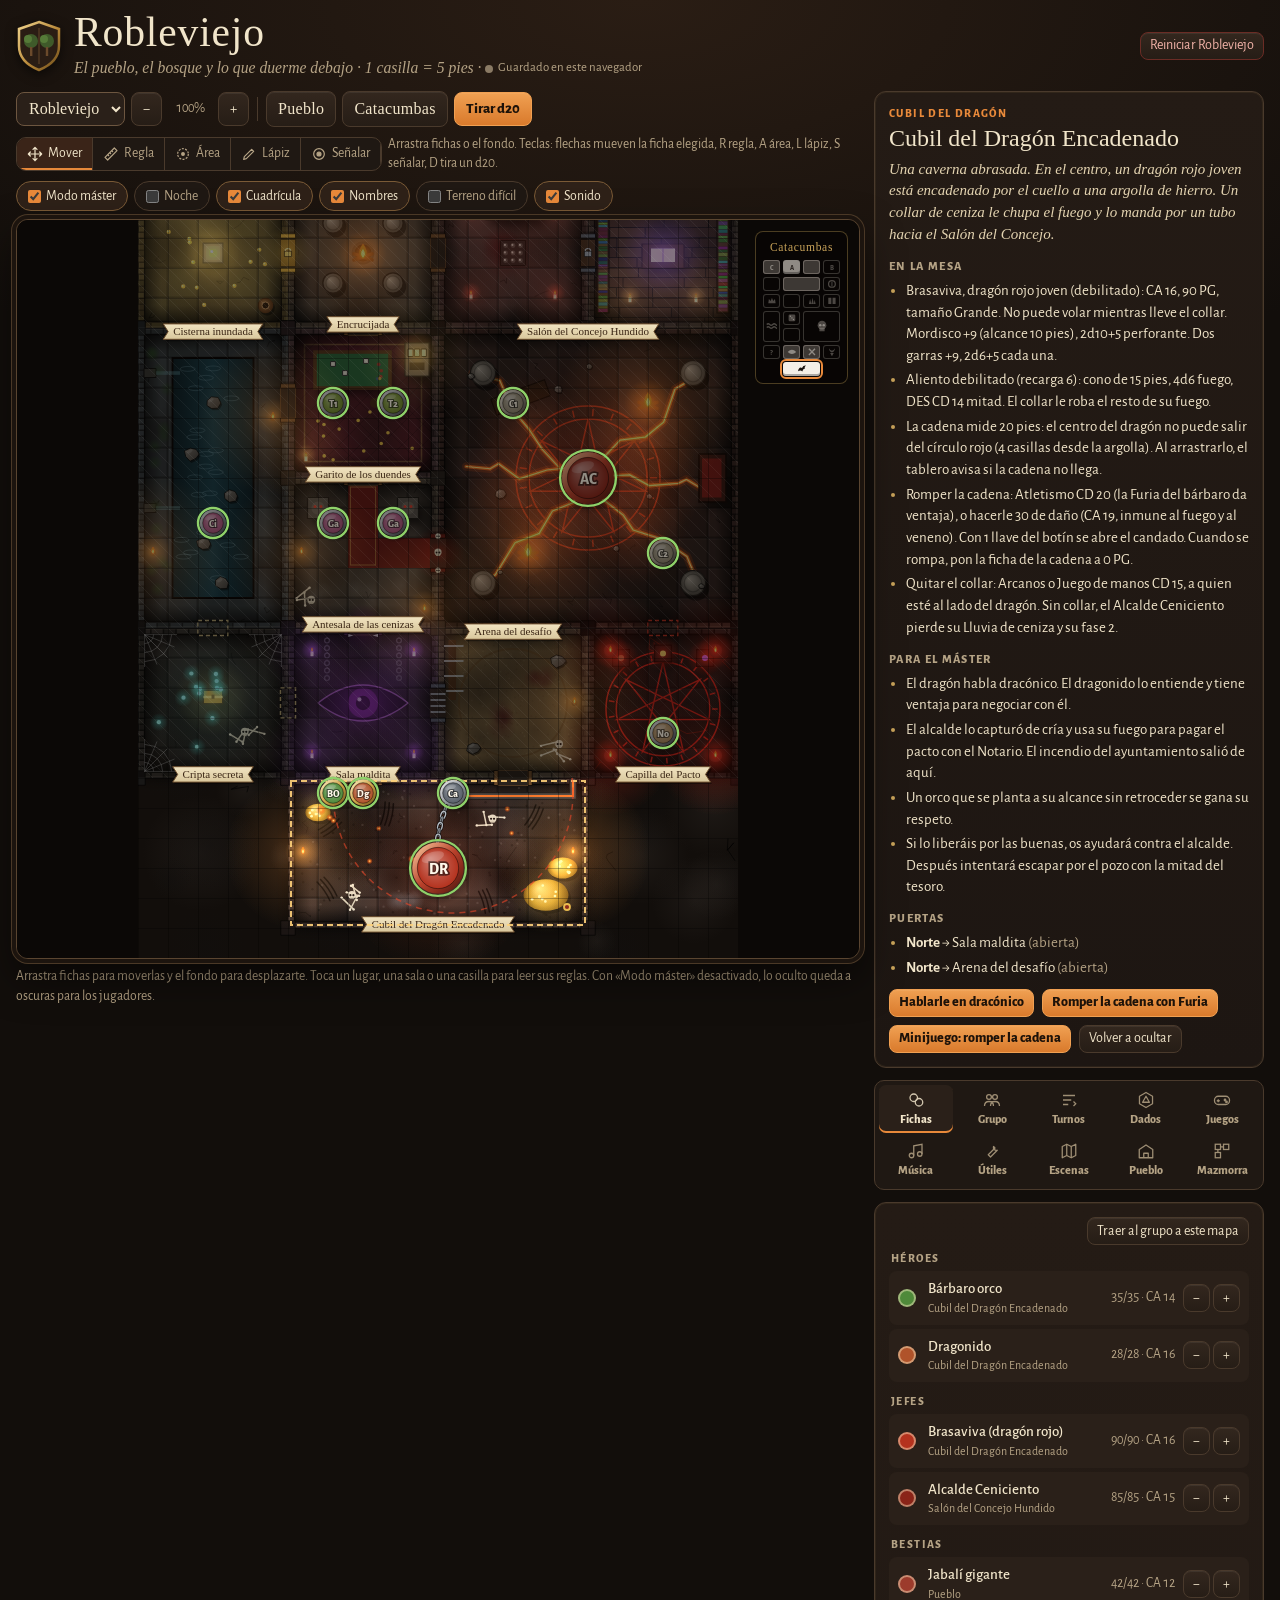
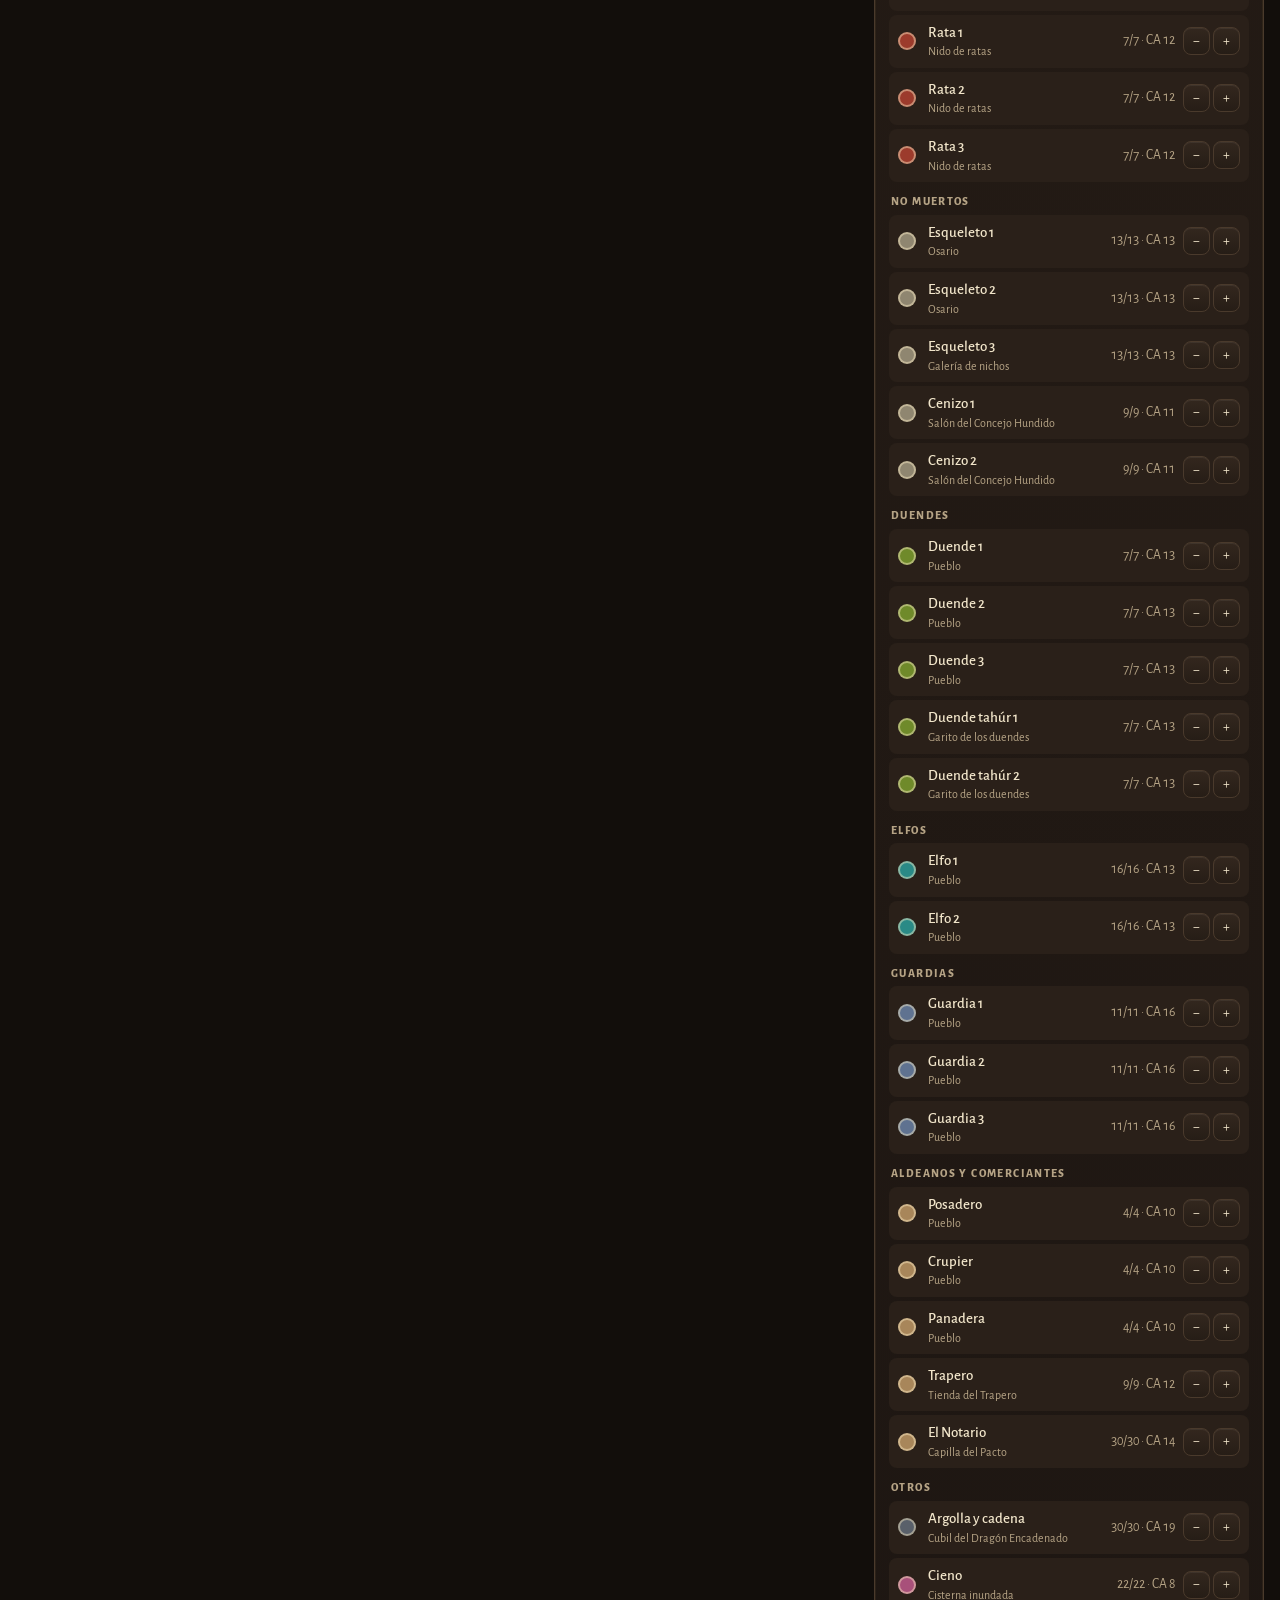
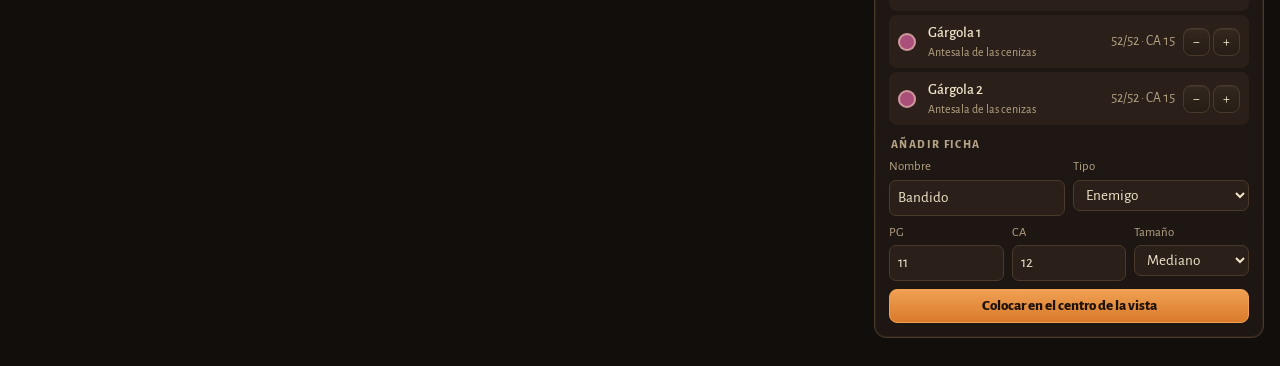
<file: Pueblo de Robleviejo.html>
<!doctype html><html><head><meta charset=utf8><meta name=viewport content="width=device-width,initial-scale=1,viewport-fit=cover"><style>:root{color-scheme:light;box-sizing:border-box;padding-top:env(safe-area-inset-top,0px);padding-bottom:env(safe-area-inset-bottom,0px)}html{scroll-padding-top:env(safe-area-inset-top,0px)}body{margin:0;padding:0;font:14px -apple-system,BlinkMacSystemFont,sans-serif;background:#fff;color:#000}img{max-width:100%}[hidden]:not([hidden=until-found i]){display:none!important}</style></head><body>
<title>Pueblo de Robleviejo</title>
<link rel="preconnect" href="https://fonts.googleapis.com">
<link rel="stylesheet" href="https://fonts.googleapis.com/css2?family=IM+Fell+English+SC&family=IM+Fell+English:ital@1&family=Alegreya+Sans:wght@400;500;700;800&display=swap">
<style>
/* Mesa de juego: tablero (pueblo arriba, catacumbas debajo) a la izquierda; libro del máster a la derecha. Un único look oscuro: madera quemada, latón y brasas. */
:root{
  --table:#120e0b; --panel:#1f1813; --panel2:#2a2019; --line:#4a3a2c; --brass:#c9a35a;
  --ink:#f1e5ca; --muted:#b5a385; --ember:#e8893a; --blood:#c4483c; --moss:#86b04e;
  --display:'IM Fell English SC','Palatino Linotype',Georgia,serif;
  --italic:'IM Fell English','Palatino Linotype',Georgia,serif;
  --body:'Alegreya Sans','Segoe UI',system-ui,sans-serif;
  color-scheme:dark;
}
*{box-sizing:border-box}
html,body{background:var(--table);color:var(--ink)}
body{font-family:var(--body);font-size:15px;line-height:1.45;padding-inline:16px;padding-block:12px 28px;
  background:radial-gradient(120% 80% at 50% 0%,#2a1d14 0%,var(--table) 60%) fixed,var(--table)}
h1,h2,h3{font-family:var(--display);font-weight:400;margin:0;text-wrap:balance}
button,input,select{font:inherit;color:inherit}
button{cursor:pointer}
:focus-visible{outline:2px solid var(--ember);outline-offset:2px}

.top{display:flex;align-items:center;justify-content:space-between;gap:12px;flex-wrap:wrap;margin:0 auto 12px;max-width:1440px}
.brand{display:flex;align-items:center;gap:12px;min-width:0}
.crest{width:46px;height:52px;flex:none;filter:drop-shadow(0 3px 6px rgba(0,0,0,.6))}
.top h1{font-size:clamp(1.8rem,4.2vw,2.6rem);line-height:1;letter-spacing:.02em}
.top .sub{margin:3px 0 0;color:var(--muted);font-family:var(--italic);font-style:italic;font-size:.98rem}

.app{display:grid;grid-template-columns:1fr;gap:14px;max-width:1440px;margin-inline:auto}
@media (min-width:920px){.app{grid-template-columns:minmax(0,1fr) 390px;align-items:start}}

.boardcol{min-width:0;display:flex;flex-direction:column;gap:8px}
.toolbar{display:flex;flex-wrap:wrap;gap:6px;align-items:center}
.btn{background:linear-gradient(#33271e,#261d16);border:1px solid var(--line);border-radius:8px;padding:5px 11px;min-height:34px;box-shadow:inset 0 1px 0 rgba(255,255,255,.06)}
.btn:hover{border-color:#6d5640}
.btn.primary{background:linear-gradient(#f0a052,#d97a2c);border-color:#f0a052;color:#1d1209;font-weight:800}
.btn.danger{border-color:#6b2c25;color:#f2b3a8}
.btn.sm{min-height:28px;padding:2px 9px;font-size:.88rem}
.btn.jump{font-family:var(--display);font-size:1rem;letter-spacing:.02em}
.zoomlbl{min-width:44px;text-align:center;font-variant-numeric:tabular-nums;color:var(--muted);font-size:.85rem}
.sep{width:1px;height:24px;background:var(--line);margin-inline:2px}
.tog{display:inline-flex;align-items:center;gap:5px;background:var(--panel);border:1px solid var(--line);border-radius:999px;padding:3px 11px;font-size:.86rem;min-height:30px;cursor:pointer;user-select:none;color:var(--muted)}
.tog:has(input:checked){color:var(--ink);border-color:#7a5a36;background:#2e2118}
.tog input{accent-color:var(--ember);margin:0}

.stage{position:relative}
.wrap{position:relative;overflow:auto;border:1px solid #5a4530;border-radius:12px;background:#0b0806;height:64vh;min-height:380px;
  box-shadow:0 0 0 4px #1c140e,0 0 0 5px #4a3826,0 18px 40px rgba(0,0,0,.55)}
@media (min-width:920px){.wrap{height:calc(100vh - 160px);min-height:540px}}
#cv{display:block;touch-action:none;margin-inline:auto}
.hint{margin:0;color:var(--muted);font-size:.85rem}

/* Minimapa estilo Isaac */
.minifloat{position:absolute;top:12px;right:12px;padding:7px;border-radius:8px;background:rgba(8,6,5,.78);border:1px solid rgba(201,163,90,.35);--m:17px;backdrop-filter:blur(2px)}
.minifloat .mtitle{font-family:var(--display);font-size:.72rem;color:var(--brass);text-align:center;margin-bottom:4px;letter-spacing:.06em}
.mini{display:grid;grid-template-columns:repeat(4,var(--m));grid-template-rows:repeat(7,calc(var(--m)*.82));gap:3px}
.mr{border:0;padding:0;border-radius:3px;background:#8f8a84;display:grid;place-items:center;color:#2a2420;box-shadow:inset 0 -2px 0 rgba(0,0,0,.3)}
.mr svg{width:min(14px,70%);height:min(14px,70%)}
.mr.unk{background:#3d3834;color:#8f8a84;box-shadow:inset 0 0 0 1px #6d6660}
.mr.hid{background:transparent;box-shadow:inset 0 0 0 1px rgba(143,138,132,.35);color:rgba(143,138,132,.5)}
.mr.here{background:#f4efe6;color:#1a1410}
.mr.sel{outline:2px solid var(--ember);outline-offset:1px}
.minibig{--m:52px;justify-content:center}
.minibig .mr svg{width:22px;height:22px}

.side{display:flex;flex-direction:column;gap:12px;min-width:0}
.card{background:linear-gradient(180deg,#241b15,#1d1612);border:1px solid var(--line);border-radius:12px;padding:14px;box-shadow:inset 0 0 0 1px rgba(201,163,90,.08)}
.sel h2{font-size:1.5rem;line-height:1.12}
.eyebrow{font-size:.72rem;text-transform:uppercase;letter-spacing:.12em;color:var(--ember);font-weight:800;margin-bottom:2px}
.sel p{margin:.45em 0}
.sel ul{margin:.3em 0 .5em;padding-left:1.1em}
.sel li{margin:.18em 0}
.sel li::marker{color:var(--brass)}
.sel h3,.h3{font-family:var(--body);font-weight:800;font-size:.76rem;text-transform:uppercase;letter-spacing:.11em;color:var(--muted);margin-top:12px}
.muted{color:var(--muted)}
.flavor{font-family:var(--italic);font-style:italic;color:#e3d3b0}
.actres{margin-top:8px;padding:9px 11px;border-radius:9px;background:#2e2219;border-left:3px solid var(--ember)}
.actres:empty{display:none}

.tabs{display:grid;grid-template-columns:repeat(3,1fr);gap:3px;background:var(--panel);border:1px solid var(--line);border-radius:10px;padding:4px}
.tab{background:none;border:0;border-radius:7px;padding:7px 2px;font-weight:800;color:var(--muted);font-size:.84rem}
.tab[aria-selected="true"]{background:var(--panel2);color:var(--ink);box-shadow:inset 0 -2px 0 var(--ember)}
.pane[hidden]{display:none!important}

.row{display:flex;gap:8px;align-items:center;flex-wrap:wrap}
.field{display:flex;flex-direction:column;gap:3px;font-size:.8rem;color:var(--muted);min-width:0}
.field input,.field select{background:var(--panel2);border:1px solid var(--line);border-radius:7px;padding:6px 8px;color:var(--ink);font-size:.95rem;min-width:0;width:100%}
.grid2{display:grid;grid-template-columns:1fr 1fr;gap:8px}
.grid3{display:grid;grid-template-columns:repeat(3,1fr);gap:8px}

.hpbox{display:flex;align-items:center;gap:8px;margin-top:8px}
.hpbar{flex:1;height:10px;background:#3a2a20;border-radius:6px;overflow:hidden;box-shadow:inset 0 1px 2px rgba(0,0,0,.5)}
.hpbar i{display:block;height:100%;border-radius:6px}
.hpnum{font-variant-numeric:tabular-nums;font-weight:800;min-width:62px;text-align:right}
.chips{display:flex;flex-wrap:wrap;gap:5px;margin-top:6px}
.chip{border:1px solid var(--line);background:var(--panel2);border-radius:999px;padding:2px 10px;font-size:.82rem;color:var(--muted)}
.chip[aria-pressed="true"]{background:#5a2a1c;border-color:var(--ember);color:var(--ink)}

.tlist{display:flex;flex-direction:column;gap:4px;margin:0;padding:0;list-style:none}
.tl{display:grid;grid-template-columns:22px minmax(0,1fr) auto auto;align-items:center;gap:8px;padding:6px 8px;border-radius:8px;background:var(--panel2);border:1px solid transparent;cursor:pointer}
.tl.on{border-color:var(--ember)}
.tl.dead,.il.dead{opacity:.5}
.dot{width:18px;height:18px;border-radius:50%;border:2px solid rgba(255,240,200,.45);flex:none}
.nm{overflow:hidden;text-overflow:ellipsis;white-space:nowrap;font-weight:500}
.tl .hp{font-variant-numeric:tabular-nums;font-size:.85rem;color:var(--muted)}
.grp{font-size:.72rem;text-transform:uppercase;letter-spacing:.12em;color:var(--muted);margin:12px 2px 4px;font-weight:800}
.grp:first-child{margin-top:0}

.dice{display:grid;grid-template-columns:repeat(7,1fr);gap:5px}
.die{background:linear-gradient(#33271e,#261d16);border:1px solid var(--line);border-radius:9px;padding:9px 0;font-weight:800;font-size:1rem}
.die:hover{border-color:var(--ember)}
.die.d20{background:linear-gradient(#4a2a18,#331c10);border-color:#7a4424}
.result{display:flex;align-items:baseline;gap:12px;margin-top:12px;padding:10px 12px;background:var(--panel2);border-radius:10px;min-height:66px}
.big{font-family:var(--display);font-size:2.6rem;line-height:1;font-variant-numeric:tabular-nums}
.big.crit{color:#ffcf6e}.big.fail{color:var(--blood)}
.hist{list-style:none;margin:8px 0 0;padding:0;font-size:.85rem;color:var(--muted);display:flex;flex-direction:column;gap:2px;font-variant-numeric:tabular-nums}
.seg{display:inline-flex;border:1px solid var(--line);border-radius:8px;overflow:hidden}
.seg button{background:var(--panel2);border:0;padding:5px 10px;font-size:.85rem;color:var(--muted)}
.seg button[aria-pressed="true"]{background:#5a2a1c;color:var(--ink)}
.sub-block{margin-top:14px;padding-top:12px;border-top:1px dashed var(--line)}

.ilist{list-style:none;margin:8px 0 0;padding:0;display:flex;flex-direction:column;gap:4px}
.il{display:grid;grid-template-columns:34px 18px minmax(0,1fr) auto;gap:8px;align-items:center;padding:6px 8px;border-radius:8px;background:var(--panel2);cursor:pointer;border:1px solid transparent}
.il.cur{border-color:var(--ember);background:#3a2418}
.il .ini{font-variant-numeric:tabular-nums;font-weight:800;text-align:center}
.il .x{background:none;border:0;color:var(--muted);padding:2px 6px}
.round{font-family:var(--display);font-size:1.25rem}

.places{display:flex;flex-direction:column;gap:4px;list-style:none;margin:0;padding:0}
.places button{width:100%;text-align:left;background:var(--panel2);border:1px solid transparent;border-radius:8px;padding:7px 10px}
.places button:hover{border-color:var(--line)}
.places small{display:block;color:var(--muted)}

.hud{display:grid;grid-template-columns:repeat(3,1fr);gap:8px}
.hudc{display:flex;flex-direction:column;align-items:center;gap:4px;background:var(--panel2);border-radius:10px;padding:8px 4px;border:1px solid var(--line)}
.hudc svg{width:22px;height:22px}
.hudc b{font-family:var(--display);font-size:1.5rem;line-height:1;font-variant-numeric:tabular-nums}
.hudc span{font-size:.75rem;color:var(--muted);text-transform:uppercase;letter-spacing:.1em}
.hudc .row{gap:4px}
.legend{display:grid;grid-template-columns:1fr 1fr;gap:4px 10px;margin:8px 0 0;padding:0;list-style:none;font-size:.85rem;color:var(--muted)}
.legend li{display:flex;align-items:center;gap:6px}
.legend i{width:20px;height:16px;border-radius:3px;background:#8f8a84;color:#2a2420;display:grid;place-items:center;flex:none}
.legend svg{width:12px;height:12px}
.rules{margin:.4em 0 0;padding-left:1.1em;font-size:.9rem}
.rules li{margin:.2em 0}
.sym{display:inline-block;padding:1px 7px;border-radius:5px;background:#3a2a1e;border:1px solid var(--line);font-weight:800;margin-right:3px}
/* Bandeja de dados */
.gt{font-family:var(--display);font-size:1.35rem;line-height:1.1;color:var(--ink);margin:0;text-transform:none;letter-spacing:0}
.gp{font-size:.88rem;margin:.35em 0 0}
.trayWrap{position:relative;margin-top:10px;border-radius:14px;box-shadow:0 10px 24px rgba(0,0,0,.55)}
.trayWrap canvas{display:block;width:100%;border-radius:14px;cursor:pointer;touch-action:manipulation}
.trayTotal{position:absolute;top:-14px;right:16px;min-width:52px;text-align:center;padding:4px 12px 2px;border-radius:999px;background:linear-gradient(#f0a052,#b9601f);border:2px solid #2a1a0e;font-family:var(--display);font-size:1.7rem;line-height:1.1;color:#1d1209;box-shadow:0 4px 10px rgba(0,0,0,.6);pointer-events:none;font-variant-numeric:tabular-nums}
.pool{display:flex;flex-wrap:wrap;gap:5px;margin-top:10px;min-height:30px;align-items:center;font-size:.88rem}
.pchip{display:inline-flex;align-items:center;gap:2px;background:var(--panel2);border:1px solid #6d5640;border-radius:999px;padding:2px 2px 2px 11px;font-weight:800;font-variant-numeric:tabular-nums}
.pchip button{background:none;border:0;color:var(--muted);padding:2px 7px;border-radius:999px}
.pchip button:hover{color:var(--ink);background:#3a2a1e}
.die{display:flex;flex-direction:column;align-items:center;gap:2px;padding:7px 0 5px;min-width:0}
.die svg{width:24px;height:24px}
.die span{font-size:.78rem}
.presets{display:flex;flex-wrap:wrap;gap:5px;margin-top:10px}
.btn.roll{flex:1;font-size:1.02rem;min-height:40px}
.btn:disabled{opacity:.45;cursor:default}
.tnum{font-variant-numeric:tabular-nums}
/* Minijuegos */
.gnav{display:grid;grid-template-columns:repeat(3,1fr);gap:4px;margin-bottom:12px}
.gnav button{background:var(--panel2);border:1px solid var(--line);border-radius:9px;padding:8px 4px;font-family:var(--display);font-size:.95rem;color:var(--muted);line-height:1.1}
.gnav button[aria-pressed="true"]{color:var(--ink);border-color:var(--ember);background:#3a2418}
.chainbar{display:flex;align-items:center;gap:8px;margin-top:12px}
.links{display:flex;gap:3px;flex:1}
.links i{flex:1;height:14px;border-radius:7px;border:3px solid #b3bac2;box-shadow:0 1px 2px rgba(0,0,0,.6)}
.links i.br{border-color:#4a4440;border-style:dashed;box-shadow:none}
.meter{position:relative;height:48px;border-radius:10px;background:linear-gradient(#2a201a,#140f0c);border:1px solid #5a4530;overflow:hidden;margin-top:10px;cursor:pointer;box-shadow:inset 0 2px 8px rgba(0,0,0,.7)}
.meter .zone{position:absolute;top:0;bottom:0}
.meter .ok{background:rgba(134,176,78,.32);border-inline:1px solid rgba(134,176,78,.75)}
.meter .gold{background:linear-gradient(rgba(255,214,110,.8),rgba(232,137,58,.65));box-shadow:0 0 14px rgba(255,200,90,.6)}
.meter .mark{position:absolute;top:-2px;bottom:-2px;width:6px;margin-left:-3px;background:#fff;border-radius:3px;box-shadow:0 0 10px #fff,0 0 2px #000}
.runes{display:grid;grid-template-columns:1fr 1fr;gap:10px;margin-top:12px}
.rune{aspect-ratio:1.7;border-radius:12px;border:2px solid var(--rc);background:radial-gradient(circle at 50% 40%,color-mix(in srgb,var(--rc) 22%,#1a130f),#140f0c);color:var(--rc);display:grid;place-items:center;transition:transform .08s,box-shadow .12s,background .12s}
.rune svg{width:40%;height:70%}
.rune.lit{background:var(--rc);color:#1a0f08;box-shadow:0 0 24px var(--rc);transform:scale(1.04)}
.rune:disabled{cursor:default}
.gstatus{font-weight:800;margin:.6em 0 0;min-height:1.4em}
/* Escenarios, herramientas, grupo, música y útiles */
.tabs{grid-template-columns:repeat(5,1fr)}
.tab{display:flex;flex-direction:column;align-items:center;gap:2px;padding:6px 2px 5px;font-size:.76rem;min-width:0}
.tab svg{width:18px;height:18px;opacity:.85}
.tab[hidden]{display:none}
.scsel{background:var(--panel2);border:1px solid #6d5640;border-radius:8px;padding:5px 8px;min-height:34px;color:var(--ink);max-width:min(230px,100%);font-family:var(--display);font-size:1rem}
.cloud{display:inline-flex;align-items:center;gap:5px;font-style:normal;font-family:var(--body);font-size:.8rem}
.cloud i{width:8px;height:8px;border-radius:50%;background:#8a7a64}
.cloud.on i{background:var(--moss);box-shadow:0 0 6px var(--moss)}
.toolseg{display:inline-flex;flex-wrap:wrap;border:1px solid var(--line);border-radius:10px;overflow:hidden;background:var(--panel)}
.toolseg button{display:inline-flex;align-items:center;gap:5px;background:none;border:0;border-right:1px solid var(--line);padding:5px 10px;min-height:32px;color:var(--muted);font-size:.86rem}
.toolseg button:last-child{border-right:0}
.toolseg button svg{width:16px;height:16px}
.toolseg button[aria-pressed="true"]{background:#3a2418;color:var(--ink);box-shadow:inset 0 -2px 0 var(--ember)}
.toolseg button[hidden]{display:none}
.toolopts{display:flex;flex-wrap:wrap;gap:6px;align-items:center;font-size:.84rem;min-width:0;flex:1}
.toolopts select{background:var(--panel2);border:1px solid var(--line);border-radius:7px;padding:4px 6px;color:var(--ink)}
.sw{width:22px;height:22px;border-radius:50%;border:2px solid rgba(255,255,255,.35);padding:0;flex:none}
.sw[aria-pressed="true"]{outline:2px solid var(--ember);outline-offset:2px}
.dicepop{position:absolute;left:50%;bottom:14px;transform:translateX(-50%);width:min(340px,calc(100% - 24px));z-index:5;filter:drop-shadow(0 14px 26px rgba(0,0,0,.65))}
.dicepop .trayWrap{margin:0}
.popx{position:absolute;top:-12px;right:-8px;z-index:2;width:30px;height:30px;border-radius:50%;background:#2a1d14;border:1px solid #6d5640;color:var(--ink)}
.popcap{margin-top:6px;background:rgba(18,13,10,.94);border:1px solid #5a4530;border-radius:10px;padding:6px 12px;display:flex;align-items:baseline;gap:10px;min-height:44px}
.popcap .big{font-size:2rem}
.toast{position:fixed;left:50%;bottom:calc(18px + env(safe-area-inset-bottom,0px));transform:translateX(-50%);background:#2e2219;border:1px solid var(--ember);color:var(--ink);padding:9px 16px;border-radius:10px;z-index:50;box-shadow:0 10px 24px rgba(0,0,0,.55);max-width:calc(100% - 32px);font-weight:500}
.h3{font-family:var(--body);font-weight:800;font-size:.76rem;text-transform:uppercase;letter-spacing:.11em;color:var(--muted);margin-top:12px;margin-bottom:6px}
textarea{background:var(--panel2);border:1px solid var(--line);border-radius:8px;color:var(--ink);padding:8px;font:inherit;width:100%;min-height:70px;resize:vertical}
.field textarea{font-size:.95rem}
/* grupo */
.pc{background:var(--panel2);border:1px solid var(--line);border-radius:10px;margin-top:8px}
.pc[open]{border-color:#6d5640}
.pc>summary{list-style:none;cursor:pointer;display:grid;grid-template-columns:22px minmax(0,1fr) auto;gap:8px;align-items:center;padding:8px 10px}
.pc>summary::-webkit-details-marker{display:none}
.pcsum{font-size:.85rem;color:var(--muted);text-align:right;font-variant-numeric:tabular-nums;display:flex;flex-direction:column;align-items:flex-end;gap:3px}
.pcsum b{color:var(--ink)}
.minihp{display:block;width:70px;height:6px;border-radius:3px;background:#3a2a20;overflow:hidden}
.minihp i{display:block;height:100%}
.pbody{padding:0 10px 12px;display:flex;flex-direction:column;gap:8px}
.stats{display:grid;grid-template-columns:repeat(6,1fr);gap:4px}
.stat{display:flex;flex-direction:column;align-items:center;background:#1c1511;border:1px solid var(--line);border-radius:8px;padding:4px 2px;min-width:0}
.stat span{font-size:.64rem;letter-spacing:.1em;color:var(--muted);font-weight:800}
.stat input{width:100%;text-align:center;background:none;border:0;color:var(--ink);font-weight:800;font-size:1rem;padding:0;min-width:0}
.stat button{background:#3a2a1e;border:1px solid #6d5640;border-radius:999px;color:var(--ink);font-weight:800;font-size:.8rem;padding:0 7px;margin-top:2px}
.stat button:hover{background:#5a2a1c}
.rowline{display:grid;grid-template-columns:minmax(0,1fr) auto auto;gap:6px;align-items:center;padding:4px 0;border-bottom:1px dashed rgba(109,86,64,.4)}
.rowline .x,.trk .x{background:none;border:0;color:var(--muted);padding:2px 6px}
.addrow{display:flex;gap:4px;flex-wrap:wrap;align-items:center}
.addrow input:not([type=checkbox]){background:#1c1511;border:1px solid var(--line);border-radius:7px;padding:5px 7px;color:var(--ink);min-width:0;flex:1}
.pips{display:inline-flex;gap:4px}
.pip{width:18px;height:18px;border-radius:50%;border:2px solid var(--line);background:none;padding:0}
.pip.ok[aria-pressed="true"]{background:var(--moss);border-color:var(--moss)}
.pip.ko[aria-pressed="true"]{background:var(--blood);border-color:var(--blood)}
.hud{margin-top:6px}
/* música */
.amb{display:grid;grid-template-columns:1fr 1fr;gap:8px}
.ambc{border:1px solid var(--line);border-radius:12px;padding:10px;background:linear-gradient(160deg,var(--ac1) -30%,#1a130f 75%);display:flex;flex-direction:column;gap:6px;min-width:0}
.ambc.on{border-color:var(--ember);box-shadow:0 0 0 1px var(--ember),0 0 20px rgba(232,137,58,.22)}
.ambc b{font-family:var(--display);font-size:1.12rem;font-weight:400}
.ambc small{color:var(--muted);font-size:.78rem;line-height:1.25;min-height:2em}
.ambc input[type=range],.field input[type=range]{accent-color:var(--ember)}
.eq{display:inline-flex;gap:2px;align-items:flex-end;height:14px}
.eq i{width:3px;height:3px;background:var(--muted);border-radius:1px}
.ambc.on .eq i{background:var(--ember);animation:eq .8s ease-in-out infinite alternate}
.ambc.on .eq i:nth-child(2){animation-delay:.25s}.ambc.on .eq i:nth-child(3){animation-delay:.5s}
@keyframes eq{from{height:3px}to{height:14px}}
.pads{display:grid;grid-template-columns:repeat(4,1fr);gap:6px}
.pad{display:flex;flex-direction:column;align-items:center;gap:3px;padding:9px 2px 7px;border-radius:10px;border:1px solid var(--line);background:radial-gradient(circle at 50% 30%,#3a2a1e,#1c1511);font-size:.78rem;color:var(--ink);transition:transform .08s}
.pad svg{width:24px;height:24px;color:var(--brass)}
.pad.hit{transform:scale(.94);border-color:var(--ember)}
.tracks{list-style:none;padding:0;margin:8px 0 0;display:flex;flex-direction:column;gap:4px}
.trk{display:grid;grid-template-columns:auto minmax(0,1fr) auto;gap:8px;align-items:center;padding:6px 8px;border-radius:8px;background:var(--panel2);border:1px solid transparent}
.trk.on{border-color:var(--ember)}
/* útiles */
details.tool{border:1px solid var(--line);border-radius:10px;background:var(--panel2);margin-top:8px}
details.tool>summary{cursor:pointer;padding:9px 12px;font-family:var(--display);font-size:1.1rem;list-style:none;display:flex;justify-content:space-between;align-items:center}
details.tool>summary::-webkit-details-marker{display:none}
details.tool>summary::after{content:'+';color:var(--muted);font-family:var(--body);font-weight:800}
details.tool[open]>summary::after{content:'−'}
details.tool .tb{padding:0 12px 12px}
.genbtns{display:flex;flex-wrap:wrap;gap:5px}
.genout{list-style:none;margin:10px 0 0;padding:0;display:flex;flex-direction:column;gap:6px}
.genout li{background:#1c1511;border:1px solid var(--line);border-radius:8px;padding:8px 10px;font-size:.92rem}
.clock{font-family:var(--display);font-size:1.6rem;line-height:1.1}
.timer{font-family:var(--display);font-size:2.6rem;line-height:1;font-variant-numeric:tabular-nums}
.timer.alert{color:var(--blood)}
.conds{margin:0}.conds dt{font-weight:800;margin-top:8px}.conds dd{margin:2px 0 0;color:var(--muted);font-size:.88rem}
/* escenas */
.sclist{list-style:none;margin:0;padding:0;display:flex;flex-direction:column;gap:6px}
[hidden]{display:none!important}
.scitem{display:flex;flex-wrap:wrap;justify-content:space-between;gap:8px;align-items:center;padding:8px 10px;border-radius:10px;background:var(--panel2);border:1px solid var(--line)}
.scitem>span:first-child{flex:1 1 170px}
.scitem.on{border-color:var(--ember);background:#2e2118}
.scitem b{font-family:var(--display);font-weight:400;font-size:1.1rem}
@media (max-width:420px){.scitem{grid-template-columns:1fr}}
.palette{display:grid;grid-template-columns:repeat(5,1fr);gap:5px}
.pal{display:flex;flex-direction:column;align-items:center;gap:3px;padding:6px 2px;border-radius:8px;border:1px solid var(--line);background:var(--panel2);font-size:.72rem;color:var(--muted);min-width:0}
.pal i{width:26px;height:18px;border-radius:4px;border:1px solid rgba(0,0,0,.6);box-shadow:inset 0 1px 0 rgba(255,255,255,.15)}
.pal[aria-pressed="true"]{border-color:var(--ember);color:var(--ink);background:#3a2418}
.wrapseg{display:flex;flex-wrap:wrap}
.wrapseg button{flex:1}
@media (prefers-reduced-motion:reduce){*{transition:none!important}}
</style>

<header class="top">
  <div class="brand">
    <svg class="crest" viewBox="0 0 46 52" aria-hidden="true">
      <defs><linearGradient id="cg" x1="0" y1="0" x2="1" y2="1"><stop offset="0" stop-color="#f0d38c"/><stop offset=".55" stop-color="#b8893a"/><stop offset="1" stop-color="#6b4a18"/></linearGradient></defs>
      <path d="M23 2 L43 9 V26 C43 39 33 46 23 50 C13 46 3 39 3 26 V9 Z" fill="#2a1d14" stroke="url(#cg)" stroke-width="2.5"/>
      <path d="M23 8 V44" stroke="#5a4026" stroke-width="1.2"/>
      <circle cx="15" cy="21" r="7" fill="#3f5a2a"/><circle cx="12" cy="19" r="4" fill="#557a38"/><rect x="14" y="27" width="2.4" height="9" fill="#6b4a2b"/>
      <circle cx="31" cy="21" r="7" fill="#3f5a2a"/><circle cx="28" cy="19" r="4" fill="#557a38"/><rect x="29.8" y="27" width="2.4" height="9" fill="#6b4a2b"/>
      <path d="M10 38 H36" stroke="url(#cg)" stroke-width="1.5"/>
    </svg>
    <div>
      <h1 id="scTitle">Robleviejo</h1>
      <p class="sub"><span id="scSub">El pueblo, el bosque y lo que duerme debajo</span> · 1 casilla = 5 pies · <span class="cloud" id="cloudStat"><i></i><span>Guardado en este navegador</span></span></p>
    </div>
  </div>
  <button class="btn sm danger" id="resetBtn" type="button">Reiniciar Robleviejo</button>
</header>

<main class="app">
  <section class="boardcol">
    <div class="toolbar">
      <select class="scsel" id="scSel" aria-label="Escenario en la mesa"></select>
      <button class="btn" id="zoomOut" type="button" aria-label="Alejar">−</button>
      <span class="zoomlbl" id="zoomLbl">100%</span>
      <button class="btn" id="zoomIn" type="button" aria-label="Acercar">+</button>
      <span class="sep"></span>
      <span id="bJump" class="row" style="gap:6px"><button class="btn jump" id="goTown" type="button">Pueblo</button><button class="btn jump" id="goCrypt" type="button">Catacumbas</button></span>
      <button class="btn primary" id="quickD20" type="button">Tirar d20</button>
    </div>
    <div class="toolbar">
      <div class="toolseg" id="toolSeg" role="group" aria-label="Herramienta del tablero">
        <button type="button" data-tool="move" aria-pressed="true"><svg viewBox="0 0 24 24" fill="none" stroke="currentColor" stroke-width="1.8" stroke-linecap="round" stroke-linejoin="round"><path d="M12 2v20M2 12h20M12 2l-3 3M12 2l3 3M12 22l-3-3M12 22l3-3M2 12l3-3M2 12l3 3M22 12l-3-3M22 12l-3 3"/></svg>Mover</button>
        <button type="button" data-tool="ruler" aria-pressed="false"><svg viewBox="0 0 24 24" fill="none" stroke="currentColor" stroke-width="1.8" stroke-linejoin="round"><path d="M3 17 17 3l4 4L7 21z"/><path d="M7 13l2 2M10 10l2 2M13 7l2 2"/></svg>Regla</button>
        <button type="button" data-tool="aoe" aria-pressed="false"><svg viewBox="0 0 24 24" fill="none" stroke="currentColor" stroke-width="1.8"><circle cx="12" cy="12" r="8" stroke-dasharray="3 2"/><circle cx="12" cy="12" r="2" fill="currentColor"/></svg>Área</button>
        <button type="button" data-tool="pen" aria-pressed="false"><svg viewBox="0 0 24 24" fill="none" stroke="currentColor" stroke-width="1.8" stroke-linejoin="round"><path d="M4 20l4-1 11-11-3-3L5 16z"/></svg>Lápiz</button>
        <button type="button" data-tool="ping" aria-pressed="false"><svg viewBox="0 0 24 24" fill="none" stroke="currentColor" stroke-width="1.8"><circle cx="12" cy="12" r="3" fill="currentColor"/><circle cx="12" cy="12" r="8"/></svg>Señalar</button>
        <button type="button" data-tool="paint" aria-pressed="false" id="toolPaint" hidden><svg viewBox="0 0 24 24" fill="none" stroke="currentColor" stroke-width="1.8" stroke-linejoin="round"><path d="M14 4l6 6-8 8H6v-6z"/><path d="M3 21h8"/></svg>Pintar</button>
      </div>
      <div class="toolopts" id="toolOpts"></div>
    </div>
    <div class="toolbar">
      <label class="tog"><input type="checkbox" id="optMaster" checked> Modo máster</label>
      <label class="tog"><input type="checkbox" id="optNight"> Noche</label>
      <label class="tog"><input type="checkbox" id="optGrid" checked> Cuadrícula</label>
      <label class="tog"><input type="checkbox" id="optLabels" checked> Nombres</label>
      <label class="tog"><input type="checkbox" id="optDiff"> Terreno difícil</label>
      <label class="tog"><input type="checkbox" id="optSound" checked> Sonido</label>
    </div>
    <div class="stage">
      <div class="wrap" id="wrap"><canvas id="cv" aria-label="Tablero de juego con fichas movibles"></canvas></div>
      <div class="minifloat" id="miniFloat" hidden><div class="mtitle">Catacumbas</div><div class="mini" id="miniSmall"></div></div>
      <div class="dicepop" id="dicePop" hidden><button class="popx" id="popX" type="button" aria-label="Cerrar los dados">✕</button><div class="trayWrap"><canvas id="popCv" aria-label="Dados rodando"></canvas></div><div class="popcap" id="popCap"></div></div>
    </div>
    <p class="hint">Arrastra fichas para moverlas y el fondo para desplazarte. Toca un lugar, una sala o una casilla para leer sus reglas. Con «Modo máster» desactivado, lo oculto queda a oscuras para los jugadores.</p>
  </section>

  <aside class="side">
    <div class="card sel" id="sel"></div>
    <div class="tabs" role="tablist">
      <button class="tab" role="tab" id="t-fichas" aria-selected="true" type="button"><svg viewBox="0 0 24 24" fill="none" stroke="currentColor" stroke-width="1.7"><circle cx="9" cy="9" r="5"/><circle cx="16" cy="15" r="5"/></svg>Fichas</button>
      <button class="tab" role="tab" id="t-grupo" aria-selected="false" type="button"><svg viewBox="0 0 24 24" fill="none" stroke="currentColor" stroke-width="1.7"><circle cx="8" cy="8" r="3.2"/><circle cx="16" cy="8" r="3.2"/><path d="M2 20c0-4 3-6 6-6s6 2 6 6M10 20c0-4 3-6 6-6s6 2 6 6"/></svg>Grupo</button>
      <button class="tab" role="tab" id="t-ini" aria-selected="false" type="button"><svg viewBox="0 0 24 24" fill="none" stroke="currentColor" stroke-width="1.7"><path d="M4 6h16M4 12h11M4 18h7"/><path d="M18 14l3 3-3 3"/></svg>Turnos</button>
      <button class="tab" role="tab" id="t-dados" aria-selected="false" type="button"><svg viewBox="0 0 24 24" fill="none" stroke="currentColor" stroke-width="1.7" stroke-linejoin="round"><polygon points="12,2 20.7,7 20.7,17 12,22 3.3,17 3.3,7"/><polygon points="12,7 16.5,15 7.5,15"/></svg>Dados</button>
      <button class="tab" role="tab" id="t-juegos" aria-selected="false" type="button"><svg viewBox="0 0 24 24" fill="none" stroke="currentColor" stroke-width="1.7"><rect x="2" y="7" width="20" height="11" rx="5"/><path d="M7 11v4M5 13h4"/><circle cx="16" cy="12" r="1" fill="currentColor"/><circle cx="18" cy="14.5" r="1" fill="currentColor"/></svg>Juegos</button>
      <button class="tab" role="tab" id="t-musica" aria-selected="false" type="button"><svg viewBox="0 0 24 24" fill="none" stroke="currentColor" stroke-width="1.7"><path d="M9 18V5l11-2v13"/><circle cx="6" cy="18" r="3"/><circle cx="17" cy="16" r="3"/></svg>Música</button>
      <button class="tab" role="tab" id="t-utiles" aria-selected="false" type="button"><svg viewBox="0 0 24 24" fill="none" stroke="currentColor" stroke-width="1.7" stroke-linejoin="round"><path d="M14 6a4 4 0 0 0 5 5l-9 9-3-3 9-9a4 4 0 0 0-2-2z"/></svg>Útiles</button>
      <button class="tab" role="tab" id="t-escenas" aria-selected="false" type="button"><svg viewBox="0 0 24 24" fill="none" stroke="currentColor" stroke-width="1.7" stroke-linejoin="round"><path d="M3 6l6-3 6 3 6-3v15l-6 3-6-3-6 3z"/><path d="M9 3v15M15 6v15"/></svg>Escenas</button>
      <button class="tab" role="tab" id="t-lugares" aria-selected="false" type="button"><svg viewBox="0 0 24 24" fill="none" stroke="currentColor" stroke-width="1.7" stroke-linejoin="round"><path d="M3 21V10l9-6 9 6v11z"/><path d="M9 21v-6h6v6"/></svg>Pueblo</button>
      <button class="tab" role="tab" id="t-crypt" aria-selected="false" type="button"><svg viewBox="0 0 24 24" fill="none" stroke="currentColor" stroke-width="1.7"><rect x="3" y="3" width="7" height="7"/><rect x="14" y="3" width="7" height="7"/><rect x="3" y="14" width="7" height="7"/><path d="M10 6.5h4M6.5 10v4"/></svg>Mazmorra</button>
    </div>

    <div class="card pane" id="p-fichas">
      <div class="row" style="justify-content:flex-end;margin-bottom:6px"><button class="btn sm" id="bringParty" type="button">Traer al grupo a este mapa</button></div><div id="tokList"></div>
      <div class="grp">Añadir ficha</div>
      <form id="addForm" class="grid2">
        <label class="field">Nombre<input id="addName" value="Bandido" required></label>
        <label class="field">Tipo<select id="addKind">
          <option value="custom">Enemigo</option><option value="hero">Héroe</option><option value="duende">Duende</option>
          <option value="elfo">Elfo</option><option value="guardia">Guardia</option><option value="npc">Aldeano</option>
          <option value="boar">Bestia</option><option value="undead">No muerto</option><option value="boss">Jefe</option>
        </select></label>
        <div class="grid3" style="grid-column:1/-1">
          <label class="field">PG<input id="addHp" type="number" min="1" value="11"></label>
          <label class="field">CA<input id="addAc" type="number" min="1" value="12"></label>
          <label class="field">Tamaño<select id="addSize"><option value="1">Mediano</option><option value="2">Grande</option></select></label>
        </div>
        <button class="btn primary" type="submit" style="grid-column:1/-1">Colocar en el centro de la vista</button>
      </form>
    </div>

    <div class="card pane" id="p-dados" hidden>
      <div class="row" style="justify-content:space-between;align-items:flex-end">
        <div><div class="eyebrow">Toca la bandeja para tirar</div><h3 class="gt">Bandeja de dados</h3></div>
        <label class="field" style="width:120px">Juego de dados<select id="diceSet"><option value="hueso">Hueso</option><option value="rubi">Rubí</option><option value="obsidiana">Obsidiana</option><option value="esmeralda">Esmeralda</option></select></label>
      </div>
      <div class="trayWrap"><canvas id="trayCv" role="button" tabindex="0" aria-label="Bandeja de dados: toca para tirar"></canvas><div class="trayTotal" id="trayTotal" hidden></div></div>
      <div class="pool" id="pool"></div>
      <div class="dice" id="dieBtns" style="margin-top:8px"></div>
      <div class="row" style="margin-top:10px;align-items:flex-end">
        <label class="field" style="width:96px">Modificador<input id="dMod" type="number" value="0"></label>
        <div class="field">Un d20 con…
          <div class="seg" id="advSeg">
            <button type="button" data-a="0" aria-pressed="true">Normal</button>
            <button type="button" data-a="1" aria-pressed="false">Ventaja</button>
            <button type="button" data-a="-1" aria-pressed="false">Desv.</button>
          </div>
        </div>
      </div>
      <div class="row" style="margin-top:10px"><button class="btn sm" id="poolClear" type="button">Vaciar</button><button class="btn primary roll" id="rollBtn" type="button">Tirar dados</button></div>
      <div class="presets" id="presets"></div>
      <form id="exprForm" class="row" style="margin-top:8px"><label class="field" style="flex:1">Escribe una tirada<input id="dExpr" placeholder="2d6+1d4+3" autocomplete="off"></label><button class="btn sm primary" type="submit" style="align-self:flex-end">Tirar</button></form>
      <div class="result" id="dRes"><span class="big">–</span><span class="muted">Añade dados y tira</span></div>
      <ul class="hist" id="dHist"></ul>
    </div>

    <div class="card pane" id="p-juegos" hidden>
      <div class="gnav">
        <button type="button" data-g="chain" aria-pressed="true">Romper la cadena</button>
        <button type="button" data-g="runes" aria-pressed="false">Runas del Notario</button>
        <button type="button" data-g="tuerto" aria-pressed="false">Dados del Tuerto</button>
      </div>
      <section class="game" id="g-chain">
        <div class="eyebrow">Cubil del dragón · Furia del bárbaro</div>
        <h3 class="gt">Romper la cadena</h3>
        <p class="muted gp">Pulsa «¡Golpe!» (o toca la barra) cuando la marca blanca pase por la zona verde. La dorada es un golpe brutal. Si fallas, Brasaviva te muerde. Cada acierto acelera la marca.</p>
        <div class="chainbar"><span class="muted">Cadena</span><div class="links" id="chLinks"></div><b id="chHp" class="tnum">30/30</b></div>
        <div class="meter" id="chMeter" role="button" aria-label="Barra de golpe"><div class="zone ok" id="chOk"></div><div class="zone gold" id="chGold"></div><div class="mark" id="chMark"></div></div>
        <div class="row" style="margin-top:10px"><label class="tog"><input type="checkbox" id="chRage" checked> En Furia</label><button class="btn primary roll" id="chHit" type="button">¡Golpe!</button><button class="btn sm" id="chReset" type="button">Reiniciar</button></div>
        <div class="actres" id="chOut"></div>
      </section>
      <section class="game" id="g-runes" hidden>
        <div class="eyebrow">Capilla del Pacto · Memoria</div>
        <h3 class="gt">Las runas del Notario</h3>
        <p class="muted gp">El Notario enciende sus runas en orden y vosotros las repetís. Cada ronda añade una más. Si llegáis a 6 seguidas, rompe uno de sus contratos.</p>
        <div class="runes" id="runes"></div>
        <div class="row" style="margin-top:10px;justify-content:space-between"><span class="round" id="rnRound">Ronda 0 / 6</span><button class="btn primary" id="rnStart" type="button">Empezar</button></div>
        <p class="gstatus" id="rnStatus"></p>
        <div class="actres" id="rnOut"></div>
      </section>
      <section class="game" id="g-tuerto" hidden>
        <div class="eyebrow">Taberna y garito · Apuestas</div>
        <h3 class="gt">Dados del Tuerto</h3>
        <p class="muted gp">Tus dados de hueso contra los de obsidiana de la casa, 2d6 cada uno. Gana el más alto y el empate es para la casa. Si ganas con dobles, cobras el triple.</p>
        <div class="trayWrap"><canvas id="tuertoCv" aria-label="Mesa de los Dados del Tuerto"></canvas></div>
        <div class="row" style="margin-top:10px;align-items:flex-end"><label class="field" style="width:100px">Apuesta (po)<input id="bet" type="number" min="1" value="5"></label><label class="tog"><input type="checkbox" id="betLoot"> Usar el botín</label><button class="btn primary roll" id="playTuerto" type="button">Tirar</button></div>
        <p id="casinoRes" style="margin:.6em 0 0"></p>
      </section>
    </div>

    <div class="card pane" id="p-ini" hidden>
      <div class="row" style="justify-content:space-between">
        <span class="round" id="roundLbl">Sin combate</span>
        <div class="row">
          <button class="btn sm" id="iniRoll" type="button">Tirar iniciativa</button>
          <button class="btn sm primary" id="iniNext" type="button">Siguiente turno</button>
        </div>
      </div>
      <p class="muted" style="font-size:.85rem;margin:.5em 0 0">Tira d20 + modificador para cada ficha en pie y visible. Toca un nombre para seleccionarla.</p>
      <ul class="ilist" id="iniList"></ul>
      <button class="btn sm" id="iniClear" type="button" style="margin-top:8px">Terminar combate</button>
    </div>

    <div class="card pane" id="p-lugares" hidden>
      <ul class="places" id="placeList"></ul>
    </div>

    <div class="card pane" id="p-crypt" hidden>
      <div class="eyebrow">Botín del grupo</div>
      <div class="hud" id="hud"></div>
      <div class="sub-block">
        <div class="row" style="justify-content:space-between"><h3 style="font-size:1.2rem">Mapa de las catacumbas</h3>
          <div class="row" style="gap:4px"><button class="btn sm" id="revAll" type="button">Revelar todo</button><button class="btn sm" id="hideAll" type="button">Ocultar</button></div></div>
        <div class="mini minibig" id="miniBig" style="margin-top:10px"></div>
        <ul class="legend" id="legend"></ul>
      </div>
      <div class="sub-block">
        <h3 style="font-size:1.1rem">Reglas de la mazmorra</h3>
        <ul class="rules">
          <li>Al entrar en una sala con enemigos, sus puertas se cierran hasta que caen todos.</li>
          <li><b>Candado</b>: gasta 1 llave, o Herramientas de ladrón CD 15, o Fuerza CD 17.</li>
          <li><b>Puerta dorada</b>: solo con llave.</li>
          <li><b>Bomba</b>: 3d6 contundente en 5 pies (DES CD 13, mitad). Rompe rocas y abre paredes secretas.</li>
          <li><b>Rocas</b>: obstáculo y cobertura media. Las marcadas con X esconden 2d10 po.</li>
          <li><b>Puerta de pinchos</b>: 1d6 perforante al cruzarla.</li>
          <li><b>Reja</b> del desafío: solo se abre con todo el grupo a PG máximos.</li>
          <li><b>Grietas de brasas</b> (jefe): 1d6 fuego a quien empiece su turno encima.</li>
        </ul>
      </div>
    </div>
    <div class="card pane" id="p-grupo" hidden>
      <div class="row" style="justify-content:space-between"><h3 class="gt">Hojas del grupo</h3><div class="row" style="gap:4px"><button class="btn sm" id="restShort" type="button">Descanso corto</button><button class="btn sm" id="restLong" type="button">Descanso largo</button></div></div>
      <p class="muted gp">Los personajes valen para todos los escenarios: sus PG y estados son los mismos en cualquier mapa.</p>
      <div class="eyebrow" style="margin-top:12px">Bolsa del grupo</div>
      <div class="hud"></div>
      <div id="partyList"></div>
      <button class="btn primary" id="pcNew" type="button" style="margin-top:10px;width:100%">Nuevo personaje</button>
    </div>

    <div class="card pane" id="p-musica" hidden>
      <div class="row" style="justify-content:space-between"><h3 class="gt">Música de rol</h3><button class="btn sm danger" id="mzStop" type="button">Parar todo</button></div>
      <p class="muted gp">Ambientes generados en tu navegador: puedes mezclar varios a la vez, como Mazmorra con Hoguera.</p>
      <label class="field" style="margin-top:8px">Volumen general<input type="range" id="mzVol" min="0" max="1" step=".01" value=".7"></label>
      <div class="amb" id="ambGrid" style="margin-top:10px"></div>
      <div class="h3">Efectos de sonido</div>
      <div class="pads" id="padGrid"></div>
      <div class="h3">Tu música</div>
      <p class="muted gp">Sube tus canciones (MP3, OGG, WAV…). Se guardan en este navegador y suenan en bucle o en lista.</p>
      <div class="row" style="margin-top:8px"><label class="btn primary" for="mzFiles">Añadir canciones</label><input type="file" id="mzFiles" accept="audio/*" multiple hidden>
        <button class="btn sm" id="trPrev" type="button" aria-label="Anterior">«</button><button class="btn sm" id="trPlay" type="button">Reproducir</button><button class="btn sm" id="trNext" type="button" aria-label="Siguiente">»</button><button class="chip" id="trLoop" type="button" aria-pressed="false">Repetir</button></div>
      <label class="field" style="margin-top:8px">Volumen de tus canciones<input type="range" id="trVol" min="0" max="1" step=".01" value=".8"></label>
      <ul class="tracks" id="trackList"></ul>
      <p class="muted gp" style="margin-top:10px">Más música: <a href="https://tabletopaudio.com" target="_blank" rel="noopener">Tabletop Audio</a> o <a href="https://www.youtube.com/results?search_query=dnd+ambience" target="_blank" rel="noopener">ambientes de rol en YouTube</a> (se abren en otra pestaña).</p>
    </div>

    <div class="card pane" id="p-utiles" hidden>
      <h3 class="gt">Útiles para la partida</h3>
      <details class="tool" open><summary>Generadores</summary><div class="tb">
        <div class="grid3"><label class="field">Raza<select id="genRace"><option value="aleatoria">Al azar</option><option value="humano">Humano</option><option value="elfo">Elfo</option><option value="enano">Enano</option><option value="orco">Orco</option><option value="mediano">Mediano</option><option value="dracónido">Dracónido</option><option value="tiefling">Tiefling</option></select></label>
          <label class="field">Entorno<select id="genEnv"><option value="bosque">Bosque</option><option value="mazmorra">Mazmorra</option><option value="camino">Camino</option><option value="montana">Montaña</option><option value="pantano">Pantano</option><option value="ciudad">Ciudad de noche</option><option value="cripta">Cripta</option></select></label>
          <label class="field">Nivel del botín<select id="genLvl"><option value="1">1–4</option><option value="2">5–10</option><option value="3">11–16</option><option value="4">17–20</option></select></label></div>
        <div class="genbtns" id="genBtns" style="margin-top:8px"><button class="btn sm primary" type="button" data-gen="pnj">PNJ</button><button class="btn sm" type="button" data-gen="nombre">Nombre</button><button class="btn sm primary" type="button" data-gen="encuentro">Encuentro</button><button class="btn sm" type="button" data-gen="botin">Botín</button><button class="btn sm" type="button" data-gen="clima">Clima</button><button class="btn sm" type="button" data-gen="rumor">Rumor</button><button class="btn sm" type="button" data-gen="taberna">Taberna</button></div>
        <ul class="genout" id="genOut"></ul></div></details>
      <details class="tool"><summary>Reloj del mundo</summary><div class="tb">
        <div class="row" style="justify-content:space-between;align-items:baseline"><span class="clock"><span id="clkDay">Día 1</span> · <span id="clkTime">08:00</span></span><span class="muted" id="clkPer">Mañana</span></div>
        <div class="row" id="clkBtns" style="margin-top:8px"><button class="btn sm" type="button" data-adv="10">+10 min</button><button class="btn sm" type="button" data-adv="60">+1 h</button><button class="btn sm" type="button" data-adv="480">+8 h</button><button class="btn sm" type="button" data-adv="1440">+1 día</button><button class="btn sm" type="button" data-adv="dawn">Al amanecer</button></div>
        <label class="tog" style="margin-top:8px"><input type="checkbox" id="clkSync"> La hora oscurece el mapa de noche</label></div></details>
      <details class="tool"><summary>Temporizador de turno</summary><div class="tb">
        <div class="row" style="justify-content:space-between"><span class="timer" id="tmShow">1:00</span><label class="field" style="width:110px">Duración<select id="tmLen"><option value="30">30 s</option><option value="60" selected>1 min</option><option value="90">1:30</option><option value="120">2 min</option><option value="300">5 min</option></select></label></div>
        <div class="row"><button class="btn sm primary" id="tmGo" type="button">Empezar</button><button class="btn sm" id="tmReset" type="button">Reiniciar</button><label class="tog"><input type="checkbox" id="tmAuto"> Reiniciar con cada turno</label></div>
        <div class="row" style="margin-top:10px;justify-content:space-between"><span class="muted">Tiempo de sesión <b class="tnum" id="ssShow">0:00</b></span><span class="row" style="gap:4px"><button class="btn sm" id="ssGo" type="button">Empezar</button><button class="btn sm" id="ssReset" type="button">A cero</button></span></div></div></details>
      <details class="tool"><summary>Diario de campaña</summary><div class="tb">
        <textarea id="journal" rows="7" placeholder="Qué pasó, quién mintió, qué debe el grupo…" aria-label="Diario de campaña"></textarea>
        <div class="row" style="margin-top:6px"><button class="btn sm" id="jrStamp" type="button">Marca de día y hora</button><span class="muted" style="font-size:.82rem">Se guarda solo.</span></div></div></details>
      <details class="tool"><summary>Estados (5e)</summary><div class="tb"><dl class="conds">
        <dt>Agarrado</dt><dd>Velocidad 0. Termina si quien agarra queda incapacitado o te saca de su alcance.</dd>
        <dt>Apresado</dt><dd>Velocidad 0. Los ataques contra ti tienen ventaja y los tuyos desventaja. Desventaja en salvaciones de Destreza.</dd>
        <dt>Asustado</dt><dd>Desventaja en pruebas y ataques mientras veas la fuente del miedo. No puedes acercarte a ella por voluntad propia.</dd>
        <dt>Aturdido</dt><dd>Incapacitado, sin moverte y hablando a trompicones. Fallas salvaciones de Fuerza y Destreza. Los ataques contra ti tienen ventaja.</dd>
        <dt>Cegado</dt><dd>Fallas pruebas que dependan de la vista. Los ataques contra ti tienen ventaja y los tuyos desventaja.</dd>
        <dt>Derribado</dt><dd>Solo puedes arrastrarte. Desventaja en tus ataques. Cuerpo a cuerpo contra ti con ventaja; a distancia, con desventaja. Levantarse cuesta la mitad del movimiento.</dd>
        <dt>Ensordecido</dt><dd>Fallas pruebas que dependan del oído.</dd>
        <dt>Envenenado</dt><dd>Desventaja en tiradas de ataque y pruebas de característica.</dd>
        <dt>Hechizado</dt><dd>No puedes atacar a quien te hechizó, y él tiene ventaja en pruebas sociales contigo.</dd>
        <dt>Incapacitado</dt><dd>No puedes hacer acciones ni reacciones.</dd>
        <dt>Inconsciente</dt><dd>Incapacitado y derribado; sueltas lo que llevas. Fallas salvaciones de Fuerza y Destreza. Ataques con ventaja; un impacto a 5 pies es crítico.</dd>
        <dt>Invisible</dt><dd>Los ataques contra ti tienen desventaja y los tuyos ventaja.</dd>
        <dt>Paralizado</dt><dd>Incapacitado y sin moverte. Fallas salvaciones de Fuerza y Destreza. Ataques con ventaja; un impacto a 5 pies es crítico.</dd>
        <dt>Petrificado</dt><dd>Convertido en piedra e incapacitado. Resistencia a todo el daño; inmune a veneno y enfermedad.</dd>
        <dt>Agotamiento</dt><dd>Seis niveles que se acumulan: desventaja en pruebas, velocidad a la mitad, desventaja en ataques y salvaciones, PG máximos a la mitad, velocidad 0 y, en el sexto, la muerte.</dd></dl></div></details>
      <details class="tool"><summary>Reglas rápidas</summary><div class="tb"><ul class="rules">
        <li><b>Dificultad</b>: 5 muy fácil, 10 fácil, 15 media, 20 difícil, 25 muy difícil, 30 casi imposible.</li>
        <li><b>Cobertura</b>: media +2 a CA y salvaciones de Destreza; tres cuartos +5; total, no se puede apuntar.</li>
        <li><b>Caída</b>: 1d6 contundente por cada 10 pies (máximo 20d6).</li>
        <li><b>Descanso corto</b>: 1 hora; gastas dados de golpe para curarte.</li>
        <li><b>Descanso largo</b>: 8 horas; recuperas todos los PG y la mitad de los dados de golpe.</li>
        <li><b>Luz</b>: en penumbra, desventaja en Percepción por vista; en oscuridad total, como cegado.</li>
        <li><b>Contener la respiración</b>: 1 + modificador de Constitución minutos (mínimo 30 segundos).</li>
        <li><b>Saltar</b>: con carrerilla, tantos pies de longitud como tu Fuerza; de altura, 3 + modificador de Fuerza.</li></ul></div></details>
    </div>

    <div class="card pane" id="p-escenas" hidden>
      <h3 class="gt">Escenarios</h3>
      <p class="muted gp">Cada escenario tiene su mapa, sus fichas y su niebla. El grupo es el mismo en todos.</p>
      <ul class="sclist" id="scList" style="margin-top:10px"></ul>
      <div class="sub-block">
        <div class="eyebrow">Nuevo escenario</div>
        <form id="scForm" class="grid2" style="margin-top:6px">
          <label class="field" style="grid-column:1/-1">Nombre<input id="scName" value="Cripta olvidada" required></label>
          <label class="field">Plantilla<select id="scTpl"><option value="mazmorra">Mazmorra aleatoria</option><option value="cueva">Cueva</option><option value="bosque">Claro del bosque</option><option value="sala">Sala con paredes</option><option value="vacio">Mapa vacío</option><option value="imagen">Desde una imagen</option></select></label>
          <label class="field">Suelo base<select id="scBase"></select></label>
          <label class="field">Ancho (casillas)<input id="scCols" type="number" min="8" max="60" value="24"></label>
          <label class="field">Alto (casillas)<input id="scRows" type="number" min="8" max="60" value="18"></label>
          <label class="field" id="scImgWrap" style="grid-column:1/-1" hidden>Imagen del mapa (una foto de tu dibujo vale; el alto se ajusta solo)<input id="scImg" type="file" accept="image/*"></label>
          <button class="btn primary" type="submit" style="grid-column:1/-1">Crear y abrir</button>
        </form>
      </div>
      <p class="muted gp" id="edHint" style="margin-top:12px">Abre o crea un escenario propio para editarlo. Robleviejo es fijo.</p>
      <div id="editor" class="sub-block" hidden>
        <div class="row" style="justify-content:space-between"><div><div class="eyebrow">Editor</div><h3 class="gt" id="edName"></h3></div><label class="tog"><input type="checkbox" id="edOn"> Pintar en el mapa</label></div>
        <p class="muted gp" id="edInfo"></p>
        <label class="field" style="margin-top:8px">Nombre del escenario<input id="edRename"></label>
        <div class="h3">Herramienta</div><div class="seg wrapseg" id="edMode"></div>
        <div class="row" style="margin-top:6px"><span class="muted">Pincel</span><div class="seg" id="edBrush"></div><button class="btn sm" id="edUndo" type="button">Deshacer</button></div>
        <div class="h3">Terreno</div><div class="palette" id="edPal"></div>
        <div class="h3">Niebla de guerra</div>
        <div class="row"><button class="btn sm" id="fogAll" type="button">Cubrir todo</button><button class="btn sm" id="fogNone" type="button">Quitar toda</button><label class="tog"><input type="checkbox" id="edAuto" checked> Los héroes descubren a su alrededor</label></div>
        <div class="h3">Imagen de fondo</div>
        <label class="field">Subir una imagen (foto de un mapa dibujado, por ejemplo)<input id="edImg" type="file" accept="image/*"></label>
        <div class="row" id="edBgBox" style="margin-top:6px"><label class="field" style="flex:1">Opacidad<input type="range" id="edBgOp" min=".2" max="1" step=".05" value="1"></label><button class="btn sm danger" id="edBgDel" type="button" style="align-self:flex-end">Quitar imagen</button></div>
        <div class="h3">Tamaño y terreno</div>
        <div class="row" style="align-items:flex-end"><label class="field" style="width:84px">Ancho<input id="edCols" type="number" min="8" max="60"></label><label class="field" style="width:84px">Alto<input id="edRows" type="number" min="8" max="60"></label><button class="btn sm" id="edResize" type="button">Aplicar tamaño</button></div>
        <div class="row" style="margin-top:6px;align-items:flex-end"><label class="field" style="flex:1">Plantilla<select id="edTpl"><option value="mazmorra">Mazmorra aleatoria</option><option value="cueva">Cueva</option><option value="bosque">Claro del bosque</option><option value="sala">Sala con paredes</option><option value="vacio">Vacío</option></select></label><button class="btn sm" id="edRegen" type="button">Generar de nuevo</button></div>
        <div class="row" style="margin-top:10px"><button class="btn sm primary" id="edParty" type="button">Traer al grupo</button><button class="btn sm" id="edClear" type="button">Quitar fichas que no son del grupo</button></div>
      </div>
    </div>
  </aside>
</main>
<div class="toast" id="toast" role="status" aria-live="polite" hidden></div>

<script>
(()=>{
const B_COLS=20, VROWS=35, CY=38, SLOT=5, B_ROWS=CY+7*SLOT+1, CHAIN_R=4, KEY='robleviejo_tablero_v2', OLDKEY='robleviejo_tablero_v1';
const CAMP_KEY='mesa_campana_v1',SCN_KEY='mesa_escenarios_v1',ACT_KEY='mesa_activo_v1';
let COLS=B_COLS, ROWS=B_ROWS;
const $=s=>document.querySelector(s);
const esc=s=>String(s??'').replace(/[&<>"']/g,c=>({'&':'&amp;','<':'&lt;','>':'&gt;','"':'&quot;',"'":'&#39;'}[c]));
function rng(seed){return function(){seed|=0;seed=seed+0x6D2B79F5|0;let t=Math.imul(seed^seed>>>15,1|seed);t=t+Math.imul(t^t>>>7,61|t)^t;return((t^t>>>14)>>>0)/4294967296}}
function d(n){const a=new Uint32Array(1);crypto.getRandomValues(a);return 1+(a[0]%n)}
const pick=a=>a[d(a.length)-1];
const $$=s=>[...document.querySelectorAll(s)];const clamp=(v,a,b)=>Math.max(a,Math.min(b,v));
const reduce=matchMedia('(prefers-reduced-motion: reduce)').matches;
function toast(msg){const t=$('#toast');if(!t)return;t.textContent=msg;t.hidden=false;clearTimeout(toast.t);toast.t=setTimeout(()=>t.hidden=true,3400)}

/* =================== DATOS: PUEBLO =================== */
const KC={boar:'#9c3b2c',duende:'#6f8a2a',elfo:'#2a8a86',guardia:'#5f7290',npc:'#a8865a',custom:'#a8507a',hero:'#3f7fbf',undead:'#8f8670',boss:'#8a2418'};
const HERO_C=['#3f7fbf','#8a55c2','#3a9a6a','#c99a2a'];
const CONDS=['Derribado','Agarrado','Asustado','Envenenado','Cegado','Oculto','Inconsciente','Maldito'];

const PLACES=[
 {id:'lair',name:'Guarida del jabalí',kind:'circle',cx:5.5,cy:4.5,r:2.6,label:[5.5,7.5],
  desc:'Un claro pisoteado en el corazón del bosque. Huele a barro, almizcle y carne podrida. Huesos de ciervo y de algún perro del pueblo asoman entre el fango.',
  rules:['El barro alrededor del revolcadero es terreno difícil.','Carga del jabalí: si avanza 20 pies en línea recta y acierta, +2d6 de daño y salvación de Fuerza CD 13 o la víctima cae derribada.','La madriguera bajo las raíces cabe una criatura Mediana arrastrándose.'],
  hooks:['Entre los huesos hay un escudo con el emblema de la guardia: alguien vino antes y no volvió.']},
 {id:'camp',name:'Campamento élfico',kind:'circle',cx:12.5,cy:3,r:1.5,label:[12.5,1.2],
  desc:'Dos petates y una hoguera sin humo. Los elfos vigilan al jabalí porque creen que es una bestia sagrada enloquecida, no un simple animal.',
  rules:['Sigilo de los elfos +6. Percepción CD 15 para verlos antes de que hablen.','Persuasión CD 13 para que ayuden contra el jabalí; Intimidación los vuelve hostiles.'],
  hooks:['Saben que el alcalde baja cada noche al pozo. Solo lo dirán si el jabalí sobrevive.']},
 {id:'forest',name:'Bosque de Hojanegra',kind:'rect',x:0,y:0,w:15,h:11,label:[7.3,0.6],
  desc:'Robles y hayas apretados, maleza espinosa y un sendero de leñadores que sube desde el pueblo.',
  rules:['La maleza es terreno difícil (activa «Terreno difícil» para verla).','Los árboles bloquean el paso y dan cobertura completa.','Supervivencia CD 12 para seguir el rastro del jabalí; CD 15 para notar que algo más lo sigue.'],
  hooks:['Los duendes ponen trampas de cuerda en el sendero: Percepción CD 13 o derribado.']},
 {id:'house',name:'Casa de la Chimenea',kind:'rect',x:15,y:1,w:5,h:9,label:[17.5,0.45],down:'sotano',
  desc:'Casa de piedra pegada al bosque, con una gran chimenea que nunca se apaga. Parece la casa de un leñador, pero es la guarida de alguien.',
  rules:['Bajo la alfombra hay una trampilla (Percepción CD 14) que baja al Sótano de la Chimenea, en las catacumbas (entrada B).','Por la chimenea se puede trepar al tejado (Atletismo CD 13, 1d4 de fuego si falla).','El caldero contiene un aceite inflamable: arrojarlo hace 2d6 de fuego en 5 pies.'],
  hooks:['El aceite del caldero es el mismo que prendió el ayuntamiento.']},
 {id:'shed',name:'Leñera',kind:'rect',x:5,y:11,w:3,h:2,label:[6.5,13.45],
  desc:'Un cobertizo abierto con troncos apilados y un tocón con un hacha clavada.',
  rules:['La pila de troncos da cobertura media.','Derribar la pila (Fuerza CD 14) hace rodar troncos: 2d6 contundente en una línea de 15 pies.'],
  hooks:['Un duende duerme aquí dentro, abrazado a una bolsa de monedas del casino.']},
 {id:'fountain',name:'Fuente de la plaza',kind:'circle',cx:16,cy:14.5,r:1.4,label:[16,12.55],
  desc:'Una fuente octogonal con la estatua del fundador. Le falta la cabeza desde hace una semana.',
  rules:['El pilón da cobertura media a criaturas Medianas.','Agua de 3 pies de profundidad: terreno difícil.'],
  hooks:['La cabeza de la estatua está en el casino, como trofeo de una apuesta.']},
 {id:'plaza',name:'Plaza Mayor',kind:'rect',x:7,y:12,w:12,h:5,label:[10.8,12.6],
  desc:'Empedrado, farolas, un puesto de mercado y un tablón de anuncios: «SE BUSCA: jabalí gigante. Recompensa 50 po. Firmado: el alcalde».',
  rules:['El puesto de mercado da cobertura media.'],
  hooks:['El alcalde no ha aparecido desde el incendio, pero alguien sigue firmando los carteles.']},
 {id:'tavern',name:'Taberna El Dado Tuerto',kind:'rect',x:1,y:17,w:6,h:9,label:[4,16.45],
  desc:'Barra larga, barriles y mesas redondas arriba; abajo, sobre una alfombra roja, el casino: dos mesas de cartas, una ruleta y la escalera a las habitaciones.',
  rules:['Hacer trampas: Juego de manos CD 15. Si falla, el crupier lo ve y avisa a la guardia.','Leer a un rival en las cartas: Perspicacia contra su Engaño.','Volcar una mesa da cobertura media (acción adicional).','Juega a «Dados del Tuerto» desde la pestaña Dados.'],
  hooks:['El posadero debe dinero a alguien peligroso.','El crupier guarda la cabeza de la estatua tras la barra.']},
 {id:'hall',name:'Ayuntamiento quemado',kind:'rect',x:8,y:18,w:6,h:8,label:[11,17.5],down:'archivo',
  desc:'Paredes negras, vigas caídas y brasas que aún humean. La campana del pueblo yace rajada en el suelo.',
  rules:['Los escombros son terreno difícil.','Vigas inestables: quien pase por una casilla de escombros tira Destreza CD 12 o recibe 1d6 contundente.','Brasas: una criatura que termine su turno sobre ellas recibe 1 de fuego.','La trampilla del centro baja al Archivo quemado, en las catacumbas (entrada A).'],
  hooks:['Investigación CD 14: el fuego empezó desde dentro.']},
 {id:'bakery',name:'Panadería',kind:'rect',x:4,y:30,w:5,h:4,label:[6.5,29.55],
  desc:'Horno de leña siempre encendido, mostrador con hogazas y sacos de harina.',
  rules:['Lanzar un saco de harina: nube de 10 pies que deja cegado hasta el final del siguiente turno (Constitución CD 12).','La boca del horno hace 2d6 de fuego a quien empujen dentro.'],
  hooks:['A la panadera le roban grano cada noche. Las huellas llevan a la Casa de la Chimenea.']},
 {id:'barracks',name:'Cuartel de la guardia',kind:'rect',x:14,y:30,w:5,h:4,label:[16.5,34.45],
  desc:'Literas, un armero con lanzas y una celda con barrotes.',
  rules:['Los barrotes de la celda: Fuerza CD 18 para doblarlos, Herramientas de ladrón CD 15 para la cerradura.','El armero tiene 4 lanzas y 2 ballestas ligeras.'],
  hooks:['En la celda hay un duende que jura no haber quemado nada.']},
 {id:'well',name:'Pozo',kind:'circle',cx:11.5,cy:31.5,r:0.9,label:[11.5,32.9],down:'pozo',
  desc:'Pozo de piedra con cubo y cuerda. Más hondo de lo que debería.',
  rules:['Bajar por la cuerda lleva al Fondo del pozo, en las catacumbas (entrada C). Atletismo CD 12; si falla, 2d6 contundente.'],
  hooks:['El eco del fondo devuelve risas de duende.']},
 {id:'pond',name:'Estanque',kind:'rect',x:0.5,y:26.6,w:4.3,h:3.4,label:[2.6,30.55],
  desc:'Agua quieta con juncos y nenúfares.',rules:['Agua: terreno difícil. Las criaturas dentro tienen cobertura media contra ataques a distancia.'],hooks:['Algo brilla en el fondo: un anillo con el sello del alcalde.']},
 {id:'oaks',name:'Robles gemelos',kind:'rect',x:14.3,y:24.6,w:3.8,h:5.4,label:[16.2,24.2],
  desc:'Los dos robles centenarios que dan nombre al pueblo.',rules:['Trepar: Atletismo CD 10. Desde arriba se ve todo el pueblo y se tiene cobertura media.'],hooks:[]},
 {id:'gate',name:'Puerta Este',kind:'rect',x:18,y:19,w:2,h:3,label:[17.4,23.2],
  desc:'La única entrada de la empalizada. Siempre hay dos guardias.',rules:['La empalizada mide 10 pies: Atletismo CD 13 para escalarla.'],hooks:['Los guardias cobran un «peaje» que el alcalde nunca pidió.']},
];
const STREETS={id:'streets',name:'Calles del pueblo',desc:'Caminos de tierra entre las casas, dentro de la empalizada.',rules:['Terreno normal.'],hooks:[]};
const BAND={id:'band',name:'Bajo el pueblo',desc:'Tierra, raíces y roca. Tres caminos llevan a las catacumbas: la trampilla del ayuntamiento (A), la trampilla de la Casa de la Chimenea (B) y la cuerda del pozo (C).',rules:['Las catacumbas se exploran sala a sala, como en The Binding of Isaac: puertas, llaves, bombas y salas especiales.'],hooks:[]};

/* =================== DATOS: CATACUMBAS =================== */
const TYPE_LABEL={start:'Sala de inicio',entry:'Entrada',normal:'Sala',treasure:'Sala del tesoro',shop:'Tienda',sacrifice:'Sala de sacrificio',library:'Biblioteca',water:'Sala inundada',arcade:'Garito',boss:'Sala del jefe',secret:'Sala secreta',curse:'Sala maldita',challenge:'Sala de desafío',devil:'Sala del pacto',dragon:'Cubil del dragón'};
const ROOMS=[
 {id:'pozo',c:0,r:0,type:'entry',ent:'C',up:'well',name:'Fondo del pozo',
  desc:'La cuerda del pozo baja hasta una sala encharcada. Por arriba se ve un círculo de cielo.',
  rules:['Subir o bajar por la cuerda: Atletismo CD 12 (si falla, 2d6 contundente).','El charco central es terreno difícil.'],hooks:['Huellas pequeñas y descalzas van hacia el Nido de ratas.']},
 {id:'archivo',c:1,r:0,type:'start',ent:'A',up:'hall',name:'Archivo quemado',
  desc:'Bajo la trampilla del ayuntamiento. Estanterías chamuscadas y legajos hechos ceniza. Alguien ha escrito con tiza en el suelo: «NO BAJÉIS».',
  rules:['Sala de inicio: no hay enemigos.','Investigación CD 14: un registro medio quemado con las deudas del alcalde con «el Notario».'],hooks:['La letra de la tiza es la misma que la de los carteles de recompensa.']},
 {id:'osario',c:2,r:0,type:'normal',name:'Osario',
  desc:'Paredes de calaveras apiladas. Algo hace crujir los huesos al otro lado.',
  rules:['Dos esqueletos se levantan cuando alguien pisa el centro.','La roca marcada con X esconde 2d10 po.','La reja hacia el Sótano de la Chimenea tiene candado.'],hooks:[]},
 {id:'sotano',c:3,r:0,type:'entry',ent:'B',up:'house',name:'Sótano de la Chimenea',
  desc:'Bajo la alfombra de la Casa de la Chimenea. Sacos de grano robado de la panadería, barriles y un cofre.',
  rules:['Cofre cerrado: Herramientas de ladrón CD 13. Dentro: 1 llave, 1 bomba y 15 po.','Desde aquí se llega a la tienda sin cruzar el osario.'],hooks:['Entre el grano hay planos del ayuntamiento con cruces sobre las vigas maestras.']},
 {id:'ratas',c:0,r:1,type:'normal',name:'Nido de ratas',
  desc:'Paja podrida, agujeros en las paredes y un chillido constante.',
  rules:['3 ratas gigantes. Cada 2 rondas sale otra de un agujero (máximo 3 más).','Tapar un agujero: una acción y Fuerza CD 10.'],hooks:['En el nido hay una bolsa con el escudo de la guardia: 1 llave.']},
 {id:'nichos',c:1,r:1,w:2,type:'normal',name:'Galería de nichos',
  desc:'Un pasillo largo con nichos funerarios en las paredes y tres sarcófagos en fila.',
  rules:['Abrir un sarcófago: Fuerza CD 13 y tira 1d6. Con 1–2 sale un esqueleto, con 3–4 no hay nada y con 5–6 hay 2d6 po.','Sin luz: desventaja en Percepción.'],hooks:[]},
 {id:'tienda',c:3,r:1,type:'shop',name:'Tienda del Trapero',
  desc:'Un duende viejo con gafas vende lo que encuentra en las catacumbas y no pregunta de dónde sale.',
  rules:['Poción de curación — 25 po','Llave — 5 po · Bomba — 10 po','Mapa de las catacumbas — 15 po (revela todas las salas menos la secreta)','Brújula de hueso — 30 po (señala la sala secreta)','Persuasión CD 14: 20 % de descuento. Robar: Juego de manos CD 16; si falla, la tienda cierra.'],
  hooks:['El Trapero sabe que el alcalde está vivo. Lo contará a cambio de la cabeza de la estatua.']},
 {id:'tesoro',c:0,r:2,type:'treasure',name:'Cámara del tesoro',
  desc:'Tras una puerta dorada, un pedestal con un objeto que brilla.',rules:['La puerta dorada gasta 1 llave.','Tira en la tabla del pedestal con el botón.'],hooks:[],actions:['pedestal']},
 {id:'cruce',c:1,r:2,type:'normal',name:'Encrucijada',
  desc:'Cuatro columnas y un brasero en el centro. Desde aquí salen caminos hacia todas partes.',
  rules:['Las columnas dan cobertura completa.','Volcar el brasero: 2d6 fuego en un cuadrado de 10 pies (DES CD 12, mitad).'],hooks:['Inscripción en el brasero: «El concejo se reúne abajo».']},
 {id:'altar',c:2,r:2,type:'sacrifice',name:'Altar de sangre',
  desc:'Pinchos oxidados en el centro y un altar manchado. Las velas nunca se apagan.',
  rules:['Pisar los pinchos a propósito: 1d6 necrótico a cambio de una recompensa (botón).','La puerta hacia la biblioteca tiene candado.'],hooks:[],actions:['altar']},
 {id:'biblio',c:3,r:2,type:'library',name:'Biblioteca prohibida',
  desc:'Estanterías hasta el techo y un libro abierto que pasa sus páginas solo.',
  rules:['Cada personaje puede llevarse un pergamino (botón).','Arcanos CD 15 sobre el libro abierto: el jefe es vulnerable al frío.'],hooks:[],actions:['scroll']},
 {id:'cisterna',c:0,r:3,h:2,type:'water',name:'Cisterna inundada',
  desc:'Agua negra hasta la cintura entre dos pasarelas. Unas piedras en el centro permiten cruzar.',
  rules:['El agua es terreno difícil. Saltar de piedra en piedra: Acrobacias CD 10 o caer al agua.','Un cieno acecha bajo el agua: Percepción CD 14 para verlo.','La pared sur suena hueca: ahí hay una sala secreta que se abre con una bomba.'],hooks:[]},
 {id:'garito',c:1,r:3,type:'arcade',name:'Garito de los duendes',
  desc:'Una mesa de dados, una tragaperras hecha con chatarra y dos duendes que no saben perder.',
  rules:['Los duendes juegan a los Dados del Tuerto (pestaña Dados).','Si alguien les gana tres veces seguidas, atacan.'],hooks:[],actions:['slot','tuertogame']},
 {id:'concejo',c:2,r:3,w:2,h:2,type:'boss',name:'Salón del Concejo Hundido',
  desc:'El salón de plenos se hundió con el incendio. En el centro, sobre un círculo de brasas, espera el alcalde, cubierto de ceniza.',
  rules:['El Alcalde Ceniciento: CA 15, 85 PG, tamaño Grande. Maza de oficio: +6 al ataque, 2d8+3. Lluvia de ceniza (recarga 5–6): cono de 15 pies, 3d6 fuego, DES CD 13 mitad.','Fase 2 (42 PG o menos): las grietas del suelo hacen 1d6 fuego y aparecen 2 cenizos cada 2 rondas.','Las puertas se cierran hasta que el alcalde cae. Al vencerlo se abre la Capilla del Pacto.'],
  hooks:['Quemó el ayuntamiento para borrar su deuda con el Notario. El incendio fue el primer pago.']},
 {id:'antesala',c:1,r:4,type:'normal',name:'Antesala de las cenizas',
  desc:'Una alfombra roja lleva hasta una puerta con un cráneo. Dos gárgolas vigilan.',
  rules:['Las gárgolas despiertan si alguien pisa la alfombra sin hacer una reverencia (Religión CD 12 para darse cuenta).','Gárgola: CA 15, 52 PG.','La puerta de pinchos hacia el sur hace 1d6 perforante al cruzarla.'],hooks:[]},
 {id:'secreta',c:0,r:5,type:'secret',name:'Cripta secreta',
  desc:'Una cámara olvidada con setas que brillan y el esqueleto de un aventurero.',
  rules:['Solo se entra abriendo un agujero con una bomba desde la cisterna o desde la sala maldita.'],hooks:[],actions:['chest']},
 {id:'maldita',c:1,r:5,type:'curse',name:'Sala maldita',
  desc:'Paredes púrpura y un ojo pintado en el suelo que sigue a quien se mueve.',
  rules:['Al entrar, cada personaje tira en la tabla de maldiciones (botón).','La maldición dura hasta el próximo descanso largo o hasta que alguien lance Quitar maldición.'],hooks:[],actions:['curse']},
 {id:'arena',c:2,r:5,type:'challenge',name:'Arena del desafío',
  desc:'Arena manchada, armas oxidadas y una reja que baja en cuanto se entra.',
  rules:['La reja solo se abre si todo el grupo tiene sus PG al máximo.','Dentro llegan 3 oleadas (botón). Al superarlas: una tirada en el pedestal y 2d10 po.'],hooks:[],actions:['wave']},
 {id:'capilla',c:3,r:5,type:'devil',name:'Capilla del Pacto',
  desc:'Un círculo de runas rojas y tres objetos sobre pedestales negros. El Notario sonríe tras su libro de cuentas.',
  rules:['Solo se abre tras vencer al jefe.','Los objetos no se pagan con oro: se pagan con PG máximos permanentes.','Engañar al Notario: Engaño CD 20; si falla, el pacto se cobra el doble.'],hooks:[],actions:['deal','runegame']},
 {id:'dragon',c:1,r:6,w:2,type:'dragon',name:'Cubil del Dragón Encadenado',
  desc:'Una caverna abrasada. En el centro, un dragón rojo joven está encadenado por el cuello a una argolla de hierro. Un collar de ceniza le chupa el fuego y lo manda por un tubo hacia el Salón del Concejo.',
  rules:['Brasaviva, dragón rojo joven (debilitado): CA 16, 90 PG, tamaño Grande. No puede volar mientras lleve el collar. Mordisco +9 (alcance 10 pies), 2d10+5 perforante. Dos garras +9, 2d6+5 cada una.','Aliento debilitado (recarga 6): cono de 15 pies, 4d6 fuego, DES CD 14 mitad. El collar le roba el resto de su fuego.','La cadena mide 20 pies: el centro del dragón no puede salir del círculo rojo (4 casillas desde la argolla). Al arrastrarlo, el tablero avisa si la cadena no llega.','Romper la cadena: Atletismo CD 20 (la Furia del bárbaro da ventaja), o hacerle 30 de daño (CA 19, inmune al fuego y al veneno). Con 1 llave del botín se abre el candado. Cuando se rompa, pon la ficha de la cadena a 0 PG.','Quitar el collar: Arcanos o Juego de manos CD 15, a quien esté al lado del dragón. Sin collar, el Alcalde Ceniciento pierde su Lluvia de ceniza y su fase 2.'],
  hooks:['El dragón habla dracónico. El dragonido lo entiende y tiene ventaja para negociar con él.','El alcalde lo capturó de cría y usa su fuego para pagar el pacto con el Notario. El incendio del ayuntamiento salió de aquí.','Un orco que se planta a su alcance sin retroceder se gana su respeto.','Si lo liberáis por las buenas, os ayudará contra el alcalde. Después intentará escapar por el pozo con la mitad del tesoro.'],
  actions:['talk','chain','chaingame']},
];
ROOMS.forEach(r=>{r.w=r.w||1;r.h=r.h||1;r.kind='room'});
const slotRoom={};ROOMS.forEach(r=>{for(let i=0;i<r.w;i++)for(let j=0;j<r.h;j++)slotRoom[(r.c+i)+','+(r.r+j)]=r});
const roomById=id=>ROOMS.find(r=>r.id===id);
const rRect=r=>({x:r.c*SLOT,y:CY+r.r*SLOT,w:r.w*SLOT,h:r.h*SLOT});
const DOORS=[
 [0,0,1,0,'normal'],[0,0,0,1,'normal'],[1,0,2,0,'normal'],[1,0,1,1,'normal'],[2,0,3,0,'locked'],[3,0,3,1,'normal'],
 [0,1,1,1,'normal'],[2,1,3,1,'normal'],[1,1,1,2,'normal'],[0,2,1,2,'golden'],[1,2,2,2,'normal'],[2,2,3,2,'locked'],
 [1,2,1,3,'normal'],[0,3,1,3,'normal'],[1,3,1,4,'normal'],[1,4,2,4,'boss'],[0,4,0,5,'secret'],[0,5,1,5,'secret'],
 [1,4,1,5,'curse'],[1,5,2,5,'challenge'],[3,4,3,5,'devil'],[1,5,1,6,'normal'],[2,5,2,6,'normal'],
];
const DOOR_LABEL={normal:'abierta',locked:'con candado',golden:'dorada (llave)',boss:'del jefe',secret:'secreta (bomba)',curse:'de pinchos (1d6)',challenge:'reja de desafío',devil:'del pacto (tras el jefe)'};
function doorGeom(dr){const [c1,r1,c2,r2]=dr;
  if(r1===r2){const X=Math.max(c1,c2)*SLOT,yy=CY+r1*SLOT+2;return {v:true,x1:X-.25,x2:X+.25,y1:yy,y2:yy+1,cx:X,cy:yy+.5}}
  const Y=CY+Math.max(r1,r2)*SLOT,xx=c1*SLOT+2;return {v:false,x1:xx,x2:xx+1,y1:Y-.25,y2:Y+.25,cx:xx+.5,cy:Y}}
function roomAt(fx,fy){if(!isB())return null;if(fy<CY||fy>=CY+7*SLOT||fx<0||fx>=COLS)return null;return slotRoom[Math.floor(fx/SLOT)+','+Math.floor((fy-CY)/SLOT)]||null}
function placeAt(fx,fy){
  if(fy>=CY)return roomAt(fx,fy)||BAND;
  if(fy>=VROWS)return BAND;
  for(const p of PLACES){
    if(p.kind==='circle'){if(Math.hypot(fx-p.cx,fy-p.cy)<=p.r)return p}
    else if(fx>=p.x&&fx<p.x+p.w&&fy>=p.y&&fy<p.y+p.h)return p;
  }
  return STREETS;
}
function doorsOf(room){
  const out=[];DOORS.forEach(dr=>{const a=slotRoom[dr[0]+','+dr[1]],b=slotRoom[dr[2]+','+dr[3]];
    if(a===room||b===room){const other=a===room?b:a;const mine=a===room?[dr[0],dr[1]]:[dr[2],dr[3]],oth=a===room?[dr[2],dr[3]]:[dr[0],dr[1]];
      const dir=oth[1]<mine[1]?'Norte':oth[1]>mine[1]?'Sur':oth[0]<mine[0]?'Oeste':'Este';out.push({dir,other,type:dr[4]})}});return out}

/* Tablas de la mazmorra */
const T_TREASURE=['Corazón de jabalí: +5 PG máximos permanentes.','Daga del Duende (+1): crítico con 19–20.','Capa de hollín: ventaja en Sigilo en la oscuridad.','Varita de chispas: 3 cargas, rayo de 2d10 fuego a 60 pies.','Anillo de rebote: 1 vez por descanso, reacción para reducir un daño a la mitad.','Botas de ratón: trepas sin prueba y cruzas el espacio de criaturas más grandes.','Cuerno de la guardia: 1 vez al día llama a 1d4 guardias, que llegan en 1d4 rondas.','Ojo de cristal: ves lo invisible a 30 pies.'];
const T_SCROLL=['Proyectil mágico','Escudo','Saltar','Imagen silenciosa','Telaraña','Bola de fuego (Inteligencia CD 13 para lanzarla; si falla, explota a tus pies)'];
const T_CURSE=['Maldición de la oscuridad: tu luz ilumina la mitad.','Maldición del perdido: el máster oculta el minimapa al grupo.','Maldición del ciego: no sabes qué hace un objeto hasta usarlo.','Maldición del laberinto: la próxima puerta que cruces te lleva a una sala al azar.','Maldición de la ceniza: vulnerabilidad al fuego.','Maldición del desconocido: tus PG solo los conoce el máster.'];
const T_DEALS=['Cuerno del Notario: +2 al daño cuerpo a cuerpo · cuesta 6 PG máx.','Ojo de brasa: visión en la oscuridad 60 pies y resistencia al fuego · cuesta 5 PG máx.','Lengua de plata: ventaja en Engaño y Persuasión · cuesta 4 PG máx.','Alas de ceniza: vuelo 30 pies, 1 minuto al día · cuesta 8 PG máx.','Mano del contable: una vez al día, repite una tirada · cuesta 6 PG máx.','Sombra prestada: +5 a Sigilo · cuesta 4 PG máx.'];
const T_WAVES=['Oleada 1: 4 ratas gigantes salen de la arena.','Oleada 2: 2 esqueletos y 1 duende con arco.','Oleada 3: 1 gárgola cae del techo.','¡Arena superada! La reja se abre: tirada en el pedestal y 2d10 po.'];

/* =================== TERRENO FIJO =================== */
const trees=[],bushes=[],treeSet=new Set(),diffSet=new Set();
const key=(x,y)=>x+','+y;
function distSeg(px,py,ax,ay,bx,by){const dx=bx-ax,dy=by-ay;const t=Math.max(0,Math.min(1,((px-ax)*dx+(py-ay)*dy)/(dx*dx+dy*dy)));return Math.hypot(px-ax-t*dx,py-ay-t*dy)}
const TRAILS=[[[10,11],[8.7,9],[6.6,6.3]],[[8.7,9],[10.5,6],[12,4]]];
function trailDist(x,y){let m=99;TRAILS.forEach(t=>{for(let i=0;i<t.length-1;i++)m=Math.min(m,distSeg(x,y,t[i][0],t[i][1],t[i+1][0],t[i+1][1]))});return m}
(function genForest(){const R=rng(99);
  for(let y=0;y<11;y++)for(let x=0;x<15;x++){const cx=x+.5,cy=y+.5;
    if(Math.hypot(cx-5.5,cy-4.5)<2.7){if(Math.hypot(cx-5,cy-5)<1.4)diffSet.add(key(x,y));continue}
    if(Math.hypot(cx-12.5,cy-3)<1.6)continue;
    if(trailDist(cx,cy)<0.9)continue;
    if(R()<0.55){treeSet.add(key(x,y));trees.push({x:cx+(R()-.5)*.3,y:cy+(R()-.5)*.3,r:.6+R()*.3,h:92+R()*36,l:20+R()*9,s:R()})}
    else{diffSet.add(key(x,y));bushes.push({x:cx+(R()-.5)*.5,y:cy+(R()-.5)*.5,n:2+Math.floor(R()*3),s:R()})}
  }})();
const RUBBLE=[[12,18],[13,18],[13,19],[13,21],[13,22],[8,23],[8,24],[9,24],[11,20],[10,24],[12,23]];
RUBBLE.forEach(([x,y])=>diffSet.add(key(x,y)));
for(let y=27;y<30;y++)for(let x=1;x<5;x++)if(((x+.5-2.6)/2.1)**2+((y+.5-28.3)/1.6)**2<=1)diffSet.add(key(x,y));
[[15,13],[16,13],[15,14],[16,14],[15,15],[16,15]].forEach(([x,y])=>diffSet.add(key(x,y)));
for(let y=CY+16;y<CY+24;y++)for(let x=1;x<4;x++)diffSet.add(key(x,y));
for(let x=1;x<4;x++){diffSet.add(key(x,CY+2));diffSet.add(key(x,CY+3))}

/* =================== ESTADO =================== */
let uidN=1;const uid=()=>Date.now().toString(36)+(uidN++).toString(36)+Math.floor(Math.random()*1296).toString(36);
function T(name,abbr,kind,x,y,o){return {id:'t'+uid(),name,abbr,kind,x,y,size:o.size||1,hp:o.hp,max:o.hp,ac:o.ac,init:o.init||0,color:o.color||KC[kind],cond:[]}}
function cryptTokens(){return [
  T('Rata 1','R1','boar',1,44,{hp:7,ac:12,init:2}),T('Rata 2','R2','boar',3,45,{hp:7,ac:12,init:2}),T('Rata 3','R3','boar',2,46,{hp:7,ac:12,init:2}),
  T('Esqueleto 1','E1','undead',11,40,{hp:13,ac:13,init:2}),T('Esqueleto 2','E2','undead',13,40,{hp:13,ac:13,init:2}),T('Esqueleto 3','E3','undead',13,46,{hp:13,ac:13,init:2}),
  T('Trapero','Tr','npc',17,43,{hp:9,ac:12,init:2}),
  T('Duende tahúr 1','T1','duende',6,55,{hp:7,ac:13,init:2}),T('Duende tahúr 2','T2','duende',8,55,{hp:7,ac:13,init:2}),
  T('Cieno','Ci','custom',2,59,{hp:22,ac:8,init:-2}),
  T('Gárgola 1','Ga','custom',6,59,{hp:52,ac:15,init:2}),T('Gárgola 2','Ga','custom',8,59,{hp:52,ac:15,init:2}),
  T('Alcalde Ceniciento','AC','boss',14,57,{hp:85,ac:15,init:1,size:2}),
  T('Cenizo 1','C1','undead',12,55,{hp:9,ac:11,init:1}),T('Cenizo 2','C2','undead',17,60,{hp:9,ac:11,init:1}),
  T('El Notario','No','npc',17,66,{hp:30,ac:14,init:3}),
]}
function heroTokens(){return [T('Bárbaro orco','BO','hero',6,68,{hp:35,ac:14,init:2,color:'#4f8a3a'}),T('Dragonido','Dg','hero',7,68,{hp:28,ac:16,init:0,color:'#b0532a'})]}
function dragonTokens(){const a=T('Argolla y cadena','Ca','custom',10,68,{hp:30,ac:19,init:-5,color:'#59606a'});a.tag='chain';const dd=T('Brasaviva (dragón rojo)','DR','boss',9,70,{hp:90,ac:16,init:0,size:2,color:'#b4321e'});dd.tag='dragon';return [a,dd]}
function upgrade(s){
  if(s.v>=3)return s;
  if(!s.tokens.some(t=>t.tag==='dragon'))s.tokens.push(...dragonTokens());
  const [orc,drb]=heroTokens();
  [['Héroe 1',orc],['Héroe 2',drb]].forEach(([old,nw])=>{if(s.tokens.some(t=>t.name===nw.name))return;const h=s.tokens.find(t=>t.name===old);
    if(h)Object.assign(h,{name:nw.name,abbr:nw.abbr,color:nw.color,hp:nw.hp,max:nw.max,ac:nw.ac,init:nw.init,x:nw.x,y:nw.y});else s.tokens.unshift(nw)});
  s.tokens=s.tokens.filter(t=>!(t.kind==='hero'&&(t.name==='Héroe 3'||t.name==='Héroe 4')));
  s.init=s.init||{order:[],turn:0,round:0};s.init.order=s.init.order.filter(o=>s.tokens.some(t=>t.id===o.id));if(s.init.turn>=s.init.order.length)s.init.turn=0;
  s.rev=s.rev||{archivo:true};s.rev.dragon=true;s.v=3;return s;
}
function defaultState(){
  return {v:3,tokens:[
    ...heroTokens(),...dragonTokens(),
    T('Jabalí gigante','J','boar',4,4,{hp:42,ac:12,init:0,size:2}),
    T('Duende 1','D1','duende',6,11,{hp:7,ac:13,init:2}),T('Duende 2','D2','duende',11,22,{hp:7,ac:13,init:2}),T('Duende 3','D3','duende',9,25,{hp:7,ac:13,init:2}),
    T('Elfo 1','El','elfo',12,3,{hp:16,ac:13,init:3}),T('Elfo 2','El','elfo',13,4,{hp:16,ac:13,init:3}),
    T('Guardia 1','G1','guardia',18,19,{hp:11,ac:16,init:1}),T('Guardia 2','G2','guardia',18,22,{hp:11,ac:16,init:1}),T('Guardia 3','G3','guardia',16,32,{hp:11,ac:16,init:1}),
    T('Posadero','Po','npc',3,17,{hp:4,ac:10,init:0}),T('Crupier','Cr','npc',5,24,{hp:4,ac:10,init:1}),T('Panadera','Pa','npc',7,32,{hp:4,ac:10,init:0}),
    ...cryptTokens()],
    init:{order:[],turn:0,round:0},rev:{archivo:true,dragon:true},loot:{po:0,llaves:1,bombas:1},wave:0};
}
function load(){
  try{const s=JSON.parse(localStorage.getItem(KEY));if(s&&s.tokens)return upgrade(s)}catch(e){}
  try{const o=JSON.parse(localStorage.getItem(OLDKEY));if(o&&o.tokens){const s=defaultState();s.v=2;s.tokens=[...o.tokens,...cryptTokens()];s.init=o.init||s.init;return upgrade(s)}}catch(e){}
  return null;
}

function loadJSON(k){try{return JSON.parse(localStorage.getItem(k))}catch(e){return null}}
let state=load()||defaultState();
state.rev=state.rev||{archivo:true};state.loot=state.loot||{po:0,llaves:1,bombas:1};state.wave=state.wave||0;
let selId=null,selPlace=PLACES.find(p=>p.id==='plaza'),actOut='';

/* ---------- Grupo: fichas de personaje compartidas por todos los escenarios ---------- */
function member(o){return Object.assign({id:'p'+uid(),name:'Aventurero',abbr:'Av',color:'#3f7fbf',race:'',cls:'',lvl:1,hp:10,max:10,tmp:0,ac:12,init:0,speed:30,pp:10,
  st:{fue:10,des:10,con:10,int:10,sab:10,car:10},res:[],atk:[],cond:[],notes:'',ds:{ok:0,ko:0},insp:false},o)}
function heroPreset(t){const orc=/orco/i.test(t.name),drg=/dragon/i.test(t.name);
  return member({name:t.name,abbr:t.abbr,color:t.color,hp:t.hp,max:t.max,ac:t.ac,init:t.init,cond:(t.cond||[]).slice(),
    ...(orc?{race:'Orco',cls:'Bárbaro',lvl:3,pp:11,st:{fue:17,des:14,con:16,int:8,sab:12,car:10},res:[{n:'Furia',c:3,m:3,sr:false}],atk:[{n:'Gran hacha',b:5,dmg:'1d12+3'},{n:'Jabalina',b:5,dmg:'1d6+3'}]}:{}),
    ...(drg?{race:'Dragonido',lvl:3,st:{fue:16,des:10,con:14,int:10,sab:10,car:14},res:[{n:'Aliento dracónico',c:1,m:1,sr:true}],atk:[{n:'Aliento dracónico',b:0,dmg:'2d6'},{n:'Arma',b:5,dmg:'1d8+3'}]}:{})})}
let camp=loadJSON(CAMP_KEY)||{party:[],notes:'',clock:{day:1,min:480},v:1};
camp.party=camp.party||[];camp.notes=camp.notes||'';camp.clock=camp.clock||{day:1,min:480};
function ensureParty(){state.tokens.forEach(t=>{if(t.kind==='hero'&&!t.pid){let m=camp.party.find(p=>p.name===t.name);if(!m){m=heroPreset(t);camp.party.push(m)}t.pid=m.id}})}
const LINKED=['name','abbr','color','hp','max','ac','init','cond'];
function partyById(id){return camp.party.find(p=>p.id===id)}
function linkToken(t){if(!t||!t.pid||t._linked)return;Object.defineProperty(t,'_linked',{value:true,enumerable:false});
  LINKED.forEach(k=>{let own=t[k];Object.defineProperty(t,k,{enumerable:true,configurable:true,get(){const m=partyById(t.pid);return m?m[k]:own},set(v){const m=partyById(t.pid);if(m)m[k]=v;else own=v}})})}
ensureParty();state.tokens.forEach(linkToken);

/* ---------- Escenarios personalizados ---------- */
const BASES={hierba:'g',piedra:'s',madera:'w',arena:'a',cueva:'c',nieve:'n',vacio:'v'};
const BASE_NAMES={hierba:'Hierba',piedra:'Losas de piedra',madera:'Tarima de madera',arena:'Arena',cueva:'Roca de cueva',nieve:'Nieve',vacio:'Vacío negro'};
const TILES={'.':{n:'Borrar',c:'transparent'},g:{n:'Hierba',c:'#55732f'},s:{n:'Losas',c:'#6f6a62'},w:{n:'Madera',c:'#7a5634'},a:{n:'Arena',c:'#c0a065'},c:{n:'Cueva',c:'#3e3630'},n:{n:'Nieve',c:'#e3eaee'},
  h:{n:'Agua',c:'#2d6273',diff:true},l:{n:'Lava',c:'#e0601f',hazard:true},x:{n:'Escombros',c:'#6a6056',diff:true},m:{n:'Muro',c:'#2a2420',block:true},p:{n:'Puerta',c:'#9a6a38'},
  t:{n:'Árbol',c:'#2f5a2a',block:true},r:{n:'Roca',c:'#8a857d',block:true},v:{n:'Vacío',c:'#050404',block:true}};
const TILE_ORDER='gswacnhlxmptrv.';
let scens=loadJSON(SCN_KEY)||{};
Object.values(scens).forEach(s=>{s.tokens=s.tokens||[];s.marks=s.marks||[];s.fog=s.fog||'';s.tokens.forEach(linkToken)});
let active=(()=>{try{return localStorage.getItem(ACT_KEY)||'robleviejo'}catch(e){return 'robleviejo'}})();
if(active!=='robleviejo'&&!scens[active])active='robleviejo';
function isB(){return active==='robleviejo'}
function cur(){return isB()?null:scens[active]}
let TOK=isB()?state.tokens:scens[active].tokens;
function newScenario(o){return Object.assign({id:'e'+uid(),name:'Nuevo escenario',cols:20,rows:16,base:'piedra',tiles:'',fog:'',marks:[],tokens:[],bg:false,bgOp:1,autoReveal:true,created:Date.now(),updated:Date.now()},o)}
const SCN_FIELDS=['id','name','cols','rows','base','tiles','fog','marks','bg','bgOp','autoReveal','created','updated'];
function scnPayload(s){const o={};SCN_FIELDS.forEach(k=>o[k]=s[k]);o.tokens=JSON.parse(JSON.stringify(s.tokens||[]));o.marks=JSON.parse(JSON.stringify(s.marks||[]));return o}
function sigOf(s){const p=scnPayload(s);delete p.updated;return JSON.stringify(p)}
function campPayload(){return JSON.parse(JSON.stringify({party:camp.party,notes:camp.notes,clock:camp.clock,v:1}))}
Object.values(scens).forEach(s=>s._sig=sigOf(s));

/* ---------- Guardado: navegador (siempre) y nube (cuando está disponible) ---------- */
const IDB={p:null,open(){return this.p||(this.p=new Promise(res=>{try{const r=indexedDB.open('mesa_rol',1);r.onupgradeneeded=()=>{const d0=r.result;['fondos','musica'].forEach(n=>{if(!d0.objectStoreNames.contains(n))d0.createObjectStore(n)})};r.onsuccess=()=>res(r.result);r.onerror=()=>res(null)}catch(e){res(null)}}))},
  async get(st,k){const d0=await this.open();if(!d0)return null;return new Promise(res=>{try{const r=d0.transaction(st).objectStore(st).get(k);r.onsuccess=()=>res(r.result??null);r.onerror=()=>res(null)}catch(e){res(null)}})},
  async put(st,k,v){const d0=await this.open();if(!d0)return false;return new Promise(res=>{try{const tx=d0.transaction(st,'readwrite');tx.objectStore(st).put(v,k);tx.oncomplete=()=>res(true);tx.onerror=()=>res(false)}catch(e){res(false)}})},
  async del(st,k){const d0=await this.open();if(!d0)return;return new Promise(res=>{try{const tx=d0.transaction(st,'readwrite');tx.objectStore(st).delete(k);tx.oncomplete=()=>res(true);tx.onerror=()=>res(false)}catch(e){res(false)}})}};
const Cloud={db:null,ro:false,q:{},last:{}};const pendingCreate=new Set();
function cloudStatus(){const el=$('#cloudStat');if(!el)return;const on=!!Cloud.db&&!Cloud.ro;el.classList.toggle('on',on);el.querySelector('span').textContent=on?'Guardado en la nube':'Guardado en este navegador'}
function handleErr(e){const c=e&&e.code;if(c==='invalid_argument'||c==='not_granted'||c==='revoked'||c==='capability_disabled'||c==='capability_removed'){Cloud.ro=true}else if(c==='quota_exceeded'){toast('La nube está llena: borra escenarios que ya no uses.')}cloudStatus()}
function cloudSet(path,obj){if(!Cloud.db||Cloud.ro)return;const js=JSON.stringify(obj);if(Cloud.last[path]===js)return;Cloud.last[path]=js;
  Cloud.q[path]=(Cloud.q[path]||Promise.resolve()).then(()=>Cloud.db.doc(path).set(JSON.parse(js))).catch(e=>{Cloud.last[path]=null;handleErr(e)})}
function cloudDel(path){delete Cloud.last[path];if(!Cloud.db||Cloud.ro)return;Cloud.q[path]=(Cloud.q[path]||Promise.resolve()).then(()=>Cloud.db.doc(path).delete()).catch(handleErr)}
let saveT=0;function save(){clearTimeout(saveT);saveT=setTimeout(saveNow,350)}
function saveNow(){clearTimeout(saveT);
  try{localStorage.setItem(KEY,JSON.stringify(state))}catch(e){}
  const cp=campPayload();try{localStorage.setItem(CAMP_KEY,JSON.stringify(cp))}catch(e){}
  const all={};Object.values(scens).forEach(s=>{const sg=sigOf(s);if(sg!==s._sig){s._sig=sg;s.updated=Date.now()}all[s.id]=scnPayload(s)});
  try{localStorage.setItem(SCN_KEY,JSON.stringify(all))}catch(e){if(e&&(e.name==='QuotaExceededError'||e.code===22))toast('El navegador está lleno: algunos escenarios solo se guardan en la nube.')}
  try{localStorage.setItem(ACT_KEY,active)}catch(e){}
  cloudSet('campana/principal',cp);Object.values(all).forEach(p=>cloudSet('escenarios/'+p.id,p))}
window.addEventListener('pagehide',saveNow);document.addEventListener('visibilitychange',()=>{if(document.hidden)saveNow()});
function adoptScenario(r){const old=scens[r.id];const s=Object.assign(newScenario({}),JSON.parse(JSON.stringify(r)));s.tokens=s.tokens||[];s.marks=s.marks||[];s.fog=s.fog||'';s.tokens.forEach(linkToken);s.img=old?old.img:null;s._sig=sigOf(s);scens[r.id]=s;
  Cloud.last['escenarios/'+r.id]=JSON.stringify(scnPayload(s));
  if(s.bg&&(!old||!old.bg||!old.img))loadBg(s).then(()=>{if(active===s.id){mapCache=buildCustomMap(s);render()}});
  if(active===r.id){TOK=s.tokens;if(!drag&&act!=='paint'){computeSize();renderSide()}}}
function relinkParty(){let added=false;const all=[...state.tokens,...Object.values(scens).flatMap(s=>s.tokens)];
  all.forEach(t=>{if(!t.pid||partyById(t.pid))return;const m=camp.party.find(p=>p.name===t.name);if(m)t.pid=m.id;else{const nm=heroPreset({name:t.name,abbr:t.abbr,color:t.color,hp:t.hp,max:t.max,ac:t.ac,init:t.init,cond:t.cond});nm.id=t.pid;camp.party.push(nm);added=true}});return added}
function adoptCamp(r){const ta=$('#journal');const keepNotes=ta&&document.activeElement===ta;const notes=camp.notes;
  camp=Object.assign({party:[],notes:'',clock:{day:1,min:480},v:1},JSON.parse(JSON.stringify(r)));if(keepNotes)camp.notes=notes;
  const added=relinkParty();Cloud.last['campana/principal']=added?null:JSON.stringify(campPayload());try{localStorage.setItem(CAMP_KEY,JSON.stringify(campPayload()))}catch(e){}if(added)save();
  if(ta&&!keepNotes)ta.value=camp.notes;if(typeof renderParty==='function'&&!$('#p-grupo').hidden)renderParty();render();renderSide();renderClock()}
async function initCloud(){let db=null;try{db=(window.claude&&typeof window.claude.use==='function')?await window.claude.use('db'):null}catch(e){db=null}
  if(!db){cloudStatus();return}Cloud.db=db;cloudStatus();
  try{const sn=await db.doc('campana/principal').get();if(sn.exists)adoptCamp(sn.data());else cloudSet('campana/principal',campPayload())}catch(e){handleErr(e)}
  let first=true;
  try{db.collection('escenarios').onSnapshot(qs=>{const seen=new Set();
      qs.docs.forEach(doc=>{const r=doc.data();if(!r||!r.id)return;seen.add(r.id);pendingCreate.delete(r.id);const loc=scens[r.id];if(!loc||(r.updated||0)>(loc.updated||0))adoptScenario(r);else if(!Cloud.last['escenarios/'+r.id])Cloud.last['escenarios/'+r.id]=JSON.stringify(r)});
      if(first){first=false;Object.values(scens).forEach(s=>{if(!seen.has(s.id))cloudSet('escenarios/'+s.id,scnPayload(s))})}
      else Object.keys(scens).forEach(id=>{if(!seen.has(id)&&!pendingCreate.has(id)&&!qs.metadata.fromCache){delete scens[id];delete Cloud.last['escenarios/'+id];if(active===id)activate('robleviejo')}});
      renderScenes();saveNow()},handleErr)}catch(e){handleErr(e)}
  try{db.doc('campana/principal').onSnapshot(sn=>{if(!sn.exists||sn.metadata.hasPendingWrites)return;const r=sn.data();if(JSON.stringify(r)===Cloud.last['campana/principal'])return;adoptCamp(r)},handleErr)}catch(e){handleErr(e)}}
async function loadBg(s){if(!s.bg){s.img=null;return}let data=await IDB.get('fondos',s.id);
  if(!data&&Cloud.db){try{const sn=await Cloud.db.doc('fondos/'+s.id).get();if(sn.exists){data=sn.data().data;IDB.put('fondos',s.id,data)}}catch(e){}}
  if(!data){s.img=null;return}await new Promise(res=>{const im=new Image();im.onload=()=>{s.img=im;res()};im.onerror=()=>{s.img=null;res()};im.src=data})}
function fileToDataURL(file){return new Promise((res,rej)=>{const fr=new FileReader();fr.onload=()=>res(fr.result);fr.onerror=rej;fr.readAsDataURL(file)})}
async function shrinkImage(file){const src=await fileToDataURL(file);const im=await new Promise((res,rej)=>{const i=new Image();i.onload=()=>res(i);i.onerror=rej;i.src=src});
  let maxD=1600,q=.82,out='';for(let k=0;k<12;k++){const sc=Math.min(1,maxD/Math.max(im.width,im.height)),w=Math.round(im.width*sc),h=Math.round(im.height*sc);const c=document.createElement('canvas');c.width=w;c.height=h;const g=c.getContext('2d');g.fillStyle='#fff';g.fillRect(0,0,w,h);g.drawImage(im,0,0,w,h);out=c.toDataURL('image/jpeg',q);if(out.length<235000)break;if(q>.5)q-=.08;else maxD*=.8}
  return {data:out,w:im.width,h:im.height}}
async function setBackground(s,file){try{const r=await shrinkImage(file);await IDB.put('fondos',s.id,r.data);if(Cloud.db&&!Cloud.ro){try{await Cloud.db.doc('fondos/'+s.id).set({data:r.data})}catch(e){handleErr(e)}}s.bg=true;await new Promise(res=>{const im=new Image();im.onload=()=>{s.img=im;res()};im.onerror=()=>res();im.src=r.data});return r}catch(e){toast('No se pudo leer esa imagen. Prueba con un JPG o PNG.');return null}}

/* =================== CANVAS =================== */
const cv=$('#cv'),ctx=cv.getContext('2d'),wrap=$('#wrap');
const ZOOMS=[.5,.75,1,1.5,2,2.75];let zi=2;
let S=20,dpr=1,mapCache=null,fogCache=null;
const opt={grid:true,labels:true,diff:false,master:true,night:false,sound:true};
const LIGHTS=[];
const isDesk=()=>window.innerWidth>=920;
function computeSize(){const sc=cur();COLS=sc?sc.cols:B_COLS;ROWS=sc?sc.rows:B_ROWS;
  const w=wrap.clientWidth-8,h=wrap.clientHeight-8;let base;
  if(sc)base=Math.min(w/COLS,h/ROWS);else{base=w/COLS;if(isDesk())base=Math.min(base,h/24)}
  base=Math.max(12,base);S=Math.max(8,Math.floor(base*ZOOMS[zi]));
  const cssW=COLS*S,cssH=ROWS*S;dpr=Math.min(window.devicePixelRatio||1,2,Math.sqrt(9e6/(cssW*cssH)));
  cv.width=Math.round(cssW*dpr);cv.height=Math.round(cssH*dpr);cv.style.width=cssW+'px';cv.style.height=cssH+'px';
  $('#zoomLbl').textContent=Math.round(ZOOMS[zi]*100)+'%';
  mapCache=sc?buildCustomMap(sc):buildMap();buildFog();render()}

/* ---------- utilidades de dibujo (coordenadas en casillas) ---------- */
function layer(){const c=document.createElement('canvas');c.width=cv.width;c.height=cv.height;const g=c.getContext('2d');g.setTransform(dpr,0,0,dpr,0,0);return [c,g]}
function rr(g,x,y,w,h,r){g.beginPath();if(g.roundRect)g.roundRect(x,y,w,h,r);else g.rect(x,y,w,h)}
function circ(g,x,y,r,fill){g.beginPath();g.arc(x*S,y*S,Math.max(.5,r*S),0,Math.PI*2);if(fill){g.fillStyle=fill;g.fill()}}
function box(g,x1,y1,x2,y2,fill,stroke,lw){g.beginPath();g.rect(x1*S,y1*S,(x2-x1)*S,(y2-y1)*S);if(fill){g.fillStyle=fill;g.fill()}if(stroke){g.strokeStyle=stroke;g.lineWidth=Math.max(1,(lw||.05)*S);g.stroke()}}
function poly(g,pts){g.beginPath();pts.forEach((p,i)=>i?g.lineTo(p[0]*S,p[1]*S):g.moveTo(p[0]*S,p[1]*S));g.closePath()}
function pathPts(g,pts){g.beginPath();g.moveTo(pts[0][0]*S,pts[0][1]*S);for(let i=1;i<pts.length;i++){const p=pts[i];if(p.length===2)g.lineTo(p[0]*S,p[1]*S);else if(p.length===4)g.quadraticCurveTo(p[0]*S,p[1]*S,p[2]*S,p[3]*S);else g.bezierCurveTo(p[0]*S,p[1]*S,p[2]*S,p[3]*S,p[4]*S,p[5]*S)}}
function blob(g,x,y,r,h,s,l,a){const gr=g.createRadialGradient(x,y,0,x,y,r);gr.addColorStop(0,`hsla(${h},${s}%,${l}%,${a})`);gr.addColorStop(1,`hsla(${h},${s}%,${l}%,0)`);g.fillStyle=gr;g.fillRect(x-r,y-r,2*r,2*r)}
function glow(g,x,y,r,rgb,a){const gr=g.createRadialGradient(x*S,y*S,0,x*S,y*S,r*S);gr.addColorStop(0,`rgba(${rgb},${a})`);gr.addColorStop(.4,`rgba(${rgb},${a*.45})`);gr.addColorStop(1,`rgba(${rgb},0)`);g.fillStyle=gr;g.fillRect((x-r)*S,(y-r)*S,2*r*S,2*r*S)}
function light(x,y,r,rgb,a,f){LIGHTS.push({x,y,r,rgb,a,f:f||1,p:(x*7.3+y*3.1)%6.28})}
function ember(g,x,y,r){const gr=g.createRadialGradient(x*S,y*S,0,x*S,y*S,r*S);gr.addColorStop(0,'rgba(255,214,120,.98)');gr.addColorStop(.35,'rgba(244,120,34,.75)');gr.addColorStop(1,'rgba(200,50,10,0)');g.fillStyle=gr;g.beginPath();g.arc(x*S,y*S,r*S,0,Math.PI*2);g.fill()}
function flame(g,x,y,s){g.fillStyle='rgba(255,120,30,.95)';g.beginPath();g.moveTo(x*S,(y-s*1.2)*S);g.quadraticCurveTo((x+s*.8)*S,(y-s*.1)*S,x*S,(y+s*.5)*S);g.quadraticCurveTo((x-s*.8)*S,(y-s*.1)*S,x*S,(y-s*1.2)*S);g.fill();
  g.fillStyle='rgba(255,226,140,.95)';g.beginPath();g.moveTo(x*S,(y-s*.6)*S);g.quadraticCurveTo((x+s*.4)*S,y*S,x*S,(y+s*.35)*S);g.quadraticCurveTo((x-s*.4)*S,y*S,x*S,(y-s*.6)*S);g.fill()}
function softShadow(g,x1,y1,x2,y2,blur){g.save();g.shadowColor='rgba(0,0,0,.6)';g.shadowBlur=blur*S*dpr;g.shadowOffsetX=.12*S*dpr;g.shadowOffsetY=.2*S*dpr;g.fillStyle='#000';g.fillRect(x1*S,y1*S,(x2-x1)*S,(y2-y1)*S);g.restore()}
function innerShade(g,x,y,w,h,dd,a){
  const sides=[[x,y,x,y+dd,x*S,y*S,w*S,dd*S],[x,y+h,x,y+h-dd,x*S,(y+h-dd)*S,w*S,dd*S],[x,y,x+dd,y,x*S,y*S,dd*S,h*S],[x+w,y,x+w-dd,y,(x+w-dd)*S,y*S,dd*S,h*S]];
  sides.forEach(([ax,ay,bx,by,rx,ry,rw,rh])=>{const gr=g.createLinearGradient(ax*S,ay*S,bx*S,by*S);gr.addColorStop(0,`rgba(0,0,0,${a})`);gr.addColorStop(1,'rgba(0,0,0,0)');g.fillStyle=gr;g.fillRect(rx,ry,rw,rh)})}
function shade(c,k){const n=parseInt(c.slice(1),16);let r=n>>16,g2=n>>8&255,b=n&255;const t=k>0?255:0,p=Math.abs(k);r=Math.round(r+(t-r)*p);g2=Math.round(g2+(t-g2)*p);b=Math.round(b+(t-b)*p);return `rgb(${r},${g2},${b})`}

/* ---------- piezas de decorado ---------- */
function canopy(g,R,x,y,r,h,l){
  const sx=(x+r*.28)*S,sy=(y+r*.32)*S,sr=r*1.3*S;const sg=g.createRadialGradient(sx,sy,0,sx,sy,sr);sg.addColorStop(0,'rgba(0,0,0,.55)');sg.addColorStop(1,'rgba(0,0,0,0)');g.fillStyle=sg;g.beginPath();g.arc(sx,sy,sr,0,7);g.fill();
  const pts=[];const n=7;for(let i=0;i<n;i++){const a=i/n*Math.PI*2+R()*.6;pts.push({x:x+Math.cos(a)*r*.48,y:y+Math.sin(a)*r*.48,r:r*(.42+R()*.14)})}
  pts.push({x,y,r:r*.55});
  pts.forEach(p=>circ(g,p.x,p.y,p.r+.05,`hsl(${h},34%,${l-7}%)`));
  pts.forEach(p=>{const gx=(p.x-p.r*.45)*S,gy=(p.y-p.r*.5)*S;const gr=g.createRadialGradient(gx,gy,0,p.x*S,p.y*S,p.r*S);gr.addColorStop(0,`hsl(${h+10},44%,${l+13}%)`);gr.addColorStop(1,`hsl(${h},36%,${l-2}%)`);g.fillStyle=gr;g.beginPath();g.arc(p.x*S,p.y*S,p.r*S,0,7);g.fill()});
  for(let i=0;i<5;i++)circ(g,x-r*.5+R()*r*.7,y-r*.55+R()*r*.6,r*.07,`hsla(${h+20},55%,${l+24}%,.55)`);
}
function rock(g,R,x,y,s,tint){const pts=[];for(let i=0;i<7;i++){const a=i/7*Math.PI*2;const k=s*(.75+R()*.3);pts.push([x+Math.cos(a)*k,y+Math.sin(a)*k*.86])}
  g.fillStyle='rgba(0,0,0,.45)';poly(g,pts.map(p=>[p[0]+s*.16,p[1]+s*.22]));g.fill();
  const gr=g.createLinearGradient((x-s)*S,(y-s)*S,(x+s)*S,(y+s)*S);gr.addColorStop(0,tint?'#9a8c78':'#8a857d');gr.addColorStop(1,tint?'#4e4236':'#3d3935');
  g.fillStyle=gr;poly(g,pts);g.fill();g.strokeStyle='rgba(0,0,0,.65)';g.lineWidth=Math.max(1,S*.03);g.stroke();
  g.fillStyle='rgba(255,255,255,.14)';g.beginPath();g.ellipse((x-s*.25)*S,(y-s*.32)*S,s*.36*S,s*.18*S,-.5,0,7);g.fill();
  if(tint){g.strokeStyle='rgba(255,226,170,.7)';g.lineWidth=Math.max(1,S*.05);g.beginPath();g.moveTo((x-s*.3)*S,(y-s*.3)*S);g.lineTo((x+s*.3)*S,(y+s*.3)*S);g.moveTo((x+s*.3)*S,(y-s*.3)*S);g.lineTo((x-s*.3)*S,(y+s*.3)*S);g.stroke()}}
function urn(g,x,y,s){s=s||.26;circ(g,x+s*.2,y+s*.3,s,'rgba(0,0,0,.45)');const gr=g.createRadialGradient((x-s*.35)*S,(y-s*.35)*S,0,x*S,y*S,s*S);gr.addColorStop(0,'#b07a4a');gr.addColorStop(1,'#5a3418');g.fillStyle=gr;g.beginPath();g.arc(x*S,y*S,s*S,0,7);g.fill();circ(g,x,y,s*.45,'#2a170b');g.strokeStyle='#c49564';g.lineWidth=Math.max(1,S*.03);g.stroke()}
function skull(g,x,y,s){s=s||.15;circ(g,x,y,s,'#ddd5c0');box(g,x-s*.55,y+s*.55,x+s*.55,y+s*1.05,'#cfc7b0');circ(g,x-s*.38,y+.01,s*.28,'#1a1410');circ(g,x+s*.38,y+.01,s*.28,'#1a1410')}
function bones(g,R,x,y,n){g.lineCap='round';for(let i=0;i<n;i++){const a=R()*Math.PI,cx=x+(R()-.5)*.8,cy=y+(R()-.5)*.6,l=.18+R()*.12;g.strokeStyle='#d8cfb8';g.lineWidth=Math.max(1,S*.05);g.beginPath();g.moveTo((cx-Math.cos(a)*l)*S,(cy-Math.sin(a)*l)*S);g.lineTo((cx+Math.cos(a)*l)*S,(cy+Math.sin(a)*l)*S);g.stroke();circ(g,cx-Math.cos(a)*l,cy-Math.sin(a)*l,.04,'#e6dec8');circ(g,cx+Math.cos(a)*l,cy+Math.sin(a)*l,.04,'#e6dec8')}g.lineCap='butt';skull(g,x+(R()-.5)*.3,y+(R()-.5)*.3,.13)}
function candle(g,x,y,col){box(g,x-.05,y-.02,x+.05,y+.14,'#ece2c8');glow(g,x,y-.08,.35,col||'255,190,100',.6);flame(g,x,y-.06,.08);light(x,y,1.6,col||'255,170,80',.16,1.6)}
function torch(g,x,y){circ(g,x,y,.1,'#2a1d14');glow(g,x,y-.05,.6,'255,170,70',.55);flame(g,x,y-.04,.14);light(x,y,2.6,'255,150,60',.22,1.2)}
function fireplace(g,x,y){g.lineCap='round';g.strokeStyle='#4a2c16';g.lineWidth=S*.12;g.beginPath();g.moveTo((x-.3)*S,(y+.18)*S);g.lineTo((x+.3)*S,(y-.02)*S);g.moveTo((x-.3)*S,(y-.02)*S);g.lineTo((x+.3)*S,(y+.18)*S);g.stroke();g.lineCap='butt';glow(g,x,y,.8,'255,140,40',.6);flame(g,x,y,.3);light(x,y,3,'255,130,40',.3,1.3)}
function spikes(g,x0,y0){box(g,x0+.08,y0+.08,x0+.92,y0+.92,'#2b2624','#120e0c',.03);for(let i=0;i<3;i++)for(let j=0;j<3;j++){const x=x0+.25+i*.25,y=y0+.25+j*.25;circ(g,x,y,.08,'#55504c');circ(g,x-.02,y-.02,.035,'#c9c3bb')}}
function pedestal(g,x,y,col){softShadow(g,x-.33,y-.33,x+.33,y+.33,.3);box(g,x-.33,y-.33,x+.33,y+.33,'#7d776f','#2e2a26',.04);box(g,x-.24,y-.24,x+.24,y+.24,'#948d83');glow(g,x,y,.9,col,.55);circ(g,x,y,.13,`rgb(${col})`);circ(g,x-.04,y-.05,.05,'rgba(255,255,255,.8)')}
function chest(g,x,y,gold){softShadow(g,x-.32,y-.22,x+.32,y+.22,.25);box(g,x-.32,y-.22,x+.32,y+.22,gold?'#b8892e':'#6e4524','#2a170b',.04);box(g,x-.32,y-.04,x+.32,y+.04,gold?'#f2d27a':'#3a2414');box(g,x-.05,y-.08,x+.05,y+.06,gold?'#5a3a10':'#c9a35a')}
function web(g,x,y,sx,sy){g.strokeStyle='rgba(230,230,230,.35)';g.lineWidth=1;g.beginPath();for(let i=0;i<5;i++){const a=i/4*Math.PI/2;g.moveTo(x*S,y*S);g.lineTo((x+sx*Math.cos(a)*.9)*S,(y+sy*Math.sin(a)*.9)*S)}for(let k=1;k<4;k++){const r=k*.25;g.moveTo((x+sx*r)*S,y*S);for(let i=1;i<=4;i++){const a=i/4*Math.PI/2;g.lineTo((x+sx*Math.cos(a)*r)*S,(y+sy*Math.sin(a)*r)*S)}}g.stroke()}
function shelf(g,R,x1,y1,x2,y2,burnt){box(g,x1,y1,x2,y2,burnt?'#1e140d':'#3e2717','#140c07',.04);const horiz=(x2-x1)>(y2-y1);const L=horiz?x2-x1:y2-y1;let p=.05;while(p<L-.08){const t=.06+R()*.06;const col=burnt?`hsl(20,10%,${10+R()*14}%)`:`hsl(${R()*360},${30+R()*25}%,${25+R()*20}%)`;if(horiz)box(g,x1+p,y1+.05,x1+p+t,y2-.05,col);else box(g,x1+.05,y1+p,x2-.05,y1+p+t,col);p+=t+.015}}
function sarco(g,x1,y1,x2,y2){softShadow(g,x1,y1,x2,y2,.3);const gr=g.createLinearGradient(x1*S,y1*S,x2*S,y2*S);gr.addColorStop(0,'#8f887c');gr.addColorStop(1,'#4f4a43');box(g,x1,y1,x2,y2,null);g.fillStyle=gr;g.fill();g.strokeStyle='#26221e';g.lineWidth=Math.max(1,S*.04);g.stroke();box(g,x1+.12,y1+.12,x2-.12,y2-.12,null,'rgba(0,0,0,.35)',.03);const cx=(x1+x2)/2,cy=(y1+y2)/2;g.strokeStyle='rgba(30,26,22,.7)';g.lineWidth=Math.max(1,S*.05);g.beginPath();g.moveTo((x1+.3)*S,cy*S);g.lineTo((x2-.3)*S,cy*S);g.moveTo((cx-.25)*S,(y1+.22)*S);g.lineTo((cx-.25)*S,(y2-.22)*S);g.stroke()}
function puddle(g,x,y,rx,ry,dark){g.save();g.translate(x*S,y*S);g.scale(1,ry/rx);const gr=g.createRadialGradient(-rx*.2*S,-rx*.2*S,0,0,0,rx*S);gr.addColorStop(0,dark?'#24414a':'#3f6f78');gr.addColorStop(1,dark?'#0c1a1f':'#1c3a44');g.fillStyle=gr;g.beginPath();g.arc(0,0,rx*S,0,7);g.fill();g.strokeStyle='rgba(180,220,230,.25)';g.lineWidth=1;g.beginPath();g.arc(-rx*.2*S,-rx*.25*S,rx*.45*S,3.6,4.8);g.stroke();g.restore()}
function ritual(g,x,y,r,rgb,a){g.save();g.strokeStyle=`rgba(${rgb},${a})`;g.lineWidth=Math.max(1,S*.05);g.beginPath();g.arc(x*S,y*S,r*S,0,7);g.stroke();g.beginPath();g.arc(x*S,y*S,r*.82*S,0,7);g.stroke();
  g.beginPath();for(let i=0;i<=7;i++){const a2=(i*3%7)/7*Math.PI*2-Math.PI/2;const px=(x+Math.cos(a2)*r*.82)*S,py=(y+Math.sin(a2)*r*.82)*S;i?g.lineTo(px,py):g.moveTo(px,py)}g.stroke();
  for(let i=0;i<21;i++){const a2=i/21*Math.PI*2;g.beginPath();g.moveTo((x+Math.cos(a2)*r*.86)*S,(y+Math.sin(a2)*r*.86)*S);g.lineTo((x+Math.cos(a2)*r*.96)*S,(y+Math.sin(a2)*r*.96)*S);g.stroke()}g.restore();glow(g,x,y,r*1.2,rgb,a*.25)}
function pillar(g,x,y,r){circ(g,x+r*.25,y+r*.35,r*1.05,'rgba(0,0,0,.5)');const gr=g.createRadialGradient((x-r*.35)*S,(y-r*.35)*S,0,x*S,y*S,r*S);gr.addColorStop(0,'#a59e92');gr.addColorStop(1,'#4c4741');g.fillStyle=gr;g.beginPath();g.arc(x*S,y*S,r*S,0,7);g.fill();g.strokeStyle='#221e1b';g.lineWidth=Math.max(1,S*.04);g.stroke();circ(g,x,y,r*.7,null);g.strokeStyle='rgba(0,0,0,.25)';g.stroke()}
function ladder(g,x,y){glow(g,x,y+.3,1.6,'255,240,200',.28);g.strokeStyle='#7a5530';g.lineWidth=Math.max(1.5,S*.07);g.beginPath();g.moveTo((x-.22)*S,(y-.35)*S);g.lineTo((x-.22)*S,(y+.75)*S);g.moveTo((x+.22)*S,(y-.35)*S);g.lineTo((x+.22)*S,(y+.75)*S);g.stroke();g.lineWidth=Math.max(1,S*.05);g.beginPath();for(let i=0;i<5;i++){const yy=y-.25+i*.24;g.moveTo((x-.22)*S,yy*S);g.lineTo((x+.22)*S,yy*S)}g.stroke();light(x,y+.3,2.2,'255,240,200',.12,.3)}
function badge(g,x,y,ch){circ(g,x+.04,y+.06,.27,'rgba(0,0,0,.5)');const gr=g.createLinearGradient((x-.27)*S,(y-.27)*S,(x+.27)*S,(y+.27)*S);gr.addColorStop(0,'#fbe7a8');gr.addColorStop(.6,'#c9973c');gr.addColorStop(1,'#6b4a18');g.fillStyle=gr;g.beginPath();g.arc(x*S,y*S,.27*S,0,7);g.fill();circ(g,x,y,.2,'#2a1a0e');g.fillStyle='#f6dc94';g.font=`${Math.max(8,S*.3)}px 'IM Fell English SC',Georgia,serif`;g.textAlign='center';g.textBaseline='middle';g.fillText(ch,x*S,(y+.02)*S)}
function stain(g,R,x,y,r){for(let i=0;i<4;i++)blob(g,(x+(R()-.5)*r)*S,(y+(R()-.5)*r)*S,r*(.4+R()*.4)*S,355,55,16,.45)}

/* ---------- suelos de las salas ---------- */
const PAL={
 start:{f:'tiles',h:28,s:10,l:27,w:[26,14,19]},entry:{f:'tiles',h:28,s:10,l:26,w:[26,14,18]},normal:{f:'tiles',h:28,s:10,l:25,w:[26,14,18]},
 treasure:{f:'tiles',h:40,s:30,l:29,w:[38,32,21]},shop:{f:'planks',h:26,s:36,l:27,w:[26,14,18]},library:{f:'planks',h:20,s:30,l:20,w:[20,12,15]},
 sacrifice:{f:'tiles',h:4,s:14,l:22,w:[4,14,17]},water:{f:'tiles',h:195,s:8,l:23,w:[200,8,18]},arcade:{f:'carpet',h:350,s:45,l:23,w:[350,14,18]},
 boss:{f:'tiles',h:8,s:20,l:14,w:[8,22,12]},secret:{f:'tiles',h:30,s:6,l:16,w:[30,6,13]},curse:{f:'tiles',h:282,s:16,l:16,w:[282,14,14]},
 challenge:{f:'sand',h:36,s:30,l:38,w:[30,16,19]},devil:{f:'obsidian',h:0,s:0,l:8,w:[0,10,9]},dragon:{f:'tiles',h:14,s:16,l:19,w:[12,16,13]},
};
const FLOORS={
 tiles(g,R,x,y,w,h,P){const b=Math.max(1,S*.05);for(let yy=y;yy<y+h;yy++)for(let xx=x;xx<x+w;xx++){g.fillStyle=`hsl(${P.h+R()*6},${P.s}%,${P.l+R()*6-2}%)`;g.fillRect(xx*S,yy*S,S,S);g.fillStyle='rgba(255,255,255,.06)';g.fillRect(xx*S,yy*S,S,b);g.fillRect(xx*S,yy*S,b,S);g.fillStyle='rgba(0,0,0,.32)';g.fillRect(xx*S,(yy+1)*S-b,S,b);g.fillRect((xx+1)*S-b,yy*S,b,S);
   if(R()<.2){g.strokeStyle='rgba(0,0,0,.35)';g.lineWidth=1;g.beginPath();let px=xx+.2+R()*.6,py=yy+.2+R()*.6;g.moveTo(px*S,py*S);for(let k=0;k<3;k++){px+=(R()-.5)*.4;py+=(R()-.5)*.4;g.lineTo(px*S,py*S)}g.stroke()}}},
 planks(g,R,x,y,w,h,P){const ph=1/3;for(let yy=y;yy<y+h;yy+=ph){let xx=x-R()*1.5;while(xx<x+w){const L=1+R()*1.8;g.fillStyle=`hsl(${P.h+R()*6},${P.s}%,${P.l+R()*6}%)`;g.fillRect(xx*S,yy*S,L*S-1,ph*S-1);xx+=L}}},
 carpet(g,R,x,y,w,h,P){g.fillStyle=`hsl(${P.h},${P.s}%,${P.l}%)`;g.fillRect(x*S,y*S,w*S,h*S);g.strokeStyle='rgba(230,190,110,.5)';g.lineWidth=Math.max(1,S*.05);g.strokeRect((x+.55)*S,(y+.55)*S,(w-1.1)*S,(h-1.1)*S);g.strokeStyle='rgba(0,0,0,.18)';g.lineWidth=1;g.beginPath();for(let k=-h;k<w;k+=.7){g.moveTo((x+k)*S,y*S);g.lineTo((x+k+h)*S,(y+h)*S);g.moveTo((x+k+h)*S,y*S);g.lineTo((x+k)*S,(y+h)*S)}g.stroke()},
 sand(g,R,x,y,w,h,P){g.fillStyle=`hsl(${P.h},${P.s}%,${P.l}%)`;g.fillRect(x*S,y*S,w*S,h*S);for(let i=0;i<w*h*14;i++){g.fillStyle=R()<.5?'rgba(255,240,200,.12)':'rgba(60,40,20,.14)';g.fillRect((x+R()*w)*S,(y+R()*h)*S,Math.max(1,S*.05),Math.max(1,S*.05))}},
 obsidian(g,R,x,y,w,h,P){FLOORS.tiles(g,R,x,y,w,h,P);g.strokeStyle='rgba(210,40,20,.45)';g.lineWidth=Math.max(1,S*.03);for(let i=0;i<6;i++){g.beginPath();let px=x+R()*w,py=y+R()*h;g.moveTo(px*S,py*S);for(let k=0;k<5;k++){px+=(R()-.5)*1.2;py+=(R()-.5)*1.2;g.lineTo(px*S,py*S)}g.stroke()}},
};
function roomShell(g,R,rm){
  const {x,y,w,h}=rRect(rm),P=PAL[rm.type],fi=.22;
  g.fillStyle=`hsl(${P.w[0]},${P.w[1]}%,${P.w[2]-6}%)`;g.fillRect(x*S,y*S,w*S,h*S);
  g.save();g.beginPath();g.rect(x*S,y*S,w*S,h*S);g.rect((x+fi)*S,(y+fi)*S,(w-2*fi)*S,(h-2*fi)*S);g.clip('evenodd');
  const bh=.2,bw=.42;for(let yy=y;yy<y+h;yy+=bh){const off=(Math.round((yy-y)/bh)%2)*bw/2;for(let xx=x-off;xx<x+w;xx+=bw){if(yy>y+fi&&yy<y+h-fi-bh&&xx>x+fi&&xx<x+w-fi-bw)continue;g.fillStyle=`hsl(${P.w[0]+R()*6},${P.w[1]}%,${P.w[2]+R()*8}%)`;g.fillRect(xx*S+1,yy*S+1,bw*S-1.5,bh*S-1.5)}}
  g.restore();
  g.save();g.beginPath();g.rect((x+fi)*S,(y+fi)*S,(w-2*fi)*S,(h-2*fi)*S);g.clip();
  FLOORS[P.f](g,R,x,y,w,h,P);
  for(let i=0;i<3+w*h/6;i++)blob(g,(x+R()*w)*S,(y+R()*h)*S,(.6+R()*1.2)*S,25,20,8,.35);
  g.restore();
  innerShade(g,x+fi,y+fi,w-2*fi,h-2*fi,.55,.6);
  g.strokeStyle='rgba(0,0,0,.7)';g.lineWidth=Math.max(1,S*.04);g.strokeRect((x+fi)*S,(y+fi)*S,(w-2*fi)*S,(h-2*fi)*S);
  g.strokeStyle='rgba(255,230,190,.07)';g.lineWidth=1;g.strokeRect(x*S+1.5,y*S+1.5,w*S-3,h*S-3);
  [[x,y],[x+w,y],[x,y+h],[x+w,y+h]].forEach(([cx,cy])=>{box(g,cx-.24,cy-.24,cx+.24,cy+.24,`hsl(${P.w[0]},${P.w[1]}%,${P.w[2]-4}%)`,'rgba(0,0,0,.6)',.03)});
}
const DOORPOST={normal:'#6b4a2b',locked:'#5d6670',golden:'#d8a93e',boss:'#5a1a14',curse:'#3a2140',challenge:'#4f5660',devil:'#1a0d0b',secret:'#000'};
function drawDoor(g,dr,mode){
  const t=dr[4],G=doorGeom(dr),post=DOORPOST[t];
  if(t==='secret'||t==='devil'){
    if(mode==='crack'){g.strokeStyle='rgba(0,0,0,.6)';g.lineWidth=Math.max(1,S*.03);g.beginPath();const cx=G.cx,cy=G.cy;g.moveTo((cx-.2)*S,(cy-.18)*S);g.lineTo((cx+.05)*S,(cy)*S);g.lineTo((cx-.1)*S,(cy+.1)*S);g.lineTo((cx+.15)*S,(cy+.22)*S);g.stroke();return}
    if(mode==='hint'){g.save();g.setLineDash([4,3]);g.strokeStyle=t==='devil'?'rgba(230,60,40,.8)':'rgba(255,230,160,.7)';g.lineWidth=1.5;g.strokeRect(G.x1*S,G.y1*S,(G.x2-G.x1)*S,(G.y2-G.y1)*S);g.restore();return}
  }
  box(g,G.x1-(G.v?.02:0),G.y1-(G.v?0:.02),G.x2+(G.v?.02:0),G.y2+(G.v?0:.02),t==='devil'?'#0a0505':t==='secret'?'#0d0a08':'#2a221c');
  if(t==='secret'){for(let i=0;i<6;i++){const a=i/6*Math.PI*2;rock(g,rng(i+40),G.cx+Math.cos(a)*.42,G.cy+Math.sin(a)*.42,.1)}return}
  const pr=.14;
  const posts=G.v?[[G.x1,G.y1-pr,G.x2,G.y1],[G.x1,G.y2,G.x2,G.y2+pr]]:[[G.x1-pr,G.y1,G.x1,G.y2],[G.x2,G.y1,G.x2+pr,G.y2]];
  posts.forEach(p=>box(g,...p,post,'rgba(0,0,0,.7)',.03));
  const cx=G.cx,cy=G.cy;
  if(t==='normal'){box(g,G.x1,G.y1,G.x2,G.y2,null,'rgba(107,74,43,.6)',.03)}
  if(t==='locked'||t==='golden'){box(g,G.x1+(G.v?0:.05),G.y1+(G.v?.05:0),G.x2-(G.v?0:.05),G.y2-(G.v?.05:0),t==='golden'?'#8a6420':'#4a3220','rgba(0,0,0,.6)',.03);if(t==='golden')glow(g,cx,cy,.9,'255,210,90',.45);
    g.strokeStyle=t==='golden'?'#fff0b0':'#c9cfd6';g.lineWidth=Math.max(1,S*.04);g.beginPath();g.arc(cx*S,(cy-.06)*S,.09*S,Math.PI,0);g.stroke();box(g,cx-.12,cy-.06,cx+.12,cy+.12,t==='golden'?'#f2cf6a':'#a7aeb6','rgba(0,0,0,.6)',.02)}
  if(t==='boss'){glow(g,cx,cy,.9,'200,30,20',.45);skull(g,G.v?cx:G.x1-.07,G.v?G.y1-.07:cy,.09);skull(g,G.v?cx:G.x2+.07,G.v?G.y2+.07:cy,.09);skull(g,cx,cy-.03,.12)}
  if(t==='curse'){glow(g,cx,cy,.8,'150,40,180',.4);g.fillStyle='#b9b2c4';for(let i=0;i<4;i++){const k=i/3;const px=G.v?G.x1+(G.x2-G.x1)*k:G.x1,py=G.v?G.y1:G.y1+(G.y2-G.y1)*k;g.beginPath();if(G.v){g.moveTo((px-.05)*S,py*S);g.lineTo((px+.05)*S,py*S);g.lineTo(px*S,(py+.18)*S)}else{g.moveTo(px*S,(py-.05)*S);g.lineTo(px*S,(py+.05)*S);g.lineTo((px+.18)*S,py*S)}g.fill()}
    for(let i=0;i<4;i++){const k=i/3;const px=G.v?G.x1+(G.x2-G.x1)*k:G.x2,py=G.v?G.y2:G.y1+(G.y2-G.y1)*k;g.beginPath();if(G.v){g.moveTo((px-.05)*S,py*S);g.lineTo((px+.05)*S,py*S);g.lineTo(px*S,(py-.18)*S)}else{g.moveTo(px*S,(py-.05)*S);g.lineTo(px*S,(py+.05)*S);g.lineTo((px-.18)*S,py*S)}g.fill()}}
  if(t==='challenge'){g.strokeStyle='#aab2bb';g.lineWidth=Math.max(1.5,S*.05);g.beginPath();for(let i=1;i<5;i++){if(G.v){const yy=G.y1+(G.y2-G.y1)*i/5;g.moveTo(G.x1*S,yy*S);g.lineTo(G.x2*S,yy*S)}else{const xx=G.x1+(G.x2-G.x1)*i/5;g.moveTo(xx*S,G.y1*S);g.lineTo(xx*S,G.y2*S)}}g.stroke()}
  if(t==='devil'){glow(g,cx,cy,1.2,'220,30,20',.6);posts.forEach(p=>glow(g,(p[0]+p[2])/2,(p[1]+p[3])/2,.35,'255,60,30',.8))}
}

/* ---------- construcción del mapa completo ---------- */
function buildMap(){
  LIGHTS.length=0;
  const [c,g]=layer();const W=COLS*S,VH=VROWS*S;const R=rng(1234);
  /* ===== PUEBLO ===== */
  g.fillStyle='#4b672f';g.fillRect(0,0,W,VH);
  for(let i=0;i<700;i++)blob(g,R()*W,R()*VH,S*(.7+R()*2),76+R()*34,30+R()*14,22+R()*18,.22);
  {const cols=['hsla(88,38%,42%,.35)','hsla(100,35%,22%,.35)','hsla(75,40%,50%,.22)','hsla(95,30%,30%,.35)'];cols.forEach(col=>{g.strokeStyle=col;g.lineWidth=Math.max(1,S*.035);g.beginPath();for(let i=0;i<COLS*VROWS*2.5;i++){const x=R()*W,y=R()*VH;g.moveTo(x,y);g.lineTo(x+(R()-.5)*S*.12,y-S*(.1+R()*.12))}g.stroke()})}
  for(let i=0;i<180;i++){g.fillStyle=pick(['rgba(255,255,240,.55)','rgba(255,220,90,.5)','rgba(190,160,255,.45)']);g.beginPath();g.arc(R()*W,R()*VH,Math.max(1,S*.035),0,7);g.fill()}
  // bosque
  g.beginPath();g.moveTo(0,0);g.lineTo(15*S,0);for(let y=0;y<=11;y+=.5)g.lineTo((15+Math.sin(y*2.1)*.15)*S,y*S);for(let x=15;x>=0;x-=.5)g.lineTo(x*S,(11+Math.sin(x*1.7)*.18)*S);g.closePath();
  g.save();g.shadowColor='rgba(0,0,0,.5)';g.shadowBlur=S*.8*dpr;g.fillStyle='#212c18';g.fill();g.restore();
  g.save();g.clip();for(let i=0;i<260;i++)blob(g,R()*15*S,R()*11*S,S*(.6+R()*1.6),R()<.5?30:100,30,R()<.5?18:10,.3);
   for(let i=0;i<900;i++){g.fillStyle=`hsla(${20+R()*25},${40+R()*20}%,${20+R()*18}%,.55)`;g.beginPath();g.ellipse(R()*15*S,R()*11*S,S*.06,S*.03,R()*3,0,7);g.fill()}g.restore();
  // claro, revolcadero y madriguera
  {const cg=g.createRadialGradient(5.5*S,4.5*S,0,5.5*S,4.5*S,2.7*S);cg.addColorStop(0,'#5d4b2f');cg.addColorStop(.7,'#4a3d25');cg.addColorStop(1,'rgba(33,44,24,0)');g.fillStyle=cg;g.beginPath();g.arc(5.5*S,4.5*S,2.7*S,0,7);g.fill()}
  puddle(g,5,5,1.35,.95,true);g.fillStyle='rgba(70,48,25,.75)';g.beginPath();g.ellipse(5*S,5*S,1.35*S,.95*S,.3,0,7);g.fill();
  g.fillStyle='rgba(130,95,55,.5)';for(let i=0;i<16;i++){g.beginPath();g.ellipse((5+(R()-.5)*2.2)*S,(5+(R()-.5)*1.5)*S,S*.12,S*.07,R()*3,0,7);g.fill()}
  g.fillStyle='#0b0705';g.beginPath();g.ellipse(3.6*S,3.2*S,.55*S,.38*S,-.4,0,7);g.fill();g.strokeStyle='#4a3420';g.lineWidth=S*.06;g.stroke();
  bones(g,R,6.9,3.5,4);bones(g,R,4.4,6.1,3);
  // campamento élfico
  {const eg=g.createRadialGradient(12.5*S,3*S,0,12.5*S,3*S,1.6*S);eg.addColorStop(0,'#4f5c33');eg.addColorStop(1,'rgba(33,44,24,0)');g.fillStyle=eg;g.beginPath();g.arc(12.5*S,3*S,1.6*S,0,7);g.fill()}
  box(g,11.4,2.0,12.0,3.1,'#4f6b5c','#24342b',.03);box(g,13.1,2.3,13.7,3.4,'#5c6b4f','#24342b',.03);
  for(let i=0;i<7;i++){const a=i/7*Math.PI*2;circ(g,12.55+Math.cos(a)*.28,3.6+Math.sin(a)*.28,.08,'#7a746a')}fireplace(g,12.55,3.62);
  // caminos de tierra
  {const [L,lg]=layer();lg.lineCap='round';lg.lineJoin='round';lg.strokeStyle='#7d5e3d';
   const dirt=(pts,w)=>{[[1.45,.18],[1.2,.45],[1,1]].forEach(([k,a])=>{lg.globalAlpha=a;lg.lineWidth=w*k*S;pathPts(lg,pts);lg.stroke()});lg.globalAlpha=1};
   dirt([[10,11.5],[8.7,9],[6.8,6.5]],1.05);dirt([[8.7,9],[10.5,6],[11.8,4]],.75);
   dirt([[7,21.5],[8.6,22,8.6,26,7.6,28],[6.5,30.2]],1.15);dirt([[12,26],[12,28.2,10.6,28.6,11,30.5]],1.15);
   dirt([[12.2,31.2],[14.2,29.3,16.5,30.2]],1);dirt([[7.6,28],[5.2,28.2]],1);dirt([[17.5,12.5],[17.5,10]],1);dirt([[9.5,12.4],[8,12.2]],1);
   lg.globalCompositeOperation='source-atop';
   for(let i=0;i<3200;i++){lg.fillStyle=R()<.5?'rgba(40,25,10,.28)':'rgba(210,180,130,.2)';lg.beginPath();lg.arc(R()*W,R()*VH,S*(.025+R()*.05),0,7);lg.fill()}
   lg.strokeStyle='rgba(50,32,15,.25)';lg.lineWidth=Math.max(1,S*.04);pathPts(lg,[[7.25,21.6],[8.85,22.1,8.85,26,7.85,28],[6.75,30.2]]);lg.stroke();
   g.drawImage(L,0,0,W,ROWS*S);}
  // empedrado
  {const [L,lg]=layer();lg.lineCap='round';lg.lineJoin='round';lg.fillStyle=lg.strokeStyle='#36322e';
   rr(lg,7*S,12*S,12*S,5*S,S*.9);lg.fill();lg.lineWidth=S*2;pathPts(lg,[[10,11.2],[10,18.2]]);lg.stroke();pathPts(lg,[[17,16],[18.6,18.4,20.2,21]]);lg.stroke();
   lg.globalCompositeOperation='source-atop';
   const stones=(x0,y0,x1,y1)=>{for(let y=y0;y<y1;y+=.3){const off=(Math.round(y/.3)%2)*.17;for(let x=x0-off;x<x1;x+=.34){const w=.27+R()*.05,h=.23+R()*.04;lg.fillStyle=`hsl(${28+R()*18},${6+R()*7}%,${38+R()*20}%)`;rr(lg,(x+.02)*S,(y+.02)*S,w*S,h*S,S*.07);lg.fill();lg.fillStyle='rgba(255,255,255,.1)';rr(lg,(x+.04)*S,(y+.03)*S,w*S*.6,h*S*.35,S*.05);lg.fill()}}};
   stones(7,12,19,17);stones(8.9,11,11.1,18.3);stones(16,15.5,20,21.6);
   g.drawImage(L,0,0,W,ROWS*S);}
  rr(g,7*S,12*S,12*S,5*S,S*.9);g.strokeStyle='rgba(0,0,0,.3)';g.lineWidth=S*.08;g.stroke();
  // fuente (la estatua no tiene cabeza)
  g.beginPath();for(let i=0;i<8;i++){const a=i/8*Math.PI*2+Math.PI/8;g.lineTo((16+Math.cos(a)*1.34)*S,(14.5+Math.sin(a)*1.34)*S)}g.closePath();
  g.save();g.shadowColor='rgba(0,0,0,.5)';g.shadowBlur=S*.4*dpr;g.shadowOffsetY=S*.12*dpr;{const sg=g.createLinearGradient(14.6*S,13*S,17.4*S,16*S);sg.addColorStop(0,'#b9b2a6');sg.addColorStop(1,'#6e685f');g.fillStyle=sg}g.fill();g.restore();g.strokeStyle='#3a352f';g.lineWidth=S*.05;g.stroke();
  {const wg=g.createRadialGradient(15.7*S,14.2*S,.1*S,16*S,14.5*S,1.05*S);wg.addColorStop(0,'#8cc4d0');wg.addColorStop(.6,'#3f7f92');wg.addColorStop(1,'#1f4a5a');g.fillStyle=wg;g.beginPath();g.arc(16*S,14.5*S,1.02*S,0,7);g.fill()}
  g.strokeStyle='rgba(255,255,255,.35)';g.lineWidth=1;for(let i=1;i<3;i++){g.beginPath();g.arc(16*S,14.5*S,(.35+i*.22)*S,0,7);g.stroke()}
  circ(g,16.05,14.6,.34,'rgba(0,0,0,.35)');circ(g,16,14.5,.32,'#aaa398');circ(g,16,14.5,.18,'#8a8379');box(g,15.92,14.3,16.08,14.42,'#6d675e');
  // farolas, tablón, puesto, barriles
  [[7.6,12.5],[18.4,12.5],[7.6,16.5],[18.4,16.5]].forEach(([x,y])=>{circ(g,x+.05,y+.08,.13,'rgba(0,0,0,.5)');circ(g,x,y,.12,'#1d1a17');glow(g,x,y,.9,'255,200,110',.5);circ(g,x,y,.06,'#ffe3a0');light(x,y,2.4,'255,190,100',.18,.9)});
  softShadow(g,12.5,12.25,13.7,12.55,.15);box(g,12.5,12.25,13.7,12.55,'#6b4626','#2a1a0e',.04);box(g,12.65,12.3,12.95,12.5,'#efe3c8');box(g,13.1,12.3,13.5,12.5,'#efe3c8');
  softShadow(g,8,15.1,9.25,16.4,.3);for(let i=0;i<5;i++)box(g,8+i*.25,15.1,8.25+i*.25,16.4,i%2?'#ece0c4':'#a73a2e');box(g,8,15.1,9.25,16.4,null,'#3a2414',.05);
  [[7.45,20.4],[7.45,23.1]].forEach(([x,y])=>urn(g,x,y,.26));
  // estanque
  g.fillStyle='#5f5034';g.beginPath();g.ellipse(2.6*S,28.3*S,2.28*S,1.75*S,0,0,7);g.fill();
  {const wg=g.createRadialGradient(2.1*S,27.8*S,.2*S,2.6*S,28.3*S,2.1*S);wg.addColorStop(0,'#5f9da0');wg.addColorStop(1,'#163e48');g.fillStyle=wg;g.beginPath();g.ellipse(2.6*S,28.3*S,2.05*S,1.55*S,0,0,7);g.fill()}
  g.strokeStyle='rgba(200,235,240,.25)';g.lineWidth=1;g.beginPath();g.ellipse(2.2*S,27.9*S,1.1*S,.6*S,0,3.5,5);g.stroke();
  [[1.6,27.8],[3.2,29.1],[3.7,27.6]].forEach(([x,y])=>{circ(g,x,y,.2,'#4f7d36');g.strokeStyle='#2c4a1d';g.lineWidth=1;g.stroke();circ(g,x+.05,y-.03,.05,'#f2c0d0')});
  g.strokeStyle='#8fae5a';g.lineWidth=Math.max(1,S*.05);for(let i=0;i<30;i++){const a=R()*Math.PI*2,x=2.6+Math.cos(a)*2.05,y=28.3+Math.sin(a)*1.55;g.beginPath();g.moveTo(x*S,y*S);g.lineTo((x+(R()-.5)*.15)*S,(y-.25-R()*.15)*S);g.stroke()}
  // pozo
  circ(g,11.56,31.6,.76,'rgba(0,0,0,.45)');circ(g,11.5,31.5,.72,'#8b857b');g.strokeStyle='#3e3933';g.lineWidth=S*.05;g.stroke();circ(g,11.5,31.5,.45,'#060c0f');
  box(g,10.75,31.43,12.25,31.57,'#5e3d22');circ(g,11.9,31.2,.12,'#7a5530');

  /* --- Edificios del pueblo --- */
  const floorWood=(x,y,w,h,b)=>{g.save();g.beginPath();g.rect(x*S,y*S,w*S,h*S);g.clip();const ph=1/3;for(let yy=y;yy<y+h;yy+=ph){let xx=x-R()*1.5;while(xx<x+w){const L=1+R()*1.8;g.fillStyle=`hsl(${b[0]+R()*6},${b[1]}%,${b[2]+R()*6}%)`;g.fillRect(xx*S,yy*S,L*S-1,ph*S-1);xx+=L}}g.restore()};
  const floorStone=(x,y,w,h,b)=>{g.save();g.beginPath();g.rect(x*S,y*S,w*S,h*S);g.clip();g.fillStyle='rgba(0,0,0,.55)';g.fillRect(x*S,y*S,w*S,h*S);for(let yy=y;yy<y+h;yy+=.5)for(let xx=x-((yy*2)%2?.25:0);xx<x+w;xx+=.5){g.fillStyle=`hsl(${b[0]+R()*8},${b[1]}%,${b[2]+R()*8}%)`;g.fillRect(xx*S+1,yy*S+1,.5*S-2,.5*S-2)}g.restore()};
  const sideSegs=(a,b,gaps)=>{const out=[];let cur=a;(gaps||[]).slice().sort((p,q)=>p[0]-q[0]).forEach(([s,e])=>{if(s>cur)out.push([cur,s]);cur=Math.max(cur,e)});if(cur<b)out.push([cur,b]);return out};
  const walls=(x,y,w,h,gaps,col)=>{const L=[];sideSegs(x,x+w,gaps.t).forEach(([a,b])=>L.push([a,y,b,y]));sideSegs(x,x+w,gaps.b).forEach(([a,b])=>L.push([a,y+h,b,y+h]));sideSegs(y,y+h,gaps.l).forEach(([a,b])=>L.push([x,a,x,b]));sideSegs(y,y+h,gaps.r).forEach(([a,b])=>L.push([x+w,a,x+w,b]));
    g.beginPath();L.forEach(s=>{g.moveTo(s[0]*S,s[1]*S);g.lineTo(s[2]*S,s[3]*S)});g.lineCap='square';
    g.strokeStyle='rgba(0,0,0,.5)';g.lineWidth=S*.36;g.stroke();g.strokeStyle=col;g.lineWidth=S*.26;g.stroke();
    g.save();g.setLineDash([Math.max(1,S*.035),S*.3]);g.strokeStyle='rgba(0,0,0,.45)';g.lineWidth=S*.26;g.stroke();g.restore();
    g.strokeStyle='rgba(255,240,210,.16)';g.lineWidth=S*.06;g.stroke();g.lineCap='butt'};
  const doorLeaf=(hx,hy,dx,dy,len)=>{g.lineCap='round';g.strokeStyle='#2a170b';g.lineWidth=S*.16;g.beginPath();g.moveTo(hx*S,hy*S);g.lineTo((hx+dx*len)*S,(hy+dy*len)*S);g.stroke();g.strokeStyle='#8a5e32';g.lineWidth=S*.1;g.stroke();g.lineCap='butt'};
  const rubble=(cx,cy,n)=>{for(let i=0;i<n;i++)rock(g,R,cx+(R()-.5)*.8,cy+(R()-.5)*.8,.08+R()*.13)};
  // Casa de la Chimenea
  softShadow(g,15,1,20,10,.7);floorWood(15,1,5,9,[28,34,30]);innerShade(g,15,1,5,9,.5,.45);
  box(g,15.9,1.05,18.6,2.35,'#5d5850','#2c2925',.05);box(g,16.4,1.4,18.1,2.25,'#1a0f08');
  ember(g,16.9,1.95,.45);ember(g,17.55,1.9,.5);light(17.2,1.95,3,'255,140,50',.3,1.4);
  circ(g,15.6,2.9,.34,'#1d1b1a');circ(g,15.6,2.9,.22,'#3d5a2a');circ(g,15.55,2.85,.06,'rgba(200,255,150,.6)');
  softShadow(g,18.6,3.2,19.8,5.4,.2);box(g,18.6,3.2,19.8,5.4,'#7a5434','#2a1a0e',.05);box(g,18.7,3.3,19.7,3.8,'#ece3cf');box(g,18.65,3.95,19.75,5.35,'#5b3a5a');
  circ(g,16.65,5.85,.52,'rgba(0,0,0,.35)');circ(g,16.6,5.8,.5,'#5e3c22');g.strokeStyle='#2a1a0e';g.lineWidth=S*.04;g.stroke();
  [[16.6,5.0],[15.8,5.8],[17.4,5.8]].forEach(([x,y])=>box(g,x-.17,y-.17,x+.17,y+.17,'#4a2f1a'));candle(g,16.7,5.7);
  box(g,15.7,7,18.4,8.8,'#6b2a2a','#c49a5a',.05);box(g,15.9,7.2,18.2,8.6,null,'rgba(196,154,90,.6)',.03);
  g.save();g.setLineDash([S*.12,S*.1]);box(g,16.6,7.5,17.5,8.4,null,'rgba(255,230,180,.45)',.04);g.restore();
  box(g,19.55,5.9,19.85,9.3,'#4a2f1a');[6.3,7.1,7.9,8.7].forEach(y=>circ(g,19.7,y,.1,'#8aa6b8'));
  walls(15,1,5,9,{b:[[17,18]]},'#5a5048');doorLeaf(17,10,0,-1,.85);
  // Leñera
  softShadow(g,5,11,8,13,.3);box(g,5,11,8,13,'rgba(40,25,12,.6)');
  for(let r=0;r<3;r++)for(let i=0;i<6;i++){const x=5.35+i*.45+(r%2)*.2,y=11.45+r*.5;circ(g,x,y,.21,'#8a6236');g.strokeStyle='#4a3018';g.lineWidth=1;g.stroke();circ(g,x,y,.12,'#c49860');circ(g,x,y,.05,'#8a6236')}
  [[5,11],[8,11],[5,13],[8,13]].forEach(([x,y])=>circ(g,x,y,.13,'#3a2412'));
  circ(g,4.55,12.55,.3,'#7a5530');circ(g,4.55,12.55,.18,'#b38a55');g.strokeStyle='#cfd6dc';g.lineWidth=S*.07;g.beginPath();g.moveTo(4.55*S,12.55*S);g.lineTo(4.25*S,12.1*S);g.stroke();
  // Taberna El Dado Tuerto
  softShadow(g,1,17,7,26,.7);floorWood(1,17,6,9,[26,38,28]);
  box(g,1.3,21.6,6.8,25.85,'#5e1f22','#c49a4a',.05);box(g,1.45,21.75,6.65,25.7,null,'rgba(196,154,74,.45)',.025);
  innerShade(g,1,17,6,9,.5,.45);
  softShadow(g,1.25,18.1,5.6,18.55,.15);box(g,1.25,18.1,5.6,18.55,'#3f2818','#1f130a',.04);box(g,1.25,18.1,5.6,18.22,'#7a5030');
  for(let i=0;i<10;i++)circ(g,1.5+i*.42,17.32,.09,['#4c7a3a','#7a2e2e','#c9a34a','#3a5f7a'][i%4]);
  [[6.45,17.55],[6.45,18.45],[5.95,17.55]].forEach(([x,y])=>urn(g,x,y,.33));
  [1.8,2.8,3.8,4.8].forEach(x=>circ(g,x,18.95,.16,'#4a2f1a'));
  [[2.4,20.2],[4.9,20.3]].forEach(([x,y])=>{circ(g,x+.06,y+.08,.56,'rgba(0,0,0,.35)');circ(g,x,y,.55,'#5a3a20');g.strokeStyle='#22140a';g.lineWidth=S*.04;g.stroke();[0,1.6,3.2,4.7].forEach(a=>box(g,x+Math.cos(a)*.8-.15,y+Math.sin(a)*.8-.15,x+Math.cos(a)*.8+.15,y+Math.sin(a)*.8+.15,'#43291a'));circ(g,x+.15,y-.1,.1,'#d8c9a0');candle(g,x-.15,y+.05)});
  [[1.6,22.1],[4.4,22.1]].forEach(([x,y])=>{softShadow(g,x,y,x+2,y+1,.2);box(g,x,y,x+2,y+1,'#2f6b3e','#5a3a20',.12);for(let i=0;i<4;i++)box(g,x+.35+i*.35,y+.35,x+.55+i*.35,y+.65,'#f3ead8');circ(g,x+1.75,y+.25,.09,'#c9a34a');circ(g,x+1.75,y+.5,.09,'#a73a2e')});
  {const cx=4.6,cy=24.75,r=.66;circ(g,cx+.06,cy+.08,r,'rgba(0,0,0,.4)');for(let i=0;i<16;i++){g.beginPath();g.moveTo(cx*S,cy*S);g.arc(cx*S,cy*S,r*S,i/16*Math.PI*2,(i+1)/16*Math.PI*2);g.closePath();g.fillStyle=i%2?'#1c1614':'#a3302a';g.fill()}
   circ(g,cx,cy,r,null);g.strokeStyle='#c49a4a';g.lineWidth=S*.08;g.stroke();circ(g,cx,cy,.18,'#2f6b3e');circ(g,cx+.42,cy-.15,.06,'#fff');light(cx,cy,1.8,'255,200,120',.14,.8)}
  for(let i=0;i<5;i++)box(g,1.3,24.2+i*.32,2.5,24.42+i*.32,'#7a5232','#3a2414',.02);
  walls(1,17,6,9,{r:[[21,22]]},'#56402e');doorLeaf(7,21,-1,0,.85);
  // Ayuntamiento quemado
  softShadow(g,8,18,14,26,.6);floorStone(8,18,6,8,[30,6,34]);
  for(let i=0;i<14;i++){const x=8.3+R()*5.4,y=18.3+R()*7.4,r=.5+R()*1.1;const bg=g.createRadialGradient(x*S,y*S,0,x*S,y*S,r*S);bg.addColorStop(0,'rgba(10,8,6,.85)');bg.addColorStop(1,'rgba(10,8,6,0)');g.fillStyle=bg;g.beginPath();g.arc(x*S,y*S,r*S,0,7);g.fill()}
  g.lineCap='round';[[8.6,19.2,12.4,21.6],[9.2,24.8,12.9,22.1],[12.2,18.6,13.6,25.2]].forEach(([a,b,c2,d2])=>{g.strokeStyle='rgba(0,0,0,.5)';g.lineWidth=S*.38;g.beginPath();g.moveTo((a+.08)*S,(b+.12)*S);g.lineTo((c2+.08)*S,(d2+.12)*S);g.stroke();g.strokeStyle='#1a120c';g.lineWidth=S*.32;g.beginPath();g.moveTo(a*S,b*S);g.lineTo(c2*S,d2*S);g.stroke();g.strokeStyle='#3b2516';g.lineWidth=S*.14;g.stroke()});g.lineCap='butt';
  box(g,9.2,22.6,11.4,23.2,'#2b1d13','#120c08',.04);[[9.0,19.0],[9.0,20.0],[13.2,24.5]].forEach(([x,y])=>box(g,x,y,x+.9,y+.2,'#2a1c12'));
  box(g,10.62,20.62,11.38,21.38,'#4a3524','#1a1009',.06);circ(g,11,21,.1,null);g.strokeStyle='#b0a090';g.lineWidth=S*.04;g.stroke();
  circ(g,12.46,24.68,.5,'rgba(0,0,0,.4)');circ(g,12.4,24.6,.48,'#7a6432');g.strokeStyle='#2a200f';g.lineWidth=S*.05;g.stroke();circ(g,12.4,24.6,.28,'#3a2f18');
  g.strokeStyle='#1a120a';g.lineWidth=S*.05;g.beginPath();g.moveTo(12.1*S,24.2*S);g.lineTo(12.45*S,24.6*S);g.lineTo(12.3*S,25*S);g.stroke();
  walls(8,18,6,8,{t:[[9,11],[12,14]],r:[[21,23]],l:[[23,25]],b:[[11.5,12.6]]},'#3d3732');
  RUBBLE.forEach(([x,y])=>rubble(x+.5,y+.5,5));
  for(let i=0;i<22;i++){const x=8.4+R()*5.2,y=18.4+R()*7.2;ember(g,x,y,.12+R()*.16)}
  light(11,22,3.6,'255,90,30',.18,2.2);light(9.5,24.5,1.8,'255,110,30',.2,2.6);light(12.8,19.5,1.6,'255,110,30',.2,2.4);
  // Panadería
  softShadow(g,4,30,9,34,.5);floorStone(4,30,5,4,[32,22,44]);innerShade(g,4,30,5,4,.4,.4);
  circ(g,5.2,33.06,.84,'rgba(0,0,0,.4)');circ(g,5.15,33,.82,'#8e4a2f');g.strokeStyle='#4a2414';g.lineWidth=S*.06;g.stroke();
  for(let i=0;i<10;i++){const a=i/10*Math.PI*2;g.strokeStyle='rgba(40,15,8,.6)';g.lineWidth=1;g.beginPath();g.moveTo((5.15+Math.cos(a)*.3)*S,(33+Math.sin(a)*.3)*S);g.lineTo((5.15+Math.cos(a)*.8)*S,(33+Math.sin(a)*.8)*S);g.stroke()}
  ember(g,5.6,32.55,.42);light(5.5,32.6,2.6,'255,140,50',.26,1.3);
  box(g,6.6,30.85,8.75,31.45,'#5a3a20','#2a1a0e',.04);[[6.9,31.15],[7.4,31.15],[7.9,31.15],[8.4,31.15]].forEach(([x,y])=>{g.fillStyle='#c98b45';g.beginPath();g.ellipse(x*S,y*S,.19*S,.12*S,0,0,7);g.fill();g.strokeStyle='rgba(90,50,20,.6)';g.lineWidth=1;g.stroke()});
  [[8.35,33.35],[7.7,33.5],[8.4,32.7]].forEach(([x,y])=>{circ(g,x+.04,y+.05,.27,'rgba(0,0,0,.3)');circ(g,x,y,.27,'#ddd1b4');g.strokeStyle='#8a7a5a';g.lineWidth=1;g.stroke()});
  box(g,4.15,30.2,4.45,32,'#4a2f1a');[30.5,31.1,31.7].forEach(y=>circ(g,4.3,y,.1,'#c98b45'));
  walls(4,30,5,4,{t:[[6,7]]},'#6a5848');doorLeaf(6,30,0,1,.85);
  // Cuartel
  softShadow(g,14,30,19,34,.5);floorStone(14,30,5,4,[215,6,36]);innerShade(g,14,30,5,4,.4,.4);
  [31,32.05,33.1].forEach(y=>{box(g,14.2,y-.05,15.65,y+.6,'#5a3e28','#2a1a0e',.04);box(g,14.25,y,14.65,y+.55,'#ddd5c2');box(g,14.7,y,15.6,y+.55,'#4c5a6a')});
  box(g,17.35,30.2,18.8,30.55,'#4a2f1a');g.strokeStyle='#c7ced6';g.lineWidth=Math.max(1,S*.05);for(let i=0;i<4;i++){g.beginPath();g.moveTo((17.5+i*.35)*S,30.15*S);g.lineTo((17.5+i*.35)*S,30.9*S);g.stroke()}
  box(g,17.05,31.85,18.85,33.85,'rgba(0,0,0,.25)');g.strokeStyle='#9aa2ab';g.lineWidth=Math.max(1.5,S*.06);for(let i=0;i<7;i++){g.beginPath();g.moveTo((17.1+i*.27)*S,31.85*S);g.lineTo((17.1+i*.27)*S,33.85*S);g.stroke()}
  g.beginPath();g.moveTo(17.05*S,31.85*S);g.lineTo(18.85*S,31.85*S);g.moveTo(17.05*S,31.85*S);g.lineTo(17.05*S,33.85*S);g.stroke();
  box(g,15.95,32.4,16.75,33.1,'#5e3c22','#2a1a0e',.04);candle(g,16.35,32.7);
  walls(14,30,5,4,{t:[[16,17]]},'#555b66');doorLeaf(16,30,0,1,.85);
  // vegetación
  bushes.forEach(b=>{const R2=rng(Math.floor(b.s*1e6));for(let i=0;i<b.n;i++){const x=b.x+(R2()-.5)*.5,y=b.y+(R2()-.5)*.5,r=.17+R2()*.08;circ(g,x+.05,y+.07,r,'rgba(0,0,0,.35)');const gr=g.createRadialGradient((x-r*.4)*S,(y-r*.4)*S,0,x*S,y*S,r*S);gr.addColorStop(0,`hsl(${108+R2()*14},38%,34%)`);gr.addColorStop(1,`hsl(${100+R2()*14},30%,18%)`);g.fillStyle=gr;g.beginPath();g.arc(x*S,y*S,r*S,0,7);g.fill()}});
  trees.forEach(t=>canopy(g,rng(Math.floor(t.s*1e6)),t.x,t.y,t.r,t.h,t.l));
  [[16,26.3,1.65],[16.3,28.7,1.4]].forEach(([x,y,r],i)=>canopy(g,rng(77+i),x,y,r,105,25));
  [[0.8,13.2,.6],[19.2,12.4,.55],[3.2,33.6,.55],[12.6,33.9,.5],[0.9,16,.5]].forEach(([x,y,r],i)=>canopy(g,rng(300+i),x,y,r,100,26));
  // empalizada
  const stakes=(x1,y1,x2,y2)=>{const L=Math.hypot(x2-x1,y2-y1),n=Math.round(L/.3);for(let i=0;i<=n;i++){const x=x1+(x2-x1)*i/n,y=y1+(y2-y1)*i/n;circ(g,x+.05,y+.07,.16,'rgba(0,0,0,.45)');const gr=g.createRadialGradient((x-.06)*S,(y-.06)*S,0,x*S,y*S,.16*S);gr.addColorStop(0,'#a07a4a');gr.addColorStop(1,'#4e331b');g.fillStyle=gr;g.beginPath();g.arc(x*S,y*S,.15*S,0,7);g.fill()}};
  stakes(.18,11.4,.18,34.82);stakes(.18,34.82,19.82,34.82);stakes(19.82,34.82,19.82,22);stakes(19.82,19,19.82,11.4);stakes(.18,11.4,4.6,11.4);stakes(14.6,11.1,15,11.1);
  box(g,19.6,18.75,20,19.25,'#4a2f1a');box(g,19.6,21.75,20,22.25,'#4a2f1a');doorLeaf(19.8,19,-.7,.25,1.1);doorLeaf(19.8,22,-.7,-.25,1.1);
  torch(g,19.35,18.7);torch(g,19.35,22.3);
  // marcas de entrada a las catacumbas
  badge(g,11.6,20.4,'A');badge(g,17.75,7.35,'B');badge(g,12.35,30.85,'C');

  /* ===== CORTE DEL SUBSUELO ===== */
  {const y0=VROWS*S,y1=CY*S;const gr=g.createLinearGradient(0,y0,0,y1);gr.addColorStop(0,'#3a2a1b');gr.addColorStop(.45,'#2a1f17');gr.addColorStop(1,'#15110e');g.fillStyle=gr;g.fillRect(0,y0,W,y1-y0);
   g.strokeStyle='rgba(120,90,60,.25)';g.lineWidth=Math.max(1,S*.04);for(let k=0;k<3;k++){g.beginPath();for(let x=0;x<=COLS;x+=.25){const yy=VROWS+.7+k*.75+Math.sin(x*1.3+k)*.12;x?g.lineTo(x*S,yy*S):g.moveTo(0,yy*S)}g.stroke()}
   g.strokeStyle='rgba(90,62,35,.7)';g.lineCap='round';for(let i=0;i<14;i++){let x=R()*COLS,y=VROWS;g.lineWidth=Math.max(1,S*(.04+R()*.05));g.beginPath();g.moveTo(x*S,y*S);for(let k=0;k<4;k++){x+=(R()-.5)*.6;y+=.25+R()*.3;g.lineTo(x*S,y*S)}g.stroke()}g.lineCap='butt';
   for(let i=0;i<70;i++)rock(g,R,R()*COLS,VROWS+.8+R()*2.1,.06+R()*.12);
   [[2.5,'C','Pozo'],[7.5,'A','Ayuntamiento'],[16.6,'B','Casa']].forEach(([x,ch,nm])=>{
     for(let k=0;k<5;k++)box(g,x-.6+k*.06,VROWS+.55+k*.42,x+.6-k*.06,VROWS+.85+k*.42,`hsl(28,10%,${30-k*3}%)`,'rgba(0,0,0,.6)',.02);
     glow(g,x,VROWS+.5,1.4,'255,220,160',.18);badge(g,x-1.05,VROWS+1.1,ch);
     g.fillStyle='rgba(233,217,181,.85)';g.font=`italic ${Math.max(9,S*.36)}px 'IM Fell English',Georgia,serif`;g.textAlign='left';g.textBaseline='middle';g.fillText(nm,(x+.85)*S,(VROWS+1.1)*S)});
   g.fillStyle='rgba(233,206,150,.85)';g.font=`${Math.max(12,S*.72)}px 'IM Fell English SC',Georgia,serif`;g.textAlign='center';g.textBaseline='middle';g.fillText('Catacumbas',12.6*S,(VROWS+2.25)*S);}

  /* ===== CATACUMBAS ===== */
  {const y0=CY*S;g.fillStyle='#120e0b';g.fillRect(0,y0,W,ROWS*S-y0);
   for(let i=0;i<260;i++)blob(g,R()*W,y0+R()*(ROWS*S-y0),S*(.5+R()*1.6),25,12,R()<.5?16:6,.4);
   g.strokeStyle='rgba(0,0,0,.6)';g.lineWidth=1;for(let i=0;i<70;i++){let x=R()*COLS,y=CY+R()*35;g.beginPath();g.moveTo(x*S,y*S);for(let k=0;k<4;k++){x+=(R()-.5)*.8;y+=(R()-.5)*.8;g.lineTo(x*S,y*S)}g.stroke()}}
  ROOMS.forEach(rm=>{const {x,y,w,h}=rRect(rm);g.save();g.shadowColor='rgba(0,0,0,.8)';g.shadowBlur=S*.5*dpr;g.fillStyle='#000';g.fillRect(x*S+2,y*S+2,w*S-4,h*S-4);g.restore()});
  ROOMS.forEach(rm=>roomShell(g,R,rm));
  ROOMS.forEach(rm=>{const {x,y}=rRect(rm);(DECOR[rm.id]||(()=>{}))(g,rng(rm.id.length*97+rm.c*13+rm.r),x,y)});
  DOORS.forEach(dr=>drawDoor(g,dr,(dr[4]==='secret'||dr[4]==='devil')?'crack':'open'));

  /* ===== luz base ===== */
  g.save();g.globalCompositeOperation='lighter';LIGHTS.forEach(L=>glow(g,L.x,L.y,L.r,L.rgb,L.a*.7));g.restore();
  return c;
}

/* ---------- decorado de cada sala (x,y = esquina de la sala) ---------- */
const DECOR={
 pozo(g,R,x,y){glow(g,x+2.5,y+2.4,2.2,'230,240,255',.22);puddle(g,x+2.5,y+2.6,1.65,1.15);for(let i=0;i<10;i++)blob(g,(x+.6+R()*3.8)*S,(y+.6+R()*3.8)*S,S*.3,110,40,25,.35);
   g.strokeStyle='#b39a6a';g.lineWidth=Math.max(1,S*.05);g.beginPath();g.moveTo((x+2.5)*S,(y+.4)*S);g.quadraticCurveTo((x+2.7)*S,(y+1.6)*S,(x+2.5)*S,(y+2.3)*S);g.stroke();urn(g,x+2.5,y+2.45,.18);
   rock(g,R,x+.9,y+1,.32);rock(g,R,x+4.1,y+4.1,.36);rock(g,R,x+4.2,y+.9,.22);badge(g,x+1.6,y+.75,'C');light(x+2.5,y+2.4,2.6,'220,235,255',.12,.4)},
 archivo(g,R,x,y){ladder(g,x+2.5,y+.75);badge(g,x+1.5,y+.75,'A');shelf(g,R,x+.3,y+1.1,x+.65,y+4.2,true);shelf(g,R,x+4.35,y+1.1,x+4.7,y+4.2,true);
   for(let i=0;i<14;i++){g.save();g.translate((x+.9+R()*3.2)*S,(y+1.4+R()*3.2)*S);g.rotate(R()*3);g.fillStyle=R()<.4?'rgba(40,30,20,.8)':'rgba(220,205,170,.75)';g.fillRect(-S*.09,-S*.12,S*.18,S*.24);g.restore()}
   g.fillStyle='rgba(235,235,225,.55)';g.font=`${Math.max(9,S*.42)}px 'IM Fell English SC',Georgia,serif`;g.textAlign='center';g.textBaseline='middle';g.save();g.translate((x+2.5)*S,(y+3.1)*S);g.rotate(-.06);g.fillText('NO BAJÉIS',0,0);g.restore();
   g.strokeStyle='rgba(235,235,225,.4)';g.lineWidth=Math.max(1,S*.03);g.beginPath();g.moveTo((x+1.6)*S,(y+3.5)*S);g.lineTo((x+3.4)*S,(y+3.45)*S);g.stroke();torch(g,x+.5,y+.5);torch(g,x+4.5,y+.5)},
 osario(g,R,x,y){for(let i=0;i<5;i++)skull(g,x+.7+i*.9,y+.36,.12);bones(g,R,x+.9,y+.9,4);bones(g,R,x+4.1,y+1,4);bones(g,R,x+.9,y+4.1,4);rock(g,R,x+2.3,y+3,.3);rock(g,R,x+3.6,y+3.9,.28,true);candle(g,x+2,y+1.3);candle(g,x+3,y+1.3);urn(g,x+4.2,y+4.2)},
 sotano(g,R,x,y){ladder(g,x+2.5,y+.75);badge(g,x+1.5,y+.75,'B');[[.6,3.9],[1.1,4.3],[.7,4.4],[1.4,3.8]].forEach(([a,b])=>{circ(g,x+a+.04,y+b+.05,.3,'rgba(0,0,0,.35)');circ(g,x+a,y+b,.3,'#cdbb92');g.strokeStyle='#7a6a48';g.lineWidth=1;g.stroke()});
   urn(g,x+4.3,y+1.2,.3);urn(g,x+4.3,y+2,.3);box(g,x+3.8,y+3.3,x+4.6,y+4.1,'#6e4a2a','#2a1a0e',.04);box(g,x+3.8,y+3.66,x+4.6,y+3.74,'#3a2414');chest(g,x+3,y+4.2);candle(g,x+2.3,y+3.6)},
 ratas(g,R,x,y){[[.35,1.2],[4.6,3.1],[2,4.62],[.4,3.6]].forEach(([a,b])=>{g.fillStyle='#050302';g.beginPath();g.ellipse((x+a)*S,(y+b)*S,.2*S,.14*S,0,0,7);g.fill()});
   for(let i=0;i<60;i++){g.strokeStyle=`hsla(${40+R()*10},50%,${45+R()*15}%,.55)`;g.lineWidth=1;const cx=x+2.4+(R()-.5)*1.8,cy=y+2.6+(R()-.5)*1.3,a=R()*3;g.beginPath();g.moveTo((cx-Math.cos(a)*.15)*S,(cy-Math.sin(a)*.15)*S);g.lineTo((cx+Math.cos(a)*.15)*S,(cy+Math.sin(a)*.15)*S);g.stroke()}
   bones(g,R,x+3.8,y+1.2,3);puddle(g,x+1.2,y+1.2,.45,.3,true);rock(g,R,x+3.9,y+4,.3);for(let i=0;i<5;i++){const a=x+3.2+R()*.6,b=y+4.1+R()*.4;box(g,a,b,a+.12,b+.08,'#8a5a30')}},
 nichos(g,R,x,y){for(let i=0;i<7;i++){const nx=x+.9+i*1.35;box(g,nx-.3,y+.22,nx+.3,y+.5,'#0d0a08');skull(g,nx,y+.38,.1);box(g,nx-.3,y+4.5,nx+.3,y+4.78,'#0d0a08');skull(g,nx,y+4.62,.1)}
   [1.2,4.2,7.2].forEach(a=>sarco(g,x+a,y+2.05,x+a+1.6,y+2.95));[3.5,6.5].forEach(a=>{candle(g,x+a,y+2.3);candle(g,x+a,y+2.7)});web(g,x+.22,y+.22,1,1);web(g,x+9.78,y+4.78,-1,-1);torch(g,x+5,y+.45)},
 tienda(g,R,x,y){box(g,x+.8,y+1.2,x+4.2,y+3.8,'#6b2a24','#c49a5a',.05);box(g,x+.6,y+.55,x+4.4,y+.95,'#4a2f1a','#1f130a',.04);candle(g,x+1,y+.7);glow(g,x+3.8,y+.75,1,'255,200,120',.5);light(x+3.8,y+.75,2.4,'255,190,110',.2,.8);
   const items=[['255,80,70','25'],['255,210,90','5'],['80,80,90','10'],['230,215,170','15']];items.forEach(([col,p],i)=>{const ix=x+1+i*1.08,iy=y+4.15;box(g,ix-.3,iy-.3,ix+.3,iy+.3,'#3a2a20','#1a120c',.03);glow(g,ix,iy,.45,col,.5);circ(g,ix,iy,.12,`rgb(${col})`);g.fillStyle='#f1e0b0';g.font=`700 ${Math.max(7,S*.22)}px 'Alegreya Sans',sans-serif`;g.textAlign='center';g.textBaseline='middle';g.fillText(p+' po',ix*S,(iy-.42)*S)})},
 tesoro(g,R,x,y){glow(g,x+2.5,y+2.5,2.6,'255,210,90',.3);pedestal(g,x+2.5,y+2.5,'255,215,110');for(let i=0;i<14;i++){const a=x+.7+R()*3.6,b=y+.7+R()*3.6;if(Math.hypot(a-x-2.5,b-y-2.5)<.7)continue;circ(g,a,b,.07,'#e8bf4a');circ(g,a-.02,b-.02,.03,'#fff0b0')}urn(g,x+.75,y+.75);urn(g,x+4.25,y+4.25);light(x+2.5,y+2.5,3,'255,210,100',.25,.6)},
 cruce(g,R,x,y){for(let i=0;i<5;i++){box(g,x+2,y+i,x+3,y+i+1,'rgba(255,230,190,.05)');box(g,x+i,y+2,x+i+1,y+3,'rgba(255,230,190,.05)')}[[1.5,1.5],[3.5,1.5],[1.5,3.5],[3.5,3.5]].forEach(([a,b])=>pillar(g,x+a,y+b,.34));
   circ(g,x+2.5,y+2.5,.38,'#3a3530');circ(g,x+2.5,y+2.5,.28,'#1a120c');fireplace(g,x+2.5,y+2.55);web(g,x+.22,y+.22,.8,.8)},
 altar(g,R,x,y){stain(g,R,x+2.5,y+2.6,1.2);spikes(g,x+2,y+2);softShadow(g,x+1.6,y+.7,x+3.4,y+1.4,.3);box(g,x+1.6,y+.7,x+3.4,y+1.4,'#5d5850','#24201c',.04);box(g,x+1.75,y+.7,x+3.25,y+1.05,'#7a1f1a');
   [[1.1,1.2],[3.9,1.2],[1.1,3.9],[3.9,3.9]].forEach(([a,b])=>candle(g,x+a,y+b,'255,90,70'));skull(g,x+2.5,y+.95,.12);light(x+2.5,y+2.5,2.4,'220,60,40',.15,1)},
 biblio(g,R,x,y){shelf(g,R,x+.3,y+.3,x+4.7,y+.7);shelf(g,R,x+.3,y+.8,x+.7,y+4.5);shelf(g,R,x+4.3,y+.8,x+4.7,y+4.5);
   softShadow(g,x+1.8,y+2.2,x+3.2,y+3,.3);box(g,x+1.8,y+2.2,x+3.2,y+3,'#4a2f1a','#1f130a',.04);box(g,x+2.1,y+2.35,x+2.9,y+2.8,'#efe2c0');g.strokeStyle='rgba(60,40,20,.6)';g.lineWidth=1;g.beginPath();g.moveTo((x+2.5)*S,(y+2.35)*S);g.lineTo((x+2.5)*S,(y+2.8)*S);g.stroke();
   glow(g,x+2.5,y+2.55,1.4,'170,120,255',.45);light(x+2.5,y+2.55,2.8,'160,110,255',.2,.7);candle(g,x+1.4,y+4);candle(g,x+3.6,y+4)},
 cisterna(g,R,x,y){const wx1=x+1.15,wx2=x+3.85,wy1=y+1,wy2=y+9;{const gr=g.createLinearGradient(wx1*S,0,wx2*S,0);gr.addColorStop(0,'#0e2128');gr.addColorStop(.5,'#1d4450');gr.addColorStop(1,'#0e2128');g.fillStyle=gr;g.fillRect(wx1*S,wy1*S,(wx2-wx1)*S,(wy2-wy1)*S)}
   g.strokeStyle='rgba(170,215,225,.22)';g.lineWidth=1;for(let i=0;i<22;i++){const cx=wx1+.3+R()*(wx2-wx1-.6),cy=wy1+.3+R()*(wy2-wy1-.6);g.beginPath();g.ellipse(cx*S,cy*S,.25*S,.08*S,0,0,7);g.stroke()}
   box(g,wx1,wy1,wx2,wy2,null,'#0a0706',.06);[[2.5,2.5],[1.8,4.2],[3.1,5.6],[2.2,7.2],[2.8,8.5]].forEach(([a,b])=>rock(g,R,x+a,y+b,.28));
   [[.25,1.5],[.25,6]].forEach(([a,b])=>{box(g,x+a-.05,y+b-.15,x+a+.35,y+b+.15,'#3a3a36','#111',.03);g.fillStyle='rgba(120,180,190,.35)';g.fillRect((x+a+.35)*S,(y+b-.06)*S,.8*S,.12*S)});
   for(let i=0;i<14;i++)blob(g,(x+.4+R()*.6)*S,(y+.6+R()*8.8)*S,S*.25,110,40,22,.4);torch(g,x+4.5,y+3);torch(g,x+.5,y+7.5)},
 garito(g,R,x,y){softShadow(g,x+.9,y+.8,x+3.4,y+2,.3);box(g,x+.9,y+.8,x+3.4,y+2,'#2f6b3e','#5a3a20',.12);[[1.5,1.2],[1.9,1.5],[2.6,1.1]].forEach(([a,b])=>{box(g,x+a-.08,y+b-.08,x+a+.08,y+b+.08,'#f4eee0','#333',.015)});for(let i=0;i<6;i++)circ(g,x+2.9+R()*.3,y+1.2+R()*.6,.06,pick(['#c9a34a','#a73a2e','#3a5f7a']));
   softShadow(g,x+3.9,y+.5,x+4.7,y+1.6,.3);box(g,x+3.9,y+.5,x+4.7,y+1.6,'#7a6a5a','#2a2420',.04);[0,1,2].forEach(i=>box(g,x+4.0+i*.22,y+.7,x+4.17+i*.22,y+.95,'#f0e6c8','#111',.015));box(g,x+4.05,y+1.15,x+4.55,y+1.4,'#3a2a20');glow(g,x+4.3,y+.9,.8,'255,200,80',.5);light(x+4.3,y+.9,2,'255,200,90',.2,2.2);
   for(let i=0;i<14;i++){const a=x+.7+R()*3.6,b=y+2.6+R()*1.8;circ(g,a,b,.06,'#e8bf4a')}[[1.3,2.5],[2.9,2.5]].forEach(([a,b])=>circ(g,x+a,y+b,.17,'#4a2f1a'));candle(g,x+.6,y+4.3)},
 antesala(g,R,x,y){box(g,x+2,y+.2,x+3,y+3,'#6b1d18');box(g,x+2,y+2,x+4.8,y+3,'#6b1d18');g.strokeStyle='rgba(220,180,90,.5)';g.lineWidth=Math.max(1,S*.03);g.strokeRect((x+2.08)*S,(y+.3)*S,.84*S,2.6*S);
   [[1,1],[4,1]].forEach(([a,b])=>{softShadow(g,x+a-.35,y+b-.35,x+a+.35,y+b+.35,.3);box(g,x+a-.35,y+b-.35,x+a+.35,y+b+.35,'#5a554e','#1f1c19',.04);circ(g,x+a,y+b,.22,'#6e685f');circ(g,x+a-.1,y+b-.05,.05,'#e04030');circ(g,x+a+.1,y+b-.05,.05,'#e04030')});
   torch(g,x+.45,y+2.5);torch(g,x+4.55,y+4.4);bones(g,R,x+.9,y+4,3);for(let i=0;i<6;i++)blob(g,(x+.5+R()*4)*S,(y+3.5+R()*1.2)*S,S*.35,0,0,60,.15)},
 concejo(g,R,x,y){ritual(g,x+5,y+5,2.4,'230,60,30',.7);
   const cracks=[[5,5,1.2,1.4],[5,5,8.8,1.8],[5,5,1.5,8.6],[5,5,8.6,8.4],[5,5,9.2,5.2],[5,5,.8,4.6]];
   cracks.forEach(([a,b,c2,d2])=>{const pts=[[x+a,y+b]];for(let k=1;k<=6;k++){const t=k/6;pts.push([x+a+(c2-a)*t+(R()-.5)*.6,y+b+(d2-b)*t+(R()-.5)*.6])}
     g.lineCap='round';g.lineJoin='round';[[.28,'rgba(255,90,20,.18)'],[.12,'rgba(255,120,30,.75)'],[.04,'rgba(255,230,140,.95)']].forEach(([lw,col])=>{g.strokeStyle=col;g.lineWidth=Math.max(1,lw*S);g.beginPath();pts.forEach((p,i)=>i?g.lineTo(p[0]*S,p[1]*S):g.moveTo(p[0]*S,p[1]*S));g.stroke()});g.lineCap='butt';g.lineJoin='miter';light(pts[3][0],pts[3][1],1.8,'255,100,30',.18,2)});
   [[1.5,1.5],[8.5,1.5],[1.5,8.5],[8.5,8.5]].forEach(([a,b])=>pillar(g,x+a,y+b,.42));
   g.save();g.translate((x+2.8)*S,(y+2.3)*S);g.rotate(-.35);box(g,-1,-0.28,.9,.28,'#2b1d13','#120c08',.04);g.restore();
   softShadow(g,x+8.7,y+4.2,x+9.6,y+5.8,.3);box(g,x+8.7,y+4.2,x+9.6,y+5.8,'#3a1a14','#120806',.05);box(g,x+8.8,y+4.35,x+9.45,y+5.65,'#7a1f1a');
   fireplace(g,x+3,y+7.5);fireplace(g,x+7,y+2.5);for(let i=0;i<8;i++)rock(g,R,x+1+R()*8,y+1+R()*8,.1+R()*.1);light(x+5,y+5,4.5,'255,60,20',.16,1.1)},
 secreta(g,R,x,y){web(g,x+.22,y+.22,1.2,1.2);web(g,x+4.78,y+.22,-1.2,1.2);web(g,x+.22,y+4.78,1.2,-1.2);chest(g,x+2.5,y+2.3,true);glow(g,x+2.5,y+2.3,1.3,'255,215,110',.35);
   bones(g,R,x+3.6,y+3.6,5);for(let i=0;i<12;i++){const a=x+.6+R()*3.8,b=y+.6+R()*3.8;glow(g,a,b,.3,'90,230,220',.6);circ(g,a,b,.07,'#9ff4ec')}light(x+2.5,y+2.5,2.6,'90,230,220',.14,.5)},
 maldita(g,R,x,y){{const cx=x+2.5,cy=y+2.5;g.save();g.fillStyle='rgba(30,10,40,.6)';g.beginPath();g.moveTo((cx-1.5)*S,cy*S);g.quadraticCurveTo(cx*S,(cy-1.2)*S,(cx+1.5)*S,cy*S);g.quadraticCurveTo(cx*S,(cy+1.2)*S,(cx-1.5)*S,cy*S);g.fill();g.strokeStyle='rgba(200,120,230,.7)';g.lineWidth=Math.max(1,S*.05);g.stroke();
   circ(g,cx,cy,.5,'#5a1f6a');circ(g,cx,cy,.24,'#0a0408');circ(g,cx-.12,cy-.12,.07,'rgba(255,255,255,.7)');g.restore();glow(g,cx,cy,2,'170,60,220',.25)}
   [[.8,.8],[4.2,.8],[.8,4.2],[4.2,4.2]].forEach(([a,b])=>candle(g,x+a,y+b,'190,90,255'));g.strokeStyle='rgba(120,110,130,.6)';g.lineWidth=Math.max(1,S*.04);[1.3,3.7].forEach(a=>{g.beginPath();for(let k=0;k<6;k++){g.moveTo((x+a)*S,(y+.3+k*.25)*S);g.arc((x+a)*S,(y+.42+k*.25)*S,.08*S,-Math.PI/2,Math.PI*1.5)}g.stroke()});light(x+2.5,y+2.5,3,'170,60,220',.16,.9)},
 arena(g,R,x,y){g.strokeStyle='rgba(90,60,30,.45)';g.lineWidth=Math.max(1,S*.06);g.beginPath();g.arc((x+2.5)*S,(y+2.5)*S,1.8*S,0,7);g.stroke();stain(g,R,x+2,y+3,.8);stain(g,R,x+3.4,y+1.6,.5);
   box(g,x+.35,y+.4,x+.6,y+2.4,'#4a2f1a');g.strokeStyle='#b8bfc6';g.lineWidth=Math.max(1,S*.05);for(let i=0;i<4;i++){g.beginPath();g.moveTo((x+.2)*S,(y+.6+i*.5)*S);g.lineTo((x+.85)*S,(y+.6+i*.5)*S);g.stroke()}
   bones(g,R,x+4,y+4,4);rock(g,R,x+4,y+1.1,.28);rock(g,R,x+1.2,y+4,.26);torch(g,x+4.55,y+2.5)},
 capilla(g,R,x,y){ritual(g,x+2.5,y+2.7,1.9,'235,40,30',.85);[[1.1,1],[2.5,.85],[3.9,1]].forEach(([a,b],i)=>{softShadow(g,x+a-.28,y+b-.28,x+a+.28,y+b+.28,.25);box(g,x+a-.28,y+b-.28,x+a+.28,y+b+.28,'#1a1212','#000',.04);glow(g,x+a,y+b,.6,'255,50,30',.6);circ(g,x+a,y+b,.1,['#ff6a4a','#ffcf6a','#c86aff'][i])});
   [[.75,.75],[4.25,.75],[.75,4.25],[4.25,4.25]].forEach(([a,b])=>{circ(g,x+a,y+b,.22,'#2a2020');glow(g,x+a,y+b,.6,'255,40,20',.7);flame(g,x+a,y+b,.14);light(x+a,y+b,2,'255,40,20',.22,1.4)})},
 dragon(g,R,x,y){
   for(let i=0;i<12;i++)blob(g,(x+1+R()*8)*S,(y+1+R()*3)*S,(.8+R()*1.4)*S,15,30,4,.5);
   for(let i=0;i<160;i++){g.fillStyle=R()<.5?'rgba(210,200,190,.12)':'rgba(0,0,0,.25)';g.beginPath();g.arc((x+.3+R()*9.4)*S,(y+.3+R()*4.4)*S,Math.max(1,S*.04),0,7);g.fill()}
   [[1.3,3.7,-.6],[8.2,1.3,.5],[3.3,1.2,.2],[6.6,4.1,-.3],[1.4,1.6,.9]].forEach(([a,b,ang])=>{g.save();g.translate((x+a)*S,(y+b)*S);g.rotate(ang);g.strokeStyle='rgba(0,0,0,.65)';g.lineWidth=Math.max(1,S*.05);g.lineCap='round';for(let k=-1;k<=1;k++){g.beginPath();g.moveTo(k*.14*S,-.38*S);g.quadraticCurveTo((k*.14+.07)*S,0,k*.14*S,.38*S);g.stroke()}g.restore()});
   [[8.6,3.9,.75],[9.15,3.0,.5],[1.0,1.15,.42]].forEach(([a,b,r])=>{g.fillStyle='rgba(0,0,0,.4)';g.beginPath();g.ellipse((x+a+.08)*S,(y+b+.1)*S,r*S,r*.7*S,0,0,7);g.fill();const gr=g.createRadialGradient((x+a-r*.3)*S,(y+b-r*.3)*S,0,(x+a)*S,(y+b)*S,r*S);gr.addColorStop(0,'#ffe58a');gr.addColorStop(.6,'#c99a2e');gr.addColorStop(1,'#6b4a12');g.fillStyle=gr;g.beginPath();g.ellipse((x+a)*S,(y+b)*S,r*S,r*.7*S,0,0,7);g.fill();for(let k=0;k<8;k++)circ(g,x+a+(R()-.5)*r*1.3,y+b+(R()-.5)*r*.9,.045,'#fff2b8');glow(g,x+a,y+b,r*1.7,'255,210,90',.25)});
   circ(g,x+9.3,y+4.3,.13,'#d8b04a');circ(g,x+9.3,y+4.3,.07,'#7a1f1a');
   bones(g,R,x+2.2,y+3.9,5);bones(g,R,x+6.9,y+1.3,3);
   for(let i=0;i<3;i++)blob(g,(x+3.6+i*.3)*S,(y+4.1)*S,.35*S,210,6,55,.35);
   g.lineCap='round';const pp=[[x+5.9,y+.6],[x+9.5,y+.6],[x+9.5,y+.1]];[[.26,'#1d1a18'],[.18,'#4a4440'],[.07,'rgba(255,120,40,.9)']].forEach(([lw,col])=>{g.strokeStyle=col;g.lineWidth=lw*S;g.beginPath();pp.forEach((p,i)=>i?g.lineTo(p[0]*S,p[1]*S):g.moveTo(p[0]*S,p[1]*S));g.stroke()});g.lineCap='butt';
   softShadow(g,x+5.12,y+.24,x+5.88,y+.9,.3);box(g,x+5.12,y+.24,x+5.88,y+.9,'#5d5850','#1d1a17',.04);circ(g,x+5.5,y+.6,.22,null);g.strokeStyle='#8b9198';g.lineWidth=Math.max(2,S*.08);g.stroke();
   for(let i=0;i<9;i++)ember(g,x+1+R()*8,y+1+R()*3.5,.08+R()*.1);torch(g,x+.5,y+2.5);torch(g,x+9.5,y+2.5);light(x+5,y+3,3.4,'255,80,30',.16,.7)},
};
function drawChain(g){
  const dr=TOK.find(t=>t.tag==='dragon'),an=TOK.find(t=>t.tag==='chain');
  if(!dr||!an||!tokVisible(dr))return;
  let ax=an.x+an.size/2,ay=an.y+an.size/2,dx=dr.x+dr.size/2,dy=dr.y+dr.size/2;
  if(drag&&drag.moved&&drag.t===dr){dx=drag.gx+dr.size/2;dy=drag.gy+dr.size/2}
  if(drag&&drag.moved&&drag.t===an){ax=drag.gx+an.size/2;ay=drag.gy+an.size/2}
  const len=Math.hypot(dx-ax,dy-ay)||1,ux=(dx-ax)/len,uy=(dy-ay)/len;
  const link=(px,py,ang,i)=>{g.save();g.translate(px*S,py*S);g.rotate(ang);g.beginPath();g.ellipse(0,0,S*.13,i%2?S*.03:S*.075,0,0,7);g.strokeStyle='rgba(0,0,0,.65)';g.lineWidth=Math.max(2,S*.09);g.stroke();g.strokeStyle=i%2?'#7d838a':'#b3bac2';g.lineWidth=Math.max(1,S*.045);g.stroke();g.restore()};
  g.save();
  if(an.hp>0){
    const rmA=roomAt(ax,ay);g.save();if(rmA){const q=rRect(rmA);g.beginPath();g.rect(q.x*S,q.y*S,q.w*S,q.h*S);g.clip()}
    g.setLineDash([6,5]);g.strokeStyle='rgba(235,70,40,.6)';g.lineWidth=1.5;g.beginPath();g.arc(ax*S,ay*S,CHAIN_R*S,0,7);g.stroke();g.setLineDash([]);g.restore();
    const sag=Math.max(0,CHAIN_R-len)*.22+.1,cx=(ax+dx)/2-uy*sag,cy=(ay+dy)/2+ux*sag;const n=Math.max(4,Math.round(len/.2));
    for(let i=0;i<=n;i++){const t=i/n,px=(1-t)*(1-t)*ax+2*(1-t)*t*cx+t*t*dx,py=(1-t)*(1-t)*ay+2*(1-t)*t*cy+t*t*dy,tx=2*(1-t)*(cx-ax)+2*t*(dx-cx),ty=2*(1-t)*(cy-ay)+2*t*(dy-cy);link(px,py,Math.atan2(ty,tx),i)}
  }else{
    for(let i=0;i<4;i++)link(ax+ux*(.25+i*.2),ay+uy*(.25+i*.2)+(i%2)*.05,Math.atan2(uy,ux)+(i%2?.3:-.2),i);
    for(let i=0;i<3;i++)link(dx-ux*(.6+i*.2),dy-uy*(.6+i*.2),Math.atan2(uy,ux)+(i%2?-.4:.2),i);
  }
  g.restore();
}

/* =================== MAPAS PERSONALIZADOS =================== */
function tileAt(sc,x,y){if(x<0||y<0||x>=sc.cols||y>=sc.rows)return 'v';return sc.tiles[y*sc.cols+x]||'.'}
function groundFor(sc){const b=BASES[sc.base]||'s';return b==='v'?'s':b}
function effTile(sc,x,y){const t=tileAt(sc,x,y);return t==='.'?(sc.img?null:(BASES[sc.base]||'s')):t}
function fogged(sc,x,y){return !!(sc&&sc.fog)&&sc.fog[y*sc.cols+x]==='1'}
function hashStr(s){let h=2166136261;for(let i=0;i<s.length;i++){h^=s.charCodeAt(i);h=Math.imul(h,16777619)}return h>>>0}
function drawGround(g,R,t,x,y){const X=x*S,Y=y*S,b=Math.max(1,S*.05);
  if(t==='g'){g.fillStyle=`hsl(${82+R()*16},${30+R()*10}%,${27+R()*6}%)`;g.fillRect(X,Y,S+.5,S+.5);g.strokeStyle='rgba(160,200,100,.32)';g.lineWidth=Math.max(1,S*.035);g.beginPath();for(let i=0;i<4;i++){const a=X+R()*S,c=Y+R()*S;g.moveTo(a,c);g.lineTo(a+(R()-.5)*S*.12,c-S*.16)}g.stroke();if(R()<.07){g.fillStyle=['rgba(255,255,240,.7)','rgba(255,220,90,.7)','rgba(190,160,255,.6)'][Math.floor(R()*3)];g.beginPath();g.arc(X+R()*S,Y+R()*S,Math.max(1,S*.04),0,7);g.fill()}}
  else if(t==='s'){g.fillStyle=`hsl(${28+R()*8},6%,${33+R()*8}%)`;g.fillRect(X,Y,S+.5,S+.5);g.fillStyle='rgba(255,255,255,.07)';g.fillRect(X,Y,S,b);g.fillRect(X,Y,b,S);g.fillStyle='rgba(0,0,0,.35)';g.fillRect(X,Y+S-b,S,b);g.fillRect(X+S-b,Y,b,S);if(R()<.15){g.strokeStyle='rgba(0,0,0,.35)';g.lineWidth=1;g.beginPath();let px=X+S*(.2+R()*.6),py=Y+S*(.2+R()*.6);g.moveTo(px,py);for(let k=0;k<3;k++){px+=(R()-.5)*S*.4;py+=(R()-.5)*S*.4;g.lineTo(px,py)}g.stroke()}}
  else if(t==='w'){for(let i=0;i<3;i++){g.fillStyle=`hsl(${25+R()*6},${32+R()*6}%,${25+R()*7}%)`;g.fillRect(X,Y+i*S/3,S+.5,S/3-1)}g.fillStyle='rgba(0,0,0,.35)';g.fillRect(X+S*(.2+R()*.6),Y+Math.floor(R()*3)*S/3,1,S/3)}
  else if(t==='a'){g.fillStyle=`hsl(${38+R()*5},${38+R()*8}%,${52+R()*6}%)`;g.fillRect(X,Y,S+.5,S+.5);for(let i=0;i<6;i++){g.fillStyle=R()<.5?'rgba(255,245,210,.25)':'rgba(90,60,25,.2)';g.fillRect(X+R()*S,Y+R()*S,Math.max(1,S*.05),Math.max(1,S*.05))}}
  else if(t==='c'){g.fillStyle=`hsl(25,${8+R()*4}%,${19+R()*5}%)`;g.fillRect(X,Y,S+.5,S+.5);for(let i=0;i<3;i++){g.fillStyle=`hsla(30,8%,${30+R()*15}%,.5)`;g.beginPath();g.ellipse(X+R()*S,Y+R()*S,S*.07,S*.05,R()*3,0,7);g.fill()}}
  else if(t==='n'){g.fillStyle=`hsl(${200+R()*10},${20+R()*10}%,${86+R()*6}%)`;g.fillRect(X,Y,S+.5,S+.5);for(let i=0;i<3;i++){g.fillStyle='rgba(120,150,190,.18)';g.beginPath();g.ellipse(X+R()*S,Y+R()*S,S*.2,S*.08,R()*3,0,7);g.fill()}}
  else if(t==='h'){g.fillStyle=`hsl(${192+R()*8},45%,${23+R()*4}%)`;g.fillRect(X,Y,S+.5,S+.5)}
  else if(t==='l'){const gr=g.createRadialGradient(X+S/2,Y+S/2,0,X+S/2,Y+S/2,S*.75);gr.addColorStop(0,'#ffb347');gr.addColorStop(.5,'#e8601c');gr.addColorStop(1,'#8a2410');g.fillStyle=gr;g.fillRect(X,Y,S+.5,S+.5);g.strokeStyle='rgba(40,10,5,.55)';g.lineWidth=Math.max(1,S*.06);g.beginPath();g.moveTo(X+R()*S,Y);g.lineTo(X+R()*S,Y+S*.5);g.lineTo(X+R()*S,Y+S);g.stroke()}
  else if(t==='m'){g.fillStyle='#1c1714';g.fillRect(X,Y,S+.5,S+.5)}
  else{g.fillStyle='#070505';g.fillRect(X,Y,S+.5,S+.5)}}
function drawWallTile(g,R,x,y,rough,isW){const X=x*S,Y=y*S;
  if(rough){g.fillStyle=`hsl(25,8%,${16+R()*5}%)`;g.fillRect(X,Y,S+.5,S+.5);for(let i=0;i<3;i++){g.fillStyle=`hsla(25,8%,${24+R()*14}%,.6)`;g.beginPath();g.ellipse(X+R()*S,Y+R()*S,S*(.12+R()*.15),S*(.1+R()*.1),R()*3,0,7);g.fill()}}
  else{g.fillStyle='#2f2823';g.fillRect(X,Y,S+.5,S+.5);const bh=S/4;for(let r=0;r<4;r++){const off=(r%2)*S/4;for(let k=-1;k<3;k++){const bx=X+off+k*S/2,x0=Math.max(X,bx+1),x1=Math.min(X+S,bx+S/2-1);if(x1>x0){g.fillStyle=`hsl(26,12%,${23+R()*10}%)`;g.fillRect(x0,Y+r*bh+1,x1-x0,bh-1.5)}}}}
  const e=Math.max(1.5,S*.08);
  if(!isW(x,y-1)){g.fillStyle='rgba(255,235,200,.24)';g.fillRect(X,Y,S,e)}if(!isW(x-1,y)){g.fillStyle='rgba(255,235,200,.14)';g.fillRect(X,Y,e,S)}
  if(!isW(x,y+1)){g.fillStyle='rgba(0,0,0,.6)';g.fillRect(X,Y+S-e,S,e)}if(!isW(x+1,y)){g.fillStyle='rgba(0,0,0,.45)';g.fillRect(X+S-e,Y,e,S)}}
function drawDoorTile(g,x,y,horiz){g.save();
  if(horiz){box(g,x,y+.36,x+1,y+.64,'#7a4e28','#2a170b',.04);g.strokeStyle='rgba(0,0,0,.45)';g.lineWidth=1;for(let i=1;i<4;i++){g.beginPath();g.moveTo((x+i/4)*S,(y+.36)*S);g.lineTo((x+i/4)*S,(y+.64)*S);g.stroke()}box(g,x-.04,y+.26,x+.12,y+.74,'#4a413a','#151210',.03);box(g,x+.88,y+.26,x+1.04,y+.74,'#4a413a','#151210',.03);circ(g,x+.75,y+.5,.05,'#e0c070')}
  else{box(g,x+.36,y,x+.64,y+1,'#7a4e28','#2a170b',.04);g.strokeStyle='rgba(0,0,0,.45)';g.lineWidth=1;for(let i=1;i<4;i++){g.beginPath();g.moveTo((x+.36)*S,(y+i/4)*S);g.lineTo((x+.64)*S,(y+i/4)*S);g.stroke()}box(g,x+.26,y-.04,x+.74,y+.12,'#4a413a','#151210',.03);box(g,x+.26,y+.88,x+.74,y+1.04,'#4a413a','#151210',.03);circ(g,x+.5,y+.75,.05,'#e0c070')}
  g.restore()}
function buildCustomMap(sc){LIGHTS.length=0;const [c,g]=layer();const R=rng(hashStr(sc.id));const W=COLS*S,H=ROWS*S;
  g.fillStyle='#0b0806';g.fillRect(0,0,W,H);
  if(sc.img){g.save();g.globalAlpha=sc.bgOp==null?1:sc.bgOp;g.drawImage(sc.img,0,0,W,H);g.restore()}
  const E=(x,y)=>effTile(sc,x,y),gb=groundFor(sc),treeG=['g','n','a','c'].includes(gb)?gb:'g';
  for(let y=0;y<ROWS;y++)for(let x=0;x<COLS;x++){const t=E(x,y);if(!t)continue;const gt=t==='x'||t==='r'?gb:t==='p'?(gb==='g'||gb==='n'?'s':gb):t==='t'?treeG:t;drawGround(g,R,gt,x,y)}
  if(!sc.img)for(let i=0;i<COLS*ROWS/3;i++)blob(g,R()*W,R()*H,S*(.6+R()*1.6),25,15,R()<.5?8:70,.07);
  const isWater=(x,y)=>E(x,y)==='h';
  g.lineWidth=Math.max(1.5,S*.06);
  for(let y=0;y<ROWS;y++)for(let x=0;x<COLS;x++){if(!isWater(x,y))continue;const X=x*S,Y=y*S;g.strokeStyle='rgba(200,235,240,.45)';
    if(y>0&&!isWater(x,y-1)){g.beginPath();g.moveTo(X,Y+1);g.lineTo(X+S,Y+1);g.stroke()}if(y<ROWS-1&&!isWater(x,y+1)){g.beginPath();g.moveTo(X,Y+S-1);g.lineTo(X+S,Y+S-1);g.stroke()}
    if(x>0&&!isWater(x-1,y)){g.beginPath();g.moveTo(X+1,Y);g.lineTo(X+1,Y+S);g.stroke()}if(x<COLS-1&&!isWater(x+1,y)){g.beginPath();g.moveTo(X+S-1,Y);g.lineTo(X+S-1,Y+S);g.stroke()}
    if(R()<.5){g.strokeStyle='rgba(180,220,230,.25)';g.lineWidth=1;g.beginPath();g.ellipse(X+S*(.3+R()*.4),Y+S*(.3+R()*.4),S*.2,S*.06,0,0,7);g.stroke();g.lineWidth=Math.max(1.5,S*.06)}}
  let lc=0;for(let y=0;y<ROWS;y++)for(let x=0;x<COLS;x++)if(E(x,y)==='l'&&(lc++%2===0))light(x+.5,y+.5,1.8,'255,110,30',.22,1.6);
  const isW=(x,y)=>E(x,y)==='m';const rough=sc.base==='cueva';
  g.fillStyle='rgba(0,0,0,.45)';for(let y=0;y<ROWS;y++)for(let x=0;x<COLS;x++)if(isW(x,y))g.fillRect(x*S+S*.14,y*S+S*.2,S,S);
  for(let y=0;y<ROWS;y++)for(let x=0;x<COLS;x++)if(isW(x,y))drawWallTile(g,R,x,y,rough,isW);
  for(let y=0;y<ROWS;y++)for(let x=0;x<COLS;x++){const t=E(x,y);
    if(t==='p')drawDoorTile(g,x,y,isW(x-1,y)||isW(x+1,y));
    else if(t==='r')rock(g,R,x+.5,y+.5,.32+R()*.08,R()<.1);
    else if(t==='x'){for(let i=0;i<5;i++)rock(g,R,x+.2+R()*.6,y+.2+R()*.6,.08+R()*.1)}}
  for(let y=0;y<ROWS;y++)for(let x=0;x<COLS;x++)if(E(x,y)==='t')canopy(g,R,x+.5+(R()-.5)*.15,y+.5+(R()-.5)*.15,.55+R()*.25,95+R()*30,20+R()*8);
  g.save();g.globalCompositeOperation='lighter';LIGHTS.forEach(L=>glow(g,L.x,L.y,L.r,L.rgb,L.a*.7));g.restore();
  return c}
function buildFog(){fogCache=null;const sc=cur();if(!sc||!sc.fog||sc.fog.indexOf('1')<0)return;const [c,g]=layer();g.fillStyle='#000';
  for(let y=0;y<ROWS;y++)for(let x=0;x<COLS;x++)if(sc.fog[y*COLS+x]==='1')g.fillRect(x*S-.5,y*S-.5,S+1,S+1);fogCache=c}
function genTiles(tpl,cols,rows){const N=cols*rows,t=new Array(N).fill('.');const set=(x,y,c)=>{if(x>=0&&y>=0&&x<cols&&y<rows)t[y*cols+x]=c};const get=(x,y)=>(x<0||y<0||x>=cols||y>=rows)?'m':t[y*cols+x];const R=Math.random;
  if(tpl==='sala'){for(let y=0;y<rows;y++)for(let x=0;x<cols;x++)if(x===0||y===0||x===cols-1||y===rows-1)set(x,y,'m');set(Math.floor(cols/2),rows-1,'p');set(Math.floor(cols/2),0,'p')}
  else if(tpl==='bosque'){const cx=cols/2,cy=rows/2;for(let y=0;y<rows;y++)for(let x=0;x<cols;x++){const dd=Math.hypot((x+.5-cx)/cx,(y+.5-cy)/cy);const p=Math.min(.85,Math.max(0,(dd-.5)*1.7))+.04;if(R()<p)set(x,y,'t');else if(R()<.02)set(x,y,'r')}
    if(R()<.6){let yy=Math.floor(rows*(.2+R()*.6));for(let x=0;x<cols;x++){set(x,yy,'h');if(R()<.5)set(x,yy+1,'h');if(R()<.3)yy+=R()<.5?-1:1;yy=Math.max(1,Math.min(rows-2,yy))}const bx=Math.floor(cols*(.3+R()*.4));for(let y=0;y<rows;y++)if(get(bx,y)==='h')set(bx,y,'w')}}
  else if(tpl==='cueva'){let g=new Array(N);for(let y=0;y<rows;y++)for(let x=0;x<cols;x++)g[y*cols+x]=(x===0||y===0||x===cols-1||y===rows-1||R()<.46)?1:0;
    for(let it=0;it<5;it++){const n=g.slice();for(let y=0;y<rows;y++)for(let x=0;x<cols;x++){let c=0;for(let j=-1;j<=1;j++)for(let i=-1;i<=1;i++){const xx=x+i,yy=y+j;c+=(xx<0||yy<0||xx>=cols||yy>=rows)?1:g[yy*cols+xx]}n[y*cols+x]=c>=5?1:0}g=n}
    for(let i=0;i<N;i++)t[i]=g[i]?'m':'.';for(let i=0;i<N;i++)if(t[i]==='.'&&R()<.025)t[i]='r';
    const px=Math.floor(cols*(.3+R()*.4)),py=Math.floor(rows*(.3+R()*.4));for(let j=-2;j<=2;j++)for(let i=-3;i<=3;i++)if(get(px+i,py+j)==='.'&&Math.hypot(i/3,j/2)<1)set(px+i,py+j,'h')}
  else if(tpl==='mazmorra'){t.fill('v');const rooms=[];
    for(let k=0;k<60&&rooms.length<9;k++){const w=4+Math.floor(R()*5),h=3+Math.floor(R()*4),x=1+Math.floor(R()*(cols-w-2)),y=1+Math.floor(R()*(rows-h-2));if(x<1||y<1)continue;if(rooms.some(r=>x<r.x+r.w+2&&x+w+2>r.x&&y<r.y+r.h+2&&y+h+2>r.y))continue;rooms.push({x,y,w,h})}
    rooms.forEach(r=>{for(let y=r.y;y<r.y+r.h;y++)for(let x=r.x;x<r.x+r.w;x++)set(x,y,'.')});
    const cen=r=>[Math.floor(r.x+r.w/2),Math.floor(r.y+r.h/2)];
    for(let i=1;i<rooms.length;i++){const [x1,y1]=cen(rooms[i-1]),[x2,y2]=cen(rooms[i]);const hf=R()<.5;let x=x1,y=y1;
      const carve=(a,b)=>{if(get(a,b)==='v')set(a,b,'.')};if(hf){while(x!==x2){carve(x,y);x+=x<x2?1:-1}while(y!==y2){carve(x,y);y+=y<y2?1:-1}}else{while(y!==y2){carve(x,y);y+=y<y2?1:-1}while(x!==x2){carve(x,y);x+=x<x2?1:-1}}carve(x2,y2)}
    for(let y=0;y<rows;y++)for(let x=0;x<cols;x++)if(get(x,y)==='v'){let near=false;for(let j=-1;j<=1;j++)for(let i=-1;i<=1;i++){const v=get(x+i,y+j);if(v==='.')near=true}if(near)set(x,y,'m')}
    const inRoom=(x,y)=>rooms.some(r=>x>=r.x&&x<r.x+r.w&&y>=r.y&&y<r.y+r.h);
    for(let y=1;y<rows-1;y++)for(let x=1;x<cols-1;x++){if(get(x,y)!=='.'||inRoom(x,y))continue;
      const hz=get(x-1,y)==='m'&&get(x+1,y)==='m'&&((inRoom(x,y-1))!==(inRoom(x,y+1))),vt=get(x,y-1)==='m'&&get(x,y+1)==='m'&&((inRoom(x-1,y))!==(inRoom(x+1,y)));if((hz||vt)&&R()<.7)set(x,y,'p')}
    rooms.forEach(r=>{if(R()<.35)set(r.x+Math.floor(R()*r.w),r.y+Math.floor(R()*r.h),'x');if(R()<.15)set(r.x+Math.floor(R()*r.w),r.y+Math.floor(R()*r.h),'h')})}
  return t.join('')}

/* =================== RENDER =================== */
let drag=null,pan=null,tNow=0,act=null,aoeDraft=null,penCur=null;
const ROOM_LABEL={};
ROOMS.forEach(rm=>{const {x,y,w,h}=rRect(rm),cx=x+w/2;const top=DOORS.some(dr=>{const G=doorGeom(dr);return !G.v&&Math.abs(G.cy-y)<.01&&G.cx>x&&G.cx<x+w&&Math.abs(G.cx-cx)<2.2});ROOM_LABEL[rm.id]=top||rm.id==='dragon'?[cx,y+h-.12]:[cx,y+.12]});
const revealed=id=>!!state.rev[id];
function tokenRoom(t){return isB()?roomAt(t.x+t.size/2,t.y+t.size/2):null}
function tokCell(t){return [Math.floor(t.x+t.size/2-.01),Math.floor(t.y+t.size/2-.01)]}
function hiddenTok(t){if(isB()){const r=tokenRoom(t);return !!r&&!revealed(r.id)}const [x,y]=tokCell(t);return fogged(cur(),x,y)}
function tokVisible(t){return opt.master||!hiddenTok(t)}
function tokenAt(fx,fy){for(let i=TOK.length-1;i>=0;i--){const t=TOK[i];if(!tokVisible(t))continue;if(fx>=t.x&&fx<t.x+t.size&&fy>=t.y&&fy<t.y+t.size)return t}return null}
function curTurnId(){const o=state.init.order;return o.length?o[state.init.turn%o.length]?.id:null}
const RIMS={hero:['#fff3c8','#d0a64a','#6e5216'],boss:['#ffd6a8','#b8402a','#4a120c'],undead:['#f1ece0','#a59f90','#4a463e'],def:['#f1f1f1','#9aa0a6','#43474d']};
function lighten(hex,k){const n=parseInt(String(hex).slice(1),16)||0;const f=v=>Math.round(v+(255-v)*k);return `rgb(${f(n>>16)},${f(n>>8&255)},${f(n&255)})`}
function drawToken(g,t,x,y,ghost){
  const cx=(x+t.size/2)*S,cy=(y+t.size/2)*S,r=t.size*S*.43,dead=t.hp<=0;
  g.save();if(ghost)g.globalAlpha=.88;
  const sg=g.createRadialGradient(cx+S*.06,cy+S*.1,r*.5,cx+S*.06,cy+S*.1,r*1.3);sg.addColorStop(0,'rgba(0,0,0,.6)');sg.addColorStop(1,'rgba(0,0,0,0)');g.fillStyle=sg;g.beginPath();g.arc(cx+S*.06,cy+S*.1,r*1.3,0,7);g.fill();
  if(curTurnId()===t.id){const tg=g.createRadialGradient(cx,cy,r*.8,cx,cy,r+S*.35);tg.addColorStop(0,'rgba(232,137,58,.7)');tg.addColorStop(1,'rgba(232,137,58,0)');g.fillStyle=tg;g.beginPath();g.arc(cx,cy,r+S*.35,0,7);g.fill()}
  const rim=RIMS[t.kind]||RIMS.def;const rg=g.createLinearGradient(cx-r,cy-r,cx+r,cy+r);rg.addColorStop(0,rim[0]);rg.addColorStop(.5,rim[1]);rg.addColorStop(1,rim[2]);
  g.fillStyle=rg;g.beginPath();g.arc(cx,cy,r,0,7);g.fill();
  const base=dead?'#4a4440':t.color;const fg=g.createRadialGradient(cx-r*.3,cy-r*.35,r*.05,cx,cy,r*.8);fg.addColorStop(0,dead?'#6a6460':lighten(base,.35));fg.addColorStop(1,base);
  g.fillStyle=fg;g.beginPath();g.arc(cx,cy,r*.8,0,7);g.fill();g.strokeStyle='rgba(0,0,0,.45)';g.lineWidth=1;g.stroke();
  g.fillStyle='rgba(255,255,255,.18)';g.beginPath();g.ellipse(cx-r*.2,cy-r*.42,r*.45,r*.2,-.3,0,7);g.fill();
  const f=Math.max(0,Math.min(1,t.hp/Math.max(1,t.max))),hr=r+Math.max(2,S*.07);
  g.lineWidth=Math.max(2,S*.08);g.strokeStyle='rgba(0,0,0,.6)';g.beginPath();g.arc(cx,cy,hr,0,7);g.stroke();
  g.strokeStyle=f>.5?'#8fd16a':f>.25?'#e8c14a':'#e0533f';g.beginPath();g.arc(cx,cy,hr,-Math.PI/2,-Math.PI/2+f*Math.PI*2);g.stroke();
  const fs=Math.max(8,S*.34*(t.size>1?1.5:1));g.font=`800 ${fs}px 'Alegreya Sans',system-ui,sans-serif`;g.textAlign='center';g.textBaseline='middle';const lab=t.abbr||String(t.name).slice(0,2);
  g.lineWidth=Math.max(2,fs*.22);g.strokeStyle='rgba(0,0,0,.55)';g.strokeText(lab,cx,cy+1);g.fillStyle='#fff8ea';g.fillText(lab,cx,cy+1);
  if(dead){g.strokeStyle='#e0533f';g.lineWidth=Math.max(2,S*.08);g.beginPath();g.moveTo(cx-r*.5,cy-r*.5);g.lineTo(cx+r*.5,cy+r*.5);g.moveTo(cx+r*.5,cy-r*.5);g.lineTo(cx-r*.5,cy+r*.5);g.stroke()}
  if(t.cond&&t.cond.length){g.fillStyle='#e8893a';g.beginPath();g.arc(cx+r*.78,cy-r*.78,Math.max(3,S*.12),0,7);g.fill();g.strokeStyle='#1b120a';g.lineWidth=1;g.stroke()}
  if(t.id===selId){g.setLineDash([S*.15,S*.1]);g.strokeStyle='#ffd27a';g.lineWidth=Math.max(2,S*.07);g.beginPath();g.arc(cx,cy,hr+S*.1,0,7);g.stroke();g.setLineDash([])}
  if(opt.master&&hiddenTok(t)){g.globalAlpha=1;g.fillStyle='rgba(10,8,6,.45)';g.beginPath();g.arc(cx,cy,r,0,7);g.fill()}
  g.restore();
}
function banner(g,text,x,y,fs){
  g.font=`${fs}px 'IM Fell English SC',Georgia,serif`;const w=g.measureText(text).width+fs*.9,h=fs*1.4,l=x-w/2,t=y-h/2,n=fs*.45;
  const shape=(ox,oy)=>{g.beginPath();g.moveTo(l-n+ox,t+oy);g.lineTo(l+w+n+ox,t+oy);g.lineTo(l+w+ox,y+oy);g.lineTo(l+w+n+ox,t+h+oy);g.lineTo(l-n+ox,t+h+oy);g.lineTo(l+ox,y+oy);g.closePath()};
  shape(1.5,2);g.fillStyle='rgba(0,0,0,.4)';g.fill();shape(0,0);const gr=g.createLinearGradient(0,t,0,t+h);gr.addColorStop(0,'#f1e4c2');gr.addColorStop(1,'#d9c79c');g.fillStyle=gr;g.fill();g.strokeStyle='#6b4c2c';g.lineWidth=1;g.stroke();
  g.fillStyle='#3a2514';g.textAlign='center';g.textBaseline='middle';g.fillText(text,x,y+1);
}
function pillText(g,txt,x,y,bg,fg){const fs=Math.max(12,S*.45);g.font=`800 ${fs}px 'Alegreya Sans',sans-serif`;const tw=g.measureText(txt).width+14,th=fs+8;g.fillStyle='rgba(0,0,0,.45)';rr(g,x-tw/2+1,y-th/2+2,tw,th,th/2);g.fill();g.fillStyle=bg;rr(g,x-tw/2,y-th/2,tw,th,th/2);g.fill();g.fillStyle=fg||'#1b120a';g.textAlign='center';g.textBaseline='middle';g.fillText(txt,x,y+1)}
function viewRect(){const cr=cv.getBoundingClientRect(),wr=wrap.getBoundingClientRect();const m=wr.height*.7;const y0=Math.max(0,wr.top-cr.top-m),y1=Math.min(cr.height,wr.bottom-cr.top+m);return {y:y0,h:Math.max(0,y1-y0)}}

/* ---------- capas de herramientas: regla, áreas, dibujos, señales ---------- */
const OV={};function ov(){return OV[active]||(OV[active]={aoe:[],pen:[],pings:[],ruler:null})}
const AOE_COL={fuego:'240,110,40',hielo:'120,195,245',veneno:'130,205,80',arcano:'185,125,245',sagrado:'255,222,120'};
const SHAPE_N={circulo:'Esfera',cono:'Cono',linea:'Línea',cubo:'Cubo'};
function aoeCells(a){const L=a.size/5,out=[];const dx=a.x1-a.x0,dy=a.y1-a.y0,len=Math.hypot(dx,dy);const ux=len>.01?dx/len:1,uy=len>.01?dy/len:0;
  const x0=Math.max(0,Math.floor(a.x0-L-1)),x1=Math.min(COLS-1,Math.ceil(a.x0+L+1)),y0=Math.max(0,Math.floor(a.y0-L-1)),y1=Math.min(ROWS-1,Math.ceil(a.y0+L+1));
  for(let y=y0;y<=y1;y++)for(let x=x0;x<=x1;x++){const cx=x+.5-a.x0,cy=y+.5-a.y0;let inside=false;
    if(a.shape==='circulo')inside=Math.hypot(cx,cy)<=L+.01;
    else if(a.shape==='cono'){const along=cx*ux+cy*uy;if(along>0&&along<=L+.01)inside=Math.abs(-cx*uy+cy*ux)<=along/2+.01}
    else if(a.shape==='linea'){const along=cx*ux+cy*uy;inside=along>=0&&along<=L&&Math.abs(-cx*uy+cy*ux)<=.5}
    else{const sx=dx>=0?1:-1,sy=dy>=0?1:-1;inside=cx*sx>=0&&cx*sx<=L&&cy*sy>=0&&cy*sy<=L}
    if(inside)out.push([x,y])}return out}
function drawAoe(g,a){const col=AOE_COL[a.col]||AOE_COL.fuego,cells=aoeCells(a);g.fillStyle=`rgba(${col},.3)`;cells.forEach(([x,y])=>g.fillRect(x*S+1,y*S+1,S-2,S-2));
  const L=a.size/5,dx=a.x1-a.x0,dy=a.y1-a.y0,len=Math.hypot(dx,dy),ang=len>.01?Math.atan2(dy,dx):0;
  g.save();g.strokeStyle=`rgba(${col},.95)`;g.lineWidth=2;g.setLineDash([7,4]);g.beginPath();
  if(a.shape==='circulo')g.arc(a.x0*S,a.y0*S,L*S,0,7);
  else if(a.shape==='cono'){const h=Math.atan(.5),e=L/Math.cos(h);g.moveTo(a.x0*S,a.y0*S);g.lineTo((a.x0+Math.cos(ang-h)*e)*S,(a.y0+Math.sin(ang-h)*e)*S);g.lineTo((a.x0+Math.cos(ang+h)*e)*S,(a.y0+Math.sin(ang+h)*e)*S);g.closePath()}
  else if(a.shape==='linea'){const ux=Math.cos(ang),uy=Math.sin(ang),px=-uy*.5,py=ux*.5;g.moveTo((a.x0+px)*S,(a.y0+py)*S);g.lineTo((a.x0+px+ux*L)*S,(a.y0+py+uy*L)*S);g.lineTo((a.x0-px+ux*L)*S,(a.y0-py+uy*L)*S);g.lineTo((a.x0-px)*S,(a.y0-py)*S);g.closePath()}
  else{const sx=dx>=0?1:-1,sy=dy>=0?1:-1;g.rect(a.x0*S,a.y0*S,sx*L*S,sy*L*S)}
  g.stroke();g.restore();circ(g,a.x0,a.y0,.1,`rgb(${col})`);
  pillText(g,`${SHAPE_N[a.shape]} ${a.size} ft · ${cells.length} casillas`,a.x0*S,a.y0*S-16,`rgb(${col})`)}
function drawRuler(g,r){const a=[r.x0*S,r.y0*S],b=[r.x1*S,r.y1*S];g.save();g.strokeStyle='rgba(0,0,0,.5)';g.lineWidth=5;g.beginPath();g.moveTo(...a);g.lineTo(...b);g.stroke();g.strokeStyle='#ffd27a';g.lineWidth=3;g.setLineDash([10,6]);g.stroke();g.restore();
  circ(g,r.x0,r.y0,.12,'#ffd27a');circ(g,r.x1,r.y1,.12,'#ffd27a');const sq=Math.max(Math.abs(Math.round(r.x1-r.x0)),Math.abs(Math.round(r.y1-r.y0))),ft=sq*5;
  pillText(g,`${ft} ft · ${(ft*.3).toFixed(1).replace('.',',')} m · ${sq} casillas`,(a[0]+b[0])/2,(a[1]+b[1])/2-16,'#ffd27a')}
function drawOverlays(g){const o=ov();
  o.aoe.forEach(a=>drawAoe(g,a));if(aoeDraft)drawAoe(g,aoeDraft);
  o.pen.forEach(s=>{if(s.pts.length<2)return;g.save();g.lineCap='round';g.lineJoin='round';g.strokeStyle='rgba(0,0,0,.5)';g.lineWidth=Math.max(3,S*.13);g.beginPath();s.pts.forEach((p,i)=>i?g.lineTo(p[0]*S,p[1]*S):g.moveTo(p[0]*S,p[1]*S));g.stroke();g.strokeStyle=s.color;g.lineWidth=Math.max(2,S*.08);g.stroke();g.restore()});
  if(o.ruler)drawRuler(g,o.ruler);
  const now=performance.now();o.pings=o.pings.filter(p=>now-p.t0<1800);
  o.pings.forEach(p=>{const k=(now-p.t0)/1800;for(let i=0;i<3;i++){const kk=(k*1.6+i*.22)%1;g.strokeStyle=`rgba(255,215,120,${(1-kk)*(1-k)*.95})`;g.lineWidth=3;g.beginPath();g.arc(p.x*S,p.y*S,(.2+kk*1.8)*S,0,7);g.stroke()}circ(g,p.x,p.y,.14,'#ffd27a')})}

function render(){
  if(!mapCache)return;const g=ctx;const vr=viewRect();const W=COLS*S,B=isB(),sc=cur();
  g.setTransform(1,0,0,1,0,0);const dy=Math.floor(vr.y*dpr),dh=Math.min(cv.height-dy,Math.ceil(vr.h*dpr)+2);if(dh<=0)return;
  g.clearRect(0,dy,cv.width,dh);g.drawImage(mapCache,0,dy,cv.width,dh,0,dy,cv.width,dh);
  g.setTransform(dpr,0,0,dpr,0,0);g.save();g.beginPath();g.rect(0,vr.y,W,vr.h);g.clip();
  const y0c=vr.y/S,y1c=(vr.y+vr.h)/S;
  if(opt.night){const lim=B?CY*S:ROWS*S;if(vr.y<lim){g.fillStyle='rgba(8,14,40,.58)';g.fillRect(0,vr.y,W,Math.min(vr.y+vr.h,lim)-vr.y)}}
  g.globalCompositeOperation='lighter';
  LIGHTS.forEach(L=>{if(L.y+L.r<y0c||L.y-L.r>y1c)return;const fl=reduce?1:(.78+.16*Math.sin(tNow*.004*L.f+L.p)+.08*Math.sin(tNow*.011*L.f+L.p*2));const boost=opt.night&&(!B||L.y<CY)?2.2:1;glow(g,L.x,L.y,L.r,L.rgb,Math.min(.9,L.a*fl*boost))});
  g.globalCompositeOperation='source-over';
  if(B){
    DOORS.forEach(dr=>{if(dr[4]!=='secret'&&dr[4]!=='devil')return;const a=slotRoom[dr[0]+','+dr[1]],b=slotRoom[dr[2]+','+dr[3]];const key2=dr[4]==='secret'?'secreta':'capilla';const open=(a.id===key2||b.id===key2)&&revealed(key2);if(open)drawDoor(g,dr,'open');else if(opt.master)drawDoor(g,dr,'hint')});
    if(y1c>CY)ROOMS.forEach(rm=>{if(revealed(rm.id))return;const {x,y,w,h}=rRect(rm);
      if(opt.master){g.fillStyle='rgba(6,4,3,.5)';g.fillRect(x*S,y*S,w*S,h*S);g.save();g.strokeStyle='rgba(255,255,255,.05)';g.lineWidth=1;g.beginPath();for(let k=-h;k<w;k+=.5){g.moveTo((x+k)*S,y*S);g.lineTo((x+k+h)*S,(y+h)*S)}g.rect(x*S,y*S,w*S,h*S);g.clip();g.stroke();g.restore()}
      else{g.fillStyle='#0a0706';g.fillRect(x*S-1,y*S-1,w*S+2,h*S+2);g.fillStyle='rgba(201,163,90,.14)';g.font=`${S*Math.min(w,h)*.5}px 'IM Fell English SC',Georgia,serif`;g.textAlign='center';g.textBaseline='middle';g.fillText('?',(x+w/2)*S,(y+h/2)*S)}});
  }else if(fogCache){g.save();g.setTransform(1,0,0,1,0,0);g.globalAlpha=opt.master?.5:1;g.drawImage(fogCache,0,dy,cv.width,dh,0,dy,cv.width,dh);g.restore()}
  if(opt.diff){g.strokeStyle='rgba(255,214,120,.55)';g.lineWidth=1;const hatch=(x,y)=>{g.save();g.beginPath();g.rect(x*S,y*S,S,S);g.clip();g.beginPath();for(let i=-S;i<S*2;i+=S/4){g.moveTo(x*S+i,y*S);g.lineTo(x*S+i-S,y*S+S)}g.stroke();g.restore()};
    if(B){diffSet.forEach(k=>{const [x,y]=k.split(',').map(Number);if(y+1<y0c||y>y1c)return;const rm=roomAt(x+.5,y+.5);if(rm&&!opt.master&&!revealed(rm.id))return;hatch(x,y)});g.fillStyle='rgba(0,0,0,.35)';treeSet.forEach(k=>{const [x,y]=k.split(',').map(Number);g.fillRect(x*S,y*S,S,S)})}
    else for(let y=Math.max(0,Math.floor(y0c));y<Math.min(ROWS,Math.ceil(y1c));y++)for(let x=0;x<COLS;x++){const t=effTile(sc,x,y);const ti=TILES[t];if(!ti)continue;if(!opt.master&&fogged(sc,x,y))continue;if(ti.diff||ti.hazard)hatch(x,y);else if(ti.block){g.fillStyle='rgba(0,0,0,.35)';g.fillRect(x*S,y*S,S,S)}}}
  if(opt.grid){g.strokeStyle='rgba(0,0,0,.28)';g.lineWidth=1;g.beginPath();for(let x=0;x<=COLS;x++){g.moveTo(x*S+.5,vr.y);g.lineTo(x*S+.5,vr.y+vr.h)}for(let y=Math.floor(y0c);y<=Math.ceil(y1c);y++){if(B&&y>=VROWS&&y<CY)continue;g.moveTo(0,y*S+.5);g.lineTo(W,y*S+.5)}g.stroke()}
  if(opt.labels){const fs=Math.max(10,Math.round(S*.44));
    if(B){PLACES.forEach(p=>{if(p.label[1]<y0c-1||p.label[1]>y1c+1)return;banner(g,p.name,p.label[0]*S,p.label[1]*S,fs)});
      ROOMS.forEach(rm=>{if(!opt.master&&!revealed(rm.id))return;const [lx,ly]=ROOM_LABEL[rm.id];if(ly<y0c-1||ly>y1c+1)return;banner(g,rm.name,lx*S,ly*S,Math.max(9,Math.round(S*.38)))})}
    else(sc.marks||[]).forEach(m=>{if(!opt.master&&fogged(sc,Math.floor(m.x),Math.floor(m.y)))return;circ(g,m.x+.04,m.y+.06,.16,'rgba(0,0,0,.5)');circ(g,m.x,m.y,.15,'#e8893a');circ(g,m.x,m.y,.06,'#fff3d6');banner(g,m.name,m.x*S,(m.y-.62)*S,fs)})}
  if(selPlace){g.save();g.strokeStyle='rgba(255,210,122,.9)';g.setLineDash([6,4]);g.lineWidth=2;g.beginPath();
    if(selPlace.kind==='circle')g.arc(selPlace.cx*S,selPlace.cy*S,selPlace.r*S,0,7);else if(selPlace.kind==='room'){const q=rRect(selPlace);g.rect(q.x*S+3,q.y*S+3,q.w*S-6,q.h*S-6)}else if(selPlace.kind==='rect')g.rect(selPlace.x*S,selPlace.y*S,selPlace.w*S,selPlace.h*S);
    else if(selPlace.kind==='mark')g.arc(selPlace.mark.x*S,selPlace.mark.y*S,S*.45,0,7);else if(selPlace.kind==='cell')g.rect(selPlace.x*S+1,selPlace.y*S+1,S-2,S-2);g.stroke();g.restore()}
  drawOverlays(g);
  if(B&&y1c>CY)drawChain(g);
  TOK.slice().sort((a,b)=>b.size-a.size).forEach(t=>{if(!tokVisible(t))return;if(t.y+t.size<y0c-1||t.y>y1c+1)return;if(drag&&drag.t===t&&drag.moved)return;drawToken(g,t,t.x,t.y)});
  if(drag&&drag.moved){const t=drag.t;g.globalAlpha=.35;drawToken(g,t,drag.sx,drag.sy);g.globalAlpha=1;
    const a=[(drag.sx+t.size/2)*S,(drag.sy+t.size/2)*S],b=[(drag.gx+t.size/2)*S,(drag.gy+t.size/2)*S];
    g.strokeStyle='rgba(255,210,122,.9)';g.lineWidth=2;g.setLineDash([5,4]);g.beginPath();g.moveTo(...a);g.lineTo(...b);g.stroke();g.setLineDash([]);
    drawToken(g,t,drag.gx,drag.gy,true);
    const ft=Math.max(Math.abs(drag.gx-drag.sx),Math.abs(drag.gy-drag.sy))*5;let txt=`${ft} ft`,pc='#e8893a';
    if(B){const an=TOK.find(x=>x.tag==='chain');if(t.tag==='dragon'&&an&&an.hp>0&&Math.hypot(drag.gx+t.size/2-an.x-an.size/2,drag.gy+t.size/2-an.y-an.size/2)>CHAIN_R){txt+=' · la cadena no llega';pc='#e0533f'}}
    pillText(g,txt,b[0],b[1]-t.size*S*.5-14,pc)}
  g.restore();
}
let rq=false;function scheduleRender(){if(rq)return;rq=true;requestAnimationFrame(()=>{rq=false;render()})}
let lastT=0;function loop(t){tNow=t;if(!document.hidden&&t-lastT>85&&!drag&&act!=='paint'){lastT=t;render()}requestAnimationFrame(loop)}
requestAnimationFrame(loop);

/* =================== INTERACCIÓN =================== */
let tool='move';const toolCfg={aoeShape:'circulo',aoeSize:20,aoeCol:'fuego',penCol:'#ffd27a'};
const paint={type:'m',brush:1,mode:'pincel'};const undoStack=[];
function pt(e){const r=cv.getBoundingClientRect();return {fx:(e.clientX-r.left)/S,fy:(e.clientY-r.top)/S}}
const snapC=v=>Math.floor(v)+.5,snapI=v=>Math.round(v);
function customPlaceAt(fx,fy){const sc=cur();const m=(sc.marks||[]).find(mk=>Math.hypot(mk.x-fx,mk.y-fy)<.8);if(m)return {kind:'mark',mark:m};const x=Math.floor(fx),y=Math.floor(fy);if(x<0||y<0||x>=COLS||y>=ROWS)return null;return {kind:'cell',x,y,t:effTile(sc,x,y)}}
cv.addEventListener('pointerdown',e=>{const p=pt(e);try{cv.setPointerCapture(e.pointerId)}catch(_){}act=null;
  if(tool==='move'){const t=tokenAt(p.fx,p.fy);if(t)drag={t,sx:t.x,sy:t.y,gx:t.x,gy:t.y,ox:p.fx-t.x,oy:p.fy-t.y,cx:e.clientX,cy:e.clientY,moved:false};else pan={x:e.clientX,y:e.clientY,sl:wrap.scrollLeft,st:wrap.scrollTop,moved:false,p};return}
  if(tool==='ruler'){ov().ruler={x0:snapC(p.fx),y0:snapC(p.fy),x1:snapC(p.fx),y1:snapC(p.fy)};act='ruler';render();return}
  if(tool==='aoe'){const x0=snapI(p.fx),y0=snapI(p.fy);aoeDraft={shape:toolCfg.aoeShape,size:toolCfg.aoeSize,col:toolCfg.aoeCol,x0,y0,x1:x0+1,y1:y0};act='aoe';render();return}
  if(tool==='pen'){penCur={color:toolCfg.penCol,pts:[[p.fx,p.fy]]};ov().pen.push(penCur);act='pen';return}
  if(tool==='ping'){ov().pings.push({x:p.fx,y:p.fy,t0:performance.now()});sfx('tone',880);render();return}
  if(tool==='paint'&&!isB()){const sc=cur();if(paint.mode==='marca'){addMark(p.fx,p.fy);return}
    undoStack.push({tiles:sc.tiles,fog:sc.fog});if(undoStack.length>40)undoStack.shift();
    if(paint.mode==='relleno'){floodFill(sc,Math.floor(p.fx),Math.floor(p.fy));finishPaint();return}
    act='paint';paintAt(sc,p.fx,p.fy)}});
cv.addEventListener('pointermove',e=>{
  if(drag){if(!drag.moved&&Math.hypot(e.clientX-drag.cx,e.clientY-drag.cy)>5)drag.moved=true;
    if(drag.moved){const p=pt(e),s=drag.t.size;drag.gx=clamp(Math.floor(p.fx-drag.ox+.5),0,COLS-s);drag.gy=clamp(Math.floor(p.fy-drag.oy+.5),0,ROWS-s);render()}return}
  if(pan){const dx=e.clientX-pan.x,dy=e.clientY-pan.y;if(Math.hypot(dx,dy)>5)pan.moved=true;if(pan.moved){wrap.scrollLeft=pan.sl-dx;wrap.scrollTop=pan.st-dy}return}
  if(!act)return;const p=pt(e);
  if(act==='ruler'){const r=ov().ruler;r.x1=snapC(p.fx);r.y1=snapC(p.fy);render()}
  else if(act==='aoe'){aoeDraft.x1=p.fx;aoeDraft.y1=p.fy;render()}
  else if(act==='pen'){penCur.pts.push([p.fx,p.fy]);if(penCur.pts.length>3000)penCur.pts.shift();render()}
  else if(act==='paint')paintAt(cur(),p.fx,p.fy)});
function revealAround(sc,t,r){if(!sc.fog||!sc.autoReveal)return false;const [cx,cy]=tokCell(t);const f=sc.fog.split('');let ch=false;for(let y=cy-r;y<=cy+r;y++)for(let x=cx-r;x<=cx+r;x++){if(x<0||y<0||x>=sc.cols||y>=sc.rows)continue;if(Math.hypot(x-cx,y-cy)>r+.5)continue;const i=y*sc.cols+x;if(f[i]==='1'){f[i]='0';ch=true}}if(ch){sc.fog=f.join('');buildFog()}return ch}
function endPtr(){
  if(drag){const t=drag.t;if(drag.moved){t.x=drag.gx;t.y=drag.gy;if(t.kind==='hero'){if(isB()){const rm=tokenRoom(t);if(rm&&!revealed(rm.id))state.rev[rm.id]=true}else revealAround(cur(),t,3)}save()}selId=t.id;selPlace=null;actOut='';drag=null;render();renderSide();return}
  if(pan){if(!pan.moved){selId=null;actOut='';selPlace=isB()?placeAt(pan.p.fx,pan.p.fy):customPlaceAt(pan.p.fx,pan.p.fy);render();renderSide()}pan=null;return}
  if(act==='aoe'&&aoeDraft){ov().aoe.push(aoeDraft);aoeDraft=null;renderToolOpts();render()}
  else if(act==='paint')finishPaint();
  else if(act==='pen'||act==='ruler')renderToolOpts();
  act=null}
cv.addEventListener('pointerup',endPtr);cv.addEventListener('pointercancel',()=>{drag=null;pan=null;aoeDraft=null;if(act==='paint')finishPaint();act=null;render()});
wrap.addEventListener('scroll',()=>{scheduleRender();updateMiniFloat()},{passive:true});

/* ---------- pintar escenarios ---------- */
let rebuildQ=0;function schedRebuild(fogOnly){if(rebuildQ)return;rebuildQ=requestAnimationFrame(()=>{rebuildQ=0;const sc=cur();if(!sc)return;if(!fogOnly)mapCache=buildCustomMap(sc);buildFog();render()})}
function paintAt(sc,fx,fy){const cx=Math.floor(fx),cy=Math.floor(fy),b=paint.brush,lo=-Math.floor((b-1)/2),hi=Math.ceil((b-1)/2);const fogMode=paint.mode==='niebla+'||paint.mode==='niebla-';
  const arr=sc.tiles.split(''),farr=(sc.fog||'0'.repeat(sc.cols*sc.rows)).split('');let ch=false;
  for(let y=cy+lo;y<=cy+hi;y++)for(let x=cx+lo;x<=cx+hi;x++){if(x<0||y<0||x>=sc.cols||y>=sc.rows)continue;const i=y*sc.cols+x;
    if(fogMode){const v=paint.mode==='niebla+'?'1':'0';if(farr[i]!==v){farr[i]=v;ch=true}}else if(arr[i]!==paint.type){arr[i]=paint.type;ch=true}}
  if(!ch)return;if(fogMode)sc.fog=farr.join('');else sc.tiles=arr.join('');schedRebuild(fogMode)}
function floodFill(sc,x,y){if(x<0||y<0||x>=sc.cols||y>=sc.rows)return;const arr=sc.tiles.split(''),from=arr[y*sc.cols+x],to=paint.type;if(from===to)return;const st=[[x,y]];let n=0;
  while(st.length&&n<6000){const [a,b]=st.pop();if(a<0||b<0||a>=sc.cols||b>=sc.rows)continue;const i=b*sc.cols+a;if(arr[i]!==from)continue;arr[i]=to;n++;st.push([a+1,b],[a-1,b],[a,b+1],[a,b-1])}
  sc.tiles=arr.join('');schedRebuild(false)}
function finishPaint(){act=null;save();render();renderEditorInfo()}
function addMark(fx,fy){const sc=cur();const m={id:'k'+uid(),x:snapC(fx),y:snapC(fy),name:'Nuevo lugar',text:''};sc.marks.push(m);selId=null;selPlace={kind:'mark',mark:m};save();render();renderSel();const i=$('#mkName');if(i){i.focus();i.select()}}

/* ---------- barra de herramientas del tablero ---------- */
const TOOL_CUR={move:'grab',ruler:'crosshair',aoe:'crosshair',pen:'crosshair',ping:'pointer',paint:'cell'};
function setTool(t){if(t==='paint'&&isB())t='move';tool=t;$$('#toolSeg [data-tool]').forEach(b=>b.setAttribute('aria-pressed',b.dataset.tool===t));$('#toolPaint').hidden=isB();cv.style.cursor=TOOL_CUR[t]||'default';const eo=$('#edOn');if(eo)eo.checked=t==='paint';renderToolOpts()}
$$('#toolSeg [data-tool]').forEach(b=>b.onclick=()=>setTool(b.dataset.tool));
function renderToolOpts(){const o=ov(),el=$('#toolOpts');
  if(tool==='move')el.innerHTML='<span class="muted">Arrastra fichas o el fondo. Teclas: flechas mueven la ficha elegida, R regla, A área, L lápiz, S señalar, D tira un d20.</span>';
  else if(tool==='ruler')el.innerHTML=`<span class="muted">Arrastra sobre el mapa para medir.</span>${o.ruler?'<button class="btn sm" type="button" data-x="ruler">Borrar regla</button>':''}`;
  else if(tool==='aoe')el.innerHTML=`<select id="aoeShape" aria-label="Forma">${Object.entries(SHAPE_N).map(([k,v])=>`<option value="${k}"${k===toolCfg.aoeShape?' selected':''}>${v}</option>`).join('')}</select>
    <select id="aoeSize" aria-label="Tamaño">${[5,10,15,20,30,40,60].map(v=>`<option value="${v}"${v===toolCfg.aoeSize?' selected':''}>${v} ft</option>`).join('')}</select>
    ${Object.keys(AOE_COL).map(k=>`<button type="button" class="sw" style="background:rgb(${AOE_COL[k]})" data-col="${k}" aria-pressed="${k===toolCfg.aoeCol}" aria-label="${k}"></button>`).join('')}
    <span class="muted">Arrastra desde el origen.</span>${o.aoe.length?`<button class="btn sm" type="button" data-x="aoe">Borrar áreas (${o.aoe.length})</button>`:''}`;
  else if(tool==='pen')el.innerHTML=`${['#ffd27a','#e0533f','#7fc1ff','#8fd16a','#ffffff','#111111'].map(c=>`<button type="button" class="sw" style="background:${c}" data-pen="${c}" aria-pressed="${c===toolCfg.penCol}" aria-label="Color ${c}"></button>`).join('')}<span class="muted">Dibuja sobre el mapa.</span>${o.pen.length?'<button class="btn sm" type="button" data-x="pen">Borrar dibujos</button>':''}`;
  else if(tool==='ping')el.innerHTML='<span class="muted">Toca el mapa para señalar un punto a la mesa.</span>';
  else if(tool==='paint')el.innerHTML=`<span class="muted">Pintando <b>${esc(paint.mode==='pincel'||paint.mode==='relleno'?TILES[paint.type].n:paint.mode==='marca'?'marcadores':'niebla')}</b>. Elige terreno y herramienta en la pestaña Escenas.</span><button class="btn sm" type="button" data-x="undo"${undoStack.length?'':' disabled'}>Deshacer</button>`;
  el.querySelector('#aoeShape')?.addEventListener('change',e=>{toolCfg.aoeShape=e.target.value});
  el.querySelector('#aoeSize')?.addEventListener('change',e=>{toolCfg.aoeSize=+e.target.value});
  el.querySelectorAll('[data-col]').forEach(b=>b.onclick=()=>{toolCfg.aoeCol=b.dataset.col;renderToolOpts()});
  el.querySelectorAll('[data-pen]').forEach(b=>b.onclick=()=>{toolCfg.penCol=b.dataset.pen;renderToolOpts()});
  el.querySelectorAll('[data-x]').forEach(b=>b.onclick=()=>{const k=b.dataset.x;if(k==='ruler')o.ruler=null;if(k==='aoe')o.aoe=[];if(k==='pen')o.pen=[];if(k==='undo')undo();renderToolOpts();render()})}
function undo(){const sc=cur();const u=undoStack.pop();if(!sc||!u)return;sc.tiles=u.tiles;sc.fog=u.fog;mapCache=buildCustomMap(sc);buildFog();save();render();renderToolOpts();renderEditorInfo()}

function centerOn(x,y){wrap.scrollTo({left:x*S-wrap.clientWidth/2,top:y*S-wrap.clientHeight/2,behavior:reduce?'auto':'smooth'})}
function setZoom(n){const cx=(wrap.scrollLeft+wrap.clientWidth/2)/S,cy=(wrap.scrollTop+wrap.clientHeight/2)/S;zi=clamp(n,0,ZOOMS.length-1);computeSize();wrap.scrollLeft=cx*S-wrap.clientWidth/2;wrap.scrollTop=cy*S-wrap.clientHeight/2;render()}
$('#zoomIn').onclick=()=>setZoom(zi+1);$('#zoomOut').onclick=()=>setZoom(zi-1);
$('#goTown').onclick=()=>centerOn(11,15);$('#goCrypt').onclick=()=>centerOn(10,CY+wrap.clientHeight/S/2-.5);
[['optGrid','grid'],['optLabels','labels'],['optDiff','diff'],['optMaster','master'],['optNight','night'],['optSound','sound']].forEach(([id,k])=>{$('#'+id).onchange=e=>{opt[k]=e.target.checked;render();if(isB())renderMini();renderList()}});

/* =================== PANEL LATERAL =================== */
const sel=$('#sel');
const ICON={
 treasure:'<svg viewBox="0 0 16 16"><path d="M2 12 L3 5 L6 8 L8 3 L10 8 L13 5 L14 12 Z" fill="currentColor"/></svg>',
 shop:'<svg viewBox="0 0 16 16"><circle cx="8" cy="8" r="5.5" fill="none" stroke="currentColor" stroke-width="2"/><path d="M8 4.5v7" stroke="currentColor" stroke-width="1.6"/></svg>',
 boss:'<svg viewBox="0 0 16 16"><circle cx="8" cy="7" r="5" fill="currentColor"/><rect x="5" y="10" width="6" height="4" fill="currentColor"/><circle cx="6" cy="7" r="1.4" fill="#8f8a84"/><circle cx="10" cy="7" r="1.4" fill="#8f8a84"/></svg>',
 sacrifice:'<svg viewBox="0 0 16 16"><path d="M3 13 L5 5 L7 13 Z M7 13 L9 3 L11 13 Z M11 13 L12.5 6 L14 13 Z" fill="currentColor"/></svg>',
 library:'<svg viewBox="0 0 16 16"><path d="M2 3h5v10H2zM9 3h5v10H9z" fill="currentColor"/></svg>',
 water:'<svg viewBox="0 0 16 16"><path d="M1 6q2-2 4 0t4 0 4 0 2 0M1 10q2-2 4 0t4 0 4 0 2 0" fill="none" stroke="currentColor" stroke-width="1.8"/></svg>',
 arcade:'<svg viewBox="0 0 16 16"><rect x="2.5" y="2.5" width="11" height="11" rx="2" fill="currentColor"/><circle cx="5.5" cy="5.5" r="1.2" fill="#8f8a84"/><circle cx="10.5" cy="10.5" r="1.2" fill="#8f8a84"/><circle cx="8" cy="8" r="1.2" fill="#8f8a84"/></svg>',
 secret:'<svg viewBox="0 0 16 16"><text x="8" y="13" text-anchor="middle" font-size="13" font-weight="800" fill="currentColor">?</text></svg>',
 curse:'<svg viewBox="0 0 16 16"><path d="M1 8 Q8 1 15 8 Q8 15 1 8Z" fill="currentColor"/><circle cx="8" cy="8" r="2.2" fill="#8f8a84"/></svg>',
 challenge:'<svg viewBox="0 0 16 16"><path d="M3 3 L13 13 M13 3 L3 13" stroke="currentColor" stroke-width="2.2"/></svg>',
 devil:'<svg viewBox="0 0 16 16"><path d="M3 2 Q4 8 8 9 Q12 8 13 2 Q11 6 8 6 Q5 6 3 2Z M5 10 L8 15 L11 10Z" fill="currentColor"/></svg>',
 dragon:'<svg viewBox="0 0 16 16"><path d="M1.5 12 Q3 4 8 6.5 Q10 2 14.5 2.5 Q11.5 4.5 12.5 8 Q9.5 7.5 8.5 12.5 Q6 9.5 1.5 12Z" fill="currentColor"/></svg>',
 start:'<svg viewBox="0 0 16 16"><text x="8" y="12.5" text-anchor="middle" font-size="11" font-weight="800" fill="currentColor">A</text></svg>',
};
const ENT_ICON=ch=>`<svg viewBox="0 0 16 16"><text x="8" y="12.5" text-anchor="middle" font-size="11" font-weight="800" fill="currentColor">${ch}</text></svg>`;
function roomIcon(rm){if(rm.ent)return ENT_ICON(rm.ent);return ICON[rm.type]||''}
function adjRevealed(rm){return doorsOf(rm).some(o=>o.type!=='secret'&&o.type!=='devil'&&revealed(o.other.id))}
function heroIn(rm){return TOK.some(t=>t.kind==='hero'&&t.hp>0&&tokenRoom(t)===rm)}
function miniHTML(){return ROOMS.map(rm=>{const rv=revealed(rm.id),adj=!rv&&adjRevealed(rm)&&rm.type!=='secret'&&rm.type!=='devil';if(!rv&&!adj&&!opt.master)return'';
  const cls=['mr',rv?'':adj?'unk':'hid',rv&&heroIn(rm)?'here':'',selPlace===rm?'sel':''].join(' ');
  const ic=(rv||adj||opt.master)&&rm.type!=='normal'?roomIcon(rm):'';
  return `<button type="button" class="${cls}" style="grid-column:${rm.c+1}/span ${rm.w};grid-row:${rm.r+1}/span ${rm.h}" data-room="${rm.id}" title="${esc(rv||opt.master?rm.name:'Sala sin explorar')}" aria-label="${esc(rv||opt.master?rm.name:'Sala sin explorar')}">${ic}</button>`}).join('')}
function renderMini(){['#miniSmall','#miniBig'].forEach(id=>{const el=$(id);el.innerHTML=miniHTML();el.querySelectorAll('[data-room]').forEach(b=>b.onclick=()=>goRoom(b.dataset.room))})}
function goRoom(id){const rm=roomById(id),q=rRect(rm);selId=null;actOut='';selPlace=rm;centerOn(q.x+q.w/2,q.y+q.h/2);render();renderSide()}
function updateMiniFloat(){const cyv=(wrap.scrollTop+wrap.clientHeight/2)/S;$('#miniFloat').hidden=!isB()||cyv<CY-2}

const LOOT_ICONS={po:'<svg viewBox="0 0 24 24"><circle cx="12" cy="12" r="9" fill="#e2b545" stroke="#7a5a18" stroke-width="2"/><circle cx="12" cy="12" r="5" fill="none" stroke="#fff0b0" stroke-width="1.5"/></svg>',
 llaves:'<svg viewBox="0 0 24 24"><circle cx="8" cy="9" r="5" fill="none" stroke="#e8c45a" stroke-width="3"/><path d="M12 12 L20 20 M17 17 L19 15 M15 15 L17 13" stroke="#e8c45a" stroke-width="3" stroke-linecap="round"/></svg>',
 bombas:'<svg viewBox="0 0 24 24"><circle cx="11" cy="14" r="7.5" fill="#2e2e33" stroke="#8a8a93" stroke-width="1.5"/><path d="M15 8 Q17 4 20 4" stroke="#b08a50" stroke-width="2" fill="none"/><circle cx="20.5" cy="3.5" r="2" fill="#ffb347"/><circle cx="8.5" cy="11.5" r="2" fill="rgba(255,255,255,.3)"/></svg>'};
function renderHud(){$$('.hud').forEach(hud=>{hud.innerHTML=[['po','Monedas'],['llaves','Llaves'],['bombas','Bombas']].map(([k,l])=>`<div class="hudc">${LOOT_ICONS[k]}<b>${state.loot[k]}</b><span>${l}</span><div class="row"><button class="btn sm" type="button" data-l="${k}" data-v="-1" aria-label="Quitar ${l}">−</button><button class="btn sm" type="button" data-l="${k}" data-v="1" aria-label="Añadir ${l}">+</button></div></div>`).join('');
  hud.querySelectorAll('[data-l]').forEach(b=>b.onclick=()=>{const k=b.dataset.l;state.loot[k]=Math.max(0,state.loot[k]+ +b.dataset.v);save();renderHud()})})}
$('#legend').innerHTML=[['treasure','Tesoro'],['shop','Tienda'],['boss','Jefe'],['sacrifice','Sacrificio'],['library','Biblioteca'],['arcade','Garito'],['water','Inundada'],['curse','Maldita'],['challenge','Desafío'],['devil','Pacto'],['secret','Secreta'],['dragon','Dragón']].map(([k,l])=>`<li><i>${ICON[k]}</i>${l}</li>`).join('')+'<li><i style="background:#f4efe6">&nbsp;</i>Grupo aquí</li>';

/* acciones de sala */
const ACTIONS={
 pedestal:{label:'Tirar objeto del pedestal',run(){const n=d(8);return `<b>d8 = ${n}</b> · ${esc(T_TREASURE[n-1])}`}},
 altar:{label:'Sangrar en el altar',run(){const dmg=d(6),n=d(6);const rw=['Nada. Las velas parpadean, burlonas.',`Aparecen ${d(6)} po sobre el altar.`,'Aparece 1 llave.','Aparece 1 bomba.','Aparece una poción de curación.','Bendición: +1 a los ataques hasta el próximo descanso.'][n-1];
   if(n===2){const v=+rw.match(/\d+/)[0];state.loot.po+=v}if(n===3)state.loot.llaves++;if(n===4)state.loot.bombas++;save();renderHud();return `Daño: <b>${dmg} necrótico</b> al que sangra.<br><b>d6 = ${n}</b> · ${esc(rw)}${[2,3,4].includes(n)?' <span class="muted">(añadido al botín)</span>':''}`}},
 scroll:{label:'Leer un pergamino',run(){const n=d(6);return `<b>d6 = ${n}</b> · Pergamino de <b>${esc(T_SCROLL[n-1])}</b>`}},
 slot:{label:'Jugar a la tragaperras (1 po)',run(){if(state.loot.po<1)return 'No queda oro en el botín. Añade monedas en la pestaña Mazmorra.';state.loot.po--;const SY=['Moneda','Calavera','Llave','Bomba','Corazón','Duende'];const r=[d(6),d(6),d(6)];const names=r.map(i=>SY[i-1]);let out;
   if(r[0]===r[1]&&r[1]===r[2]){const s=r[0];if(s===1){state.loot.po+=10;out='¡Tres monedas! +10 po.'}else if(s===2)out='¡Tres calaveras! La máquina explota: 2d6 fuego al jugador.';else if(s===3){state.loot.llaves+=2;out='¡Tres llaves! +2 llaves.'}else if(s===4){state.loot.bombas+=2;out='¡Tres bombas! +2 bombas.'}else if(s===5)out='¡Tres corazones! Todo el grupo cura 2d4.';else{state.loot.po+=25;out='¡PREMIO GORDO! +25 po. Los duendes se enfadan.'}}
   else if(r.filter(x=>x===1).length===2){state.loot.po+=2;out='Dos monedas: +2 po.'}else out='Nada. La máquina se traga la moneda.';
   save();renderHud();return names.map(n=>`<span class="sym">${n}</span>`).join('')+`<br>${out}`}},
 chest:{label:'Abrir el cofre dorado',run(){const n=d(6);const rw=['50 po','Llave maestra: abre cualquier puerta una vez','Poción de curación mayor (4d4+4)','Mapa del tesoro: se revelan todas las salas','3 bombas','Anillo de protección +1'][n-1];if(n===1)state.loot.po+=50;if(n===5)state.loot.bombas+=3;if(n===4){ROOMS.forEach(r=>state.rev[r.id]=true);render()}save();renderHud();renderMini();return `<b>d6 = ${n}</b> · ${esc(rw)}`}},
 curse:{label:'Tirar maldición',run(){const n=d(6);return `<b>d6 = ${n}</b> · ${esc(T_CURSE[n-1])}`}},
 wave:{label:'Siguiente oleada',run(){const w=state.wave%4;state.wave++;save();return esc(T_WAVES[w])}},
 chaingame:{label:'Minijuego: romper la cadena',run(){openGame('chain');return 'Abierto en la pestaña Juegos.'}},
 runegame:{label:'Minijuego: runas del Notario',run(){openGame('runes');return 'Abierto en la pestaña Juegos.'}},
 tuertogame:{label:'Minijuego: Dados del Tuerto',run(){openGame('tuerto');return 'Abierto en la pestaña Juegos.'}},
 talk:{label:'Hablarle en dracónico',run(){const a=d(20),b=d(20),k=Math.max(a,b);return `d20 con ventaja (el dragonido habla dracónico): <b>${k}</b> <span class="muted">(${a}, ${b})</span>. Suma su Persuasión o Intimidación y mira el total:<ul style="margin:.3em 0 0;padding-left:1.1em"><li><b>1–9</b>: hostil. Ruge y ataca a quien esté a su alcance.</li><li><b>10–14</b>: desconfiado. No negocia hasta que le quitéis el collar.</li><li><b>15–19</b>: trato. Os ayuda contra el alcalde a cambio de su libertad y de la mitad del tesoro.</li><li><b>20 o más</b>: aliado. Reconoce la sangre de dragón del dragonido y luchará a vuestro lado.</li></ul>`}},
 chain:{label:'Romper la cadena con Furia',run(){const a=d(20),b=d(20),k=Math.max(a,b);return `Atletismo con ventaja por la Furia: <b>${k}</b> <span class="muted">(${a}, ${b})</span>. Suma el Atletismo del bárbaro. Con <b>20 o más</b>, la cadena salta (pon su ficha a 0 PG). Si se queda a 5 o más de 20, el dragón se revuelve y le muerde: +9 al ataque, 2d10+5.`}},
 deal:{label:'¿Qué ofrece hoy el Notario?',run(){const a=[...T_DEALS].sort(()=>Math.random()-.5).slice(0,3);return '<ul style="margin:.2em 0 0;padding-left:1.1em">'+a.map(x=>`<li>${esc(x)}</li>`).join('')+'</ul>'}},
};

function getSel(){return TOK.find(t=>t.id===selId)}
function renderSide(){renderSel();renderList();renderInit();if(isB())renderMini();renderHud();syncParty()}
function hpColor(f){return f>50?'var(--moss)':f>25?'#e8c14a':'var(--blood)'}
function renderSel(){
  const t=getSel();
  if(t){const f=Math.max(0,t.hp/Math.max(1,t.max))*100;const m=t.pid?partyById(t.pid):null;
    sel.innerHTML=`<div class="eyebrow">${m?'Personaje del grupo':'Ficha seleccionada'}</div>
    <div class="row" style="gap:10px;align-items:center"><span class="dot" style="background:${t.color};width:26px;height:26px"></span><h2 style="flex:1;min-width:0">${esc(t.name)}</h2></div>
    ${m?`<p class="muted" style="margin:.2em 0 0;font-size:.85rem">${esc([m.cls,m.lvl?'nivel '+m.lvl:'',m.race].filter(Boolean).join(' · '))} · los PG se comparten con su hoja de personaje.</p>`:''}
    <div class="hpbox"><button class="btn sm" data-hp="-1" type="button" aria-label="Restar PG">−</button><div class="hpbar"><i style="width:${f}%;background:${hpColor(f)}"></i></div><span class="hpnum">${t.hp} / ${t.max}</span><button class="btn sm" data-hp="1" type="button" aria-label="Sumar PG">+</button></div>
    <div class="row" style="margin-top:8px"><label class="field" style="width:84px">Cantidad<input id="hpAmt" type="number" min="1" value="5"></label><button class="btn sm danger" data-amt="-1" type="button" style="align-self:flex-end">Daño</button><button class="btn sm" data-amt="1" type="button" style="align-self:flex-end">Curar</button><button class="btn sm" id="eIni" type="button" style="align-self:flex-end">Tirar iniciativa</button></div>
    <div class="grid3" style="margin-top:8px">
      <label class="field">Nombre<input id="eName" value="${esc(t.name)}"></label><label class="field">Siglas<input id="eAbbr" maxlength="3" value="${esc(t.abbr)}"></label><label class="field">PG máx.<input id="eMax" type="number" min="1" value="${t.max}"></label>
      <label class="field">CA<input id="eAc" type="number" value="${t.ac}"></label><label class="field">Inic. +<input id="eInit" type="number" value="${t.init}"></label><label class="field">Color<input id="eColor" type="color" value="${t.color}" style="padding:2px;height:36px"></label>
    </div>
    <h3>Estados</h3><div class="chips">${CONDS.map(c=>`<button class="chip" type="button" data-cond="${c}" aria-pressed="${t.cond.includes(c)}">${c}</button>`).join('')}</div>
    <div class="row" style="margin-top:12px">${m?'<button class="btn sm primary" id="eSheet" type="button">Abrir hoja</button>':''}<button class="btn sm" id="eCenter" type="button">Centrar</button><button class="btn sm" id="eDup" type="button">Duplicar</button><button class="btn sm danger" id="eDel" type="button">Quitar del tablero</button></div>`;
    sel.querySelectorAll('[data-hp]').forEach(b=>b.onclick=()=>{t.hp=clamp(t.hp+ +b.dataset.hp,0,t.max);upd()});
    sel.querySelectorAll('[data-amt]').forEach(b=>b.onclick=()=>{const a=Math.abs(+$('#hpAmt').value||0);t.hp=clamp(t.hp+a*b.dataset.amt,0,t.max);upd()});
    const bind=(id,fn)=>{$(id).onchange=e=>{fn(e.target.value);upd()}};
    bind('#eName',v=>t.name=v||t.name);bind('#eAbbr',v=>t.abbr=v);bind('#eMax',v=>{t.max=Math.max(1,+v||1);t.hp=Math.min(t.hp,t.max)});bind('#eAc',v=>t.ac=+v||0);bind('#eInit',v=>t.init=+v||0);bind('#eColor',v=>t.color=v);
    sel.querySelectorAll('[data-cond]').forEach(b=>b.onclick=()=>{const c=b.dataset.cond;t.cond=t.cond.includes(c)?t.cond.filter(x=>x!==c):[...t.cond,c];upd()});
    $('#eIni').onclick=()=>quickRoll({who:t.name,label:'iniciativa',dice:[20],mod:+t.init||0,done:v=>{const I=state.init;const o=I.order.find(x=>x.id===t.id);if(o)o.v=v;else I.order.push({id:t.id,v,m:+t.init||0});I.order.sort((a,b)=>b.v-a.v||b.m-a.m);if(!I.round)I.round=1;upd()}});
    if(m)$('#eSheet').onclick=()=>openSheet(m.id);
    $('#eCenter').onclick=()=>centerOn(t.x+t.size/2,t.y+t.size/2);
    $('#eDup').onclick=()=>{const n=JSON.parse(JSON.stringify(t));n.id='t'+uid();delete n.pid;n.cond=[];n.x=Math.min(COLS-t.size,t.x+1);n.name=t.name+' (2)';TOK.push(n);selId=n.id;upd()};
    const del=$('#eDel');del.onclick=()=>{if(del.dataset.armed){const i=TOK.indexOf(t);if(i>=0)TOK.splice(i,1);state.init.order=state.init.order.filter(o=>o.id!==t.id);selId=null;upd()}else{del.dataset.armed=1;del.textContent='¿Seguro? Toca otra vez'}};
    return;}
  if(!isB()){renderSelCustom(selPlace);return}
  const p=selPlace||STREETS;
  if(p.kind==='room'){const rv=revealed(p.id);
    if(!rv&&!opt.master){sel.innerHTML=`<div class="eyebrow">Catacumbas</div><h2>Sala sin explorar</h2><p class="flavor">Oscuridad, goteo y algo que respira.</p><div class="row" style="margin-top:10px"><button class="btn primary sm" id="rvBtn" type="button">Revelar sala</button></div>`;$('#rvBtn').onclick=()=>{state.rev[p.id]=true;upd()};return}
    const ds=doorsOf(p).filter(o=>!((o.type==='secret'||o.type==='devil')&&!opt.master&&!revealed(o.type==='secret'?'secreta':'capilla')));
    sel.innerHTML=`<div class="eyebrow">${TYPE_LABEL[p.type]}${p.ent?' · entrada '+p.ent:''}${!rv?' · oculta para los jugadores':''}</div><h2>${esc(p.name)}</h2><p class="flavor">${esc(p.desc)}</p>
    ${p.rules.length?`<h3>En la mesa</h3><ul>${p.rules.map(r=>`<li>${esc(r)}</li>`).join('')}</ul>`:''}
    ${p.hooks.length?`<h3>Para el máster</h3><ul>${p.hooks.map(r=>`<li>${esc(r)}</li>`).join('')}</ul>`:''}
    <h3>Puertas</h3><ul>${ds.map(o=>`<li><b>${o.dir}</b> → ${esc(rv||opt.master?o.other.name:'?')} <span class="muted">(${DOOR_LABEL[o.type]})</span></li>`).join('')}</ul>
    <div class="row" style="margin-top:10px">${(p.actions||[]).map(a=>`<button class="btn primary sm" type="button" data-act="${a}">${ACTIONS[a].label}</button>`).join('')}
    ${p.up?`<button class="btn sm" type="button" id="upBtn">Subir al pueblo</button>`:''}
    <button class="btn sm" type="button" id="rvBtn">${rv?'Volver a ocultar':'Revelar sala'}</button></div>
    <div class="actres" id="actres">${actOut}</div>`;
    sel.querySelectorAll('[data-act]').forEach(b=>b.onclick=()=>{actOut=ACTIONS[b.dataset.act].run();$('#actres').innerHTML=actOut});
    $('#rvBtn').onclick=()=>{if(rv)delete state.rev[p.id];else state.rev[p.id]=true;upd()};
    if(p.up)$('#upBtn').onclick=()=>{const q=PLACES.find(x=>x.id===p.up);selPlace=q;actOut='';const c=q.kind==='circle'?[q.cx,q.cy]:[q.x+q.w/2,q.y+q.h/2];centerOn(...c);render();renderSide()};
    return;}
  sel.innerHTML=`<div class="eyebrow">${p===BAND?'Subsuelo':'Lugar'}</div><h2>${esc(p.name)}</h2><p class="flavor">${esc(p.desc)}</p>
  ${p.rules.length?`<h3>En la mesa</h3><ul>${p.rules.map(r=>`<li>${esc(r)}</li>`).join('')}</ul>`:''}
  ${p.hooks.length?`<h3>Para el máster</h3><ul>${p.hooks.map(r=>`<li>${esc(r)}</li>`).join('')}</ul>`:''}
  ${p.down?`<div class="row" style="margin-top:10px"><button class="btn primary sm" type="button" id="downBtn">Bajar a las catacumbas</button></div>`:''}`;
  if(p.down)$('#downBtn').onclick=()=>goRoom(p.down);
}
function renderSelCustom(p){const sc=cur();if(!sc)return;
  if(p&&p.kind==='mark'){const m=p.mark;
    sel.innerHTML=`<div class="eyebrow">Marcador · ${esc(sc.name)}</div><h2>${esc(m.name)}</h2>${m.text?`<p class="flavor">${esc(m.text).replace(/\n/g,'<br>')}</p>`:''}
    <div class="grid2" style="margin-top:8px"><label class="field" style="grid-column:1/-1">Nombre<input id="mkName" value="${esc(m.name)}"></label><label class="field" style="grid-column:1/-1">Descripción, reglas y secretos<textarea id="mkText" rows="4">${esc(m.text)}</textarea></label></div>
    <div class="row" style="margin-top:8px"><button class="btn sm danger" id="mkDel" type="button">Borrar marcador</button></div>`;
    $('#mkName').onchange=e=>{m.name=e.target.value||'Lugar';save();render();renderSel()};$('#mkText').onchange=e=>{m.text=e.target.value;save();renderSel()};
    const del=$('#mkDel');del.onclick=()=>{if(del.dataset.armed){sc.marks=sc.marks.filter(x=>x!==m);selPlace=null;save();render();renderSel()}else{del.dataset.armed=1;del.textContent='¿Seguro? Toca otra vez'}};return}
  if(p&&p.kind==='cell'){const ti=TILES[p.t]||{n:'Imagen de fondo'};const notes=[ti.diff?'Terreno difícil: cada casilla cuesta el doble de movimiento.':'',ti.block?'Bloquea el paso y la línea de visión.':'',p.t==='l'?'Lava: quien entre o empiece su turno dentro recibe muchísimo daño de fuego (10d10 en 5e).':'',p.t==='p'?'Puerta: abrirla o cerrarla es una interacción gratuita con un objeto.':'',p.t==='h'?'Agua: nadar cuesta el doble de movimiento si no tienes velocidad nadando.':'',p.t==='x'?'Escombros: quien caiga sobre ellos puede tirar Destreza CD 10 o quedar derribado.':''].filter(Boolean);
    sel.innerHTML=`<div class="eyebrow">Casilla ${p.x+1}, ${p.y+1} · ${esc(sc.name)}</div><h2>${esc(ti.n==='Borrar'?'Suelo':ti.n)}</h2><ul>${(notes.length?notes:['Terreno normal.']).map(x=>`<li>${x}</li>`).join('')}</ul>${fogged(sc,p.x,p.y)?'<p class="muted">Oculta por la niebla para los jugadores.</p>':''}
    <div class="row" style="margin-top:8px"><button class="btn sm" id="cMark" type="button">Poner un marcador aquí</button></div>`;
    $('#cMark').onclick=()=>addMark(p.x+.5,p.y+.5);return}
  sel.innerHTML=`<div class="eyebrow">Escenario</div><h2>${esc(sc.name)}</h2><p class="muted">${sc.cols} × ${sc.rows} casillas · ${esc(BASE_NAMES[sc.base]||'')}${sc.bg?' · con imagen de fondo':''}. ${sc.marks.length} marcadores y ${sc.tokens.length} fichas.</p>
  <p class="muted" style="font-size:.88rem">Toca una casilla o un marcador para ver sus reglas. Para cambiar el mapa, activa «Pintar» o abre la pestaña Escenas.</p>
  <div class="row" style="margin-top:8px"><button class="btn sm primary" id="ovEdit" type="button">Editar el mapa</button><button class="btn sm" id="ovParty" type="button">Traer al grupo</button></div>`;
  $('#ovEdit').onclick=()=>{showTab('escenas');setTool('paint')};$('#ovParty').onclick=bringParty}
function upd(){save();render();renderSide();if(!$('#p-escenas').hidden)renderScenes()}

const GROUPS=[['hero','Héroes'],['boss','Jefes'],['boar','Bestias'],['undead','No muertos'],['duende','Duendes'],['elfo','Elfos'],['guardia','Guardias'],['npc','Aldeanos y comerciantes'],['custom','Otros']];
function renderList(){
  const vis=TOK.filter(t=>opt.master||tokVisible(t));
  $('#tokList').innerHTML=(vis.length?'':'<p class="muted">No hay fichas en este escenario. Añade una abajo o trae al grupo.</p>')+GROUPS.map(([k,lab])=>{const ts=vis.filter(t=>t.kind===k);if(!ts.length)return'';
    return `<div class="grp">${lab}</div><ul class="tlist">${ts.map(t=>{const rm=tokenRoom(t);const where=rm?rm.name:(isB()?(t.y<VROWS?'Pueblo':''):(hiddenTok(t)?'Bajo la niebla':''));return `<li class="tl${t.id===selId?' on':''}${t.hp<=0?' dead':''}" data-id="${t.id}"><span class="dot" style="background:${t.color}"></span><span class="nm">${esc(t.name)}<small class="muted" style="display:block;font-size:.75rem;font-weight:400">${esc(where)}</small></span><span class="hp">${t.hp}/${t.max} · CA ${t.ac}</span><span class="row" style="gap:3px"><button class="btn sm" data-q="-1" type="button" aria-label="Restar 1 PG">−</button><button class="btn sm" data-q="1" type="button" aria-label="Sumar 1 PG">+</button></span></li>`}).join('')}</ul>`}).join('');
  $('#tokList').querySelectorAll('.tl').forEach(li=>{const t=TOK.find(x=>x.id===li.dataset.id);
    li.onclick=e=>{const q=e.target.closest('[data-q]');if(q){t.hp=clamp(t.hp+ +q.dataset.q,0,t.max);upd();return}selId=t.id;selPlace=null;centerOn(t.x+t.size/2,t.y+t.size/2);upd()}});
}
function freeCellNear(x,y,size){size=size||1;for(let r=0;r<12;r++)for(let j=-r;j<=r;j++)for(let i=-r;i<=r;i++){const a=clamp(x+i,0,COLS-size),b=clamp(y+j,0,ROWS-size);if(!TOK.some(t=>a<t.x+t.size&&a+size>t.x&&b<t.y+t.size&&b+size>t.y)){const sc=cur();if(sc){const tt=effTile(sc,a,b);if(tt&&TILES[tt]&&TILES[tt].block)continue}return [a,b]}}return [clamp(x,0,COLS-size),clamp(y,0,ROWS-size)]}
function viewCenterCell(){return [Math.floor((wrap.scrollLeft+wrap.clientWidth/2)/S),Math.floor((wrap.scrollTop+wrap.clientHeight/2)/S)]}
$('#addForm').onsubmit=e=>{e.preventDefault();
  const kind=$('#addKind').value,name=$('#addName').value.trim()||'Ficha',size=+$('#addSize').value,hp=Math.max(1,+$('#addHp').value||1);
  const [vx,vy]=viewCenterCell();const [x,y]=freeCellNear(vx,vy,size);
  const abbr=name.split(/\s+/).map(w=>w[0]).join('').slice(0,2).toUpperCase();
  const t=T(name,abbr,kind,x,y,{hp,ac:+$('#addAc').value||10,size,color:kind==='hero'?HERO_C[camp.party.length%4]:KC[kind]});
  if(kind==='hero'){const m=member({name,abbr,color:t.color,hp,max:hp,ac:t.ac});camp.party.push(m);t.pid=m.id;linkToken(t)}
  TOK.push(t);selId=t.id;upd()};
function bringParty(){let n=0;const [vx,vy]=viewCenterCell();camp.party.forEach(m=>{if(TOK.some(t=>t.pid===m.id))return;const [x,y]=freeCellNear(vx,vy,1);const t=T(m.name,m.abbr,'hero',x,y,{hp:m.hp,ac:m.ac,init:m.init,color:m.color});t.pid=m.id;linkToken(t);TOK.push(t);n++});
  if(!camp.party.length)toast('Primero crea personajes en la pestaña Grupo.');else toast(n?`${n} personaje${n>1?'s':''} colocado${n>1?'s':''} en el mapa.`:'El grupo ya está en este escenario.');upd()}
$('#bringParty').onclick=bringParty;

const TABS=['fichas','grupo','ini','dados','juegos','musica','utiles','escenas','lugares','crypt'];
function showTab(id){if($('#t-'+id).hidden)id='fichas';TABS.forEach(o=>{$('#t-'+o).setAttribute('aria-selected',o===id);$('#p-'+o).hidden=o!==id});onTabShow(id)}
TABS.forEach(id=>$('#t-'+id).onclick=()=>showTab(id));
function updateTabsForScenario(){const B=isB();$('#t-lugares').hidden=!B;$('#t-crypt').hidden=!B;if(!B&&(!$('#p-lugares').hidden||!$('#p-crypt').hidden))showTab('escenas')}

/* =================== SONIDO =================== */
let AC=null,lastClack=0;
function audio(){if(!opt.sound)return null;try{AC=AC||new (window.AudioContext||window.webkitAudioContext)();if(AC.state==='suspended')AC.resume();return AC}catch(e){return null}}
function toneAt(a,f,t0,dur,type,vol){const o=a.createOscillator(),gn=a.createGain();o.type=type||'triangle';o.frequency.value=f;gn.gain.setValueAtTime(.0001,t0);gn.gain.exponentialRampToValueAtTime(vol||.2,t0+.015);gn.gain.exponentialRampToValueAtTime(.0001,t0+dur);o.connect(gn);gn.connect(a.destination);o.start(t0);o.stop(t0+dur+.05)}
function sfx(kind,arg){const a=audio();if(!a)return;const t=a.currentTime;
  if(kind==='clack'){const now=performance.now();if(now-lastClack<45)return;lastClack=now;const len=Math.floor(a.sampleRate*.035),b=a.createBuffer(1,len,a.sampleRate),ch=b.getChannelData(0);for(let i=0;i<len;i++)ch[i]=(Math.random()*2-1)*Math.pow(1-i/len,3);const s=a.createBufferSource();s.buffer=b;const f=a.createBiquadFilter();f.type='bandpass';f.frequency.value=1600+Math.random()*1600;f.Q.value=1.2;const gn=a.createGain();gn.gain.value=.5;s.connect(f);f.connect(gn);gn.connect(a.destination);s.start(t)}
  else if(kind==='tone')toneAt(a,arg,t,.45,'triangle',.22);
  else if(kind==='clang')[220,331,467,612].forEach((f,i)=>toneAt(a,f*(1+Math.random()*.02),t,.7,'square',.06/(i+1)));
  else if(kind==='win')[523,659,784,1046].forEach((f,i)=>toneAt(a,f,t+i*.09,.35,'triangle',.18));
  else if(kind==='bad')[196,147].forEach((f,i)=>toneAt(a,f,t+i*.14,.35,'sawtooth',.08));
}

/* =================== DADOS QUE RUEDAN =================== */
const DSETS={hueso:{f:'#f4ecda',f2:'#c4b48f',e:'#6e5f43',t:'#2a1d12'},rubi:{f:'#e0484a',f2:'#7a1418',e:'#3e0809',t:'#fff3e0'},obsidiana:{f:'#5d5666',f2:'#16131a',e:'#050407',t:'#f2c56b'},esmeralda:{f:'#4cb57a',f2:'#14502f',e:'#0a2a18',t:'#fff8e0'}};
function hexA(h,a){const n=parseInt(h.slice(1),16);return `rgba(${n>>16},${n>>8&255},${n&255},${a})`}
const SYM={};
function polyP(g,n,off,r){for(let i=0;i<n;i++){const a=off+i/n*Math.PI*2,x=Math.cos(a)*r,y=Math.sin(a)*r;i?g.lineTo(x,y):g.moveTo(x,y)}g.closePath()}
function diePath(g,s,r){g.beginPath();
  if(s===4)polyP(g,3,-Math.PI/2,r*1.18);
  else if(s===6){const k=r*.84;if(g.roundRect)g.roundRect(-k,-k,2*k,2*k,r*.26);else g.rect(-k,-k,2*k,2*k)}
  else if(s===8)polyP(g,4,-Math.PI/2,r*1.08);
  else if(s===10||s===100){g.moveTo(0,-r*1.05);g.lineTo(r*.92,-r*.12);g.lineTo(0,r*1.02);g.lineTo(-r*.92,-r*.12);g.closePath()}
  else if(s===12)polyP(g,5,-Math.PI/2,r*1.04);
  else polyP(g,6,-Math.PI/2,r*1.04)}
function dieFacets(g,s,r){g.beginPath();const V=(n,off,k)=>Array.from({length:n},(_,i)=>{const a=off+i/n*Math.PI*2;return [Math.cos(a)*r*k,Math.sin(a)*r*k]});
  if(s===4)V(3,-Math.PI/2,1.18).forEach(([x,y])=>{g.moveTo(0,0);g.lineTo(x,y)});
  else if(s===8){g.moveTo(-r*1.08,0);g.lineTo(-r*.55,0);g.moveTo(r*.55,0);g.lineTo(r*1.08,0)}
  else if(s===10||s===100){g.moveTo(0,-r*1.05);g.lineTo(-r*.45,r*.22);g.lineTo(0,r*.45);g.lineTo(r*.45,r*.22);g.closePath();g.moveTo(-r*.92,-r*.12);g.lineTo(-r*.45,r*.22);g.moveTo(r*.92,-r*.12);g.lineTo(r*.45,r*.22);g.moveTo(0,r*.45);g.lineTo(0,r*1.02)}
  else if(s===12){const I=V(5,-Math.PI/2,.58),O=V(5,-Math.PI/2,1.04);I.forEach(([x,y],i)=>{i?g.lineTo(x,y):g.moveTo(x,y)});g.closePath();I.forEach(([x,y],i)=>{g.moveTo(x,y);g.lineTo(O[i][0],O[i][1])})}
  else if(s===20){const I=V(3,-Math.PI/2,.62),O=V(6,-Math.PI/2,1.04);I.forEach(([x,y],i)=>{i?g.lineTo(x,y):g.moveTo(x,y)});g.closePath();
    [[0,0],[0,1],[0,5],[1,1],[1,2],[1,3],[2,3],[2,4],[2,5]].forEach(([i,o])=>{g.moveTo(I[i][0],I[i][1]);g.lineTo(O[o][0],O[o][1])})}
  g.stroke()}
const PIPS={1:[[0,0]],2:[[-1,-1],[1,1]],3:[[-1,-1],[0,0],[1,1]],4:[[-1,-1],[1,-1],[-1,1],[1,1]],5:[[-1,-1],[1,-1],[0,0],[-1,1],[1,1]],6:[[-1,-1],[1,-1],[-1,0],[1,0],[-1,1],[1,1]]};
function drawDie(g,dd,r){const C=DSETS[dd.set]||DSETS.hueso;g.save();g.translate(dd.x,dd.y);if(dd.dim)g.globalAlpha=.38;
  if(dd.glow){const gg=g.createRadialGradient(0,0,r*.5,0,0,r*1.9);gg.addColorStop(0,dd.glow);gg.addColorStop(1,'rgba(0,0,0,0)');g.fillStyle=gg;g.fillRect(-r*2,-r*2,r*4,r*4)}
  g.rotate(dd.a||0);
  g.save();g.translate(r*.14,r*.2);diePath(g,dd.sides,r);g.fillStyle='rgba(0,0,0,.45)';g.fill();g.restore();
  diePath(g,dd.sides,r);const gr=g.createLinearGradient(-r,-r,r,r);gr.addColorStop(0,C.f);gr.addColorStop(1,C.f2);g.fillStyle=gr;g.fill();g.lineJoin='round';g.lineWidth=Math.max(1.5,r*.08);g.strokeStyle=C.e;g.stroke();
  g.strokeStyle=hexA(C.e,.5);g.lineWidth=Math.max(1,r*.045);dieFacets(g,dd.sides,r);
  g.save();diePath(g,dd.sides,r);g.clip();g.fillStyle='rgba(255,255,255,.2)';g.beginPath();g.ellipse(-r*.35,-r*.5,r*.6,r*.24,-.55,0,7);g.fill();g.restore();
  const v=dd.shown;
  if(dd.sides===6&&typeof v==='number'){g.fillStyle=C.t;PIPS[v].forEach(([px,py])=>{g.beginPath();g.arc(px*r*.44,py*r*.44,r*.13,0,7);g.fill()})}
  else{const txt=v==null?'?':String(v);const base=dd.sides===4?.55:(dd.sides===10||dd.sides===100)?.58:dd.sides===20?.56:.78;const fs=r*base*(txt.length>2?.75:txt.length>1?.9:1.1);
    g.font=`800 ${fs}px 'Alegreya Sans',system-ui,sans-serif`;g.textAlign='center';g.textBaseline='middle';const oy=dd.sides===4?r*.34:dd.sides===20?r*.08:(dd.sides===10||dd.sides===100)?-r*.1:r*.03;
    g.fillStyle=hexA(C.e,.35);g.fillText(txt,1,oy+1.5);g.fillStyle=C.t;g.fillText(txt,0,oy);
    if((v===6||v===9)&&dd.sides>6)g.fillRect(-fs*.25,oy+fs*.45,fs*.5,Math.max(1,fs*.07))}
  g.restore()}
class DiceTray{
  constructor(cv,h,felt){this.cv=cv;this.g=cv.getContext('2d');this.h=h;this.feltC=felt;this.dice=[];this.r=26;this.af=0;this.rolling=false;this.w=0;this.resize()}
  resize(){const pw=this.cv.parentElement.clientWidth;if(pw<60&&this.w)return;const w=pw>=60?Math.round(pw):320;this.w=w;this.dp=Math.min(2,window.devicePixelRatio||1);this.cv.width=Math.round(w*this.dp);this.cv.height=Math.round(this.h*this.dp);this.cv.style.height=this.h+'px';this.felt=this.makeFelt();this.r=this.radius(this.dice.length);
    if(!this.rolling){if(this.dice.length&&this.dice.every(x=>x.shown==null))this.layout();else this.clamp()}this.draw()}
  radius(n){return Math.max(15,Math.min(30,Math.sqrt((this.w-24)*(this.h-24)/(Math.max(n,1)*11))))}
  clamp(){const m=10+this.r;this.dice.forEach(x=>{x.x=Math.min(Math.max(x.x,m),this.w-m);x.y=Math.min(Math.max(x.y,m),this.h-m)})}
  makeFelt(){const c=document.createElement('canvas');c.width=this.cv.width;c.height=this.cv.height;const g=c.getContext('2d');g.scale(this.dp,this.dp);const w=this.w,h=this.h;
    const wg=g.createLinearGradient(0,0,0,h);wg.addColorStop(0,'#7a4e2c');wg.addColorStop(.5,'#5a3519');wg.addColorStop(1,'#3a2210');g.fillStyle=wg;rr(g,0,0,w,h,14);g.fill();
    g.strokeStyle='rgba(255,220,170,.2)';g.lineWidth=1;rr(g,1.5,1.5,w-3,h-3,13);g.stroke();
    const fg=g.createRadialGradient(w*.45,h*.4,10,w/2,h/2,Math.max(w,h)*.7);fg.addColorStop(0,this.feltC[0]);fg.addColorStop(1,this.feltC[1]);g.fillStyle=fg;rr(g,9,9,w-18,h-18,8);g.fill();
    g.save();rr(g,9,9,w-18,h-18,8);g.clip();for(let i=0;i<w*h/30;i++){g.fillStyle=Math.random()<.5?'rgba(255,255,255,.035)':'rgba(0,0,0,.07)';g.fillRect(Math.random()*w,Math.random()*h,1,1)}
    g.strokeStyle='rgba(0,0,0,.55)';g.lineWidth=8;rr(g,5,5,w-10,h-10,10);g.stroke();g.restore();return c}
  layout(){const n=this.dice.length;this.r=this.radius(n);const r=this.r,per=Math.max(1,Math.floor((this.w-24)/(r*2.5))),rows=Math.ceil(n/per);
    this.dice.forEach((x,i)=>{const row=Math.floor(i/per),col=i%per,inRow=Math.min(per,n-row*per);x.x=this.w/2+(col-(inRow-1)/2)*r*2.5;x.y=this.h/2+(row-(rows-1)/2)*r*2.4;x.a=0})}
  preview(specs){cancelAnimationFrame(this.af);this.rolling=false;this.dice=specs.map(s=>({...s,shown:null,a:0}));this.layout();this.draw()}
  roll(specs,done){cancelAnimationFrame(this.af);const n=specs.length;this.r=this.radius(n);const r=this.r,m=10+r,sc=Math.max(.7,this.w/340);
    this.dice=specs.map(s=>{const left=s.from==='left';return {...s,shown:null,x:left?m:this.w-m,y:m+Math.random()*Math.max(1,this.h-2*m),vx:(left?1:-1)*(7+Math.random()*6)*sc,vy:(Math.random()-.5)*10,a:Math.random()*6.28,va:(Math.random()-.5)*.7}});
    this.rolling=true;
    if(reduce){this.layout();this.dice.forEach(x=>x.shown=x.val);this.rolling=false;this.draw();done&&done();return}
    let f=0,settle=0;sfx('clack');
    const step=()=>{f++;
      if(!settle){let moving=0;
        this.dice.forEach(x=>{x.x+=x.vx;x.y+=x.vy;x.a+=x.va;x.vx*=.968;x.vy*=.968;x.va*=.958;
          if(x.x<m){x.x=m;x.vx=Math.abs(x.vx)*.7;x.va+=(Math.random()-.5)*.3;this.bump(x)}if(x.x>this.w-m){x.x=this.w-m;x.vx=-Math.abs(x.vx)*.7;x.va+=(Math.random()-.5)*.3;this.bump(x)}
          if(x.y<m){x.y=m;x.vy=Math.abs(x.vy)*.7;this.bump(x)}if(x.y>this.h-m){x.y=this.h-m;x.vy=-Math.abs(x.vy)*.7;this.bump(x)}
          const sp=Math.hypot(x.vx,x.vy);if(sp>.3)moving++;if(sp>1.1){if(f%3===0)x.shown=1+Math.floor(Math.random()*x.sides)}else x.shown=x.val});
        for(let i=0;i<n;i++)for(let j=i+1;j<n;j++){const A=this.dice[i],B=this.dice[j],dx=B.x-A.x,dy=B.y-A.y,dist=Math.hypot(dx,dy)||1,min=r*1.9;
          if(dist<min){const ux=dx/dist,uy=dy/dist,o=(min-dist)/2;A.x-=ux*o;A.y-=uy*o;B.x+=ux*o;B.y+=uy*o;const va=A.vx*ux+A.vy*uy,vb=B.vx*ux+B.vy*uy,dv=(vb-va)*.9;if(dv<0){A.vx+=dv*ux;A.vy+=dv*uy;B.vx-=dv*ux;B.vy-=dv*uy;this.bump(A)}}}
        if(moving===0||f>240){settle=1;this.dice.forEach(x=>{x.vx=x.vy=x.va=0;x.shown=x.val})}}
      else{settle++;this.dice.forEach(x=>{const sy=SYM[x.sides]||Math.PI*2,t=Math.round(x.a/sy)*sy;x.a+=(t-x.a)*.35})}
      this.draw();
      if(settle>10){this.dice.forEach(x=>{const sy=SYM[x.sides]||Math.PI*2;x.a=Math.round(x.a/sy)*sy});this.clamp();this.rolling=false;this.draw();done&&done();return}
      this.af=requestAnimationFrame(step)};
    this.af=requestAnimationFrame(step)}
  bump(x){if(Math.hypot(x.vx,x.vy)>1.5)sfx('clack')}
  draw(){const g=this.g;g.setTransform(this.dp,0,0,this.dp,0,0);g.clearRect(0,0,this.w,this.h);if(this.felt)g.drawImage(this.felt,0,0,this.w,this.h);this.dice.forEach(x=>drawDie(g,x,this.r))}
}

/* ---------- Pestaña Dados ---------- */
const trayD=new DiceTray($('#trayCv'),210,['#7a1f24','#3b0c10']);
const trayT=new DiceTray($('#tuertoCv'),160,['#2f6b3e','#11301d']);
let pool=[20],adv=0;const diceHist=[];
const DIE_ICON={4:'<polygon points="12,3 22,20 2,20"/>',6:'<rect x="4" y="4" width="16" height="16" rx="3"/>',8:'<polygon points="12,2 22,12 12,22 2,12"/><line x1="2" y1="12" x2="22" y2="12"/>',10:'<polygon points="12,2 21,10 12,22 3,10"/>',12:'<polygon points="12,2 21.5,8.9 17.9,20.1 6.1,20.1 2.5,8.9"/>',20:'<polygon points="12,2 20.7,7 20.7,17 12,22 3.3,17 3.3,7"/><polygon points="12,7 16.5,15 7.5,15"/>',100:'<polygon points="12,2 21,10 12,22 3,10"/><text x="12" y="14.5" font-size="7" text-anchor="middle" fill="currentColor" stroke="none" font-weight="800">%</text>'};
$('#dieBtns').innerHTML=[4,6,8,10,12,20,100].map(s=>`<button class="die${s===20?' d20':''}" type="button" data-d="${s}" aria-label="Añadir un d${s}"><svg viewBox="0 0 24 24" fill="none" stroke="currentColor" stroke-width="1.6" stroke-linejoin="round">${DIE_ICON[s]}</svg><span>d${s}</span></button>`).join('');
$('#dieBtns').querySelectorAll('[data-d]').forEach(b=>b.onclick=()=>{if(trayD.rolling||pool.length>=12)return;pool.push(+b.dataset.d);pool.sort((a,c)=>a-c);renderPool();sfx('clack')});
function poolCounts(){const m={};pool.forEach(s=>m[s]=(m[s]||0)+1);return Object.keys(m).map(Number).sort((a,b)=>a-b).map(s=>[s,m[s]])}
function renderPool(){const pc=poolCounts();
  $('#pool').innerHTML=pc.length?pc.map(([s,c])=>`<span class="pchip">${c}d${s}<button type="button" data-rm="${s}" aria-label="Quitar un d${s}">✕</button></span>`).join(''):'<span class="muted">Toca un dado de abajo para añadirlo a la bandeja.</span>';
  $('#pool').querySelectorAll('[data-rm]').forEach(b=>b.onclick=()=>{if(trayD.rolling)return;const i=pool.indexOf(+b.dataset.rm);if(i>=0)pool.splice(i,1);renderPool()});
  trayD.preview(pool.map(s=>({sides:s,set:$('#diceSet').value})));$('#trayTotal').hidden=true}
$('#poolClear').onclick=()=>{if(trayD.rolling)return;pool=[];renderPool()};
$('#diceSet').onchange=()=>{trayD.dice.forEach(x=>x.set=$('#diceSet').value);trayD.draw()};
$('#advSeg').querySelectorAll('button').forEach(b=>b.onclick=()=>{adv=+b.dataset.a;$('#advSeg').querySelectorAll('button').forEach(o=>o.setAttribute('aria-pressed',o===b))});
function doRoll(){if(trayD.rolling)return;if(!pool.length){pool=[20];renderPool()}
  const set=$('#diceSet').value,mod=+$('#dMod').value||0,isD20=pool.length===1&&pool[0]===20,useAdv=isD20&&adv!==0;
  const specs=pool.map(s=>({sides:s,val:d(s),set}));if(useAdv)specs.push({sides:20,val:d(20),set});
  specs.forEach((s,i)=>s.from=i%2?'left':'right');$('#trayTotal').hidden=true;$('#dRes').innerHTML='<span class="big">…</span><span class="muted">Rodando…</span>';
  trayD.roll(specs,()=>{let kept=trayD.dice,note='';
    if(useAdv){const [a,b]=trayD.dice;const ka=adv>0?a.val>=b.val:a.val<=b.val;(ka?b:a).dim=true;kept=[ka?a:b];note=`${adv>0?'ventaja':'desventaja'} (${a.val}, ${b.val})`}
    const total=kept.reduce((t,x)=>t+x.val,0)+mod;let cls='';
    if(isD20){const v=kept[0].val;if(v===20){cls='crit';kept[0].glow='rgba(255,210,90,.95)';sfx('win')}else if(v===1){cls='fail';kept[0].glow='rgba(230,60,40,.95)';sfx('bad')}}
    trayD.draw();
    const ms=mod?(mod>0?` + ${mod}`:` − ${-mod}`):'';const label=poolCounts().map(([s,c])=>`${c}d${s}`).join(' + ')+ms;const det=note||(kept.length>1||mod?`[${kept.map(x=>x.val).join(', ')}]${ms}`:'');
    $('#trayTotal').textContent=total;$('#trayTotal').hidden=false;
    $('#dRes').innerHTML=`<span class="big ${cls}">${total}</span><span><b>${esc(label)}</b><br><span class="muted">${esc(det)}${cls==='crit'?' · ¡Crítico!':cls==='fail'?' · Pifia':''}</span></span>`;
    diceHist.unshift(`${label} → ${total}${det?'  '+det:''}`);diceHist.length=Math.min(diceHist.length,8);$('#dHist').innerHTML=diceHist.map(h=>`<li>${esc(h)}</li>`).join('')})}
$('#rollBtn').onclick=doRoll;$('#trayCv').onclick=doRoll;$('#trayCv').onkeydown=e=>{if(e.key==='Enter'||e.key===' '){e.preventDefault();doRoll()}};
const PRESETS=[['Ataque d20',[20]],['Gran hacha 1d12',[12]],['2d6',[6,6]],['Características 4d6',[6,6,6,6]],['Porcentaje d100',[100]]];
$('#presets').innerHTML=PRESETS.map(([l],i)=>`<button class="btn sm" type="button" data-p="${i}">${l}</button>`).join('');
$('#presets').querySelectorAll('[data-p]').forEach(b=>b.onclick=()=>{if(trayD.rolling)return;pool=[...PRESETS[+b.dataset.p][1]];renderPool();doRoll()});
$('#quickD20').onclick=()=>{showTab('dados');if(trayD.rolling)return;pool=[20];renderPool();$('#p-dados').scrollIntoView({block:'nearest',behavior:reduce?'auto':'smooth'});setTimeout(doRoll,reduce?0:250)};
renderPool();

/* ---------- Pestaña Juegos ---------- */
function onTabShow(id){if(id==='dados')trayD.resize();if(id==='juegos'){trayT.resize();renderChainUI()}if(id==='grupo'){renderParty();renderHud()}if(id==='escenas')renderScenes();if(id==='musica'){renderMusic();renderTracks()}if(id==='utiles')renderClock()}
function openGame(gm){showTab('juegos');const b=document.querySelector(`.gnav [data-g="${gm}"]`);if(b)b.click();$('#p-juegos').scrollIntoView({block:'nearest',behavior:reduce?'auto':'smooth'})}
document.querySelectorAll('.gnav [data-g]').forEach(b=>b.onclick=()=>{document.querySelectorAll('.gnav [data-g]').forEach(o=>o.setAttribute('aria-pressed',o===b));['chain','runes','tuerto'].forEach(gm=>$('#g-'+gm).hidden=gm!==b.dataset.g);if(b.dataset.g==='tuerto')trayT.resize();if(b.dataset.g==='chain')renderChainUI()});

/* Romper la cadena */
const CH={pos:0,dir:1,speed:.012,zc:.5,ok:.26,gold:.08,localHp:30,pending:0};
const chainTok=()=>TOK.find(t=>t.tag==='chain');
const chainHp=()=>{const c=chainTok();return c?c.hp:CH.localHp};
const chainMax=()=>{const c=chainTok();return c?c.max:30};
function setChainHp(v){const c=chainTok();if(c){c.hp=Math.max(0,v);save();render();renderList()}else CH.localHp=Math.max(0,v)}
function renderChainUI(){const hp=chainHp(),mx=chainMax();$('#chHp').textContent=`${hp}/${mx}`;const br=Math.ceil((1-hp/mx)*6-1e-9);
  $('#chLinks').innerHTML=Array.from({length:6},(_,i)=>`<i class="${i<br?'br':''}"></i>`).join('');
  const k=$('#chRage').checked?1.4:1,ok=CH.ok*k,gd=CH.gold*k;$('#chOk').style.left=((CH.zc-ok/2)*100)+'%';$('#chOk').style.width=(ok*100)+'%';$('#chGold').style.left=((CH.zc-gd/2)*100)+'%';$('#chGold').style.width=(gd*100)+'%';$('#chHit').disabled=hp<=0}
function chainHit(){const hp=chainHp();if(hp<=0)return;const rage=$('#chRage').checked,k=rage?1.4:1,dist=Math.abs(CH.pos-CH.zc);let out,hit=true;
  if(dist<=CH.gold*k/2){setChainHp(hp-15);sfx('clang');out='<b>¡Golpe brutal!</b> El hacha muerde el hierro: la cadena pierde 15 PG.'}
  else if(dist<=CH.ok*k/2){setChainHp(hp-10);sfx('clang');out='<b>¡Buen golpe!</b> Saltan chispas: la cadena pierde 10 PG.'}
  else{hit=false;const a=d(10),b=d(10),dmg=a+b+5;CH.pending=rage?Math.floor(dmg/2):dmg;sfx('bad');
    out=`<b>¡Fallas!</b> Brasaviva aprovecha y muerde: <b>${dmg} perforante</b> <span class="muted">(${a}+${b}+5)</span>${rage?`. Con Furia, el bárbaro resiste y recibe <b>${CH.pending}</b>`:''}. <button class="btn sm" type="button" id="chApply">Aplicar al bárbaro</button>`}
  if(hit){CH.speed=Math.min(.05,CH.speed*1.18);CH.ok=Math.max(.12,CH.ok-.03);CH.gold=Math.max(.035,CH.gold-.012);CH.zc=.2+Math.random()*.6}
  if(chainHp()<=0){sfx('win');out+='<br><b>¡CLANG!</b> La cadena salta en pedazos y Brasaviva queda libre. Para ver qué hace, tirad «Hablarle en dracónico» en su sala.'}
  $('#chOut').innerHTML=out;const ap=$('#chApply');
  if(ap)ap.onclick=()=>{const h=TOK.find(t=>/b[aá]rbaro/i.test(t.name))||TOK.find(t=>t.kind==='hero');if(!h)return;h.hp=Math.max(0,h.hp-CH.pending);upd();const sp=document.createElement('span');sp.className='muted';sp.textContent=`Aplicado: ${h.name} queda a ${h.hp}/${h.max} PG.`;ap.replaceWith(sp)};
  renderChainUI()}
$('#chHit').onclick=chainHit;$('#chMeter').onclick=chainHit;$('#chRage').onchange=renderChainUI;
$('#chReset').onclick=()=>{setChainHp(chainMax());Object.assign(CH,{speed:.012,ok:.26,gold:.08,zc:.5});$('#chOut').innerHTML='';renderChainUI()};
let chLast=0;function gameLoop(t){const dt=Math.min(50,t-(chLast||t));chLast=t;
  if(!$('#p-juegos').hidden&&!$('#g-chain').hidden&&chainHp()>0){CH.pos+=CH.dir*CH.speed*dt/16;if(CH.pos>1){CH.pos=1;CH.dir=-1}if(CH.pos<0){CH.pos=0;CH.dir=1}$('#chMark').style.left=(CH.pos*100)+'%'}
  requestAnimationFrame(gameLoop)}
requestAnimationFrame(gameLoop);renderChainUI();

/* Runas del Notario */
const RUNES=[{c:'#e0533f',p:'M6 2V14M6 4L11 7.5L6 11',f:262},{c:'#e8bf4a',p:'M3 2L13 14M13 2L3 14',f:330},{c:'#b07ae8',p:'M8 2V14M3 6L8 9.5L13 6',f:392},{c:'#3fb8a8',p:'M4 2V14M12 2V14M4 9.5L12 5',f:523}];
$('#runes').innerHTML=RUNES.map((r,i)=>`<button type="button" class="rune" style="--rc:${r.c}" data-r="${i}" aria-label="Runa ${i+1}"><svg viewBox="0 0 16 16"><path d="${r.p}" fill="none" stroke="currentColor" stroke-width="1.6" stroke-linecap="round" stroke-linejoin="round"/></svg></button>`).join('');
const RN={seq:[],idx:0,st:'idle',goal:6,timers:[]};
function rnSet(st,msg){RN.st=st;$('#rnStatus').textContent=msg;$('#runes').querySelectorAll('.rune').forEach(b=>b.disabled=st!=='input')}
function rnFlash(i,dur){const b=$('#runes').children[i];b.classList.add('lit');sfx('tone',RUNES[i].f);setTimeout(()=>b.classList.remove('lit'),dur)}
function rnPlay(){RN.timers.forEach(clearTimeout);RN.timers=[];rnSet('show','Mirad bien…');$('#rnRound').textContent=`Ronda ${RN.seq.length} / ${RN.goal}`;const gap=Math.max(380,650-RN.seq.length*40);
  RN.seq.forEach((k,i)=>RN.timers.push(setTimeout(()=>rnFlash(k,gap*.65),500+i*gap)));
  RN.timers.push(setTimeout(()=>{RN.idx=0;rnSet('input','Vuestro turno: repetid la secuencia.')},500+RN.seq.length*gap))}
$('#rnStart').onclick=()=>{RN.seq=[d(4)-1];$('#rnOut').innerHTML='';$('#rnStart').textContent='Reiniciar';rnPlay()};
$('#runes').querySelectorAll('.rune').forEach(b=>b.onclick=()=>{if(RN.st!=='input')return;const k=+b.dataset.r;rnFlash(k,220);
  if(k!==RN.seq[RN.idx]){rnSet('idle','Secuencia rota.');sfx('bad');$('#rnOut').innerHTML=`<b>El Notario sonríe.</b> Fallasteis en la ronda ${RN.seq.length}. Quien jugaba pierde <b>2 PG máximos</b> hasta el próximo descanso largo.`;$('#rnStart').textContent='Volver a jugar';return}
  RN.idx++;
  if(RN.idx===RN.seq.length){
    if(RN.seq.length>=RN.goal){rnSet('idle','¡Secuencia completa!');sfx('win');$('#rnOut').innerHTML='<b>El Notario cierra su libro de golpe.</b> Uno de sus contratos se rompe: el grupo puede llevarse un pacto de la Capilla sin pagar PG máximos.';$('#rnStart').textContent='Volver a jugar'}
    else{rnSet('show','¡Bien! Una más…');RN.seq.push(d(4)-1);RN.timers.push(setTimeout(rnPlay,650))}}});
rnSet('idle','Pulsa «Empezar» cuando estéis listos.');

/* Dados del Tuerto */
trayT.preview([{sides:6,set:'hueso'},{sides:6,set:'hueso'},{sides:6,set:'obsidiana'},{sides:6,set:'obsidiana'}]);
$('#playTuerto').onclick=()=>{if(trayT.rolling)return;const bet=Math.max(1,+$('#bet').value||1),useL=$('#betLoot').checked;
  if(useL&&state.loot.po<bet){$('#casinoRes').innerHTML=`El botín solo tiene <b>${state.loot.po} po</b>. Baja la apuesta, quita «Usar el botín» o añade monedas en la pestaña Mazmorra.`;return}
  if(useL){state.loot.po-=bet;save();renderHud()}
  const p=[d(6),d(6)],h=[d(6),d(6)];$('#casinoRes').textContent='Los dados ruedan…';
  trayT.roll([{sides:6,val:p[0],set:'hueso',from:'left'},{sides:6,val:p[1],set:'hueso',from:'left'},{sides:6,val:h[0],set:'obsidiana',from:'right'},{sides:6,val:h[1],set:'obsidiana',from:'right'}],()=>{
    const ps=p[0]+p[1],hs=h[0]+h[1];let msg;
    if(ps>hs){const x=p[0]===p[1]?3:1,win=bet*x;if(useL)state.loot.po+=bet+win;trayT.dice.slice(0,2).forEach(x2=>x2.glow='rgba(255,210,90,.75)');sfx('win');msg=`<b style="color:#8fd16a">Ganas ${win} po</b>${x>1?' (¡dobles, paga el triple!)':''}`}
    else{trayT.dice.slice(2).forEach(x2=>x2.glow='rgba(230,60,40,.65)');sfx('bad');msg=`<b style="color:var(--blood)">La casa se queda ${bet} po</b>${ps===hs?' (empate)':''}`}
    trayT.draw();save();renderHud();
    $('#casinoRes').innerHTML=`Tú (hueso) ${p[0]}+${p[1]} = <b>${ps}</b> · Casa (obsidiana) ${h[0]}+${h[1]} = <b>${hs}</b><br>${msg}${useL?` · Botín: <b>${state.loot.po} po</b>`:''}`})};
window.addEventListener('resize',()=>{trayD.resize();trayT.resize()});

/* Iniciativa */
function renderInit(){const I=state.init;$('#roundLbl').textContent=I.order.length?`Ronda ${I.round}`:'Sin combate';const curT=curTurnId();
  $('#iniList').innerHTML=I.order.map(o=>{const t=TOK.find(x=>x.id===o.id);if(!t)return'';return `<li class="il${o.id===curT?' cur':''}${t.hp<=0?' dead':''}" data-id="${o.id}"><span class="ini">${o.v}</span><span class="dot" style="background:${t.color}"></span><span class="nm">${esc(t.name)}${t.hp<=0?' <span class="muted">(caído)</span>':''}</span><button class="x" type="button" data-rm="${o.id}" aria-label="Quitar de la iniciativa">✕</button></li>`}).join('')||'<li class="muted" style="padding:8px 2px">Pulsa «Tirar iniciativa» para empezar un combate.</li>';
  $('#iniList').querySelectorAll('.il').forEach(li=>li.onclick=e=>{const rm=e.target.closest('[data-rm]');if(rm){const idx=I.order.findIndex(o=>o.id===rm.dataset.rm);I.order.splice(idx,1);if(idx<I.turn)I.turn--;if(I.turn>=I.order.length)I.turn=0;upd();return}
    const t=TOK.find(x=>x.id===li.dataset.id);if(t){selId=t.id;centerOn(t.x+t.size/2,t.y+t.size/2);upd()}})}
$('#iniRoll').onclick=()=>{state.init={order:TOK.filter(t=>t.hp>0&&tokVisible(t)&&!hiddenTok(t)).map(t=>({id:t.id,v:d(20)+(+t.init||0),m:+t.init||0})).sort((a,b)=>b.v-a.v||b.m-a.m),turn:0,round:1};const c=TOK.find(t=>t.id===curTurnId());if(c){selId=c.id;centerOn(c.x+c.size/2,c.y+c.size/2)}sfx('clack');upd();timerTurnHook()};
$('#iniNext').onclick=()=>{const I=state.init;if(!I.order.length)return;let n=0;do{I.turn++;if(I.turn>=I.order.length){I.turn=0;I.round++}n++;const t=TOK.find(x=>x.id===I.order[I.turn].id);if(t&&t.hp>0)break}while(n<I.order.length);
  const c=TOK.find(t=>t.id===curTurnId());if(c){selId=c.id;centerOn(c.x+c.size/2,c.y+c.size/2)}upd();timerTurnHook()};
$('#iniClear').onclick=()=>{state.init={order:[],turn:0,round:0};upd()};

/* Lugares del pueblo */
$('#placeList').innerHTML=PLACES.map(p=>`<li><button type="button" data-p="${p.id}"><b>${esc(p.name)}</b><small>${esc(p.desc.split('.')[0])}.</small></button></li>`).join('');
$('#placeList').querySelectorAll('button').forEach(b=>b.onclick=()=>{const p=PLACES.find(x=>x.id===b.dataset.p);selId=null;actOut='';selPlace=p;const c=p.kind==='circle'?[p.cx,p.cy]:[p.x+p.w/2,p.y+p.h/2];centerOn(...c);render();renderSide();sel.scrollIntoView({block:'nearest'})});
$('#revAll').onclick=()=>{ROOMS.forEach(r=>state.rev[r.id]=true);upd()};
$('#hideAll').onclick=()=>{state.rev={archivo:true};upd()};

const rb=$('#resetBtn');rb.onclick=()=>{if(rb.dataset.armed){state=defaultState();state.tokens.filter(t=>t.kind==='hero').forEach((t,i)=>{if(camp.party[i])t.pid=camp.party[i].id});ensureParty();state.tokens.forEach(linkToken);if(isB())TOK=state.tokens;selId=null;actOut='';selPlace=PLACES.find(p=>p.id==='plaza');delete rb.dataset.armed;rb.textContent='Reiniciar Robleviejo';upd()}else{rb.dataset.armed=1;rb.textContent='¿Seguro? Se pierden posiciones y botín';setTimeout(()=>{delete rb.dataset.armed;rb.textContent='Reiniciar Robleviejo'},4000)}};
let rt;window.addEventListener('resize',()=>{clearTimeout(rt);rt=setTimeout(()=>{const cx=(wrap.scrollLeft+wrap.clientWidth/2)/S,cy=(wrap.scrollTop+wrap.clientHeight/2)/S;computeSize();wrap.scrollLeft=cx*S-wrap.clientWidth/2;wrap.scrollTop=cy*S-wrap.clientHeight/2;render();trayP.resize()},150)});

/* =================== DADOS FLOTANTES (desde cualquier pestaña) =================== */
const trayP=new DiceTray($('#popCv'),130,['#4a2e1c','#1f140d']);
let popT=0;
function addHist(s){diceHist.unshift(s);diceHist.length=Math.min(diceHist.length,12);$('#dHist').innerHTML=diceHist.map(h=>`<li>${esc(h)}</li>`).join('')}
function exprLabel(dice,mod){const m={};dice.forEach(s=>m[s]=(m[s]||0)+1);return Object.keys(m).map(Number).sort((a,b)=>a-b).map(s=>`${m[s]}d${s}`).join(' + ')+(mod?(mod>0?` + ${mod}`:` − ${-mod}`):'')}
function quickRoll(o){const pop=$('#dicePop');pop.hidden=false;trayP.resize();clearTimeout(popT);if(trayP.rolling)return;
  const set=$('#diceSet').value||'hueso',dice=(o.dice&&o.dice.length?o.dice:[20]).slice(0,12),mod=o.mod||0,isD20=dice.length===1&&dice[0]===20,useAdv=isD20&&(o.adv||0)!==0;
  const specs=dice.map(s=>({sides:s,val:d(s),set}));if(useAdv)specs.push({sides:20,val:d(20),set});specs.forEach((s,i)=>s.from=i%2?'left':'right');
  const who=o.who?o.who+' · ':'';$('#popCap').innerHTML=`<span class="muted">${esc(who+o.label)}…</span>`;
  trayP.roll(specs,()=>{let kept=trayP.dice,note='';
    if(useAdv){const [a,b]=trayP.dice;const ka=o.adv>0?a.val>=b.val:a.val<=b.val;(ka?b:a).dim=true;kept=[ka?a:b];note=`${o.adv>0?'ventaja':'desventaja'} (${a.val}, ${b.val})`}
    const total=kept.reduce((t,x)=>t+x.val,0)+mod;let cls='';
    if(isD20){const v=kept[0].val;if(v===20){cls='crit';kept[0].glow='rgba(255,210,90,.95)';sfx('win')}else if(v===1){cls='fail';kept[0].glow='rgba(230,60,40,.95)';sfx('bad')}}
    trayP.draw();const det=note||(kept.length>1||mod?`[${kept.map(x=>x.val).join(', ')}]`:'');
    $('#popCap').innerHTML=`<span class="big ${cls}">${total}</span><span><b>${esc(who+o.label)}</b><br><span class="muted">${esc(exprLabel(dice,mod))}${det?' · '+esc(det):''}${cls==='crit'?' · ¡Crítico!':cls==='fail'?' · Pifia':''}</span></span>`;
    addHist(`${who}${o.label}: ${total}  ${exprLabel(dice,mod)} ${det}`);popT=setTimeout(()=>{if(!pop.matches(':hover'))pop.hidden=true},7000);o.done&&o.done(total,kept)})}
$('#popX').onclick=()=>{$('#dicePop').hidden=true};$('#popCv').onclick=()=>{$('#dicePop').hidden=true};
function parseExpr(s){s=String(s||'').replace(/\s+/g,'').toLowerCase().replace(/−/g,'-');if(!s)return null;const dice=[];let mod=0,ok=false;const re=/([+-]?)(\d*)d(\d+)|([+-]?)(\d+)/g;let m;
  while((m=re.exec(s))){if(m[0]==='')break;ok=true;if(m[3]){const n=Math.min(20,+(m[2]||1)),sd=+m[3];if(sd>=2&&sd<=100)for(let i=0;i<n;i++)dice.push(sd)}else mod+=(m[4]==='-'?-1:1)*+m[5]}
  return ok?{dice,mod}:null}
$('#quickD20').onclick=()=>quickRoll({label:'d20',dice:[20],mod:0});
$('#exprForm').onsubmit=e=>{e.preventDefault();const p=parseExpr($('#dExpr').value);if(!p||!p.dice.length){toast('Escribe una tirada como 2d6+3 o 1d20+5.');return}if(trayD.rolling)return;pool=p.dice.slice(0,12).sort((a,b)=>a-b);$('#dMod').value=p.mod;renderPool();doRoll()};

/* =================== GRUPO =================== */
const STATS=[['fue','FUE'],['des','DES'],['con','CON'],['int','INT'],['sab','SAB'],['car','CAR']];
const modOf=v=>Math.floor(((+v||10)-10)/2),sgn=n=>(n>=0?'+':'')+n;
const openPC=new Set();
function renderParty(){const box=$('#partyList');box.innerHTML=camp.party.length?camp.party.map(pcHTML).join(''):'<p class="muted">Aún no hay personajes. Crea el primero con el botón de abajo.</p>'}
function pcHTML(m){const f=Math.max(0,m.hp/Math.max(1,m.max))*100;const sub=[m.cls,m.lvl?'nivel '+m.lvl:'',m.race].filter(Boolean).join(' · ');
  const inp=(k,l,type,extra)=>`<label class="field">${l}<input data-k="${k}" type="${type||'text'}" value="${esc(getPath(m,k))}" ${extra||''}></label>`;
  return `<details class="pc" data-m="${m.id}"${openPC.has(m.id)?' open':''}><summary><span class="dot" style="background:${m.color}"></span><span class="nm"><b>${esc(m.name)}</b><small class="muted" style="display:block;font-size:.78rem">${esc(sub||'Sin clase')}</small></span><span class="pcsum"><span class="minihp"><i data-bind="bar" style="width:${f}%;background:${hpColor(f)}"></i></span><b data-bind="hp">${m.hp}/${m.max}</b>${m.tmp?` <span class="muted">+${m.tmp}</span>`:''} · CA ${m.ac}${m.insp?' · ✦':''}</span></summary><div class="pbody">
   <div class="hpbox"><button class="btn sm" type="button" data-a="hp" data-v="-1" aria-label="Restar PG">−</button><div class="hpbar"><i data-bind="bar2" style="width:${f}%;background:${hpColor(f)}"></i></div><span class="hpnum" data-bind="hp2">${m.hp} / ${m.max}</span><button class="btn sm" type="button" data-a="hp" data-v="1" aria-label="Sumar PG">+</button></div>
   <div class="row"><label class="field" style="width:76px">Cantidad<input data-amt type="number" min="1" value="5"></label><button class="btn sm danger" type="button" data-a="dmg" style="align-self:flex-end">Daño</button><button class="btn sm" type="button" data-a="heal" style="align-self:flex-end">Curar</button>${inp('tmp','PG temp.','number','style="width:70px"')}<label class="tog" style="align-self:flex-end"><input type="checkbox" data-k="insp"${m.insp?' checked':''}> Inspiración</label></div>
   <div class="grid3">${inp('name','Nombre')}${inp('abbr','Siglas','text','maxlength="3"')}<label class="field">Color<input data-k="color" type="color" value="${m.color}" style="padding:2px;height:36px"></label>
    ${inp('race','Raza')}${inp('cls','Clase')}${inp('lvl','Nivel','number','min="1" max="20"')}${inp('max','PG máx.','number','min="1"')}${inp('ac','CA','number')}${inp('init','Iniciativa +','number')}${inp('speed','Velocidad (ft)','number')}${inp('pp','Percepción pasiva','number')}</div>
   <div class="h3">Características <span class="muted" style="text-transform:none;letter-spacing:0;font-weight:400">· toca el modificador para tirar</span></div>
   <div class="stats">${STATS.map(([k,l])=>`<div class="stat"><span>${l}</span><input data-k="st.${k}" type="number" value="${m.st[k]}" aria-label="${l}"><button type="button" data-a="chk" data-s="${k}">${sgn(modOf(m.st[k]))}</button></div>`).join('')}</div>
   <div class="row"><button class="btn sm" type="button" data-a="ini">Iniciativa ${sgn(+m.init||0)}</button><button class="btn sm" type="button" data-a="adv">d20 con ventaja</button><button class="btn sm" type="button" data-a="dis">con desventaja</button></div>
   <div class="h3">Ataques</div>
   ${m.atk.map((a,i)=>`<div class="rowline"><span class="nm"><b>${esc(a.n)}</b> <span class="muted">${sgn(+a.b||0)} · ${esc(a.dmg)}</span></span><span class="row" style="gap:4px"><button class="btn sm primary" type="button" data-a="atk" data-i="${i}">Atacar</button><button class="btn sm" type="button" data-a="dmgr" data-i="${i}">Daño</button></span><button class="x" type="button" data-a="atkdel" data-i="${i}" aria-label="Borrar ataque">✕</button></div>`).join('')||'<p class="muted" style="margin:0">Sin ataques.</p>'}
   <div class="addrow"><input data-new="an" placeholder="Arma o hechizo" aria-label="Nombre del ataque"><input data-new="ab" type="number" placeholder="+5" aria-label="Bonificador" style="width:58px"><input data-new="ad" placeholder="1d8+3" aria-label="Daño" style="width:76px"><button class="btn sm" type="button" data-a="atkadd">Añadir</button></div>
   <div class="h3">Recursos</div>
   ${m.res.map((r,i)=>`<div class="rowline"><span class="nm"><b>${esc(r.n)}</b> <span class="muted">${r.sr?'· vuelve con descanso corto':''}</span></span><span class="row" style="gap:4px"><button class="btn sm" type="button" data-a="resm" data-i="${i}" aria-label="Gastar">−</button><b class="tnum">${r.c}/${r.m}</b><button class="btn sm" type="button" data-a="resp" data-i="${i}" aria-label="Recuperar">+</button></span><button class="x" type="button" data-a="resdel" data-i="${i}" aria-label="Borrar recurso">✕</button></div>`).join('')||'<p class="muted" style="margin:0">Ranuras de conjuro, Furia, Ki, usos diarios…</p>'}
   <div class="addrow"><input data-new="rn" placeholder="Furia, Ranuras nv. 1…" aria-label="Nombre del recurso"><input data-new="rm" type="number" min="1" placeholder="Máx." aria-label="Máximo" style="width:64px"><label class="tog"><input type="checkbox" data-new="rs"> Corto</label><button class="btn sm" type="button" data-a="resadd">Añadir</button></div>
   <div class="h3">Salvaciones contra muerte</div>
   <div class="row"><span class="muted">Éxitos</span><span class="pips">${[0,1,2].map(i=>`<button type="button" class="pip ok" data-a="ds" data-t="ok" data-i="${i}" aria-pressed="${i<m.ds.ok}" aria-label="Éxito ${i+1}"></button>`).join('')}</span><span class="muted">Fallos</span><span class="pips">${[0,1,2].map(i=>`<button type="button" class="pip ko" data-a="ds" data-t="ko" data-i="${i}" aria-pressed="${i<m.ds.ko}" aria-label="Fallo ${i+1}"></button>`).join('')}</span><button class="btn sm" type="button" data-a="dsroll">Tirar salvación</button></div>
   <div class="h3">Estados</div><div class="chips">${CONDS.map(c=>`<button class="chip" type="button" data-a="cond" data-c="${c}" aria-pressed="${m.cond.includes(c)}">${c}</button>`).join('')}</div>
   <label class="field">Notas, equipo y rasgos<textarea data-k="notes" rows="3">${esc(m.notes)}</textarea></label>
   <div class="row"><button class="btn sm primary" type="button" data-a="place">Colocar en el mapa</button><button class="btn sm danger" type="button" data-a="del">Eliminar personaje</button></div>
  </div></details>`}
function getPath(o,k){return k.split('.').reduce((a,b)=>a==null?a:a[b],o)??''}
function setPath(o,k,v){const ks=k.split('.');const last=ks.pop();const tgt=ks.reduce((a,b)=>a[b],o);tgt[last]=v}
const NUMK=new Set(['lvl','max','ac','init','speed','pp','tmp','st.fue','st.des','st.con','st.int','st.sab','st.car']);
function rerenderPC(m){const el=$(`#partyList [data-m="${m.id}"]`);if(el){el.outerHTML=pcHTML(m)}}
function partyTouched(m,full){if(full)renderParty();else rerenderPC(m);save();render();renderSel();renderList();renderInit()}
$('#partyList').addEventListener('toggle',e=>{const dd=e.target;if(!dd.matches||!dd.matches('details.pc'))return;if(dd.open)openPC.add(dd.dataset.m);else openPC.delete(dd.dataset.m)},true);
$('#partyList').addEventListener('change',e=>{const el=e.target,k=el.dataset.k;if(!k)return;const m=partyById(el.closest('[data-m]').dataset.m);if(!m)return;
  let v=el.type==='checkbox'?el.checked:el.value;if(NUMK.has(k))v=+v||0;if(k==='max'){v=Math.max(1,v);m.hp=Math.min(m.hp,v)}if(k==='name'&&!v)v=m.name;setPath(m,k,v);if(k==='notes'){save();return}partyTouched(m)});
$('#partyList').addEventListener('click',e=>{const b=e.target.closest('[data-a]');if(!b)return;const card=b.closest('[data-m]');const m=partyById(card.dataset.m);if(!m)return;const a=b.dataset.a,i=+b.dataset.i;
  const amt=()=>Math.abs(+card.querySelector('[data-amt]').value||0);
  if(a==='hp'){m.hp=clamp(m.hp+ +b.dataset.v,0,m.max)}
  else if(a==='dmg'){let x=amt();const t=Math.min(m.tmp||0,x);m.tmp=(m.tmp||0)-t;x-=t;m.hp=clamp(m.hp-x,0,m.max)}
  else if(a==='heal'){m.hp=clamp(m.hp+amt(),0,m.max);if(m.hp>0)m.ds={ok:0,ko:0}}
  else if(a==='chk'){const s=b.dataset.s;quickRoll({who:m.name,label:'prueba de '+STATS.find(x=>x[0]===s)[1],dice:[20],mod:modOf(m.st[s])});return}
  else if(a==='ini'){quickRoll({who:m.name,label:'iniciativa',dice:[20],mod:+m.init||0,done:v=>{const t=TOK.find(x=>x.pid===m.id);if(!t)return;const I=state.init;const o=I.order.find(x=>x.id===t.id);if(o)o.v=v;else I.order.push({id:t.id,v,m:+m.init||0});I.order.sort((p,q)=>q.v-p.v||q.m-p.m);if(!I.round)I.round=1;upd()}});return}
  else if(a==='adv'||a==='dis'){quickRoll({who:m.name,label:a==='adv'?'d20 con ventaja':'d20 con desventaja',dice:[20],mod:0,adv:a==='adv'?1:-1});return}
  else if(a==='atk'){const at=m.atk[i];quickRoll({who:m.name,label:at.n+' (ataque)',dice:[20],mod:+at.b||0});return}
  else if(a==='dmgr'){const at=m.atk[i];const p=parseExpr(at.dmg);if(!p||!p.dice.length){toast('El daño debe escribirse como 1d8+3.');return}quickRoll({who:m.name,label:at.n+' (daño)',dice:p.dice,mod:p.mod});return}
  else if(a==='atkdel')m.atk.splice(i,1);
  else if(a==='atkadd'){const n=card.querySelector('[data-new="an"]').value.trim();if(!n){toast('Escribe el nombre del ataque.');return}m.atk.push({n,b:+card.querySelector('[data-new="ab"]').value||0,dmg:card.querySelector('[data-new="ad"]').value.trim()||'1d6'})}
  else if(a==='resm'){m.res[i].c=Math.max(0,m.res[i].c-1)}else if(a==='resp'){m.res[i].c=Math.min(m.res[i].m,m.res[i].c+1)}else if(a==='resdel')m.res.splice(i,1);
  else if(a==='resadd'){const n=card.querySelector('[data-new="rn"]').value.trim(),mx=Math.max(1,+card.querySelector('[data-new="rm"]').value||1);if(!n){toast('Escribe el nombre del recurso.');return}m.res.push({n,c:mx,m:mx,sr:card.querySelector('[data-new="rs"]').checked})}
  else if(a==='ds'){const k=b.dataset.t;m.ds[k]=m.ds[k]===i+1?i:i+1}
  else if(a==='dsroll'){quickRoll({who:m.name,label:'salvación contra muerte',dice:[20],mod:0,done:v=>{if(v===20){m.hp=1;m.ds={ok:0,ko:0};toast(`${m.name} recupera 1 PG y vuelve en sí.`)}else if(v===1)m.ds.ko=Math.min(3,m.ds.ko+2);else if(v>=10)m.ds.ok=Math.min(3,m.ds.ok+1);else m.ds.ko=Math.min(3,m.ds.ko+1);
      if(m.ds.ok>=3){toast(`${m.name} queda estable.`)}if(m.ds.ko>=3){toast(`${m.name} ha muerto.`)}partyTouched(m)}});return}
  else if(a==='cond'){const c=b.dataset.c;m.cond=m.cond.includes(c)?m.cond.filter(x=>x!==c):[...m.cond,c]}
  else if(a==='place'){const t=TOK.find(x=>x.pid===m.id);if(t){selId=t.id;centerOn(t.x+.5,t.y+.5);upd();return}const [vx,vy]=viewCenterCell();const [x,y]=freeCellNear(vx,vy,1);const nt=T(m.name,m.abbr,'hero',x,y,{hp:m.hp,ac:m.ac,init:m.init,color:m.color});nt.pid=m.id;linkToken(nt);TOK.push(nt);selId=nt.id;upd();toast(`${m.name} está en el mapa.`);return}
  else if(a==='del'){if(!b.dataset.armed){b.dataset.armed=1;b.textContent='¿Seguro? Se quitará de todos los mapas';return}
    camp.party=camp.party.filter(x=>x!==m);const strip=arr=>{for(let k=arr.length-1;k>=0;k--)if(arr[k].pid===m.id)arr.splice(k,1)};strip(state.tokens);Object.values(scens).forEach(s=>strip(s.tokens));openPC.delete(m.id);partyTouched(m,true);return}
  partyTouched(m)});
function syncParty(){if($('#p-grupo').hidden)return;camp.party.forEach(m=>{const el=$(`#partyList [data-m="${m.id}"]`);if(!el)return;const f=Math.max(0,m.hp/Math.max(1,m.max))*100;
  el.querySelectorAll('[data-bind="hp"]').forEach(x=>x.textContent=`${m.hp}/${m.max}`);el.querySelectorAll('[data-bind="hp2"]').forEach(x=>x.textContent=`${m.hp} / ${m.max}`);
  el.querySelectorAll('[data-bind="bar"],[data-bind="bar2"]').forEach(x=>{x.style.width=f+'%';x.style.background=hpColor(f)});
  el.querySelectorAll('[data-a="cond"]').forEach(x=>x.setAttribute('aria-pressed',m.cond.includes(x.dataset.c)))})}
function openSheet(id){showTab('grupo');openPC.add(id);renderParty();const el=$(`#partyList [data-m="${id}"]`);if(el)el.scrollIntoView({block:'nearest',behavior:reduce?'auto':'smooth'})}
$('#pcNew').onclick=()=>{const n=camp.party.length;const m=member({name:'Nuevo personaje',abbr:'NP',color:HERO_C[n%4]});camp.party.push(m);openPC.add(m.id);renderParty();save();const el=$(`#partyList [data-m="${m.id}"] [data-k="name"]`);if(el){el.focus();el.select()}};
function restParty(kind){camp.party.forEach(m=>{if(kind==='largo'){m.hp=m.max;m.tmp=0;m.ds={ok:0,ko:0};m.res.forEach(r=>r.c=r.m);m.cond=m.cond.filter(c=>c!=='Inconsciente')}else m.res.forEach(r=>{if(r.sr)r.c=r.m})});
  advanceClock(kind==='largo'?480:60);renderParty();upd();toast(kind==='largo'?'Descanso largo: PG y recursos al máximo; pasan 8 horas.':'Descanso corto: vuelven los recursos de descanso corto; pasa 1 hora. Gastad dados de golpe para curaros.')}
$('#restShort').onclick=()=>restParty('corto');$('#restLong').onclick=()=>restParty('largo');

/* =================== MÚSICA DE ROL =================== */
const MZ={a:null,bus:null,rev:null,noise:{},layers:{},iv:0,prefs:loadJSON('mesa_musica_prefs')||{master:.7,vols:{}}};
function mzSavePrefs(){try{localStorage.setItem('mesa_musica_prefs',JSON.stringify(MZ.prefs))}catch(e){}}
function makeIR(a,sec){const len=Math.floor(a.sampleRate*sec),b=a.createBuffer(2,len,a.sampleRate);for(let c=0;c<2;c++){const d0=b.getChannelData(c);for(let i=0;i<len;i++)d0[i]=(Math.random()*2-1)*Math.pow(1-i/len,2.6)}return b}
function noiseBuf(a,type){const len=a.sampleRate*3,b=a.createBuffer(2,len,a.sampleRate);for(let ch=0;ch<2;ch++){const d0=b.getChannelData(ch);let last=0,b0=0,b1=0,b2=0;for(let i=0;i<len;i++){const w=Math.random()*2-1;if(type==='white')d0[i]=w*.5;else if(type==='brown'){last=(last+.02*w)/1.02;d0[i]=last*3.5}else{b0=.997*b0+w*.029591;b1=.985*b1+w*.032534;b2=.95*b2+w*.048056;d0[i]=(b0+b1+b2+w*.0187)*.6}}}return b}
function mzCtx(){if(MZ.a){if(MZ.a.state==='suspended')MZ.a.resume();return MZ.a}let a=AC;try{if(!a)a=AC=new (window.AudioContext||window.webkitAudioContext)()}catch(e){toast('Este navegador no permite reproducir audio.');return null}
  if(a.state==='suspended')a.resume();MZ.a=a;const comp=a.createDynamicsCompressor();comp.threshold.value=-16;comp.ratio.value=3;comp.connect(a.destination);
  MZ.bus=a.createGain();MZ.bus.gain.value=MZ.prefs.master;MZ.bus.connect(comp);const conv=a.createConvolver();conv.buffer=makeIR(a,2.8);MZ.rev=a.createGain();MZ.rev.gain.value=.9;MZ.rev.connect(conv);conv.connect(MZ.bus);
  ['white','pink','brown'].forEach(t=>MZ.noise[t]=noiseBuf(a,t));MZ.iv=setInterval(mzTick,90);return a}
const gainN=v=>{const g=MZ.a.createGain();g.gain.value=v;return g};
const flt=(type,f,q)=>{const n=MZ.a.createBiquadFilter();n.type=type;n.frequency.value=f;if(q)n.Q.value=q;return n};
function nsrc(type,dest){const s=MZ.a.createBufferSource();s.buffer=MZ.noise[type];s.loop=true;s.connect(dest);s.start(MZ.a.currentTime+.02,Math.random()*2);return s}
function lfo(param,rate,depth){const o=MZ.a.createOscillator();o.frequency.value=rate;const g=gainN(depth);o.connect(g);g.connect(param);o.start();return o}
function envG(g,t,att,peak,dec){g.gain.setValueAtTime(.0001,t);g.gain.exponentialRampToValueAtTime(Math.max(.0002,peak),t+att);g.gain.exponentialRampToValueAtTime(.0001,t+att+dec)}
function oscN(type,f,dest,t,dur,peak,att){const o=MZ.a.createOscillator();o.type=type;o.frequency.setValueAtTime(f,t);const g=gainN(0);envG(g,t,att||.01,peak,dur);o.connect(g);g.connect(dest);o.start(t);o.stop(t+(att||.01)+dur+.05);return o}
function nburst(type,dest,t,dur,peak,ft,ff,q){const s=MZ.a.createBufferSource();s.buffer=MZ.noise[type];const f=flt(ft,ff,q);const g=gainN(0);envG(g,t,.004,peak,dur);s.connect(f);f.connect(g);g.connect(dest);s.start(t,Math.random()*2);s.stop(t+dur+.05)}
const NOTE=n=>440*Math.pow(2,(n-69)/12);const rnd=a=>a[Math.floor(Math.random()*a.length)];
const KS={};function ksBuf(f){const k=Math.round(f);if(KS[k])return KS[k];const a=MZ.a,sr=a.sampleRate,len=Math.floor(sr*1.6),N=Math.max(2,Math.round(sr/f)),b=a.createBuffer(1,len,sr),d0=b.getChannelData(0);const ring=new Float32Array(N);for(let i=0;i<N;i++)ring[i]=Math.random()*2-1;let idx=0;for(let i=0;i<len;i++){const nx=(idx+1)%N;const v=(ring[idx]+ring[nx])*.5*.996;d0[i]=ring[idx];ring[idx]=v;idx=nx}return KS[k]=b}
function pluck(dest,t,f,vol){const s=MZ.a.createBufferSource();s.buffer=ksBuf(f);const lp=flt('lowpass',3200);const g=gainN(vol);s.connect(lp);lp.connect(g);g.connect(dest);s.start(t);s.stop(t+1.6)}
function kick(dest,t,v){const o=MZ.a.createOscillator();o.type='sine';const g=gainN(0);o.frequency.setValueAtTime(130,t);o.frequency.exponentialRampToValueAtTime(42,t+.18);envG(g,t,.003,v,.35);o.connect(g);g.connect(dest);o.start(t);o.stop(t+.45)}
function tom(dest,t,f,v){const o=MZ.a.createOscillator();o.type='sine';const g=gainN(0);o.frequency.setValueAtTime(f,t);o.frequency.exponentialRampToValueAtTime(f*.55,t+.25);envG(g,t,.003,v,.3);o.connect(g);g.connect(dest);o.start(t);o.stop(t+.4)}
function sawN(dest,t,f,dur,v){const o=MZ.a.createOscillator();o.type='sawtooth';o.frequency.value=f;const lp=flt('lowpass',1300,1);const g=gainN(0);envG(g,t,.01,v,dur);o.connect(lp);lp.connect(g);g.connect(dest);o.start(t);o.stop(t+dur+.05)}
function brass(dest,t,f,dur,v){[0,5,-5].forEach(dt=>{const o=MZ.a.createOscillator();o.type='sawtooth';o.frequency.value=f;o.detune.value=dt;const lp=flt('lowpass',600,1);lp.frequency.setValueAtTime(400,t);lp.frequency.linearRampToValueAtTime(1800,t+.15);lp.frequency.linearRampToValueAtTime(700,t+dur);const g=gainN(0);g.gain.setValueAtTime(.0001,t);g.gain.linearRampToValueAtTime(v,t+.06);g.gain.setValueAtTime(v,t+dur*.7);g.gain.linearRampToValueAtTime(.0001,t+dur);o.connect(lp);lp.connect(g);g.connect(dest);o.start(t);o.stop(t+dur+.05)})}
function pad(dest,t,f,dur,v){[-7,7].forEach(dt=>{const o=MZ.a.createOscillator();o.type='triangle';o.frequency.value=f;o.detune.value=dt;const g=gainN(0);g.gain.setValueAtTime(.0001,t);g.gain.linearRampToValueAtTime(v,t+1.8);g.gain.setValueAtTime(v,t+dur-1.4);g.gain.linearRampToValueAtTime(.0001,t+dur+.6);o.connect(g);g.connect(dest);o.start(t);o.stop(t+dur+.7)})}
function bell(dest,t,f,v){[[1,1],[2.76,.5],[5.4,.25]].forEach(([k,m])=>oscN('sine',f*k,dest,t,2.4/(k*.6+.4),v*m,.003))}
function distCurve(k){const n=1024,c=new Float32Array(n);for(let i=0;i<n;i++){const x=i*2/n-1;c[i]=(1+k)*x/(1+k*Math.abs(x))}return c}
const AMB={
 taberna:{n:'Taberna',d:'Laúd, murmullo y jarras',c:'#6b3a1e',wet:.25,
  start(L){const crowd=(f,q,v,r)=>{const g=gainN(v);const f1=flt('bandpass',f,q);L.nodes.push(nsrc('pink',f1));f1.connect(g);g.connect(L.out);L.nodes.push(lfo(g.gain,r,v*.5))};crowd(450,.7,.16,.23);crowd(950,1.2,.07,.41);crowd(2200,2,.025,.6);
   L.st={ch:[[62,65,69],[60,64,67],[58,62,65],[57,61,64]],bar:0,pos:0}},
  tick(L,t){const st=L.st,ch=st.ch[st.bar%4],pat=[0,1,2,1,2,1];const n=ch[pat[st.pos]]+(st.pos===2?12:0);
   if(st.pos===0)pluck(L.out,t,NOTE(ch[0]-24),.55);if(st.pos===3)pluck(L.out,t,NOTE(ch[0]-12),.3);pluck(L.out,t,NOTE(n),.3);
   if((st.pos===0||st.pos===3)&&Math.random()<.45)pluck(L.out,t+.005,NOTE(rnd([62,64,65,67,69,72,74])+12),.22);
   if(Math.random()<.012)[2600,3900].forEach(f=>oscN('sine',f*(1+Math.random()*.05),L.out,t,.25,.04));
   if(++st.pos>=6){st.pos=0;st.bar++}return 60/132/2}},
 mazmorra:{n:'Mazmorra',d:'Zumbido grave, goteo y cadenas',c:'#2a2f3a',wet:.75,
  start(L){const lp=flt('lowpass',260,1);const g=gainN(.17);lp.connect(g);g.connect(L.out);[[55,'sawtooth'],[55.7,'sawtooth'],[82.4,'triangle']].forEach(([f,ty])=>{const o=MZ.a.createOscillator();o.type=ty;o.frequency.value=f;o.connect(lp);o.start();L.nodes.push(o)});L.nodes.push(lfo(lp.frequency,.05,90));
   const f2=flt('lowpass',180);const w=gainN(.06);L.nodes.push(nsrc('brown',f2));f2.connect(w);w.connect(L.out)},
  tick(L,t){const r=Math.random();
   if(r<.5){const o=MZ.a.createOscillator();o.type='sine';const g=gainN(0);o.frequency.setValueAtTime(1500+Math.random()*1200,t);o.frequency.exponentialRampToValueAtTime(420+Math.random()*200,t+.09);envG(g,t,.003,.12,.18);o.connect(g);g.connect(L.out);o.start(t);o.stop(t+.3)}
   else if(r<.58){[1,2.76,5.4].forEach((k,i)=>oscN('triangle',320*k*(1+Math.random()*.03),L.out,t+i*.01,.5,.03/(i+1)));nburst('white',L.out,t,.08,.05,'highpass',3000)}
   else if(r<.62)nburst('brown',L.out,t,3,.25,'lowpass',120);
   return .8+Math.random()*2.6}},
 bosque:{n:'Bosque',d:'Viento entre hojas y pájaros',c:'#2f5a2a',wet:.3,
  start(L){const bp=flt('bandpass',520,.6);const g=gainN(.22);L.nodes.push(nsrc('pink',bp));bp.connect(g);g.connect(L.out);L.nodes.push(lfo(bp.frequency,.07,250),lfo(g.gain,.11,.08));
   const hs=flt('highpass',3000);const g2=gainN(.03);L.nodes.push(nsrc('white',hs));hs.connect(g2);g2.connect(L.out);L.nodes.push(lfo(g2.gain,.17,.02))},
  tick(L,t){const r=Math.random();
   if(r<.7){const base=2200+Math.random()*1800,n=2+Math.floor(Math.random()*3),sp=.08+Math.random()*.06;let dest=L.out;if(MZ.a.createStereoPanner){const p=MZ.a.createStereoPanner();p.pan.value=Math.random()*1.6-.8;p.connect(L.out);dest=p}
    for(let i=0;i<n;i++){const tt=t+i*sp;const o=MZ.a.createOscillator();o.type='sine';const g=gainN(0);o.frequency.setValueAtTime(base,tt);o.frequency.exponentialRampToValueAtTime(base*(1.3+Math.random()*.4),tt+.04);o.frequency.exponentialRampToValueAtTime(base*.9,tt+.08);envG(g,tt,.005,.07,.08);o.connect(g);g.connect(dest);o.start(tt);o.stop(tt+.15)}}
   else if(r<.75)for(let i=0;i<8;i++)nburst('white',L.out,t+i*.06,.02,.08,'bandpass',1200,4);
   return 1+Math.random()*3.5}},
 combate:{n:'Combate',d:'Tambores de guerra y cuerdas',c:'#6b1d18',wet:.2,
  start(L){L.st={s:0,bar:0}},
  tick(L,t){const st=L.st,six=60/112/4,s=st.s%16;
   if(s===0||s===10)kick(L.out,t,.9);if(s===4||s===12)nburst('white',L.out,t,.16,.22,'bandpass',1700,.8);if(s===6||s===7||s===14)tom(L.out,t,140,.5);
   const seq=[38,38,50,38,41,38,50,38,36,36,48,36,41,40,38,45],tr=[0,0,-2,-4][st.bar%4];sawN(L.out,t,NOTE(seq[s]+tr+12),six*.9,.07);
   if(s===0&&st.bar%2===0)[50,53,57].forEach(n=>brass(L.out,t,NOTE(n+tr),.9,.045));
   st.s++;if(st.s%16===0)st.bar++;return six}},
 puerto:{n:'Puerto',d:'Olas, gaviotas y una boya',c:'#1f4a5a',wet:.35,
  start(L){const lp=flt('lowpass',700),g=gainN(.05);L.nodes.push(nsrc('pink',lp));lp.connect(g);g.connect(L.out);L.st={g,lp,wave:0}},
  tick(L,t){const st=L.st,dur=5+Math.random()*3;st.g.gain.cancelScheduledValues(t);st.g.gain.setValueAtTime(.05,t);st.g.gain.linearRampToValueAtTime(.3,t+dur*.45);st.g.gain.linearRampToValueAtTime(.05,t+dur);st.lp.frequency.setValueAtTime(500,t);st.lp.frequency.linearRampToValueAtTime(1600,t+dur*.45);st.lp.frequency.linearRampToValueAtTime(500,t+dur);
   if(Math.random()<.5){const tt=t+Math.random()*2;for(let i=0;i<2+Math.floor(Math.random()*2);i++){const o=MZ.a.createOscillator();o.type='triangle';const gg=gainN(0);const s0=tt+i*.32;o.frequency.setValueAtTime(1300,s0);o.frequency.exponentialRampToValueAtTime(820,s0+.25);envG(gg,s0,.03,.05,.25);o.connect(gg);gg.connect(L.out);o.start(s0);o.stop(s0+.35)}}
   if(Math.random()<.2)bell(L.out,t+1+Math.random()*2,NOTE(64),.06);return dur}},
 tormenta:{n:'Tormenta',d:'Lluvia y truenos lejanos',c:'#24384a',wet:.3,
  start(L){const hp=flt('highpass',600),lp=flt('lowpass',7000),g=gainN(.22);L.nodes.push(nsrc('white',hp));hp.connect(lp);lp.connect(g);g.connect(L.out);const lpb=flt('lowpass',400),g2=gainN(.18);L.nodes.push(nsrc('pink',lpb));lpb.connect(g2);g2.connect(L.out);L.nodes.push(lfo(g.gain,.07,.05))},
  tick(L,t){if(Math.random()<.035){const big=Math.random()<.5;nburst('brown',L.out,t,big?5:3,big?.9:.45,'lowpass',big?160:110);if(big)nburst('white',L.out,t,.25,.12,'highpass',2000)}
   for(let i=0;i<4;i++)nburst('white',L.out,t+Math.random()*.5,.012,.05,'bandpass',2500+Math.random()*3000,3);return .5}},
 hoguera:{n:'Hoguera',d:'Leña que cruje y chisporrotea',c:'#7a3a12',wet:.12,
  start(L){const lp=flt('lowpass',500),g=gainN(.12);L.nodes.push(nsrc('brown',lp));lp.connect(g);g.connect(L.out);L.nodes.push(lfo(g.gain,.3,.04))},
  tick(L,t){const n=1+Math.floor(Math.random()*3);for(let i=0;i<n;i++)nburst('white',L.out,t+Math.random()*.08,.008+Math.random()*.02,.05+Math.random()*.25,'bandpass',1500+Math.random()*4000,1.5);if(Math.random()<.04)nburst('white',L.out,t,.06,.4,'bandpass',900,2);return .04+Math.random()*.16}},
 misterio:{n:'Misterio',d:'Acordes lentos y campanas',c:'#3a2a55',wet:.8,
  start(L){L.st={i:0}},
  tick(L,t){const CHS=[[57,64,67,71],[53,60,64,69],[50,57,60,65],[52,59,62,68]],ch=CHS[L.st.i%4];ch.forEach(n=>pad(L.out,t,NOTE(n),6.5,.035));
   [0,1.6,3.3,4.9].forEach(off=>{if(Math.random()<.55)bell(L.out,t+off,NOTE(rnd([69,72,74,76,79,81])+12),.05)});L.st.i++;return 6}},
};
function ambVol(id){const v=MZ.prefs.vols[id];return v==null?.8:v}
function startLayer(id){const a=mzCtx();if(!a||MZ.layers[id])return;const def=AMB[id];const out=gainN(.0001);out.connect(MZ.bus);const wet=gainN(def.wet);out.connect(wet);wet.connect(MZ.rev);
  const L={id,out,wet,nodes:[],next:a.currentTime+.15,st:{}};out.gain.setTargetAtTime(ambVol(id),a.currentTime,.7);def.start(L);MZ.layers[id]=L}
function stopLayer(id){const L=MZ.layers[id];if(!L)return;delete MZ.layers[id];const a=MZ.a;L.out.gain.cancelScheduledValues(a.currentTime);L.out.gain.setTargetAtTime(.0001,a.currentTime,.35);
  setTimeout(()=>{L.nodes.forEach(n=>{try{n.stop&&n.stop()}catch(e){}try{n.disconnect()}catch(e){}});try{L.out.disconnect();L.wet.disconnect()}catch(e){}},2600)}
function mzTick(){const a=MZ.a;if(!a)return;const ahead=a.currentTime+.35;Object.values(MZ.layers).forEach(L=>{const def=AMB[L.id];let guard=0;while(L.next<ahead&&guard++<40){const dt=def.tick(L,L.next);L.next+=Math.max(.02,dt)}if(L.next<a.currentTime)L.next=a.currentTime+.05})}
const PADS={espada:['Espada',(d0,t)=>{nburst('white',d0,t,.25,.35,'bandpass',3000,2);[[1800,.08],[2700,.05],[4100,.03]].forEach(([f,v])=>oscN('triangle',f,d0,t+.05,.6,v))}],
 puerta:['Puerta',(d0,t)=>{const o=MZ.a.createOscillator();o.type='sawtooth';const bp=flt('bandpass',600,4),g=gainN(0);for(let i=0;i<10;i++)o.frequency.setValueAtTime(60+Math.random()*50,t+i*.09);envG(g,t,.05,.2,1);o.connect(bp);bp.connect(g);g.connect(d0);o.start(t);o.stop(t+1.2);kick(d0,t+1.05,.6)}],
 rugido:['Rugido',(d0,t)=>{const ws=MZ.a.createWaveShaper();ws.curve=distCurve(30);const g=gainN(0);g.gain.setValueAtTime(.0001,t);g.gain.linearRampToValueAtTime(.45,t+.25);g.gain.linearRampToValueAtTime(.0001,t+1.9);ws.connect(g);g.connect(d0);
   [[70,'sawtooth'],[73,'sawtooth'],[140,'square']].forEach(([f,ty])=>{const o=MZ.a.createOscillator();o.type=ty;o.frequency.setValueAtTime(f,t);o.frequency.linearRampToValueAtTime(f*1.4,t+.4);o.frequency.linearRampToValueAtTime(f*.7,t+1.9);o.connect(ws);o.start(t);o.stop(t+2)});nburst('brown',d0,t,1.8,.6,'lowpass',500)}],
 hechizo:['Hechizo',(d0,t)=>{[72,76,79,84,88,91,96].forEach((n,i)=>oscN('sine',NOTE(n),d0,t+i*.06,.9,.06,.01));nburst('white',d0,t,.8,.06,'highpass',6000)}],
 trueno:['Trueno',(d0,t)=>{nburst('white',d0,t,.3,.3,'highpass',1500);nburst('brown',d0,t+.05,4,1,'lowpass',150)}],
 campana:['Campana',(d0,t)=>bell(d0,t,NOTE(57),.2)],
 monedas:['Monedas',(d0,t)=>{for(let i=0;i<7;i++){const tt=t+Math.random()*.35;[3200,4800].forEach(f=>oscN('sine',f*(1+Math.random()*.1),d0,tt,.18,.04))}}],
 explosion:['Explosión',(d0,t)=>{nburst('white',d0,t,.6,.5,'lowpass',2500);nburst('brown',d0,t,2.5,1,'lowpass',90);kick(d0,t,1)}]};
function playPad(id){const a=mzCtx();if(!a)return;const g=gainN(.9);g.connect(MZ.bus);const w=gainN(.4);g.connect(w);w.connect(MZ.rev);PADS[id][1](g,a.currentTime+.02);setTimeout(()=>{try{g.disconnect();w.disconnect()}catch(e){}},7000)}
const PAD_IC={espada:'M4 20 L16 8 M14 4 L20 10 M6 14 L10 18',puerta:'M6 3 H18 V21 H6 Z M14 12 h1',rugido:'M3 12 Q8 4 12 9 Q16 4 21 12 Q16 18 12 14 Q8 18 3 12Z',hechizo:'M12 2 L14 9 L21 9 L15 13 L17 21 L12 16 L7 21 L9 13 L3 9 L10 9Z',trueno:'M13 2 L5 13 H11 L9 22 L19 9 H13 Z',campana:'M6 17 Q6 6 12 5 Q18 6 18 17 Z M4 17 H20 M12 20 h.1',monedas:'M12 6 a6 3 0 1 0 .1 0 M6 6 v6 a6 3 0 0 0 12 0 V6',explosion:'M12 2 L14 8 L20 6 L16 11 L22 14 L15 15 L16 22 L12 17 L8 22 L9 15 L2 14 L8 11 L4 6 L10 8Z'};
function renderMusic(){$('#ambGrid').innerHTML=Object.entries(AMB).map(([id,a])=>`<div class="ambc${MZ.layers[id]?' on':''}" style="--ac1:${a.c}" data-amb="${id}"><div class="row" style="justify-content:space-between"><b>${a.n}</b><span class="eq" aria-hidden="true"><i></i><i></i><i></i></span></div><small>${a.d}</small>
    <div class="row"><button class="btn sm${MZ.layers[id]?' primary':''}" type="button" data-play="${id}">${MZ.layers[id]?'Parar':'Sonar'}</button><input type="range" min="0" max="1" step=".01" value="${ambVol(id)}" data-vol="${id}" aria-label="Volumen de ${a.n}" style="flex:1;min-width:0"></div></div>`).join('');
  $('#ambGrid').querySelectorAll('[data-play]').forEach(b=>b.onclick=()=>{const id=b.dataset.play;if(MZ.layers[id])stopLayer(id);else startLayer(id);renderMusic()});
  $('#ambGrid').querySelectorAll('[data-vol]').forEach(r=>r.oninput=()=>{const id=r.dataset.vol;MZ.prefs.vols[id]=+r.value;const L=MZ.layers[id];if(L)L.out.gain.setTargetAtTime(+r.value,MZ.a.currentTime,.1);mzSavePrefs()})}
$('#padGrid').innerHTML=Object.entries(PADS).map(([id,[n]])=>`<button class="pad" type="button" data-pad="${id}"><svg viewBox="0 0 24 24" fill="none" stroke="currentColor" stroke-width="1.6" stroke-linejoin="round" stroke-linecap="round"><path d="${PAD_IC[id]}"/></svg><span>${n}</span></button>`).join('');
$('#padGrid').querySelectorAll('[data-pad]').forEach(b=>b.onclick=()=>{playPad(b.dataset.pad);b.classList.add('hit');setTimeout(()=>b.classList.remove('hit'),250)});
$('#mzVol').value=MZ.prefs.master;$('#mzVol').oninput=e=>{MZ.prefs.master=+e.target.value;if(MZ.bus)MZ.bus.gain.setTargetAtTime(MZ.prefs.master,MZ.a.currentTime,.05);mzSavePrefs()};
$('#mzStop').onclick=()=>{Object.keys(MZ.layers).forEach(stopLayer);trStop();renderMusic()};

/* Tu música: archivos del jugador, guardados en este navegador */
const TR={list:loadJSON('mesa_musica_lista')||[],cur:null,src:null,gain:null,startAt:0,offset:0,playing:false,loop:false,buf:{},vol:MZ.prefs.track??.8};
function trSaveList(){try{localStorage.setItem('mesa_musica_lista',JSON.stringify(TR.list))}catch(e){}}
function fmtSize(b){return b>1048576?(b/1048576).toFixed(1).replace('.',',')+' MB':Math.round(b/1024)+' KB'}
const IC_PLAY='<svg viewBox="0 0 16 16" width="12" height="12" aria-hidden="true"><path d="M4 2 L13 8 L4 14Z" fill="currentColor"/></svg>',IC_PAUSE='<svg viewBox="0 0 16 16" width="12" height="12" aria-hidden="true"><path d="M3 2h4v12H3zM9 2h4v12H9z" fill="currentColor"/></svg>';
function renderTracks(){const el=$('#trackList');el.innerHTML=TR.list.length?TR.list.map(t=>`<li class="trk${TR.cur===t.id?' on':''}"><button class="btn sm${TR.cur===t.id&&TR.playing?' primary':''}" type="button" data-tp="${t.id}" aria-label="${TR.cur===t.id&&TR.playing?'Pausar':'Reproducir'} ${esc(t.name)}">${TR.cur===t.id&&TR.playing?IC_PAUSE:IC_PLAY}</button><span class="nm">${esc(t.name)}<small class="muted" style="display:block;font-size:.75rem">${fmtSize(t.size)}</small></span><button class="x" type="button" data-td="${t.id}" aria-label="Borrar ${esc(t.name)}">✕</button></li>`).join(''):'<li class="muted">Todavía no has subido canciones.</li>';
  el.querySelectorAll('[data-tp]').forEach(b=>b.onclick=()=>{const id=b.dataset.tp;if(TR.cur===id&&TR.playing)trPause();else trPlay(id)});
  el.querySelectorAll('[data-td]').forEach(b=>b.onclick=async()=>{if(!b.dataset.armed){b.dataset.armed=1;b.textContent='¿Borrar?';return}const id=b.dataset.td;if(TR.cur===id)trStop();await IDB.del('musica',id);TR.list=TR.list.filter(t=>t.id!==id);delete TR.buf[id];trSaveList();renderTracks()});
  $('#trLoop').setAttribute('aria-pressed',TR.loop);$('#trPlay').textContent=TR.playing?'Pausar':'Reproducir'}
async function trBuffer(id){if(TR.buf[id])return TR.buf[id];const rec=await IDB.get('musica',id);if(!rec)return null;const a=mzCtx();try{const ab=await a.decodeAudioData(rec.buf.slice(0));TR.buf[id]=ab;return ab}catch(e){toast('No se pudo leer ese archivo de audio.');return null}}
async function trPlay(id,fromStart){const a=mzCtx();if(!a)return;id=id||TR.cur||(TR.list[0]&&TR.list[0].id);if(!id)return;const buf=await trBuffer(id);if(!buf)return;
  if(TR.src){try{TR.src.onended=null;TR.src.stop()}catch(e){}}if(TR.cur!==id||fromStart)TR.offset=0;TR.cur=id;
  if(!TR.gain){TR.gain=a.createGain();TR.gain.connect(MZ.bus)}TR.gain.gain.value=TR.vol;const s=a.createBufferSource();s.buffer=buf;s.loop=TR.loop;s.connect(TR.gain);s.start(0,TR.offset%buf.duration);TR.startAt=a.currentTime-TR.offset;TR.src=s;TR.playing=true;
  s.onended=()=>{if(TR.src!==s)return;TR.playing=false;TR.offset=0;trNext(true)};renderTracks()}
function trPause(){if(!TR.src)return;TR.offset=MZ.a.currentTime-TR.startAt;try{TR.src.onended=null;TR.src.stop()}catch(e){}TR.src=null;TR.playing=false;renderTracks()}
function trStop(){if(TR.src){try{TR.src.onended=null;TR.src.stop()}catch(e){}}TR.src=null;TR.playing=false;TR.offset=0;renderTracks()}
function trNext(auto){if(!TR.list.length)return;const i=TR.list.findIndex(t=>t.id===TR.cur);const n=TR.list[(i+1)%TR.list.length];if(auto&&i===TR.list.length-1&&!TR.loop){renderTracks();return}trPlay(n.id,true)}
function trPrev(){if(!TR.list.length)return;const i=TR.list.findIndex(t=>t.id===TR.cur);const n=TR.list[(i-1+TR.list.length)%TR.list.length];trPlay(n.id,true)}
$('#mzFiles').onchange=async e=>{const files=[...e.target.files];for(const f of files){if(f.size>60*1048576){toast(`«${f.name}» pesa demasiado (máx. 60 MB).`);continue}const id='m'+uid();const buf=await f.arrayBuffer();const ok=await IDB.put('musica',id,{name:f.name,buf});if(!ok){toast('El navegador no dejó guardar la canción.');continue}TR.list.push({id,name:f.name.replace(/\.[^.]+$/,''),size:f.size})}trSaveList();renderTracks();e.target.value=''};
$('#trPlay').onclick=()=>{if(TR.playing)trPause();else trPlay()};$('#trNext').onclick=()=>trNext();$('#trPrev').onclick=trPrev;
$('#trLoop').onclick=()=>{TR.loop=!TR.loop;if(TR.src)TR.src.loop=TR.loop;renderTracks()};
$('#trVol').value=TR.vol;$('#trVol').oninput=e=>{TR.vol=+e.target.value;MZ.prefs.track=TR.vol;mzSavePrefs();if(TR.gain)TR.gain.gain.setTargetAtTime(TR.vol,MZ.a.currentTime,.05)};

/* =================== ÚTILES DE PARTIDA =================== */
const cap=s=>s.charAt(0).toUpperCase()+s.slice(1);
const NAMES={humano:{a:['Al','Ber','Cas','Dar','El','Fer','Gar','Hel','Is','Jor','Lu','Mar','Nor','Ro','Sel','Tor','Vid'],b:['ando','ena','ia','ón','eldo','ina','ardo','esa','iel','ugo','ara','imo'],s:['de la Vega','Montenegro','del Río','Calvo','Ferreira','Arnal','Soto','de Peñafría']},
 elfo:{a:['Ae','Ela','Fae','Gal','Ith','Lae','Mir','Nae','Syl','Tha','Ven','Yl'],b:['riel','wen','thil','las','nor','ndra','lith','rion','sse','ndil'],s:['Hojaplata','Lunaverde','Brisaclara','Rocíoalba']},
 enano:{a:['Bal','Bro','Dur','Gim','Grun','Kor','Mor','Thra','Ul','Vond'],b:['din','grim','li','dar','bek','rin','gar','dun'],s:['Yunquerrojo','Barbapiedra','Martillohondo','Picoferro']},
 orco:{a:['Gra','Kru','Mog','Thok','Ur','Zag','Brug','Gor','Rak','Shu'],b:['gash','nak','rok','tuk','mar','zul','gor','ka'],s:['Rompehuesos','Colmillo Negro','Puño de Hierro','Sangre de Ceniza']},
 mediano:{a:['Bil','Cor','Fos','Mer','Pip','Ros','Sam','Til','Wil'],b:['bo','do','lia','ry','pin','wise','lo','ita'],s:['Zurrón','Buenaventura','Pieligero','Matojo']},
 dracónido:{a:['Ar','Bal','Dra','Kri','Med','Nad','Rho','Sor','Tor','Vyr'],b:['jhan','asar','ik','ash','rash','inn','gar','vex'],s:['del clan Kerrhylon','del clan Myastan','del clan Daardendrian','Escamaroja']},
 tiefling:{a:['Ak','Dam','Ia','Kal','Lev','Mor','Ny','Ska','Zel'],b:['menos','akos','ia','lith','rith','ira','thos','ael'],s:['Esperanza','Ruina','Canción','Ceniza']}};
const NPC={oficio:['tabernera','herrero','guardia veterano','sacerdotisa','mercader de especias','cazador','escriba','contrabandista','alquimista','pastor','bardo ambulante','mendigo con secretos','noble arruinada','curandera','marinero'],
 rasgo:['habla en susurros','se ríe de sus propios chistes','no mira nunca a los ojos','colecciona dientes','tartamudea cuando miente','huele a canela','lleva un loro en el hombro','cita refranes inventados','desconfía de los elfos','nunca deja de comer'],
 quiere:['saldar una deuda de juego','encontrar a su hermano desaparecido','vengarse de un noble','salir del pueblo sin ser visto','proteger un secreto familiar','hacerse rico deprisa','que alguien entregue una carta','recuperar un objeto robado'],
 secreto:['trabaja para el villano','es noble de nacimiento','vio el crimen y calla','tiene un pacto con un diablo','está maldito','es un cambiaformas','esconde oro bajo el suelo','fue aventurero y huyó de una mazmorra'],
 voz:['grave y lenta','aguda y rápida','con acento del norte','ronca','dulce y cantarina','seca y cortante']};
const ITEMS=['Poción de curación (2d4+2)','Poción de curación mayor (4d4+4)','Pergamino de un conjuro de nivel 1','Gema tallada (50 po)','Anillo de plata con una inscripción (25 po)','Mapa a medio quemar de una mazmorra','Llave de hierro de una cerradura desconocida','Arma +1','Capa de protección','Bolsa de contención','Antorcha eterna','Botas élficas','Frasco de fuego de alquimista','Cuerno de llamada sin dueño'];
const MON={lobo:['Lobo',13,11,2],bandido:['Bandido',12,11,1],goblin:['Goblin',15,7,2],esqueleto:['Esqueleto',13,13,2],zombi:['Zombi',8,22,-2],oso:['Oso pardo',11,34,0],ogro:['Ogro',11,59,-1],arpia:['Arpía',11,38,1],gnoll:['Gnoll',15,22,1],kobold:['Kobold',12,5,2],arana:['Araña gigante',14,26,3],huargo:['Lobo huargo',14,37,2],trol:['Trol',15,84,1],fantasma:['Fantasma',11,45,1],cultista:['Cultista',12,9,1],orco:['Orco',13,15,1],hobgoblin:['Hobgoblin',18,11,1],lagarto:['Hombre lagarto',15,22,0],sapo:['Sapo gigante',11,39,1],cocodrilo:['Cocodrilo',12,19,0],rata:['Rata gigante',12,7,2],osolechuza:['Osolechuza',13,59,1],necrofago:['Necrófago',12,22,2],osgo:['Osgo',16,27,2]};
const ENC={bosque:[['lobo','1d4+1'],['arana','1d2'],['oso','1'],['huargo','1d2'],['osolechuza','1'],['goblin','1d6+2']],mazmorra:[['esqueleto','1d4+1'],['zombi','1d4'],['rata','2d4'],['kobold','1d6+2'],['necrofago','1d3'],['cultista','1d4+2']],
 camino:[['bandido','1d6+2'],['goblin','1d4+2'],['lobo','1d4'],['hobgoblin','1d4'],['orco','1d4'],['osgo','1d2']],montana:[['ogro','1'],['orco','1d6'],['arpia','1d3'],['huargo','1d3'],['trol','1']],
 pantano:[['lagarto','1d4'],['sapo','1d3'],['cocodrilo','1d2'],['necrofago','1d3'],['zombi','1d6']],ciudad:[['bandido','1d4+1'],['cultista','1d6'],['rata','2d4'],['fantasma','1']],cripta:[['esqueleto','2d4'],['zombi','1d4+1'],['fantasma','1'],['necrofago','1d4']]};
const ENV_N={bosque:'Bosque',mazmorra:'Mazmorra',camino:'Camino',montana:'Montaña',pantano:'Pantano',ciudad:'Ciudad de noche',cripta:'Cripta'};
const WEATHER={cielo:['despejado','con nubes sueltas','cubierto','con niebla espesa','con llovizna','con lluvia fuerte','con tormenta','con nieve'],temp:['frío que corta','fresco','templado','caluroso','bochornoso'],viento:['sin viento','con brisa','con viento racheado','con un vendaval']};
const RUMORS=['Dicen que el molinero pesa la harina con piedras dentro.','Alguien ha visto luces en el cementerio a medianoche.','El herrero forja armas para gente que no es del pueblo.','Han desaparecido tres ovejas, y no hay huellas de lobo.','La hija del alcalde se ve en secreto con un bardo forastero.','Bajo el templo hay un pasadizo que lleva al río.','Un mercader paga oro por dientes de dragón, aunque sean falsos.','La vieja del bosque cura cualquier cosa… a cambio de un recuerdo.','Los guardias cobran por mirar hacia otro lado.','En la posada se aloja alguien que firma con un nombre falso.'];
const TAV=[['El Jabalí','La Jarra','El Dragón','La Doncella','El Grifo','La Espada','El Cuervo','La Rueda','El Barril'],['Borracho','de Plata','Dormido','Tuerto','Risueño','sin Cabeza','Dorada','Cojo','Errante']];
function rollDice(expr){const p=parseExpr(expr);return p?p.dice.reduce((s,x)=>s+d(x),0)+p.mod:0}
function genName(r){const N=NAMES[r]||NAMES.humano;return pick(N.a)+pick(N.b)+(Math.random()<.6?' '+pick(N.s):'')}
const genOut=[];
function pushGen(html,extra){genOut.unshift({html,extra});genOut.length=Math.min(genOut.length,8);renderGen()}
function renderGen(){$('#genOut').innerHTML=genOut.map((g0,i)=>`<li>${g0.html}${g0.extra?`<div class="row" style="margin-top:6px">${g0.extra}</div>`:''}</li>`).join('')||'<li class="muted">Pulsa un botón para generar.</li>';
  $('#genOut').querySelectorAll('[data-place]').forEach(b=>b.onclick=()=>{const e=JSON.parse(b.dataset.place);placeMonsters(e);b.disabled=true;b.textContent='Colocado'})}
function placeMonsters(e){const [vx,vy]=viewCenterCell();for(let i=0;i<e.n;i++){const [x,y]=freeCellNear(vx,vy,1);const ab=(e.name.slice(0,1)+(i+1)).toUpperCase();TOK.push(T(`${e.name} ${i+1}`,ab,e.kind||'custom',x,y,{hp:e.hp,ac:e.ac,init:e.init}))}upd();toast(`${e.n} × ${e.name} en el mapa.`)}
$('#genBtns').addEventListener('click',e=>{const b=e.target.closest('[data-gen]');if(!b)return;const r=$('#genRace').value,raza=r==='aleatoria'?pick(Object.keys(NAMES)):r,env=$('#genEnv').value;
  switch(b.dataset.gen){
   case 'nombre':pushGen(`<b>${esc(genName(raza))}</b> <span class="muted">(${raza})</span>`);break;
   case 'pnj':pushGen(`<b>${esc(genName(raza))}</b> <span class="muted">(${raza}, ${pick(NPC.oficio)})</span>. ${cap(pick(NPC.rasgo))}; voz ${pick(NPC.voz)}. Quiere ${pick(NPC.quiere)}. <i>Secreto:</i> ${pick(NPC.secreto)}.`);break;
   case 'botin':{const lv=+$('#genLvl').value;const po=[0,d(6)*10,(d(6)+d(6))*50,(d(6)+d(6)+d(6)+d(6))*100,(d(6)+d(6)+d(6)+d(6))*1000][lv];pushGen(`<b>${po.toLocaleString('es-ES')} po</b> y <b>${esc(pick(ITEMS))}</b>${Math.random()<.4?` · además: ${esc(pick(ITEMS))}`:''}.`);break}
   case 'encuentro':{const [k,q]=pick(ENC[env]);const n=Math.max(1,rollDice(q)),m=MON[k];const e2={n,name:m[0],ac:m[1],hp:m[2],init:m[3],kind:k==='esqueleto'||k==='zombi'||k==='fantasma'||k==='necrofago'?'undead':['lobo','oso','arana','huargo','sapo','cocodrilo','rata','osolechuza'].includes(k)?'boar':'custom'};
     pushGen(`<b>${n} × ${esc(m[0])}</b> <span class="muted">(${esc(ENV_N[env])})</span> · CA ${m[1]}, ${m[2]} PG cada uno. ${pick(['Están acechando.','Discuten entre ellos.','Huyen de algo peor.','Custodian algo.','Os han oído llegar.','Duermen… casi todos.'])}`,`<button class="btn sm primary" type="button" data-place='${JSON.stringify(e2).replace(/'/g,'&#39;')}'>Colocar en el mapa</button>`);break}
   case 'clima':pushGen(`Día ${pick(WEATHER.cielo)}, ${pick(WEATHER.temp)} y ${pick(WEATHER.viento)}.`);break;
   case 'rumor':pushGen(`«${esc(pick(RUMORS))}»`);break;
   case 'taberna':pushGen(`Taberna <b>${pick(TAV[0])} ${pick(TAV[1])}</b>, regentada por ${esc(genName(raza))}.`);break}});
renderGen();

/* Reloj del mundo */
function fmtClock(){const m=((camp.clock.min%1440)+1440)%1440,h=Math.floor(m/60),mm=m%60;const per=h<6?'Madrugada':h<12?'Mañana':h<14?'Mediodía':h<20?'Tarde':'Noche';return {txt:`${String(h).padStart(2,'0')}:${String(mm).padStart(2,'0')}`,per,h}}
function renderClock(){const c=fmtClock();$('#clkDay').textContent=`Día ${camp.clock.day}`;$('#clkTime').textContent=c.txt;$('#clkPer').textContent=c.per;if($('#clkSync').checked){const n=c.h<7||c.h>=20;if(opt.night!==n){opt.night=n;$('#optNight').checked=n;render()}}}
function advanceClock(min){camp.clock.min+=min;while(camp.clock.min>=1440){camp.clock.min-=1440;camp.clock.day++}renderClock();save()}
$('#clkBtns').addEventListener('click',e=>{const b=e.target.closest('[data-adv]');if(!b)return;const v=b.dataset.adv;if(v==='dawn'){const m=camp.clock.min;camp.clock.min=360;if(m>=360)camp.clock.day++;renderClock();save()}else advanceClock(+v)});
$('#clkSync').onchange=renderClock;

/* Temporizador de turno y cronómetro de sesión */
const TM={left:60,total:60,run:false,iv:0,sess:0,sessRun:false,sessIv:0};
function fmtS(s){s=Math.max(0,Math.round(s));const h=Math.floor(s/3600),m=Math.floor(s%3600/60),x=s%60;return (h?h+':'+String(m).padStart(2,'0'):m)+':'+String(x).padStart(2,'0')}
function renderTimer(){$('#tmShow').textContent=fmtS(TM.left);$('#tmShow').classList.toggle('alert',TM.left<=5);$('#tmGo').textContent=TM.run?'Pausar':'Empezar';$('#ssShow').textContent=fmtS(TM.sess);$('#ssGo').textContent=TM.sessRun?'Pausar':'Empezar'}
function tmTick(){TM.left--;if(TM.left<=0){TM.left=0;TM.run=false;clearInterval(TM.iv);sfx('bad');playPad&&MZ.a&&playPad('campana');toast('¡Se acabó el tiempo del turno!')}renderTimer()}
$('#tmGo').onclick=()=>{if(TM.run){TM.run=false;clearInterval(TM.iv)}else{if(TM.left<=0)TM.left=TM.total;TM.run=true;clearInterval(TM.iv);TM.iv=setInterval(tmTick,1000)}renderTimer()};
$('#tmReset').onclick=()=>{TM.total=+$('#tmLen').value;TM.left=TM.total;renderTimer()};$('#tmLen').onchange=()=>{TM.total=+$('#tmLen').value;if(!TM.run)TM.left=TM.total;renderTimer()};
function timerTurnHook(){if(!$('#tmAuto').checked)return;TM.total=+$('#tmLen').value;TM.left=TM.total;TM.run=true;clearInterval(TM.iv);TM.iv=setInterval(tmTick,1000);renderTimer()}
$('#ssGo').onclick=()=>{TM.sessRun=!TM.sessRun;clearInterval(TM.sessIv);if(TM.sessRun)TM.sessIv=setInterval(()=>{TM.sess++;renderTimer()},1000);renderTimer()};$('#ssReset').onclick=()=>{TM.sess=0;renderTimer()};
renderTimer();

/* Diario de campaña */
const jr=$('#journal');jr.value=camp.notes;let jrT=0;jr.oninput=()=>{camp.notes=jr.value;clearTimeout(jrT);jrT=setTimeout(save,800)};
$('#jrStamp').onclick=()=>{const c=fmtClock();const st=`\n— Día ${camp.clock.day}, ${c.txt} —\n`;const p=jr.selectionStart??jr.value.length;jr.value=jr.value.slice(0,p)+st+jr.value.slice(p);camp.notes=jr.value;save();jr.focus();jr.selectionStart=jr.selectionEnd=p+st.length};

/* =================== ESCENAS: crear, abrir, editar y borrar =================== */
function renderScenes(){const items=[{id:'robleviejo',name:'Robleviejo',meta:'Pueblo y catacumbas · incluido'}].concat(Object.values(scens).sort((a,b)=>(a.created||0)-(b.created||0)).map(s=>({id:s.id,name:s.name,meta:`${s.cols} × ${s.rows} · ${BASE_NAMES[s.base]||''}${s.bg?' · con imagen':''} · ${s.tokens.length} fichas`})));
  $('#scList').innerHTML=items.map(it=>`<li class="scitem${it.id===active?' on':''}"><span style="min-width:0"><b>${esc(it.name)}</b><small class="muted" style="display:block">${esc(it.meta)}</small></span><span class="row" style="gap:4px;justify-content:flex-end">${it.id===active?'<span class="chip" aria-pressed="true">En la mesa</span>':`<button class="btn sm primary" type="button" data-open="${it.id}">Abrir</button>`}${it.id!=='robleviejo'?`<button class="btn sm" type="button" data-dup="${it.id}">Duplicar</button><button class="btn sm danger" type="button" data-del="${it.id}">Eliminar</button>`:''}</span></li>`).join('');
  $('#scSel').innerHTML=items.map(it=>`<option value="${it.id}"${it.id===active?' selected':''}>${esc(it.name)}</option>`).join('');renderEditor()}
$('#scList').addEventListener('click',e=>{const b=e.target.closest('button');if(!b)return;
  if(b.dataset.open){activate(b.dataset.open);return}
  if(b.dataset.dup){const s=scens[b.dataset.dup];const n=newScenario(JSON.parse(JSON.stringify(scnPayload(s))));n.id='e'+uid();n.name=s.name+' (copia)';n.created=n.updated=Date.now();n.tokens.forEach(t=>{t.id='t'+uid();linkToken(t)});n.marks.forEach(m=>m.id='k'+uid());if(s.bg){n.bg=false;IDB.get('fondos',s.id).then(async data=>{if(data){await IDB.put('fondos',n.id,data);if(Cloud.db&&!Cloud.ro){try{await Cloud.db.doc('fondos/'+n.id).set({data})}catch(err){handleErr(err)}}n.bg=true;await loadBg(n);save();renderScenes()}})}
    n._sig=sigOf(n);scens[n.id]=n;pendingCreate.add(n.id);save();renderScenes();toast('Escenario duplicado.');return}
  if(b.dataset.del){const id=b.dataset.del;if(!b.dataset.armed){b.dataset.armed=1;b.textContent='¿Seguro?';setTimeout(()=>{if(b.isConnected){delete b.dataset.armed;b.textContent='Eliminar'}},4000);return}
    if(active===id)activate('robleviejo');delete scens[id];delete OV[id];pendingCreate.delete(id);cloudDel('escenarios/'+id);cloudDel('fondos/'+id);IDB.del('fondos',id);saveNow();renderScenes();toast('Escenario eliminado.')}});
$('#scSel').onchange=e=>activate(e.target.value);
const TPL_BASE={mazmorra:'piedra',cueva:'cueva',bosque:'hierba',sala:'piedra',vacio:'piedra',imagen:'piedra'};
$('#scTpl').onchange=e=>{$('#scBase').value=TPL_BASE[e.target.value]||'piedra';$('#scImgWrap').hidden=e.target.value!=='imagen'};
$('#scBase').innerHTML=Object.entries(BASE_NAMES).map(([k,v])=>`<option value="${k}">${v}</option>`).join('');$('#scBase').value='piedra';
$('#scForm').onsubmit=async e=>{e.preventDefault();const tpl=$('#scTpl').value;let cols=clamp(+$('#scCols').value||20,8,60),rows=clamp(+$('#scRows').value||16,8,60);const file=$('#scImg').files[0];
  if(tpl==='imagen'&&!file){toast('Elige una imagen de tu mapa (una foto vale).');return}
  const s=newScenario({name:$('#scName').value.trim()||'Nuevo escenario',base:$('#scBase').value,cols,rows});
  if(tpl==='imagen'){const btn=e.submitter||$('#scForm button[type=submit]');btn.disabled=true;btn.textContent='Preparando la imagen…';const r=await setBackground(s,file);btn.disabled=false;btn.textContent='Crear y abrir';if(!r)return;s.rows=rows=clamp(Math.round(cols*r.h/r.w),8,60);s.tiles='.'.repeat(cols*rows)}
  else s.tiles=genTiles(tpl,cols,rows);
  s._sig='';scens[s.id]=s;pendingCreate.add(s.id);activate(s.id);saveNow();toast('Escenario creado. Ya puedes pintarlo y poner fichas.')};
const ED_MODES=[['pincel','Pincel'],['relleno','Relleno'],['niebla+','Cubrir niebla'],['niebla-','Quitar niebla'],['marca','Marcador']];
function renderEditor(){const sc=cur();$('#editor').hidden=!sc;$('#edHint').hidden=!!sc;if(!sc)return;
  $('#edName').textContent=sc.name;if(document.activeElement!==$('#edRename'))$('#edRename').value=sc.name;
  $('#edMode').innerHTML=ED_MODES.map(([k,l])=>`<button type="button" data-m="${k}" aria-pressed="${paint.mode===k}">${l}</button>`).join('');
  $('#edBrush').innerHTML=[1,2,3].map(b=>`<button type="button" data-b="${b}" aria-pressed="${paint.brush===b}">${b}×${b}</button>`).join('');
  $('#edPal').innerHTML=TILE_ORDER.split('').map(k=>`<button type="button" class="pal" data-t="${k}" aria-pressed="${paint.type===k}"><i style="background:${k==='.'?'repeating-linear-gradient(45deg,#4a3a2c 0 4px,#2a2019 4px 8px)':TILES[k].c}"></i>${TILES[k].n}</button>`).join('');
  $('#edCols').value=sc.cols;$('#edRows').value=sc.rows;$('#edBgOp').value=sc.bgOp==null?1:sc.bgOp;$('#edBgBox').hidden=!sc.bg;$('#edAuto').checked=sc.autoReveal!==false;$('#edOn').checked=tool==='paint';renderEditorInfo()}
function renderEditorInfo(){const sc=cur();if(!sc)return;const fogN=(sc.fog.match(/1/g)||[]).length;$('#edInfo').textContent=`${sc.cols} × ${sc.rows} casillas · ${fogN?fogN+' casillas con niebla':'sin niebla'} · ${sc.marks.length} marcadores`;$('#edUndo').disabled=!undoStack.length}
$('#edMode').addEventListener('click',e=>{const b=e.target.closest('[data-m]');if(!b)return;paint.mode=b.dataset.m;setTool('paint');renderEditor()});
$('#edBrush').addEventListener('click',e=>{const b=e.target.closest('[data-b]');if(!b)return;paint.brush=+b.dataset.b;renderEditor()});
$('#edPal').addEventListener('click',e=>{const b=e.target.closest('[data-t]');if(!b)return;paint.type=b.dataset.t;if(paint.mode!=='pincel'&&paint.mode!=='relleno')paint.mode='pincel';setTool('paint');renderEditor()});
$('#edOn').onchange=e=>setTool(e.target.checked?'paint':'move');
$('#edRename').onchange=e=>{const sc=cur();if(!sc)return;sc.name=e.target.value.trim()||sc.name;$('#scTitle').textContent=sc.name;save();renderScenes()};
$('#edUndo').onclick=undo;
$('#fogAll').onclick=()=>{const sc=cur();undoStack.push({tiles:sc.tiles,fog:sc.fog});sc.fog='1'.repeat(sc.cols*sc.rows);buildFog();save();render();renderEditorInfo();toast('Todo cubierto. Arrastra a un héroe o usa «Quitar niebla» para descubrir.')};
$('#fogNone').onclick=()=>{const sc=cur();undoStack.push({tiles:sc.tiles,fog:sc.fog});sc.fog='';buildFog();save();render();renderEditorInfo()};
$('#edAuto').onchange=e=>{const sc=cur();sc.autoReveal=e.target.checked;save()};
$('#edImg').onchange=async e=>{const sc=cur();const f=e.target.files[0];if(!sc||!f)return;toast('Preparando la imagen…');const r=await setBackground(sc,f);e.target.value='';if(!r)return;mapCache=buildCustomMap(sc);render();save();renderEditor();toast('Imagen puesta de fondo. Las casillas sin pintar dejan verla.')};
$('#edBgOp').oninput=e=>{const sc=cur();sc.bgOp=+e.target.value;schedRebuild(false);save()};
$('#edBgDel').onclick=()=>{const sc=cur();sc.bg=false;sc.img=null;IDB.del('fondos',sc.id);cloudDel('fondos/'+sc.id);mapCache=buildCustomMap(sc);render();save();renderEditor()};
$('#edResize').onclick=()=>{const sc=cur();const nc=clamp(+$('#edCols').value||sc.cols,8,60),nr=clamp(+$('#edRows').value||sc.rows,8,60);if(nc===sc.cols&&nr===sc.rows)return;undoStack.length=0;
  const t=[],f=[];const of=sc.fog||'';for(let y=0;y<nr;y++)for(let x=0;x<nc;x++){t.push(x<sc.cols&&y<sc.rows?sc.tiles[y*sc.cols+x]:'.');f.push(of&&x<sc.cols&&y<sc.rows?of[y*sc.cols+x]:'0')}
  sc.cols=nc;sc.rows=nr;sc.tiles=t.join('');sc.fog=of?f.join(''):'';sc.tokens.forEach(k=>{k.x=clamp(k.x,0,nc-k.size);k.y=clamp(k.y,0,nr-k.size)});sc.marks.forEach(m=>{m.x=clamp(m.x,.5,nc-.5);m.y=clamp(m.y,.5,nr-.5)});computeSize();save();renderEditor();renderScenes()};
$('#edRegen').onclick=e=>{const b=e.currentTarget;if(!b.dataset.armed){b.dataset.armed=1;b.textContent='¿Seguro? Se borra el terreno';return}delete b.dataset.armed;b.textContent='Generar de nuevo';const sc=cur();undoStack.push({tiles:sc.tiles,fog:sc.fog});sc.tiles=genTiles($('#edTpl').value,sc.cols,sc.rows);mapCache=buildCustomMap(sc);render();save();renderEditorInfo()};
$('#edParty').onclick=bringParty;
$('#edClear').onclick=e=>{const b=e.currentTarget;if(!b.dataset.armed){b.dataset.armed=1;b.textContent='¿Seguro?';return}delete b.dataset.armed;b.textContent='Quitar fichas que no son del grupo';for(let k=TOK.length-1;k>=0;k--)if(!TOK[k].pid)TOK.splice(k,1);selId=null;upd()};

/* =================== CAMBIAR DE ESCENARIO =================== */
function activate(id){if(id!=='robleviejo'&&!scens[id])id='robleviejo';active=id;TOK=isB()?state.tokens:scens[id].tokens;selId=null;actOut='';selPlace=isB()?PLACES.find(p=>p.id==='plaza'):null;aoeDraft=null;undoStack.length=0;
  if(tool==='paint'&&isB())tool='move';$('#scTitle').textContent=isB()?'Robleviejo':scens[id].name;$('#scSub').textContent=isB()?'El pueblo, el bosque y lo que duerme debajo':'Escenario personalizado';
  $('#bJump').hidden=!isB();$('#resetBtn').hidden=!isB();updateTabsForScenario();computeSize();setTool(tool);renderSide();renderScenes();
  wrap.scrollLeft=0;wrap.scrollTop=isB()?Math.max(0,15*S-wrap.clientHeight/2):0;updateMiniFloat();
  const sc=cur();if(sc&&sc.bg&&!sc.img)loadBg(sc).then(()=>{if(active===sc.id){mapCache=buildCustomMap(sc);render()}});save()}

/* =================== TECLADO =================== */
document.addEventListener('keydown',e=>{const tg=e.target;if(tg&&(tg.tagName==='INPUT'||tg.tagName==='TEXTAREA'||tg.tagName==='SELECT'||tg.isContentEditable))return;if(e.metaKey||e.ctrlKey||e.altKey)return;
  const t=getSel(),k=e.key;
  if(t&&k.startsWith('Arrow')){e.preventDefault();const dx=k==='ArrowLeft'?-1:k==='ArrowRight'?1:0,dy=k==='ArrowUp'?-1:k==='ArrowDown'?1:0;t.x=clamp(t.x+dx,0,COLS-t.size);t.y=clamp(t.y+dy,0,ROWS-t.size);if(t.kind==='hero'&&!isB())revealAround(cur(),t,3);upd();return}
  if(t&&(k==='+'||k==='-')){t.hp=clamp(t.hp+(k==='+'?1:-1),0,t.max);upd();return}
  const map={m:'move',r:'ruler',a:'aoe',l:'pen',s:'ping',p:'paint'};const lk=k.toLowerCase();if(map[lk]){setTool(map[lk]);return}
  if(lk==='d'){quickRoll({label:'d20',dice:[20],mod:0});return}
  if(k==='Escape'){selId=null;aoeDraft=null;setTool('move');render();renderSide()}});

/* =================== ARRANQUE =================== */
renderMusic();renderTracks();renderClock();
$('#scTitle').textContent=isB()?'Robleviejo':scens[active].name;
$('#bJump').hidden=!isB();$('#resetBtn').hidden=!isB();updateTabsForScenario();
const lead=isB()?state.tokens.find(t=>t.kind==='hero'&&tokenRoom(t)):null;if(lead)selPlace=tokenRoom(lead);
computeSize();setTool('move');renderSide();renderScenes();updateMiniFloat();
setTimeout(()=>{if(lead){const q=rRect(selPlace);wrap.scrollTop=Math.max(0,(q.y+q.h/2)*S-wrap.clientHeight/2)}else if(isB())wrap.scrollTop=Math.max(0,15*S-wrap.clientHeight/2);updateMiniFloat();render()},30);
if(!isB()&&cur().bg)loadBg(cur()).then(()=>{if(!isB()){mapCache=buildCustomMap(cur());render()}});
if(document.fonts&&document.fonts.ready)document.fonts.ready.then(()=>{mapCache=isB()?buildMap():buildCustomMap(cur());render()});
initCloud();

})();
</script>

</body></html>
</file>
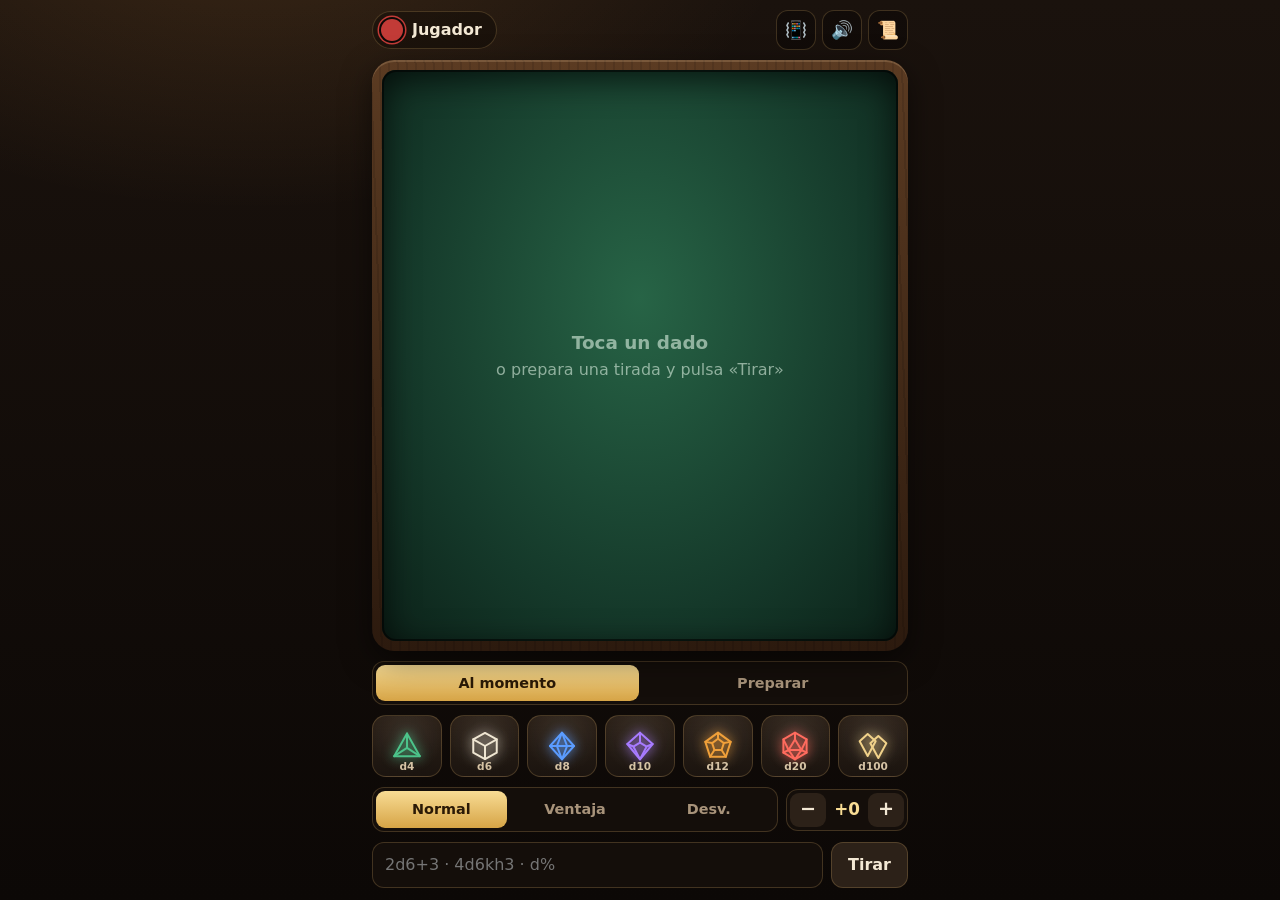
<file: static/dados-movil.html>
<!doctype html>
<html lang="es">
<head>
<meta charset="utf-8">
<meta name="viewport" content="width=device-width, initial-scale=1, viewport-fit=cover, user-scalable=no">
<meta name="theme-color" content="#120c09">
<meta name="apple-mobile-web-app-capable" content="yes">
<meta name="mobile-web-app-capable" content="yes">
<title>Dados · Mesa de D&amp;D</title>
<link rel="icon" href="data:image/svg+xml,%3Csvg xmlns='http://www.w3.org/2000/svg' viewBox='0 0 24 24'%3E%3Cpath d='M12 2 20.7 7v10L12 22l-8.7-5V7Z' fill='%23c23b37' stroke='%23f8dc94'/%3E%3C/svg%3E">
<!-- Generado por tools/build_movil.py a partir de movil/ y static/js/lib/. No lo edites a mano. -->
<style>
:root {
  --gold: #e2b456; --gold-2: #f8dc94; --text: #f3e8d4; --muted: #a8937a; --line: rgba(226, 184, 112, .22);
  --panel: #241a13; --sunken: #140e0a; --crimson: #e0524a; --emerald: #4cc38a;
  color-scheme: dark;
}
* { box-sizing: border-box; -webkit-tap-highlight-color: transparent; }
html, body { margin: 0; height: 100%; }
body {
  color: var(--text); font: 500 16px/1.4 "Segoe UI", system-ui, -apple-system, Roboto, sans-serif;
  background: radial-gradient(900px 500px at 20% -10%, rgba(255, 168, 76, .14), transparent 60%), linear-gradient(180deg, #1a120d, #0c0806);
  overscroll-behavior: none; user-select: none; -webkit-user-select: none;
}
button { font: inherit; color: inherit; cursor: pointer; }
[hidden] { display: none !important; }
.app { display: flex; flex-direction: column; height: 100dvh; padding: max(10px, env(safe-area-inset-top)) 12px max(12px, env(safe-area-inset-bottom)); gap: 10px; }

.top { display: flex; align-items: center; justify-content: space-between; gap: 8px; }
.who { display: flex; align-items: center; gap: 9px; padding: 7px 14px 7px 8px; border-radius: 999px; border: 1px solid var(--line); background: rgba(0, 0, 0, .3); font-weight: 700; max-width: 60%; }
.who span:last-child { overflow: hidden; text-overflow: ellipsis; white-space: nowrap; }
.who-dot { flex: none; width: 22px; height: 22px; border-radius: 50%; box-shadow: 0 0 0 2px #0c0806, 0 0 0 3.5px currentColor; }
.top-actions { display: flex; gap: 6px; }
.icon-btn { width: 40px; height: 40px; border-radius: 12px; border: 1px solid var(--line); background: rgba(0, 0, 0, .3); font-size: 1.1rem; display: grid; place-items: center; }
.icon-btn[aria-pressed="true"] { background: var(--gold); border-color: var(--gold); }

.tray {
  position: relative; flex: 1; min-height: 200px; border-radius: 22px; padding: 10px; overflow: hidden;
  background: repeating-linear-gradient(88deg, rgba(0, 0, 0, .1) 0 2px, transparent 2px 9px), linear-gradient(180deg, #5b3b22, #2c1a0e);
  box-shadow: 0 10px 30px rgba(0, 0, 0, .5), inset 0 2px 0 rgba(255, 220, 170, .18);
}
.tray::before { content: ""; position: absolute; inset: 10px; border-radius: 14px; background: radial-gradient(ellipse at 50% 40%, #276446, #15392a 65%, #0c2219); box-shadow: inset 0 0 0 2px rgba(0, 0, 0, .55), inset 0 8px 34px rgba(0, 0, 0, .7); }
#cv { position: absolute; inset: 10px; width: calc(100% - 20px); height: calc(100% - 20px); z-index: 1; }
.hint { position: absolute; inset: 0; z-index: 2; display: grid; place-content: center; text-align: center; gap: 4px; color: rgba(220, 240, 225, .6); pointer-events: none; }
.hint b { font-size: 1.15rem; }
.result {
  position: absolute; top: 18px; left: 50%; transform: translateX(-50%); z-index: 3; min-width: 150px; max-width: 86%; padding: 8px 18px 10px;
  border-radius: 16px; text-align: center; background: rgba(12, 8, 6, .82); border: 1px solid #a8782a; backdrop-filter: blur(6px);
  animation: pop .35s cubic-bezier(.2, .8, .2, 1);
}
@keyframes pop { from { opacity: 0; transform: translate(-50%, -10px) scale(.8); } }
.result .lbl { font-size: .72rem; font-weight: 800; letter-spacing: .1em; text-transform: uppercase; color: var(--muted); }
.result .total { font: 800 3rem/1 Georgia, serif; color: var(--gold-2); text-shadow: 0 0 20px rgba(226, 180, 86, .5); }
.result .detail { font-size: .76rem; color: #d6c3a5; }
.result.crit { border-color: var(--emerald); } .result.crit .total { color: #9dffbf; }
.result.fumble { border-color: var(--crimson); } .result.fumble .total { color: #ff9c92; }
.result .tag { font-weight: 900; letter-spacing: .14em; font-size: .78rem; }

.controls { display: flex; flex-direction: column; gap: 10px; }
.mode, .seg { display: flex; padding: 3px; gap: 3px; border-radius: 12px; background: var(--sunken); border: 1px solid var(--line); }
.mode button, .seg button { flex: 1; padding: 8px 6px; border: 0; border-radius: 9px; background: transparent; color: var(--muted); font-weight: 700; font-size: .9rem; }
.mode button[aria-pressed="true"], .seg button[aria-pressed="true"] { background: linear-gradient(180deg, #f8dc94, #d6a446); color: #2a1906; }
.dice { display: grid; grid-template-columns: repeat(4, 1fr); gap: 8px; }
.die {
  position: relative; height: 62px; border-radius: 14px; border: 1px solid var(--line); color: var(--dc);
  background: radial-gradient(circle at 50% 35%, rgba(255, 255, 255, .08), transparent 70%), linear-gradient(180deg, #2c2118, #1b140f);
  display: grid; place-items: center; transition: transform .12s;
}
.die:active { transform: scale(.93); }
.die svg { width: 32px; height: 32px; filter: drop-shadow(0 0 6px currentColor); }
.die span { position: absolute; bottom: 3px; font-size: .66rem; font-weight: 800; color: #d6c3a5; }
.die i { position: absolute; top: -6px; right: -6px; min-width: 22px; height: 22px; padding: 0 5px; border-radius: 11px; background: var(--gold); color: #2a1906; font: 900 .75rem/22px system-ui; font-style: normal; text-align: center; }
.row { display: flex; gap: 8px; align-items: center; }
.row .seg { flex: 1; }
.mod { display: flex; align-items: center; gap: 4px; padding: 3px; border-radius: 12px; background: var(--sunken); border: 1px solid var(--line); }
.mod button { width: 36px; height: 34px; border-radius: 9px; border: 0; background: #2c2118; font-size: 1.2rem; font-weight: 700; }
.mod b { min-width: 34px; text-align: center; color: var(--gold-2); font-size: 1.05rem; }
.pool { flex: 1; font-weight: 800; color: var(--gold-2); font-size: 1.05rem; overflow: hidden; text-overflow: ellipsis; white-space: nowrap; }
.roll { padding: 12px 22px; border-radius: 13px; border: 1px solid #f2cd73; font-weight: 900; font-size: 1.05rem; color: #2a1906; background: linear-gradient(180deg, #f8dc94, #e2b456 45%, #b9862f); box-shadow: 0 3px 0 #6e4c16; }
.ghost { padding: 8px 12px; border-radius: 10px; border: 1px solid var(--line); background: transparent; color: var(--muted); font-weight: 700; }
.expr { display: flex; gap: 8px; }
.expr input { flex: 1; min-width: 0; padding: 11px 12px; border-radius: 12px; border: 1px solid var(--line); background: var(--sunken); color: var(--text); font: inherit; font-size: 16px; user-select: text; -webkit-user-select: text; }
.expr button { padding: 0 16px; border-radius: 12px; border: 1px solid var(--line); background: #2c2118; font-weight: 800; }

.sheet {
  position: fixed; left: 0; right: 0; bottom: 0; z-index: 20; max-height: 75dvh; overflow: auto; padding: 16px 16px max(16px, env(safe-area-inset-bottom));
  border-radius: 22px 22px 0 0; background: #1d1510; border-top: 1px solid var(--line); box-shadow: 0 -20px 50px rgba(0, 0, 0, .6);
  animation: up .3s cubic-bezier(.2, .8, .2, 1);
}
@keyframes up { from { transform: translateY(100%); } }
.sheet-head { display: flex; align-items: center; gap: 8px; margin-bottom: 12px; }
.sheet-head b { flex: 1; font-size: 1.1rem; color: var(--gold-2); }
#hist { list-style: none; margin: 0; padding: 0; display: flex; flex-direction: column; gap: 6px; }
#hist li { display: flex; align-items: center; gap: 10px; padding: 8px 10px; border-radius: 12px; background: rgba(0, 0, 0, .25); }
#hist li div { flex: 1; min-width: 0; }
#hist small { display: block; color: var(--muted); font-size: .72rem; }
#hist .t { font: 800 1.4rem Georgia, serif; color: var(--gold-2); }
#hist li.crit .t { color: #9dffbf; } #hist li.fumble .t { color: #ff9c92; }
.field { display: flex; flex-direction: column; gap: 5px; font-size: .78rem; font-weight: 800; color: var(--muted); text-transform: uppercase; letter-spacing: .08em; }
.field input { padding: 11px 12px; border-radius: 12px; border: 1px solid var(--line); background: var(--sunken); color: var(--text); font: inherit; font-size: 16px; text-transform: none; letter-spacing: 0; user-select: text; -webkit-user-select: text; }
.swatches { display: grid; grid-template-columns: repeat(6, 1fr); gap: 10px; margin-top: 14px; }
.swatches button { aspect-ratio: 1; border-radius: 50%; border: 3px solid transparent; box-shadow: 0 0 0 1px rgba(255, 255, 255, .2); }
.swatches button[aria-pressed="true"] { border-color: #fff; }
@media (min-width: 700px) { .app { max-width: 560px; margin: 0 auto; } .dice { grid-template-columns: repeat(7, 1fr); } }
</style>
</head>
<body>
<main class="app">
  <header class="top">
    <button class="who" id="who" type="button" aria-label="Quién tira y color de los dados"><span class="who-dot" id="whoDot"></span><span id="whoName">Jugador</span></button>
    <div class="top-actions">
      <button class="icon-btn" id="shake" type="button" aria-label="Agitar el móvil para tirar" title="Agitar para tirar">📳</button>
      <button class="icon-btn" id="sound" type="button" aria-label="Sonido">🔊</button>
      <button class="icon-btn" id="histBtn" type="button" aria-label="Historial">📜</button>
    </div>
  </header>

  <section class="tray" id="tray">
    <canvas id="cv" aria-label="Bandeja de dados"></canvas>
    <div class="hint" id="hint"><b>Toca un dado</b><span>o prepara una tirada y pulsa «Tirar»</span></div>
    <div class="result" id="result" hidden></div>
  </section>

  <section class="controls">
    <div class="mode" role="group" aria-label="Modo">
      <button type="button" data-mode="now" aria-pressed="true">Al momento</button>
      <button type="button" data-mode="pool" aria-pressed="false">Preparar</button>
    </div>
    <div class="dice" id="dice"></div>
    <div class="row">
      <div class="seg" id="adv" role="group" aria-label="Ventaja">
        <button type="button" data-v="" aria-pressed="true">Normal</button>
        <button type="button" data-v="adv" aria-pressed="false">Ventaja</button>
        <button type="button" data-v="dis" aria-pressed="false">Desv.</button>
      </div>
      <div class="mod"><button type="button" id="modMinus" aria-label="Restar 1">−</button><b id="modVal">+0</b><button type="button" id="modPlus" aria-label="Sumar 1">+</button></div>
    </div>
    <div class="row pool-row" id="poolRow" hidden>
      <span class="pool" id="pool">Bandeja vacía</span>
      <button type="button" class="ghost" id="clear">Vaciar</button>
      <button type="button" class="roll" id="roll">¡Tirar!</button>
    </div>
    <form class="expr" id="exprForm">
      <input id="expr" placeholder="2d6+3 · 4d6kh3 · d%" autocomplete="off" aria-label="Tirada libre">
      <button type="submit">Tirar</button>
    </form>
  </section>
</main>

<aside class="sheet" id="histSheet" hidden>
  <div class="sheet-head"><b>Historial</b><button type="button" class="ghost" id="histClear">Borrar</button><button type="button" class="icon-btn" id="histClose" aria-label="Cerrar">✕</button></div>
  <ul id="hist"></ul>
</aside>

<aside class="sheet" id="whoSheet" hidden>
  <div class="sheet-head"><b>¿Quién tira?</b><button type="button" class="icon-btn" id="whoClose" aria-label="Cerrar">✕</button></div>
  <label class="field">Nombre<input id="whoInput" maxlength="30" placeholder="Tu personaje"></label>
  <div class="swatches" id="swatches"></div>
</aside>

<script>
/*
 * Dice3D — dados poliédricos en 3D dibujados en un <canvas>, sin dependencias.
 *
 * Los dados se lanzan con física sencilla (rebotes, rozamiento, choques entre ellos),
 * giran en 3D y terminan mostrando hacia arriba la cara con el valor que se les pide:
 * el resultado lo decide quien llama (el servidor en Python o el móvil), el motor solo
 * lo anima.
 *
 *   const tray = Dice3D.createTray(canvas, { overlay: true });
 *   await tray.roll([{ sides: 20, value: 17 }, { sides: 6, value: 3 }], { origin: { x, y } });
 *
 * Es un script clásico (no módulo) para poder incrustarlo en la página de dados del móvil,
 * que se abre como fichero sin servidor.
 */
(function (global) {
  'use strict';

  // ---------------------------------------------------------------- vectores
  const sub = (a, b) => [a[0] - b[0], a[1] - b[1], a[2] - b[2]];
  const add = (a, b) => [a[0] + b[0], a[1] + b[1], a[2] + b[2]];
  const mulS = (a, s) => [a[0] * s, a[1] * s, a[2] * s];
  const dot = (a, b) => a[0] * b[0] + a[1] * b[1] + a[2] * b[2];
  const cross = (a, b) => [a[1] * b[2] - a[2] * b[1], a[2] * b[0] - a[0] * b[2], a[0] * b[1] - a[1] * b[0]];
  const len = (a) => Math.hypot(a[0], a[1], a[2]);
  const norm = (a) => { const l = len(a) || 1; return [a[0] / l, a[1] / l, a[2] / l]; };

  // ------------------------------------------------------------- cuaterniones [w, x, y, z]
  const qMul = (a, b) => [
    a[0] * b[0] - a[1] * b[1] - a[2] * b[2] - a[3] * b[3],
    a[0] * b[1] + a[1] * b[0] + a[2] * b[3] - a[3] * b[2],
    a[0] * b[2] - a[1] * b[3] + a[2] * b[0] + a[3] * b[1],
    a[0] * b[3] + a[1] * b[2] - a[2] * b[1] + a[3] * b[0],
  ];
  const qNorm = (q) => { const l = Math.hypot(q[0], q[1], q[2], q[3]) || 1; return [q[0] / l, q[1] / l, q[2] / l, q[3] / l]; };
  const qAxis = (axis, angle) => { const a = norm(axis); const s = Math.sin(angle / 2); return [Math.cos(angle / 2), a[0] * s, a[1] * s, a[2] * s]; };
  function qBetween(u, v) { // rotación mínima que lleva u a v (unitarios)
    const d = dot(u, v);
    if (d < -0.999999) {
      let axis = cross([1, 0, 0], u);
      if (len(axis) < 1e-6) axis = cross([0, 1, 0], u);
      return qAxis(axis, Math.PI);
    }
    const c = cross(u, v);
    return qNorm([1 + d, c[0], c[1], c[2]]);
  }
  function qSlerp(a, b, t) {
    let d = a[0] * b[0] + a[1] * b[1] + a[2] * b[2] + a[3] * b[3];
    if (d < 0) { b = b.map((x) => -x); d = -d; }
    if (d > 0.9995) return qNorm(a.map((x, i) => x + (b[i] - x) * t));
    const th = Math.acos(d);
    const s = Math.sin(th);
    const wa = Math.sin((1 - t) * th) / s;
    const wb = Math.sin(t * th) / s;
    return a.map((x, i) => x * wa + b[i] * wb);
  }
  function qMatrix(q) {
    const [w, x, y, z] = q;
    return [
      1 - 2 * (y * y + z * z), 2 * (x * y - w * z), 2 * (x * z + w * y),
      2 * (x * y + w * z), 1 - 2 * (x * x + z * z), 2 * (y * z - w * x),
      2 * (x * z - w * y), 2 * (y * z + w * x), 1 - 2 * (x * x + y * y),
    ];
  }
  const mApply = (m, v) => [
    m[0] * v[0] + m[1] * v[1] + m[2] * v[2],
    m[3] * v[0] + m[4] * v[1] + m[5] * v[2],
    m[6] * v[0] + m[7] * v[1] + m[8] * v[2],
  ];
  const qRotate = (q, v) => mApply(qMatrix(q), v);
  function qRandom() {
    const u1 = Math.random(); const u2 = Math.random() * 2 * Math.PI; const u3 = Math.random() * 2 * Math.PI;
    const a = Math.sqrt(1 - u1); const b = Math.sqrt(u1);
    return [a * Math.sin(u2), a * Math.cos(u2), b * Math.sin(u3), b * Math.cos(u3)];
  }

  // ---------------------------------------------------------------- geometría
  // Envolvente convexa por fuerza bruta: basta para poliedros de hasta ~20 vértices.
  function hull(points) {
    const n = points.length;
    const eps = 1e-5;
    const seen = new Set();
    const faces = [];
    for (let i = 0; i < n; i++) for (let j = i + 1; j < n; j++) for (let k = j + 1; k < n; k++) {
      let nrm = cross(sub(points[j], points[i]), sub(points[k], points[i]));
      if (len(nrm) < 1e-9) continue;
      nrm = norm(nrm);
      let d = dot(nrm, points[i]);
      let pos = 0; let neg = 0;
      for (const p of points) { const s = dot(nrm, p) - d; if (s > eps) pos++; else if (s < -eps) neg++; }
      if (pos && neg) continue;
      if (pos) { nrm = mulS(nrm, -1); d = -d; }
      const on = [];
      points.forEach((p, idx) => { if (Math.abs(dot(nrm, p) - d) <= eps) on.push(idx); });
      const key = on.slice().sort((a, b) => a - b).join(',');
      if (seen.has(key)) continue;
      seen.add(key);
      const c = mulS(on.reduce((acc, idx) => add(acc, points[idx]), [0, 0, 0]), 1 / on.length);
      const u = norm(sub(points[on[0]], c));
      const v = cross(nrm, u);
      on.sort((a, b) => {
        const pa = sub(points[a], c); const pb = sub(points[b], c);
        return Math.atan2(dot(pa, v), dot(pa, u)) - Math.atan2(dot(pb, v), dot(pb, u));
      });
      faces.push({ idx: on, n: nrm, c });
    }
    return faces;
  }

  const PHI = (1 + Math.sqrt(5)) / 2;
  const SHAPES = {
    4: () => [[1, 1, 1], [1, -1, -1], [-1, 1, -1], [-1, -1, 1]],
    6: () => { const p = []; for (const x of [-1, 1]) for (const y of [-1, 1]) for (const z of [-1, 1]) p.push([x, y, z]); return p; },
    8: () => [[1, 0, 0], [-1, 0, 0], [0, 1, 0], [0, -1, 0], [0, 0, 1], [0, 0, -1]],
    10: () => {
      const a = (1 - Math.cos(Math.PI / 5)) / (1 + Math.cos(Math.PI / 5)); // hace planas las caras de cometa
      const p = [[0, 0, 1], [0, 0, -1]];
      for (let i = 0; i < 10; i++) {
        const ang = (i * Math.PI) / 5;
        p.push([Math.cos(ang), Math.sin(ang), i % 2 ? -a : a]);
      }
      return p;
    },
    12: () => {
      const p = [];
      for (const x of [-1, 1]) for (const y of [-1, 1]) for (const z of [-1, 1]) p.push([x, y, z]);
      for (const a of [-1, 1]) for (const b of [-1, 1]) {
        p.push([0, a / PHI, b * PHI]);
        p.push([a / PHI, b * PHI, 0]);
        p.push([a * PHI, 0, b / PHI]);
      }
      return p;
    },
    20: () => {
      const p = [];
      for (const a of [-1, 1]) for (const b of [-1, 1]) {
        p.push([0, a, b * PHI]);
        p.push([a, b * PHI, 0]);
        p.push([a * PHI, 0, b]);
      }
      return p;
    },
    2: () => { // moneda: prisma de 16 lados muy plano
      const p = [];
      for (let i = 0; i < 16; i++) {
        const ang = (i * Math.PI) / 8;
        p.push([Math.cos(ang), Math.sin(ang), 0.16]);
        p.push([Math.cos(ang), Math.sin(ang), -0.16]);
      }
      return p;
    },
  };

  const geoCache = {};
  function geometry(kind) {
    if (geoCache[kind]) return geoCache[kind];
    const pts = SHAPES[kind]();
    const r = Math.max(...pts.map(len));
    const verts = pts.map((p) => mulS(p, 1 / r));
    let faces = hull(verts);
    if (kind === 2) faces = faces.filter((f) => Math.abs(f.n[2]) > 0.9).concat(faces.filter((f) => Math.abs(f.n[2]) <= 0.9));
    // Vector «arriba» del número de cada cara: hacia un vértice (en el d4, hacia una punta).
    faces.forEach((f) => {
      let up = sub(verts[f.idx[0]], f.c);
      if (kind === 6) up = sub(mulS(add(verts[f.idx[0]], verts[f.idx[1]]), 0.5), f.c); // número recto, hacia una arista
      if (kind === 10) { // en las cometas del d10, hacia el vértice más lejano (el polo)
        up = f.idx.map((i) => sub(verts[i], f.c)).sort((a, b) => len(b) - len(a))[0];
      }
      up = norm(sub(up, mulS(f.n, dot(up, f.n))));
      f.up = up;
      f.size = Math.min(...f.idx.map((i) => len(sub(verts[i], f.c))));
    });
    // Caras opuestas suman N+1, como en los dados de verdad.
    const labelled = kind === 2 ? faces.slice(0, 2) : faces;
    const N = labelled.length;
    const labels = new Array(faces.length).fill(0);
    let next = 1;
    labelled.forEach((f, i) => {
      if (labels[i]) return;
      labels[i] = next;
      const opp = labelled.findIndex((g, j) => j !== i && !labels[j] && dot(g.n, f.n) < -0.999);
      if (opp >= 0) labels[opp] = N + 1 - next;
      next = next + 1;
      while (labels.includes(next) && next <= N) next++;
    });
    geoCache[kind] = { verts, faces, labels };
    return geoCache[kind];
  }

  // ------------------------------------------------------------- aspecto
  const PALETTE = {
    4: { body: '#2f9e6a', ink: '#f4fff8' },
    6: { body: '#efe6d2', ink: '#3a2412' },
    8: { body: '#3567c8', ink: '#f2f6ff' },
    10: { body: '#8a4fd1', ink: '#fbf5ff' },
    12: { body: '#d98b22', ink: '#2b1500' },
    20: { body: '#c23b37', ink: '#fff6ef' },
    100: { body: '#25262c', ink: '#f1d28a' },
    2: { body: '#c9a24a', ink: '#3a2a08' },
    0: { body: '#5c6470', ink: '#ffffff' },
  };
  const LABEL_SCALE = { 4: 0.36, 6: 0.5, 8: 0.36, 10: 0.32, 12: 0.32, 20: 0.26, 2: 0.55 };
  const LIGHT = norm([-0.45, -0.65, 0.9]);
  const HALF = norm(add(LIGHT, [0, 0, 1]));
  const CAM = 5.5; // distancia de la cámara en radios: perspectiva suave

  function hexRgb(hex) {
    const h = hex.replace('#', '');
    const v = h.length === 3 ? h.split('').map((c) => c + c).join('') : h;
    return [parseInt(v.slice(0, 2), 16), parseInt(v.slice(2, 4), 16), parseInt(v.slice(4, 6), 16)];
  }
  const shade = (rgb, k, spec = 0) => `rgb(${rgb.map((c) => Math.round(Math.min(255, c * k + 255 * spec))).join(',')})`;

  // ------------------------------------------------------------------ sonido
  let audioCtx = null;
  const sound = { enabled: true, volume: 0.6 };
  function clack(strength) {
    if (!sound.enabled || strength < 0.05) return;
    try {
      audioCtx = audioCtx || new (global.AudioContext || global.webkitAudioContext)();
      const ctx = audioCtx;
      if (ctx.state === 'suspended') ctx.resume();
      const t = ctx.currentTime;
      const dur = 0.045 + Math.random() * 0.03;
      const buf = ctx.createBuffer(1, Math.ceil(ctx.sampleRate * dur), ctx.sampleRate);
      const data = buf.getChannelData(0);
      for (let i = 0; i < data.length; i++) data[i] = (Math.random() * 2 - 1) * Math.pow(1 - i / data.length, 3);
      const src = ctx.createBufferSource();
      src.buffer = buf;
      const bp = ctx.createBiquadFilter();
      bp.type = 'bandpass';
      bp.frequency.value = 1800 + Math.random() * 2600;
      bp.Q.value = 2.5 + Math.random() * 3;
      const g = ctx.createGain();
      g.gain.setValueAtTime(Math.min(1, strength) * sound.volume, t);
      g.gain.exponentialRampToValueAtTime(0.001, t + dur);
      src.connect(bp).connect(g).connect(ctx.destination);
      src.start(t);
    } catch (e) { /* sin audio */ }
  }
  // Los dados agitándose en la mano o en el cubilete antes de lanzarlos.
  function rattle(count) {
    if (!sound.enabled) return;
    const n = 5 + Math.min(6, count || 1);
    for (let i = 0; i < n; i++) setTimeout(() => clack(0.12 + Math.random() * 0.22), i * 38 + Math.random() * 22);
  }

  function chime(good) {
    if (!sound.enabled) return;
    try {
      audioCtx = audioCtx || new (global.AudioContext || global.webkitAudioContext)();
      const ctx = audioCtx;
      const t = ctx.currentTime;
      const notes = good ? [523.25, 659.25, 783.99, 1046.5] : [196, 174.61, 146.83];
      notes.forEach((f, i) => {
        const o = ctx.createOscillator();
        const g = ctx.createGain();
        o.type = good ? 'triangle' : 'sawtooth';
        o.frequency.value = f;
        const start = t + i * (good ? 0.07 : 0.11);
        g.gain.setValueAtTime(0.0001, start);
        g.gain.exponentialRampToValueAtTime(good ? 0.18 * sound.volume : 0.08 * sound.volume, start + 0.02);
        g.gain.exponentialRampToValueAtTime(0.0001, start + (good ? 0.5 : 0.45));
        o.connect(g).connect(ctx.destination);
        o.start(start);
        o.stop(start + 0.6);
      });
    } catch (e) { /* sin audio */ }
  }

  // ------------------------------------------------------------------ bandeja
  function createTray(canvas, opts) {
    opts = Object.assign({ overlay: false, hold: 2400, fade: 700, font: '800 {px}px "Alegreya Sans", "Segoe UI", system-ui, sans-serif' }, opts || {});
    const ctx = canvas.getContext('2d');
    const impact = (strength) => { clack(strength); if (opts.onImpact && strength > 0.15) opts.onImpact(strength); };
    let W = 0; let H = 0; let dpr = 1;
    let dice = [];
    let particles = [];
    let scheduled = false;
    let destroyed = false;
    let last = 0;
    let rollToken = 0;
    let fadeStart = 0;
    let alpha = 1;
    let area = null; // límites de la tirada actual (por defecto, todo el lienzo)

    function resize() {
      const rect = opts.overlay ? { width: global.innerWidth, height: global.innerHeight } : canvas.getBoundingClientRect();
      dpr = Math.min(2, global.devicePixelRatio || 1);
      W = Math.max(1, rect.width);
      H = Math.max(1, rect.height);
      canvas.width = Math.round(W * dpr);
      canvas.height = Math.round(H * dpr);
      if (opts.overlay) { canvas.style.width = `${W}px`; canvas.style.height = `${H}px`; }
      draw();
    }

    function bounds() {
      if (area) return area;
      const pad = opts.overlay ? Math.min(W, H) * 0.12 : 6;
      return { x0: pad, y0: pad, x1: W - pad, y1: H - pad };
    }

    function radiusFor(count) {
      const b = bounds();
      const base = opts.overlay ? Math.min(W, H, (b.x1 - b.x0) * 1.6, (b.y1 - b.y0) * 1.6) * 0.055 : Math.min(W, H) * 0.12;
      const shrink = count > 12 ? 0.6 : count > 6 ? 0.75 : count > 3 ? 0.88 : 1;
      return Math.max(16, Math.min(opts.overlay ? 58 : 64, base * shrink));
    }

    function makeDie(spec, i, count, origin, target) {
      let kind = spec.sides;
      let labelsOf = null;
      if (![2, 4, 6, 8, 10, 12, 20].includes(kind)) {
        if (kind === 3) { kind = 6; labelsOf = (g) => g.labels.map((l) => ((l - 1) % 3) + 1); }
        else { kind = 20; labelsOf = (g) => g.labels.map(() => 1 + Math.floor(Math.random() * spec.sides)); }
      }
      const geo = geometry(kind);
      const labels = labelsOf ? labelsOf(geo) : geo.labels.slice();
      let value = spec.value;
      if (kind === 10 && (value === 0)) value = 10;
      let face = labels.map((l, fi) => (l === value ? fi : -1)).filter((fi) => fi >= 0);
      if (!face.length) { // valor fuera de lo normal en este dado: se escribe en una cara cualquiera
        const fi = Math.floor(Math.random() * labels.length);
        labels[fi] = value;
        face = [fi];
      }
      const target_face = face[Math.floor(Math.random() * face.length)];
      const pal = PALETTE[spec.palette || spec.sides] || PALETTE[kind] || PALETTE[0];
      const body = spec.color || pal.body;
      const rgb = hexRgb(body);
      const lum = (0.299 * rgb[0] + 0.587 * rgb[1] + 0.114 * rgb[2]) / 255;
      const ink = spec.ink || (spec.color ? (lum > 0.6 ? '#2a1a0c' : '#ffffff') : pal.ink);
      const display = spec.display || (kind === 10 ? (l) => (l === 10 ? '0' : String(l)) : (l) => String(l));

      const r = radiusFor(count);
      const b = bounds();
      const spread = (i - (count - 1) / 2) * r * 0.9;
      const ox = origin ? origin.x : (b.x0 + b.x1) / 2 + spread;
      const oy = origin ? origin.y : b.y1;
      const tx = target.x + (Math.random() - 0.5) * Math.min(W, H) * 0.35 + spread;
      const ty = target.y + (Math.random() - 0.5) * Math.min(W, H) * 0.25;
      const dx = tx - ox; const dy = ty - oy;
      const dist = Math.hypot(dx, dy) || 1;
      // velocidad pensada para que el dado se pare cerca del destino tras volar, rebotar y rodar
      const speed = Math.max(260, Math.min(1600, dist * 1.05)) * (0.85 + Math.random() * 0.3);
      const omega = norm([Math.random() - 0.5, Math.random() - 0.5, Math.random() - 0.5]);
      const duration = 1500 + Math.random() * 450 + Math.min(600, count * 40);

      return {
        kind, geo, labels, display, face: target_face, rgb, ink, edge: shade(rgb, 1.25, 0.12),
        dropped: !!spec.dropped, fx: spec.fx || '', value,
        x: Math.min(Math.max(ox, r), W - r), y: Math.min(Math.max(oy, r), H - r), h: 70 + Math.random() * 60,
        vx: (dx / dist) * speed, vy: (dy / dist) * speed, vh: 380 + Math.random() * 260,
        r, q: qRandom(), w: mulS(omega, 14 + Math.random() * 10), inside: false,
        t: 0, duration, settleFrom: null, settled: false, settleQ: null, glow: 0,
      };
    }

    function targetQuat(d) {
      const f = d.geo.faces[d.face];
      const align = qBetween(f.n, [0, 0, 1]);
      const up = qRotate(align, f.up);
      const want = -Math.PI / 2 + (Math.random() - 0.5) * 0.5; // número casi derecho, con un poco de gracia
      const spin = qAxis([0, 0, 1], want - Math.atan2(up[1], up[0]));
      return qNorm(qMul(spin, align));
    }

    function step(dt) {
      const b = bounds();
      let moving = false;
      for (const d of dice) {
        if (d.settled) continue;
        moving = true;
        d.t += dt * 1000;
        const p = d.t / d.duration;
        // altura y rebotes
        d.vh -= 2600 * dt;
        d.h += d.vh * dt;
        if (d.h <= 0) {
          d.h = 0;
          if (d.vh < -90) { impact(Math.min(1, -d.vh / 900)); d.vh = -d.vh * 0.42; d.vx *= 0.86; d.vy *= 0.86; }
          else d.vh = 0;
        }
        // rozamiento en la mesa
        const fr = d.h <= 0.5 ? (d.settleFrom != null ? 5.5 : 1.9) : 0.25;
        d.vx *= Math.exp(-fr * dt);
        d.vy *= Math.exp(-fr * dt);
        d.x += d.vx * dt;
        d.y += d.vy * dt;
        // paredes (solo cuando el dado ya ha entrado en la mesa: puede salir de un botón de fuera)
        if (!d.inside) d.inside = d.x > b.x0 + d.r && d.x < b.x1 - d.r && d.y > b.y0 + d.r && d.y < b.y1 - d.r;
        if (d.inside && d.x < b.x0 + d.r) { d.x = b.x0 + d.r; d.vx = Math.abs(d.vx) * 0.65; impact(Math.abs(d.vx) / 900); }
        if (d.inside && d.x > b.x1 - d.r) { d.x = b.x1 - d.r; d.vx = -Math.abs(d.vx) * 0.65; impact(Math.abs(d.vx) / 900); }
        if (d.inside && d.y < b.y0 + d.r) { d.y = b.y0 + d.r; d.vy = Math.abs(d.vy) * 0.65; impact(Math.abs(d.vy) / 900); }
        if (d.inside && d.y > b.y1 - d.r) { d.y = b.y1 - d.r; d.vy = -Math.abs(d.vy) * 0.65; impact(Math.abs(d.vy) / 900); }
        // giro: en el aire libre; en la mesa, rodando en la dirección del movimiento
        const speed = Math.hypot(d.vx, d.vy);
        if (d.h <= 0.5) {
          const roll = mulS([d.vy, -d.vx, 0], 1 / d.r);
          const k = Math.min(1, dt * 8);
          d.w = add(mulS(d.w, 1 - k), mulS(add(roll, [0, 0, d.w[2] * 0.9]), k));
        }
        if (d.settleFrom == null && p >= 0.62) { d.settleFrom = d.t; d.q0 = d.q; d.settleQ = targetQuat(d); }
        if (d.settleFrom != null) {
          const e = Math.min(1, (d.t - d.settleFrom) / (d.duration - d.settleFrom));
          const ease = 1 - Math.pow(1 - e, 3);
          // se sigue integrando un giro residual que se apaga, para que no «encaje» de golpe
          const dq0 = qMul([0, d.w[0], d.w[1], d.w[2]], d.q0);
          d.q0 = qNorm(d.q0.map((x, i) => x + 0.5 * dq0[i] * dt * (1 - ease)));
          d.q = qSlerp(d.q0, d.settleQ, ease);
          if (e >= 1) {
            d.settled = true; d.settledAt = performance.now(); d.h = 0; d.q = d.settleQ;
            if (d.fx) { burst(d); chime(d.fx === 'crit'); }
          }
        } else {
          const wq = [0, d.w[0], d.w[1], d.w[2]];
          const dq = qMul(wq, d.q);
          d.q = qNorm(d.q.map((x, i) => x + 0.5 * dq[i] * dt));
        }
        if (speed < 1) { d.vx = 0; d.vy = 0; }
      }
      // choques entre dados
      for (let i = 0; i < dice.length; i++) for (let j = i + 1; j < dice.length; j++) {
        const a = dice[i]; const c = dice[j];
        if (a.settled && c.settled) continue;
        const dx = c.x - a.x; const dy = c.y - a.y;
        const dist = Math.hypot(dx, dy) || 0.001;
        const min = (a.r + c.r) * 0.82;
        if (dist < min) {
          const nx = dx / dist; const ny = dy / dist;
          const push = (min - dist) / 2;
          if (!a.settled) { a.x -= nx * push; a.y -= ny * push; }
          if (!c.settled) { c.x += nx * push; c.y += ny * push; }
          const rel = (c.vx - a.vx) * nx + (c.vy - a.vy) * ny;
          if (rel < 0) {
            const imp = -rel * 0.85;
            if (!a.settled) { a.vx -= nx * imp; a.vy -= ny * imp; }
            if (!c.settled) { c.vx += nx * imp; c.vy += ny * imp; }
            impact(Math.min(1, -rel / 700));
          }
        }
      }
      // partículas
      particles = particles.filter((pt) => (pt.life -= dt) > 0);
      for (const pt of particles) {
        pt.vy += pt.g * dt;
        pt.vx *= Math.exp(-1.5 * dt); pt.vy *= Math.exp(-1.5 * dt);
        pt.x += pt.vx * dt; pt.y += pt.vy * dt;
      }
      for (const d of dice) if (d.fx && d.settled) d.glow = Math.min(1, d.glow + dt * 2.5);
      return moving;
    }

    function burst(d) {
      const crit = d.fx === 'crit';
      const colors = crit ? ['#ffe28a', '#8dffb0', '#ffffff', '#ffd25a'] : ['#ff5a4a', '#8b1a12', '#ff9a6a', '#3a0b08'];
      for (let i = 0; i < (crit ? 70 : 45); i++) {
        const a = Math.random() * Math.PI * 2;
        const s = (crit ? 160 : 90) + Math.random() * (crit ? 380 : 200);
        particles.push({
          x: d.x, y: d.y, vx: Math.cos(a) * s, vy: Math.sin(a) * s - (crit ? 120 : 0),
          g: crit ? 380 : -60, life: 0.7 + Math.random() * 0.8, max: 1.5,
          size: (crit ? 2 : 3) + Math.random() * (crit ? 3 : 5), color: colors[i % colors.length], smoke: !crit,
        });
      }
    }

    // ---------------------------------------------------------------- dibujo
    function drawDie(d) {
      const m = qMatrix(d.q);
      const R = d.r * (1 + d.h * 0.0022);
      const pts = d.geo.verts.map((v) => {
        const p = mApply(m, v);
        const s = CAM / (CAM - p[2]);
        return [d.x + p[0] * R * s, d.y - d.h * 0.12 + p[1] * R * s, p[2], s];
      });
      // sombra
      const sh = Math.max(0, 1 - d.h / 260);
      const sx = d.x + d.h * 0.28 + R * 0.12; const sy = d.y + d.h * 0.42 + R * 0.22;
      const grad = ctx.createRadialGradient(sx, sy, R * 0.1, sx, sy, R * (1.15 + d.h * 0.004));
      grad.addColorStop(0, `rgba(0,0,0,${0.42 * sh + 0.08})`);
      grad.addColorStop(1, 'rgba(0,0,0,0)');
      ctx.fillStyle = grad;
      ctx.beginPath();
      ctx.ellipse(sx, sy, R * (1.15 + d.h * 0.004), R * (0.95 + d.h * 0.003), 0, 0, Math.PI * 2);
      ctx.fill();
      // halo de crítico / pifia
      if (d.glow > 0) {
        const pulse = 0.75 + 0.25 * Math.sin(performance.now() / 180);
        const col = d.fx === 'crit' ? '120,255,160' : '255,60,40';
        const g2 = ctx.createRadialGradient(d.x, d.y, R * 0.4, d.x, d.y, R * 2.1);
        g2.addColorStop(0, `rgba(${col},${0.45 * d.glow * pulse})`);
        g2.addColorStop(1, `rgba(${col},0)`);
        ctx.fillStyle = g2;
        ctx.beginPath(); ctx.arc(d.x, d.y, R * 2.1, 0, Math.PI * 2); ctx.fill();
      }
      const faces = d.geo.faces.map((f, fi) => ({ f, fi, n: mApply(m, f.n) })).filter((o) => o.n[2] > 0.0001)
        .sort((a, b) => a.n[2] - b.n[2]);
      const labelScale = LABEL_SCALE[d.kind] || 0.28;
      for (const { f, fi, n } of faces) {
        const diff = Math.max(0, dot(n, LIGHT));
        const spec = Math.pow(Math.max(0, dot(n, HALF)), 28) * 0.55;
        const k = 0.42 + 0.68 * diff;
        ctx.beginPath();
        f.idx.forEach((vi, j) => (j ? ctx.lineTo(pts[vi][0], pts[vi][1]) : ctx.moveTo(pts[vi][0], pts[vi][1])));
        ctx.closePath();
        ctx.fillStyle = shade(d.rgb, k, spec);
        ctx.fill();
        ctx.lineJoin = 'round';
        ctx.lineWidth = Math.max(1, R * 0.035);
        ctx.strokeStyle = d.edge;
        ctx.globalAlpha *= 0.55;
        ctx.stroke();
        ctx.globalAlpha /= 0.55;
        // número sobre la cara, deformado con la perspectiva de la cara
        const label = d.labels[fi];
        if (!label || n[2] < 0.18) continue;
        const c = mApply(m, f.c);
        const s = CAM / (CAM - c[2]);
        const up = mApply(m, f.up);
        const right = cross(n, up);
        const cx = d.x + c[0] * R * s; const cy = d.y - d.h * 0.12 + c[1] * R * s;
        const px = Math.round(R * labelScale * (f.size / 0.5 > 1.6 ? 1.15 : 1));
        const text = d.display(label);
        ctx.save();
        ctx.setTransform(dpr * right[0] * s, dpr * right[1] * s, dpr * -up[0] * s, dpr * -up[1] * s, dpr * cx, dpr * cy);
        ctx.font = opts.font.replace('{px}', px);
        ctx.textAlign = 'center';
        ctx.textBaseline = 'middle';
        ctx.globalAlpha *= Math.min(1, (n[2] - 0.18) * 3);
        ctx.fillStyle = 'rgba(0,0,0,0.35)';
        ctx.fillText(text, px * 0.04, px * 0.07);
        ctx.fillStyle = d.ink;
        ctx.fillText(text, 0, 0);
        if ((text === '6' || text === '9') && d.kind > 8) ctx.fillRect(-px * 0.28, px * 0.5, px * 0.56, px * 0.09);
        ctx.restore();
      }
      if (d.dropped && d.settled) { // dado descartado (ventaja, 4d6kh3…): se apaga
        ctx.beginPath();
        ctx.arc(d.x, d.y, R * 1.05, 0, Math.PI * 2);
        ctx.fillStyle = 'rgba(15,10,8,0.55)';
        ctx.fill();
      }
    }

    function draw() {
      ctx.setTransform(dpr, 0, 0, dpr, 0, 0);
      ctx.clearRect(0, 0, W, H);
      ctx.globalAlpha = alpha;
      const order = dice.slice().sort((a, b) => a.h - b.h);
      for (const d of order) drawDie(d);
      ctx.globalAlpha = 1;
      ctx.globalCompositeOperation = 'lighter';
      for (const pt of particles) {
        const a = Math.max(0, pt.life / pt.max) * alpha;
        ctx.globalAlpha = pt.smoke ? a * 0.5 : a;
        ctx.fillStyle = pt.color;
        ctx.beginPath();
        ctx.arc(pt.x, pt.y, pt.size * (pt.smoke ? 1 + (1 - a) * 2 : 1), 0, Math.PI * 2);
        ctx.fill();
      }
      ctx.globalCompositeOperation = 'source-over';
      ctx.globalAlpha = 1;
    }

    function loop(now) {
      // subpasos fijos: la física va a tiempo real aunque el navegador dibuje pocos fotogramas
      let remaining = Math.min(0.25, (now - last) / 1000 || 0.016);
      last = now;
      let moving = false;
      while (remaining > 0.0005) {
        const dt = Math.min(1 / 120, remaining);
        moving = step(dt) || moving;
        remaining -= dt;
      }
      if (!moving && opts.overlay && dice.length) {
        fadeStart = fadeStart || now + opts.hold;
        if (now > fadeStart) alpha = Math.max(0, 1 - (now - fadeStart) / opts.fade);
        if (alpha <= 0) { dice = []; particles = []; alpha = 1; fadeStart = 0; }
      }
      draw();
      const glowing = dice.some((d) => d.glow > 0 && now - d.settledAt < 5000); // el halo late unos segundos
      if (dice.length && (moving || particles.length || glowing || (opts.overlay && dice.length))) schedule();
    }

    // Siguiente fotograma. Si el navegador no los pide (ventana minimizada o tapada), un temporizador
    // sigue moviendo los dados para que la tirada termine igualmente.
    function schedule() {
      if (scheduled || destroyed) return;
      scheduled = true;
      let fired = false;
      const fire = (t) => {
        if (fired) return;
        fired = true;
        cancelAnimationFrame(id);
        clearTimeout(tm);
        scheduled = false;
        if (!destroyed) loop(t);
      };
      const id = requestAnimationFrame(fire);
      const tm = setTimeout(() => fire(performance.now()), 120);
    }

    function start() {
      if (!scheduled) { last = performance.now(); schedule(); }
    }

    function roll(specs, rollOpts) {
      rollOpts = rollOpts || {};
      const token = ++rollToken;
      resize(); // mide de nuevo: el lienzo puede haber cambiado de tamaño o acabar de entrar en la página
      const list = specs.slice(0, rollOpts.max || 24);
      area = rollOpts.bounds || null;
      const b = bounds();
      const target = rollOpts.target || { x: (b.x0 + b.x1) / 2, y: (b.y0 + b.y1) / 2 };
      alpha = 1; fadeStart = 0; particles = [];
      dice = list.map((s, i) => makeDie(s, i, list.length, rollOpts.origin || null, target));
      start();
      if (rollOpts.rattle !== false) rattle(list.length);
      const deadline = performance.now() + 6000 + list.length * 60;
      return new Promise((resolve) => {
        const check = () => {
          if (token === rollToken && performance.now() > deadline) { // seguro por si el navegador deja de dibujar
            for (const d of dice) if (!d.settled) { d.q = d.settleQ || targetQuat(d); d.settled = true; d.settledAt = performance.now(); d.h = 0; }
            draw();
          }
          if (token !== rollToken) return resolve(null); // otra tirada la ha sustituido
          if (dice.every((d) => d.settled)) {
            const cx = dice.reduce((s, d) => s + d.x, 0) / dice.length;
            const cy = dice.reduce((s, d) => s + d.y, 0) / dice.length;
            const top = Math.min(...dice.map((d) => d.y - d.r));
            resolve({ x: cx, y: cy, top });
          } else setTimeout(check, 60);
        };
        check();
      });
    }

    function clear() { rollToken++; dice = []; particles = []; draw(); }

    const onResize = () => resize();
    if (opts.overlay) global.addEventListener('resize', onResize);
    let ro = null;
    if (!opts.overlay && global.ResizeObserver) { ro = new ResizeObserver(onResize); ro.observe(canvas); }
    resize();

    return {
      roll, clear, resize,
      get busy() { return dice.some((d) => !d.settled); },
      destroy() { destroyed = true; if (ro) ro.disconnect(); global.removeEventListener('resize', onResize); },
    };
  }

  // ------------------------------------------------------------ iconos SVG
  const ICONS = {
    4: '<path d="M12 2.6 21.6 19.6H2.4Z"/><path d="M12 2.6 12 13.4M2.4 19.6 12 13.4l9.6 6.2"/>',
    6: '<path d="M12 2.2 20.8 7v10L12 21.8 3.2 17V7Z"/><path d="M3.2 7 12 12l8.8-5M12 12v9.8"/>',
    8: '<path d="M12 2 21 12 12 22 3 12Z"/><path d="M3 12h18M12 2 8.2 12 12 22l3.8-10Z"/>',
    10: '<path d="M12 2 21.5 10.5 12 22 2.5 10.5Z"/><path d="M2.5 10.5 7 12.4 12 9.5l5 2.9 4.5-1.9M7 12.4 12 22l5-9.6M12 2v7.5"/>',
    12: '<path d="M12 2 21.5 8.9 17.9 20.1H6.1L2.5 8.9Z"/><path d="M12 6.6 16.4 9.8 14.7 15H9.3L7.6 9.8Z"/><path d="M12 2v4.6M21.5 8.9l-5.1.9M17.9 20.1 14.7 15M6.1 20.1 9.3 15M2.5 8.9l5.1.9"/>',
    20: '<path d="M12 2 20.7 7v10L12 22l-8.7-5V7Z"/><path d="M12 7.2 16.8 15H7.2Z"/><path d="M12 2v5.2M20.7 7l-3.9 8M3.3 7l3.9 8M3.3 17l3.9-2M20.7 17l-3.9-2M12 22l-4.8-7M12 22l4.8-7"/>',
    100: '<path d="M8 3 14 8.5 8 19.5 2 8.5Z"/><path d="M16 4.5 22 10 16 21l-6-11Z"/>',
    2: '<circle cx="12" cy="12" r="9"/><circle cx="12" cy="12" r="5.5"/>',
  };
  function icon(sides, size) {
    const s = size || 24;
    return `<svg viewBox="0 0 24 24" width="${s}" height="${s}" fill="none" stroke="currentColor" stroke-width="1.5" stroke-linejoin="round" stroke-linecap="round" aria-hidden="true">${ICONS[sides] || ICONS[20]}</svg>`;
  }

  // Convierte el resultado de una tirada (formato del servidor o de DiceNotation) en dados a animar.
  function diceFromResult(result, extra) {
    extra = extra || {};
    const out = [];
    const nat = result.crit;
    for (const p of result.parts || []) {
      if (!p.rolls) continue;
      p.rolls.forEach((v, i) => {
        const dropped = !(p.kept || []).includes(i);
        if (p.sides === 100) {
          const tens = v === 100 ? 10 : Math.floor(v / 10) || 10;
          const units = v % 10 || 10;
          out.push(Object.assign({ sides: 10, value: tens, dropped, palette: 100, display: (l) => (l === 10 ? '00' : String(l * 10)) }, extra));
          out.push(Object.assign({ sides: 10, value: units, dropped, palette: 100 }, extra));
          return;
        }
        const spec = Object.assign({ sides: p.sides, value: v, dropped }, extra);
        if (p.sides === 20 && !dropped && nat && v === result.natural) spec.fx = nat === 'critico' ? 'crit' : 'fumble';
        out.push(spec);
      });
    }
    return out;
  }

  global.Dice3D = { createTray, icon, diceFromResult, sound, geometry, rattle, clack };
})(typeof window !== 'undefined' ? window : globalThis);
</script>
<script>
/*
 * DiceNotation — intérprete de tiradas para la página de dados del móvil, que funciona sin servidor.
 * Es la misma notación y el mismo formato de resultado que server/dice.py:
 * "1d20+5", "2d6+1d4-1", "4d6kh3", "2d20kl1", "d%"; modo "adv"/"dis" para ventaja/desventaja.
 */
(function (global) {
  'use strict';
  const MAX_DICE = 200;
  const MAX_SIDES = 1000;
  const TERM = /([+-]?)(?:(\d*)d(\d+|%)(?:(kh|kl|k)(\d+))?|(\d+))/iy;

  function randInt(max) { // entero uniforme en [1, max] con el generador criptográfico si existe
    if (global.crypto && global.crypto.getRandomValues) {
      const buf = new Uint32Array(1);
      const limit = Math.floor(0x100000000 / max) * max;
      do { global.crypto.getRandomValues(buf); } while (buf[0] >= limit);
      return (buf[0] % max) + 1;
    }
    return 1 + Math.floor(Math.random() * max);
  }

  function roll(expr, mode) {
    const src = String(expr || '').trim().toLowerCase().replace(/\s+/g, '');
    if (!src) throw new Error('Escribe una tirada, por ejemplo 1d20+3');
    let pos = 0; let total = 0; let advUsed = false;
    const parts = [];
    while (pos < src.length) {
      TERM.lastIndex = pos;
      const m = TERM.exec(src);
      if (!m || m.index !== pos || TERM.lastIndex === pos) throw new Error(`No entiendo «${src.slice(pos)}»`);
      if (pos > 0 && !m[1]) throw new Error('Separa los términos con + o -');
      pos = TERM.lastIndex;
      const sign = m[1] === '-' ? -1 : 1;
      if (m[6] !== undefined) {
        const v = Number(m[6]);
        parts.push({ term: `${sign < 0 ? '-' : '+'}${v}`, value: sign * v });
        total += sign * v;
        continue;
      }
      let count = Number(m[2] || 1);
      const sides = m[3] === '%' ? 100 : Number(m[3]);
      let keep = (m[4] || '').toLowerCase();
      let keepN = Number(m[5] || 0);
      if (keep === 'k') keep = 'kh';
      if ((mode === 'adv' || mode === 'dis') && !advUsed && sides === 20 && count === 1 && !keep) {
        count = 2; keep = mode === 'adv' ? 'kh' : 'kl'; keepN = 1; advUsed = true;
      }
      if (!(count >= 1 && count <= MAX_DICE) || !(sides >= 2 && sides <= MAX_SIDES)) {
        throw new Error(`Como mucho ${MAX_DICE} dados de ${MAX_SIDES} caras`);
      }
      const rolls = Array.from({ length: count }, () => randInt(sides));
      let kept = rolls.map((_, i) => i);
      if (keep) {
        keepN = Math.max(1, Math.min(keepN, count));
        const order = kept.slice().sort((a, b) => (keep === 'kh' ? rolls[b] - rolls[a] : rolls[a] - rolls[b]));
        kept = order.slice(0, keepN).sort((a, b) => a - b);
      }
      const value = sign * kept.reduce((s, i) => s + rolls[i], 0);
      total += value;
      parts.push({ term: `${sign < 0 ? '-' : '+'}${count}d${sides}${keep}${keep ? keepN : ''}`, sides, rolls, kept, value });
    }
    const result = { expr: String(expr).trim(), mode: mode || '', total, parts };
    const d20 = parts.filter((p) => p.sides === 20);
    if (d20.length === 1 && d20[0].kept.length === 1) {
      const nat = d20[0].rolls[d20[0].kept[0]];
      result.natural = nat;
      result.crit = nat === 20 ? 'critico' : nat === 1 ? 'pifia' : '';
    }
    return result;
  }

  function describe(r) {
    return r.parts.map((p) => {
      if (!p.rolls) return p.term;
      const dice = p.rolls.map((v, i) => (p.kept.includes(i) ? String(v) : `(${v})`)).join(', ');
      return `${p.term.replace(/^\+/, '')} [${dice}]`;
    }).join(' ');
  }

  global.DiceNotation = { roll, describe };
})(typeof window !== 'undefined' ? window : globalThis);
</script>
<script>
// Dados en el móvil: página autónoma (sin servidor ni internet) con los mismos dados 3D de la mesa.
// Las tiradas se resuelven aquí con DiceNotation y el historial se guarda en el propio móvil.
(function () {
  'use strict';
  const $ = (id) => document.getElementById(id);
  const store = {
    get(k, d) { try { const v = localStorage.getItem(`dados.${k}`); return v == null ? d : JSON.parse(v); } catch (e) { return d; } },
    set(k, v) { try { localStorage.setItem(`dados.${k}`, JSON.stringify(v)); } catch (e) { /* sin almacenamiento */ } },
  };
  const COLORS = ['#c23b37', '#3567c8', '#2f9e6a', '#8a4fd1', '#d98b22', '#efe6d2', '#25262c', '#e0527f', '#2bb3b3', '#c9a24a', '#6b4a26', '#7d8590'];
  const DICE = [4, 6, 8, 10, 12, 20, 100];
  const state = {
    mode: store.get('mode', 'now'), adv: '', mod: 0, pool: {},
    name: store.get('name', 'Jugador'), color: store.get('color', ''), history: store.get('history', []),
  };

  Dice3D.sound.enabled = store.get('sound', true);
  const vibrate = (ms) => { try { navigator.vibrate && navigator.vibrate(ms); } catch (e) { /* sin vibración */ } };
  const tray = Dice3D.createTray($('cv'), { onImpact: (s) => vibrate(Math.round(8 + s * 20)) });

  // ----------------------------------------------------------------- tirar
  async function doRoll(expr, label) {
    let r;
    try { r = DiceNotation.roll(expr, state.adv); } catch (e) { showError(e.message); return; }
    r.label = label || expr;
    r.time = Date.now();
    $('hint').hidden = true;
    $('result').hidden = true;
    vibrate(15);
    await tray.roll(Dice3D.diceFromResult(r, state.color ? { color: state.color } : {}));
    showResult(r);
    if (r.crit) vibrate(r.crit === 'critico' ? [40, 60, 40, 60, 120] : [200]);
    state.history.unshift({ label: r.label, total: r.total, detail: DiceNotation.describe(r), crit: r.crit || '', time: r.time, mode: r.mode });
    state.history = state.history.slice(0, 60);
    store.set('history', state.history);
    drawHistory();
  }

  function showResult(r) {
    const el = $('result');
    const cls = r.crit === 'critico' ? 'crit' : r.crit === 'pifia' ? 'fumble' : '';
    el.className = `result ${cls}`;
    el.innerHTML = '';
    const add = (tag, cls2, text) => { const n = document.createElement(tag); n.className = cls2; n.textContent = text; el.append(n); };
    add('div', 'lbl', `${state.name}: ${r.label}${r.mode === 'adv' ? ' · ventaja' : r.mode === 'dis' ? ' · desventaja' : ''}`);
    add('div', 'total', String(r.total));
    add('div', 'detail', DiceNotation.describe(r));
    if (cls) add('div', 'tag', cls === 'crit' ? '¡CRÍTICO!' : '¡PIFIA!');
    el.hidden = false;
  }

  function showError(msg) {
    const el = $('result');
    el.className = 'result fumble';
    el.textContent = msg;
    el.hidden = false;
  }

  // ------------------------------------------------------------- controles
  const poolExpr = () => {
    const parts = DICE.filter((s) => state.pool[s] > 0).map((s) => `${state.pool[s]}d${s}`);
    if (state.mod) parts.push(String(state.mod));
    return parts.join('+').replace(/\+-/g, '-');
  };
  const withMod = (expr) => (state.mod ? `${expr}${state.mod > 0 ? '+' : ''}${state.mod}` : expr);
  const COLORS_BY = { 4: '#4cc38a', 6: '#efe6d2', 8: '#5b9cff', 10: '#a77bff', 12: '#f0a03a', 20: '#ff6b5e', 100: '#f1d28a' };

  function drawDice() {
    const box = $('dice');
    box.innerHTML = '';
    DICE.forEach((s) => {
      const b = document.createElement('button');
      b.type = 'button';
      b.className = 'die';
      b.style.setProperty('--dc', COLORS_BY[s]);
      b.setAttribute('aria-label', state.mode === 'now' ? `Tirar 1d${s}` : `Añadir 1d${s}`);
      b.innerHTML = `${Dice3D.icon(s, 32)}<span>d${s}</span>${state.pool[s] ? `<i>${state.pool[s]}</i>` : ''}`;
      b.addEventListener('click', () => {
        if (state.mode === 'now') doRoll(withMod(`1d${s}`), `d${s}`);
        else { state.pool[s] = (state.pool[s] || 0) + 1; vibrate(8); drawDice(); }
      });
      b.addEventListener('contextmenu', (e) => { e.preventDefault(); if (state.pool[s]) { state.pool[s] -= 1; drawDice(); } });
      box.append(b);
    });
    $('pool').textContent = poolExpr() || 'Bandeja vacía';
    $('poolRow').hidden = state.mode !== 'pool';
  }

  document.querySelectorAll('.mode button').forEach((b) => b.addEventListener('click', () => {
    state.mode = b.dataset.mode;
    store.set('mode', state.mode);
    document.querySelectorAll('.mode button').forEach((x) => x.setAttribute('aria-pressed', String(x === b)));
    drawDice();
  }));
  document.querySelectorAll('#adv button').forEach((b) => b.addEventListener('click', () => {
    state.adv = b.dataset.v;
    document.querySelectorAll('#adv button').forEach((x) => x.setAttribute('aria-pressed', String(x === b)));
  }));
  const drawMod = () => { $('modVal').textContent = state.mod >= 0 ? `+${state.mod}` : String(state.mod); $('pool').textContent = poolExpr() || 'Bandeja vacía'; };
  $('modMinus').addEventListener('click', () => { state.mod -= 1; drawMod(); });
  $('modPlus').addEventListener('click', () => { state.mod += 1; drawMod(); });
  $('clear').addEventListener('click', () => { state.pool = {}; state.mod = 0; drawMod(); drawDice(); });
  $('roll').addEventListener('click', () => { const e = poolExpr(); if (e) doRoll(e); });
  $('exprForm').addEventListener('submit', (e) => { e.preventDefault(); const v = $('expr').value.trim(); if (v) { $('expr').blur(); doRoll(v); } });

  // --------------------------------------------------------------- sonido
  const drawSound = () => { $('sound').textContent = Dice3D.sound.enabled ? '🔊' : '🔇'; };
  $('sound').addEventListener('click', () => { Dice3D.sound.enabled = !Dice3D.sound.enabled; store.set('sound', Dice3D.sound.enabled); drawSound(); });
  drawSound();

  // ---------------------------------------------------- agitar para tirar
  let shakeOn = false;
  let lastShake = 0;
  function onMotion(e) {
    const a = e.accelerationIncludingGravity || e.acceleration;
    if (!a) return;
    const force = Math.hypot(a.x || 0, a.y || 0, a.z || 0);
    if (force > 24 && Date.now() - lastShake > 1500 && !tray.busy) {
      lastShake = Date.now();
      const e2 = state.mode === 'pool' && poolExpr() ? poolExpr() : withMod('1d20');
      doRoll(e2, state.mode === 'pool' && poolExpr() ? '' : 'd20');
    }
  }
  $('shake').addEventListener('click', async () => {
    if (!shakeOn && window.DeviceMotionEvent && typeof DeviceMotionEvent.requestPermission === 'function') {
      try { if ((await DeviceMotionEvent.requestPermission()) !== 'granted') return; } catch (e) { return; }
    }
    shakeOn = !shakeOn;
    $('shake').setAttribute('aria-pressed', String(shakeOn));
    if (shakeOn) window.addEventListener('devicemotion', onMotion);
    else window.removeEventListener('devicemotion', onMotion);
    showError(shakeOn ? 'Agita el móvil para tirar (la bandeja o un d20)' : 'Agitar desactivado');
    $('result').className = 'result';
  });

  // ------------------------------------------------------------- historial
  function drawHistory() {
    const ul = $('hist');
    ul.innerHTML = '';
    if (!state.history.length) { const li = document.createElement('li'); li.textContent = 'Aún no has tirado.'; ul.append(li); return; }
    state.history.forEach((h) => {
      const li = document.createElement('li');
      li.className = h.crit === 'critico' ? 'crit' : h.crit === 'pifia' ? 'fumble' : '';
      const d = document.createElement('div');
      d.textContent = h.label;
      const sm = document.createElement('small');
      sm.textContent = `${h.detail} · ${new Date(h.time).toLocaleTimeString('es-ES', { hour: '2-digit', minute: '2-digit' })}`;
      d.append(sm);
      const t = document.createElement('span');
      t.className = 't';
      t.textContent = h.total;
      li.append(d, t);
      ul.append(li);
    });
  }
  $('histBtn').addEventListener('click', () => { $('histSheet').hidden = false; });
  $('histClose').addEventListener('click', () => { $('histSheet').hidden = true; });
  $('histClear').addEventListener('click', () => { state.history = []; store.set('history', []); drawHistory(); });

  // ------------------------------------------------------- quién tira y color
  function drawWho() {
    $('whoName').textContent = state.name || 'Jugador';
    $('whoDot').style.background = state.color || '#c23b37';
    $('whoDot').style.color = state.color || '#c23b37';
    const sw = $('swatches');
    sw.innerHTML = '';
    ['', ...COLORS].forEach((c) => {
      const b = document.createElement('button');
      b.type = 'button';
      b.style.background = c || 'conic-gradient(#4cc38a, #efe6d2, #5b9cff, #a77bff, #f0a03a, #ff6b5e, #4cc38a)';
      b.setAttribute('aria-label', c ? `Color ${c}` : 'Un color por tipo de dado');
      b.setAttribute('aria-pressed', String(c === state.color));
      b.addEventListener('click', () => { state.color = c; store.set('color', c); drawWho(); });
      sw.append(b);
    });
  }
  $('who').addEventListener('click', () => { $('whoInput').value = state.name; $('whoSheet').hidden = false; });
  $('whoClose').addEventListener('click', () => { $('whoSheet').hidden = true; });
  $('whoInput').addEventListener('input', (e) => { state.name = e.target.value.trim() || 'Jugador'; store.set('name', state.name); drawWho(); });

  document.querySelectorAll('.mode button').forEach((x) => x.setAttribute('aria-pressed', String(x.dataset.mode === state.mode)));
  drawDice();
  drawHistory();
  drawWho();
}());
</script>
</body>
</html>
</file>
